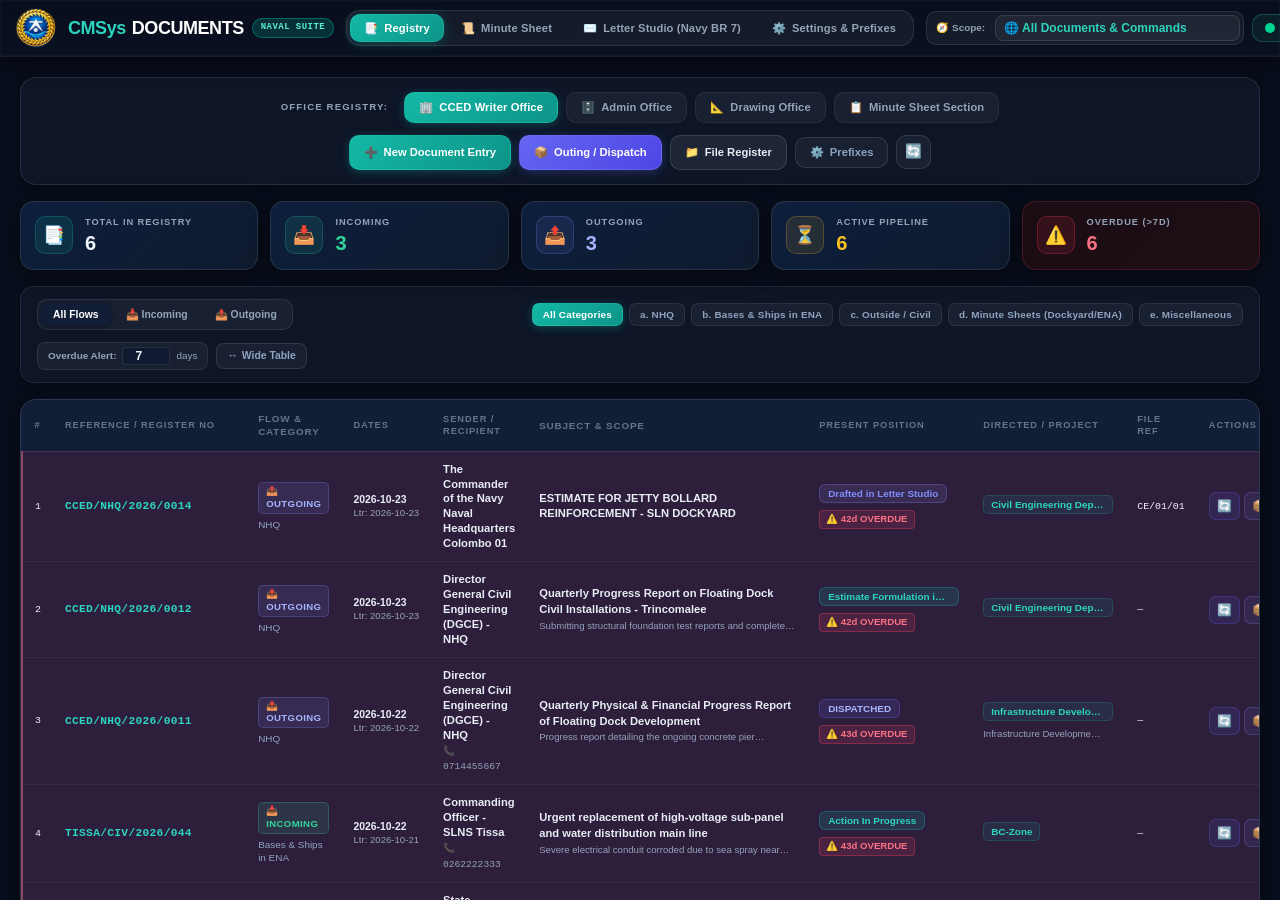
<file: index.html>
<!DOCTYPE html>
<html lang="en" class="h-full dark">
<head>
    <meta charset="UTF-8">
    <meta name="viewport" content="width=device-width, initial-scale=1.0">
    <title>CMSys Documents — Naval Document, Minute & Registry System</title>
    <!-- Tailwind CSS (Offline Static) -->
    <link rel="stylesheet" href="tailwind-static.css">
    <!-- Sinhala Fonts Suite -->
    <link rel="stylesheet" href="sinhala-fonts.css">
    <!-- Master Custom Styles -->
    <link rel="stylesheet" href="style.css">
    <link rel="icon" type="image/png" href="logo-crest.png">
    <style>
        /* Dark-mode flicker prevention */
        html.dark { background-color: #080e1c !important; color: #e8edf5 !important; }
    </style>
</head>
<body class="h-full font-sans antialiased flex flex-col" style="background-color:#080e1c;color:#e8edf5;">

    <!-- ========================================================================= -->
    <!-- TOP NAVIGATION BAR                                                        -->
    <!-- ========================================================================= -->
    <header class="glass-header sticky top-0 z-40 border-b border-teal-500/20 shadow-xl text-white">
        <div class="max-w-[99vw] mx-auto px-4 py-2 flex items-center justify-between gap-3">
            
            <!-- Brand & Crest -->
            <div class="flex items-center gap-3 shrink-0">
                <img src="logo-crest.png" alt="Sri Lanka Navy" class="h-10 w-10 object-contain drop-shadow">
                <div>
                    <div class="flex items-center gap-2">
                        <h1 class="text-base sm:text-lg font-black tracking-tight flex items-center gap-1.5 leading-none">
                            <span class="text-teal-400">CMSys</span> DOCUMENTS
                        </h1>
                        <span class="text-[9px] font-mono px-2 py-0.5 rounded-full bg-teal-500/20 text-teal-300 border border-teal-500/40 font-bold uppercase tracking-wider">
                            NAVAL SUITE
                        </span>
                    </div>
                    <p class="text-[10px] text-slate-400 hidden xl:block leading-tight mt-0.5">
                        Sri Lanka Navy • Command Civil Engineering Department (East) • Dockyard Trincomalee
                    </p>
                </div>
            </div>

            <!-- Main Navigation Section Tabs -->
            <nav style="display:flex;align-items:center;gap:3px;background:rgba(255,255,255,0.05);padding:3px;border-radius:14px;border:1px solid rgba(255,255,255,0.10)" class="shrink-0">
                <button type="button" onclick="switchMainTab('registry')" id="tabBtn-registry" class="nav-tab-btn active" style="padding:6px 14px;border-radius:10px;font-size:0.7rem;font-weight:700;display:flex;align-items:center;gap:6px;cursor:pointer;transition:all 200ms">
                    <span>📑</span> Registry
                </button>
                <button type="button" onclick="switchMainTab('minutesheet')" id="tabBtn-minutesheet" class="nav-tab-btn" style="padding:6px 14px;border-radius:10px;font-size:0.7rem;font-weight:600;color:#94a3b8;display:flex;align-items:center;gap:6px;cursor:pointer;transition:all 200ms">
                    <span>📜</span> Minute Sheet
                </button>
                <button type="button" onclick="switchMainTab('letterstudio')" id="tabBtn-letterstudio" class="nav-tab-btn" style="padding:6px 14px;border-radius:10px;font-size:0.7rem;font-weight:600;color:#94a3b8;display:flex;align-items:center;gap:6px;cursor:pointer;transition:all 200ms">
                    <span>✉️</span> Letter Studio (Navy BR 7)
                </button>
                <button type="button" onclick="switchMainTab('settings')" id="tabBtn-settings" class="nav-tab-btn" style="padding:6px 14px;border-radius:10px;font-size:0.7rem;font-weight:600;color:#94a3b8;display:flex;align-items:center;gap:6px;cursor:pointer;transition:all 200ms">
                    <span>⚙️</span> Settings & Prefixes
                </button>
            </nav>

            <!-- Dedicated Standalone Studios Direct Launchers -->
            <div class="hidden lg:flex items-center gap-1.5 shrink-0 pl-1 border-l border-slate-700/60">
                <a href="letters" class="px-2.5 py-1.5 rounded-xl text-[11px] font-bold bg-amber-500/15 text-amber-300 hover:bg-amber-500 hover:text-slate-950 border border-amber-500/30 transition flex items-center gap-1.5 shadow-sm" title="Launch Dedicated Standalone Naval Letter Studio (Air-gapped Full Screen /letters)">
                    <span>✉️</span> Studio (/letters) ↗
                </a>
                <a href="minute" class="px-2.5 py-1.5 rounded-xl text-[11px] font-bold bg-teal-500/15 text-teal-300 hover:bg-teal-500 hover:text-slate-950 border border-teal-500/30 transition flex items-center gap-1.5 shadow-sm" title="Launch Dedicated Standalone Minute Sheet Studio (/minute)">
                    <span>📜</span> Studio (/minute) ↗
                </a>
            </div>

            <!-- Utility Controls (Search, Overdue Badge, Theme Toggle, Firebase Status) -->
            <div class="flex items-center gap-2 shrink-0">
                <!-- Global Scope / Zone Selector -->
                <div style="display:flex;align-items:center;gap:4px;background:rgba(255,255,255,0.05);padding:3px;border-radius:10px;border:1px solid rgba(255,255,255,0.10)">
                    <span style="font-size:0.62rem;font-weight:700;color:#94a3b8;padding:0 6px;display:flex;align-items:center;gap:4px">
                        <span>🧭</span> Scope:
                    </span>
                    <select id="globalScopeSelect" onchange="onGlobalScopeChange(this.value)" class="bg-slate-900 text-teal-300 font-semibold px-2 py-1 rounded-lg border border-slate-700 outline-none text-xs cursor-pointer">
                        <option value="ALL">🌐 All Documents & Commands</option>
                        <option value="A-Zone">📍 A-Zone (Admin & Waterfront)</option>
                        <option value="BC-Zone">📍 BC-Zone (Residential & Facilities)</option>
                        <option value="D-Zone">📍 D-Zone (Technical & Industrial)</option>
                        <option value="Carpentry Shop">🛠️ Carpentry Workshop</option>
                        <option value="Welding Shop">⚡ Welding Workshop</option>
                        <option value="Masonry Shop">🧱 Masonry & Concrete</option>
                        <option value="Plumbing Shop">🚰 Plumbing & Water Supply</option>
                    </select>
                </div>

                <!-- Global Search -->
                <div class="relative hidden lg:block">
                    <input type="text" id="globalSearchInput" oninput="onGlobalSearch(this.value)" placeholder="Search ref, subject..." class="w-44 xl:w-56 px-3 py-1.5 pl-8 text-xs bg-slate-900/90 border border-slate-700 rounded-xl text-white placeholder-slate-400 focus:outline-none focus:border-teal-500">
                    <span class="absolute left-2.5 top-2 text-slate-400 text-xs">🔍</span>
                </div>

                <!-- Firebase Ecosystem Live Indicator -->
                <button type="button" onclick="openEcosystemModal()" id="fbClusterPill" style="display:flex;align-items:center;gap:6px;padding:5px 12px;border-radius:10px;font-size:0.65rem;font-family:ui-monospace,monospace;font-weight:700;cursor:pointer;border:1px solid rgba(52,211,153,0.25);background:rgba(52,211,153,0.08);color:#a7f3d0;transition:all 200ms" title="Click to view CMSys Ecosystem Firebase Cluster Status">
                    <span id="fbIndicatorDot" class="w-2.5 h-2.5 rounded-full bg-emerald-400 animate-pulse"></span>
                    <span id="fbIndicatorText" class="text-[11px] hidden sm:inline">FB: Synchronized</span>
                </button>

                <!-- Theme Toggle Button -->
                <button type="button" onclick="toggleTheme()" style="padding:6px 9px;border-radius:10px;background:rgba(255,255,255,0.06);border:1px solid rgba(255,255,255,0.12);color:#94a3b8;cursor:pointer;transition:all 200ms;font-size:0.9rem" title="Toggle Dark/Light Mode">
                    <span id="themeIcon">☀️</span>
                </button>
            </div>
        </div>
    </header>

    <!-- ========================================================================= -->
    <!-- MAIN CONTENT VIEW AREA                                                    -->
    <!-- ========================================================================= -->
    <main class="flex-1 overflow-y-auto p-3 sm:p-5 max-w-[99vw] mx-auto w-full" style="background:#080e1c">

        <!-- ===================================================================== -->
        <!-- 1. REGISTRY VIEW                                                      -->
        <!-- ===================================================================== -->
        <section id="view-registry" class="space-y-4" style="background:#080e1c">
            
            <!-- Registry Header with Office Tabs -->
            <div style="background:#0d1527;border-radius:16px;padding:14px 16px;border:1px solid rgba(255,255,255,0.10);box-shadow:0 2px 12px rgba(0,0,0,0.40);display:flex;flex-direction:column;gap:12px" class="md:flex-row md:items-center">
                <div class="flex items-center gap-2 flex-wrap">
                    <span style="font-size:0.6rem;font-weight:800;text-transform:uppercase;letter-spacing:0.12em;color:#94a3b8;margin-right:8px">Office Registry:</span>
                    <button type="button" onclick="switchRegistryOffice('cced_writer')" id="officeTab-cced_writer" class="office-pill active" style="padding:6px 14px;border-radius:10px;font-size:0.7rem;font-weight:700;background:linear-gradient(135deg,#14b8a6,#0d9488);color:white;border:1px solid rgba(45,212,191,0.30);box-shadow:0 2px 10px rgba(20,184,166,0.28);display:flex;align-items:center;gap:6px;cursor:pointer;transition:all 200ms">
                        <span>🏢</span> CCED Writer Office
                    </button>
                    <button type="button" onclick="switchRegistryOffice('admin_office')" id="officeTab-admin_office" class="office-pill" style="padding:6px 14px;border-radius:10px;font-size:0.7rem;font-weight:600;background:rgba(255,255,255,0.05);color:#8fa3bf;border:1px solid rgba(255,255,255,0.08);display:flex;align-items:center;gap:6px;cursor:pointer;transition:all 200ms">
                        <span>🗄️</span> Admin Office
                    </button>
                    <button type="button" onclick="switchRegistryOffice('drawing_office')" id="officeTab-drawing_office" class="office-pill" style="padding:6px 14px;border-radius:10px;font-size:0.7rem;font-weight:600;background:rgba(255,255,255,0.05);color:#8fa3bf;border:1px solid rgba(255,255,255,0.08);display:flex;align-items:center;gap:6px;cursor:pointer;transition:all 200ms">
                        <span>📐</span> Drawing Office
                    </button>
                    <button type="button" onclick="switchRegistryOffice('minute_sheet')" id="officeTab-minute_sheet" class="office-pill" style="padding:6px 14px;border-radius:10px;font-size:0.7rem;font-weight:600;background:rgba(255,255,255,0.05);color:#8fa3bf;border:1px solid rgba(255,255,255,0.08);display:flex;align-items:center;gap:6px;cursor:pointer;transition:all 200ms">
                        <span>📋</span> Minute Sheet Section
                    </button>
                </div>

                <!-- Primary Action Buttons -->
                <div class="flex items-center gap-2 flex-wrap">
                    <button type="button" onclick="openNewDocumentModal()" style="padding:8px 14px;border-radius:10px;font-size:0.7rem;font-weight:700;background:linear-gradient(135deg,#14b8a6,#0d9488);color:white;border:1px solid rgba(45,212,191,0.30);box-shadow:0 2px 10px rgba(20,184,166,0.30);display:flex;align-items:center;gap:6px;cursor:pointer;transition:all 200ms ease" onmouseover="this.style.transform='translateY(-1px)';this.style.boxShadow='0 4px 16px rgba(20,184,166,0.45)'" onmouseout="this.style.transform='';this.style.boxShadow='0 2px 10px rgba(20,184,166,0.30)'"><span>➕</span> New Document Entry
                    </button>
                    <button type="button" onclick="openOutingModal()" style="padding:8px 14px;border-radius:10px;font-size:0.7rem;font-weight:700;background:linear-gradient(135deg,#6366f1,#4f46e5);color:white;border:1px solid rgba(129,140,248,0.30);box-shadow:0 2px 10px rgba(99,102,241,0.30);display:flex;align-items:center;gap:6px;cursor:pointer;transition:all 200ms ease"><span>📦</span> Outing / Dispatch
                    </button>
                    <button type="button" onclick="openFileRegisterModal()" style="padding:8px 14px;border-radius:10px;font-size:0.7rem;font-weight:700;background:rgba(255,255,255,0.07);color:#e8edf5;border:1px solid rgba(255,255,255,0.12);display:flex;align-items:center;gap:6px;cursor:pointer;transition:all 200ms ease"><span>📁</span> File Register
                    </button>
                    <button type="button" onclick="openPrefixSettingsModal()" style="padding:6px 14px;border-radius:10px;font-size:0.7rem;font-weight:600;background:rgba(255,255,255,0.05);color:#8fa3bf;border:1px solid rgba(255,255,255,0.10);display:flex;align-items:center;gap:6px;cursor:pointer;transition:all 200ms" title="Manage Outgoing Prefixes">
                        <span>⚙️</span> Prefixes
                    </button>
                    <button type="button" onclick="refreshRegistryData()" style="padding:6px 8px;border-radius:10px;background:rgba(255,255,255,0.05);border:1px solid rgba(255,255,255,0.10);color:#8fa3bf;cursor:pointer;transition:all 200ms;font-size:0.85rem" title="Refresh Registry">
                        <span>🔄</span>
                    </button>
                </div>
            </div>

            <!-- Registry Metric Cards -->
            <div class="metric-cards-grid">
                <div style="background:linear-gradient(135deg,#0d1f3c 0%,#0f1a2e 100%);border-radius:14px;padding:14px;border:1px solid rgba(255,255,255,0.10);box-shadow:0 4px 20px rgba(0,0,0,0.50);display:flex;align-items:center;gap:12px;transition:transform 200ms ease">
                    <div style="width:38px;height:38px;border-radius:10px;background:rgba(20,184,166,0.12);border:1px solid rgba(20,184,166,0.25);display:flex;align-items:center;justify-content:center;font-size:1.1rem;flex-shrink:0">📑</div>
                    <div>
                        <p style="font-size:0.58rem;font-weight:800;color:#94a3b8;text-transform:uppercase;letter-spacing:0.10em">Total in Registry</p>
                        <p style="font-size:1.25rem;font-weight:900;color:#f1f5f9;line-height:1.2;margin-top:1px" id="statTotalDocs">0</p>
                    </div>
                </div>

                <div style="background:linear-gradient(135deg,#0d1f3c 0%,#0f1a2e 100%);border-radius:14px;padding:14px;border:1px solid rgba(255,255,255,0.10);box-shadow:0 4px 20px rgba(0,0,0,0.50);display:flex;align-items:center;gap:12px">
                    <div style="width:38px;height:38px;border-radius:10px;background:rgba(52,211,153,0.10);border:1px solid rgba(52,211,153,0.22);display:flex;align-items:center;justify-content:center;font-size:1.1rem;flex-shrink:0">📥</div>
                    <div>
                        <p style="font-size:0.58rem;font-weight:800;color:#94a3b8;text-transform:uppercase;letter-spacing:0.10em">Incoming</p>
                        <p style="font-size:1.25rem;font-weight:900;color:#34d399;line-height:1.2;margin-top:1px" id="statIncomingDocs">0</p>
                    </div>
                </div>

                <div style="background:linear-gradient(135deg,#0d1f3c 0%,#0f1a2e 100%);border-radius:14px;padding:14px;border:1px solid rgba(255,255,255,0.10);box-shadow:0 4px 20px rgba(0,0,0,0.50);display:flex;align-items:center;gap:12px">
                    <div style="width:38px;height:38px;border-radius:10px;background:rgba(129,140,248,0.10);border:1px solid rgba(129,140,248,0.22);display:flex;align-items:center;justify-content:center;font-size:1.1rem;flex-shrink:0">📤</div>
                    <div>
                        <p style="font-size:0.58rem;font-weight:800;color:#94a3b8;text-transform:uppercase;letter-spacing:0.10em">Outgoing</p>
                        <p style="font-size:1.25rem;font-weight:900;color:#a5b4fc;line-height:1.2;margin-top:1px" id="statOutgoingDocs">0</p>
                    </div>
                </div>

                <div style="background:linear-gradient(135deg,#0d1f3c 0%,#0f1a2e 100%);border-radius:14px;padding:14px;border:1px solid rgba(255,255,255,0.10);box-shadow:0 4px 20px rgba(0,0,0,0.50);display:flex;align-items:center;gap:12px">
                    <div style="width:38px;height:38px;border-radius:10px;background:rgba(251,191,36,0.10);border:1px solid rgba(251,191,36,0.22);display:flex;align-items:center;justify-content:center;font-size:1.1rem;flex-shrink:0">⏳</div>
                    <div>
                        <p style="font-size:0.58rem;font-weight:800;color:#94a3b8;text-transform:uppercase;letter-spacing:0.10em">Active Pipeline</p>
                        <p style="font-size:1.25rem;font-weight:900;color:#fbbf24;line-height:1.2;margin-top:1px" id="statActiveDocs">0</p>
                    </div>
                </div>

                <div onclick="toggleFilterOverdueOnly()" style="background:linear-gradient(135deg,#1a0c12 0%,#1d0f16 100%);border-radius:14px;padding:14px;border:1px solid rgba(244,63,94,0.20);box-shadow:0 4px 20px rgba(0,0,0,0.50);display:flex;align-items:center;justify-content:space-between;gap:12px;cursor:pointer;transition:all 200ms ease" onmouseover="this.style.borderColor='rgba(244,63,94,0.40)'" onmouseout="this.style.borderColor='rgba(244,63,94,0.20)'">
                    <div style="display:flex;align-items:center;gap:12px">
                        <div style="width:38px;height:38px;border-radius:10px;background:rgba(244,63,94,0.12);border:1px solid rgba(244,63,94,0.28);display:flex;align-items:center;justify-content:center;font-size:1.1rem;flex-shrink:0">⚠️</div>
                        <div>
                            <p style="font-size:0.58rem;font-weight:800;color:#94a3b8;text-transform:uppercase;letter-spacing:0.10em">Overdue (&gt;<span id="statOverdueDaysBadge">7</span>d)</p>
                            <p style="font-size:1.25rem;font-weight:900;color:#fb7185;line-height:1.2;margin-top:1px" id="statOverdueDocs">0</p>
                        </div>
                    </div>
                    <span id="overdueActiveIndicator" class="hidden" style="font-size:0.6rem;font-weight:700;padding:2px 6px;border-radius:4px;background:rgba(244,63,94,0.20);color:#fb7185;border:1px solid rgba(244,63,94,0.35)">FILTERED</span>
                </div>
            </div>

            <!-- Registry Filters & Category Sub-Bar -->
            <div style="background:#0d1527;border-radius:14px;padding:12px 16px;border:1px solid rgba(255,255,255,0.08);box-shadow:0 2px 10px rgba(0,0,0,0.35)">
                <div class="flex items-center justify-between flex-wrap gap-3">
                    <!-- Flow Tabs: ALL / INCOMING / OUTGOING -->
                    <div style="display:flex;align-items:center;gap:3px;background:rgba(255,255,255,0.05);padding:3px;border-radius:10px;border:1px solid rgba(255,255,255,0.08)">
                        <button type="button" onclick="setRegistryFlowFilter('ALL')" id="flowTab-ALL" class="flow-pill active" style="padding:4px 12px;border-radius:8px;font-size:0.65rem;font-weight:700;background:#111e35;color:#e8edf5;border:none;cursor:pointer;box-shadow:0 1px 4px rgba(0,0,0,0.40)">
                            All Flows
                        </button>
                        <button type="button" onclick="setRegistryFlowFilter('INCOMING')" id="flowTab-INCOMING" class="flow-pill" style="padding:4px 12px;border-radius:8px;font-size:0.65rem;font-weight:700;color:#94a3b8;background:none;border:none;cursor:pointer;transition:color 150ms">
                            📥 Incoming
                        </button>
                        <button type="button" onclick="setRegistryFlowFilter('OUTGOING')" id="flowTab-OUTGOING" class="flow-pill" style="padding:4px 12px;border-radius:8px;font-size:0.65rem;font-weight:700;color:#94a3b8;background:none;border:none;cursor:pointer;transition:color 150ms">
                            📤 Outgoing
                        </button>
                    </div>

                    <!-- Category Pills Container (Dynamic per Office) -->
                    <div id="officeCategoryPills" class="flex items-center gap-1.5 flex-wrap text-xs">
                        <!-- Populated dynamically -->
                    </div>

                    <!-- Right Controls: Overdue threshold, Wide Table Toggle -->
                    <div class="flex items-center gap-2">
                        <div style="display:flex;align-items:center;gap:6px;background:rgba(255,255,255,0.05);padding:4px 10px;border-radius:8px;border:1px solid rgba(255,255,255,0.08)">
                            <label style="font-size:0.62rem;font-weight:600;color:#94a3b8">Overdue Alert:</label>
                            <input type="number" id="cfgOverdueDaysInput" value="7" min="1" max="90" onchange="changeOverdueThreshold(this.value)" class="w-12 text-center text-xs font-bold bg-white dark:bg-slate-900 rounded border border-slate-300 dark:border-slate-600 outline-none">
                            <span style="font-size:0.62rem;color:#94a3b8">days</span>
                        </div>
                        <button type="button" onclick="toggleWideTableMode()" id="btnWideTable" style="padding:4px 10px;border-radius:8px;font-size:0.65rem;font-weight:700;background:rgba(255,255,255,0.05);border:1px solid rgba(255,255,255,0.10);color:#8fa3bf;cursor:pointer;display:flex;align-items:center;gap:4px;transition:all 150ms">
                            <span>↔️</span> Wide Table
                        </button>
                    </div>
                </div>
            </div>

            <!-- Registry Data Table Container -->
            <div id="registryTableContainer" style="background:#0d1527;border-radius:16px;border:1px solid rgba(255,255,255,0.10);overflow:hidden;box-shadow:0 4px 24px rgba(0,0,0,0.55)">
                <div class="overflow-x-auto">
                    <table class="w-full text-left text-xs border-collapse">
                        <thead style="background:#0f1a2e;border-bottom:1px solid rgba(255,255,255,0.10)">
                            <tr>
                                <th style="padding:8px 12px;width:48px;text-align:center;font-size:0.58rem;font-weight:800;letter-spacing:0.10em;text-transform:uppercase;color:#94a3b8">#</th>
                                <th style="padding:8px 12px;font-size:0.58rem;font-weight:800;letter-spacing:0.10em;text-transform:uppercase;color:#94a3b8">Reference / Register No</th>
                                <th class="p-3">Flow & Category</th>
                                <th style="padding:8px 12px;font-size:0.58rem;font-weight:800;letter-spacing:0.10em;text-transform:uppercase;color:#94a3b8">Dates</th>
                                <th style="padding:8px 12px;font-size:0.58rem;font-weight:800;letter-spacing:0.10em;text-transform:uppercase;color:#94a3b8">Sender / Recipient</th>
                                <th class="p-3 min-w-[280px]">Subject & Scope</th>
                                <th style="padding:8px 12px;font-size:0.58rem;font-weight:800;letter-spacing:0.10em;text-transform:uppercase;color:#94a3b8">Present Position</th>
                                <th style="padding:8px 12px;font-size:0.58rem;font-weight:800;letter-spacing:0.10em;text-transform:uppercase;color:#94a3b8">Directed / Project</th>
                                <th style="padding:8px 12px;font-size:0.58rem;font-weight:800;letter-spacing:0.10em;text-transform:uppercase;color:#94a3b8">File Ref</th>
                                <th style="padding:8px 12px;font-size:0.58rem;font-weight:800;letter-spacing:0.10em;text-transform:uppercase;color:#94a3b8" style="padding:8px 12px;font-size:0.58rem;font-weight:800;letter-spacing:0.10em;text-transform:uppercase;color:#94a3b8;text-align:right">Actions</th>
                            </tr>
                        </thead>
                        <tbody id="registryTableBody" >
                            <!-- Populated dynamically via renderRegistryTable() -->
                        </tbody>
                    </table>
                </div>
                <div id="registryTableEmptyState" class="hidden p-10 text-center text-slate-400">
                    <span class="text-3xl block mb-2">📭</span>
                    <p class="font-bold">No documents matching current filters.</p>
                </div>
            </div>
        </section>

        <!-- ===================================================================== -->
        <!-- 2. MINUTE SHEET SECTION                                               -->
        <!-- ===================================================================== -->
        <section id="view-minutesheet" class="hidden space-y-4">
            
            <!-- Minute Sheet Section Header & Sub-Tabs -->
            <div class="bg-gradient-to-r from-teal-950 via-slate-900 to-slate-950 p-5 rounded-2xl text-white shadow-md border border-teal-900/40 flex flex-col sm:flex-row sm:items-center justify-between gap-4">
                <div class="space-y-1">
                    <div class="flex items-center gap-2">
                        <span class="text-2xl p-2 bg-teal-500/20 rounded-xl border border-teal-500/30">📜</span>
                        <div>
                            <h2 class="text-lg font-black tracking-tight text-white flex items-center gap-2">
                                NAVAL MINUTE SHEET STUDIO
                            </h2>
                            <p class="text-xs text-slate-300">
                                Draft official Naval Minute Sheets (Pic 1, 2, 3 Layout), manage templates, and prepare printing packages.
                            </p>
                        </div>
                    </div>
                </div>

                <!-- Sub-Tabs: Builder, Templates, Saved -->
                <div class="flex items-center gap-1.5 bg-slate-800/80 p-1 rounded-xl border border-slate-700 text-xs">
                    <button type="button" onclick="switchMinuteSubTab('builder')" id="msSubTab-builder" class="px-3 py-1.5 rounded-lg font-bold bg-teal-600 text-white shadow-xs transition-all">
                        ✏️ Builder Desk
                    </button>
                    <button type="button" onclick="switchMinuteSubTab('templates')" id="msSubTab-templates" class="px-3 py-1.5 rounded-lg font-medium text-slate-300 hover:text-white transition-all">
                        📋 Templates Inventory
                    </button>
                    <button type="button" onclick="switchMinuteSubTab('saved')" id="msSubTab-saved" class="px-3 py-1.5 rounded-lg font-medium text-slate-300 hover:text-white transition-all">
                        📂 Saved Minutes
                    </button>
                </div>
            </div>

            <!-- Standalone Studio Switch Banner -->
            <div class="bg-teal-950/40 border border-teal-500/30 p-3 rounded-xl flex flex-col sm:flex-row items-center justify-between text-xs text-teal-200 gap-2">
                <div class="flex items-center gap-2">
                    <span class="text-base">🚀</span>
                    <span><strong>Dedicated Minute Studio Available:</strong> Access the focused full-screen minute drafting canvas directly at <code class="bg-teal-900/60 px-1.5 py-0.5 rounded text-white font-mono text-[11px]">/minute</code>.</span>
                </div>
                <a href="minute" class="px-3.5 py-1.5 rounded-lg bg-teal-500 text-slate-950 font-bold hover:bg-teal-400 transition flex items-center gap-1.5 shrink-0 shadow">
                    <span>📜</span> Launch Dedicated Minute Studio ↗
                </a>
            </div>

            <!-- SUB-PANEL 1: MINUTE SHEET BUILDER DESK (Two Columns) -->
            <div id="msPanel-builder" class="grid grid-cols-1 lg:grid-cols-12 gap-5">
                
                <!-- Left: Drafting Controls & Input Fields -->
                <div class="lg:col-span-6 bg-white dark:bg-slate-900 p-5 rounded-2xl border border-slate-200 dark:border-slate-800 shadow-sm space-y-4 max-h-[88vh] overflow-y-auto">
                    
                    <!-- Language & Preset Quick Bar -->
                    <div class="flex items-center justify-between border-b border-slate-100 dark:border-slate-800 pb-3 flex-wrap gap-2">
                        <div class="flex items-center gap-1.5 bg-slate-100 dark:bg-slate-800 p-0.5 rounded-xl border border-slate-200 dark:border-slate-700 text-xs">
                            <button type="button" onclick="setMinuteLang('si')" id="btnMsLangSi" class="px-3 py-1 rounded-lg font-bold bg-teal-600 text-white shadow-xs transition-all">
                                🇱🇰 සිංහල
                            </button>
                            <button type="button" onclick="setMinuteLang('en')" id="btnMsLangEn" class="px-3 py-1 rounded-lg font-medium text-slate-600 dark:text-slate-400 transition-all">
                                🇬🇧 English
                            </button>
                        </div>

                        <!-- Autofill from Registry Job Minute -->
                        <div class="flex items-center gap-1.5">
                            <select id="msAutofillSelect" onchange="autoFillMinuteFromRegistry(this.value)" class="text-xs px-2.5 py-1 border border-slate-300 dark:border-slate-700 rounded-lg bg-slate-50 dark:bg-slate-800 text-slate-800 dark:text-slate-200 outline-none max-w-[220px]">
                                <option value="">⚡ Autofill from Registry Minute</option>
                            </select>
                            <button type="button" onclick="resetMinuteForm()" class="text-xs text-rose-600 dark:text-rose-400 hover:underline px-2 py-1 font-bold">
                                Clear
                            </button>
                        </div>
                    </div>

                    <!-- Central Minute Sequence & Underlined Originator Tag -->
                    <div class="p-3 bg-teal-50/60 dark:bg-teal-950/20 rounded-xl border border-teal-200 dark:border-teal-900/40 grid grid-cols-1 sm:grid-cols-2 gap-3 text-xs">
                        <div>
                            <div class="flex items-center justify-between mb-1">
                                <label class="font-bold text-teal-950 dark:text-teal-300 uppercase text-[10px]">Central Minute Sequence No</label>
                                <span class="text-[9px] text-teal-700 dark:text-teal-400 font-mono">e.g. M 01, M 02</span>
                            </div>
                            <input type="text" id="msInputMinuteSeq" oninput="updateMinutePreview()" value="M 01" placeholder="M 01" class="w-full px-2.5 py-1.5 bg-white dark:bg-slate-900 border border-slate-300 dark:border-slate-700 rounded-lg font-mono font-bold text-xs outline-none">
                        </div>
                        <div>
                            <div class="flex items-center justify-between mb-1">
                                <label class="font-bold text-teal-950 dark:text-teal-300 uppercase text-[10px]">Underlined Originator Tag</label>
                                <select id="msOriginatorTagPreset" onchange="applyOriginatorTagPreset(this.value)" class="text-[9px] px-1 py-0.5 border border-teal-300 dark:border-teal-700 rounded bg-white dark:bg-slate-800 outline-none">
                                    <option value="">-- Presets --</option>
                                    <option value="BY CCEO(E)">BY CCEO(E)</option>
                                    <option value="BY DNCE">BY DNCE</option>
                                    <option value="BY SEC">BY SEC</option>
                                    <option value="BY DNW">BY DNW</option>
                                    <option value="BY COMEN">BY COMEN</option>
                                </select>
                            </div>
                            <input type="text" id="msInputOriginatorTag" oninput="updateMinutePreview()" value="BY CCEO(E)" placeholder="BY CCEO(E)" class="w-full px-2.5 py-1.5 bg-white dark:bg-slate-900 border border-slate-300 dark:border-slate-700 rounded-lg font-bold uppercase text-xs outline-none">
                        </div>
                    </div>

                    <!-- Typographic Calibration Slider Controls -->
                    <div class="p-3 bg-slate-50 dark:bg-slate-800/60 rounded-xl border border-slate-200 dark:border-slate-700/80 space-y-3 text-xs">
                        <div class="flex items-center justify-between">
                            <span class="font-bold text-slate-700 dark:text-slate-300 uppercase text-[10px] flex items-center gap-1.5">
                                <span>📐</span> Typographic Calibration & Paper Binding Controls
                            </span>
                            <button type="button" onclick="autoShrinkMinuteToFit()" class="text-[10px] font-bold text-teal-700 dark:text-teal-300 bg-teal-100 dark:bg-teal-950/80 px-2 py-0.5 rounded border border-teal-300 dark:border-teal-700 hover:bg-teal-200 cursor-pointer flex items-center gap-1">
                                <span>⚡</span> Auto-Shrink to Fit Single Page
                            </button>
                        </div>

                        <div class="grid grid-cols-1 sm:grid-cols-2 gap-3">
                            <!-- Divider Width Slider (50% to 100%) -->
                            <div>
                                <div class="flex items-center justify-between mb-1">
                                    <label class="text-[10px] font-bold text-slate-500 uppercase">Divider Width % (50% to 100%)</label>
                                    <span id="msDividerWidthBadge" class="text-[10px] font-mono font-bold text-teal-600 dark:text-teal-400">100%</span>
                                </div>
                                <input type="range" id="msDividerWidthSlider" min="50" max="100" value="100" oninput="onMinuteDividerWidthSlider(this.value)" class="cal-slider">
                            </div>

                            <!-- Right Margin Offset Slider (10mm to 35mm for punch hole & arch-lever binding) -->
                            <div>
                                <div class="flex items-center justify-between mb-1">
                                    <label class="text-[10px] font-bold text-slate-500 uppercase">Right Margin Offset (Hole Punch / Binding)</label>
                                    <span id="msRightMarginBadge" class="text-[10px] font-mono font-bold text-teal-600 dark:text-teal-400">20 mm</span>
                                </div>
                                <input type="range" id="msRightMarginSlider" min="10" max="35" value="20" oninput="onMinuteRightMarginSlider(this.value)" class="cal-slider">
                            </div>

                            <!-- Base Font Size Adjuster (8.5pt to 13pt) -->
                            <div>
                                <div class="flex items-center justify-between mb-1">
                                    <label class="text-[10px] font-bold text-slate-500 uppercase">Base Font Size (8.5pt - 13pt)</label>
                                    <span id="msFontSizeBadge" class="text-[10px] font-mono font-bold text-teal-600 dark:text-teal-400">11.0 pt</span>
                                </div>
                                <input type="range" id="msFontSizeSlider" min="8.5" max="13" step="0.5" value="11" oninput="onMinuteFontSizeSlider(this.value)" class="cal-slider">
                            </div>

                            <!-- Line Height Leading Adjustment (1.4 to 2.2) -->
                            <div>
                                <div class="flex items-center justify-between mb-1">
                                    <label class="text-[10px] font-bold text-slate-500 uppercase">Line Height Leading (1.4 - 2.2)</label>
                                    <span id="msLineHeightBadge" class="text-[10px] font-mono font-bold text-teal-600 dark:text-teal-400">1.65</span>
                                </div>
                                <input type="range" id="msLineHeightSlider" min="1.4" max="2.2" step="0.05" value="1.65" oninput="onMinuteLineHeightSlider(this.value)" class="cal-slider">
                            </div>
                        </div>

                        <div class="flex items-center gap-3 pt-1">
                            <div class="flex-1">
                                <label class="block text-[10px] font-bold text-slate-500 uppercase mb-0.5">Sinhala / Naval Serif Font</label>
                                <select id="msFontFamilySelect" onchange="setMinuteFont(this.value)" class="w-full px-2.5 py-1 bg-white dark:bg-slate-900 border border-slate-300 dark:border-slate-600 rounded-lg outline-none font-semibold text-xs">
                                    <option value="'Abhaya Libre', 'Noto Serif Sinhala', serif" selected>Abhaya Libre (Standard Naval Serif)</option>
                                    <option value="'Gemunu Libre', 'Noto Sans Sinhala', sans-serif">Gemunu Libre (Naval Sans)</option>
                                    <option value="'Noto Serif Sinhala', serif">Noto Serif Sinhala</option>
                                    <option value="'Noto Sans Sinhala', sans-serif">Noto Sans Sinhala</option>
                                    <option value="'Times New Roman', serif">Times New Roman</option>
                                </select>
                            </div>
                        </div>
                    </div>

                    <!-- Minute Reference & Date -->
                    <div class="grid grid-cols-1 sm:grid-cols-2 gap-3">
                        <div>
                            <div class="flex items-center justify-between mb-1">
                                <label class="block text-[11px] font-bold text-slate-700 dark:text-slate-300 uppercase">Minute Ref Number</label>
                                <button type="button" onclick="autoGenerateMinuteRef()" class="text-[10px] font-bold text-teal-600 dark:text-teal-400 hover:underline">
                                    ⚡ Generate Ref
                                </button>
                            </div>
                            <input type="text" id="msInputRefNo" oninput="updateMinutePreview()" placeholder="CCED/A/10/2216/26" class="w-full px-3 py-2 border border-slate-300 dark:border-slate-700 rounded-xl text-xs font-mono font-bold bg-slate-50 dark:bg-slate-800 text-slate-900 dark:text-white outline-none">
                        </div>
                        <div>
                            <label class="block text-[11px] font-bold text-slate-700 dark:text-slate-300 uppercase mb-1">Minute Date</label>
                            <input type="text" id="msInputDate" oninput="updateMinutePreview()" placeholder="2026 ඔක්තෝබර් මස 23" class="w-full px-3 py-2 border border-slate-300 dark:border-slate-700 rounded-xl text-xs bg-slate-50 dark:bg-slate-800 text-slate-900 dark:text-white outline-none">
                        </div>
                    </div>

                    <!-- Addressees (Left Column) -->
                    <div class="space-y-2 p-3 bg-amber-50/60 dark:bg-amber-950/20 rounded-xl border border-amber-200 dark:border-amber-900/40">
                        <div class="flex items-center justify-between">
                            <label class="text-[11px] font-bold text-amber-900 dark:text-amber-400 uppercase flex items-center gap-1.5">
                                <span>📌</span> Addressees (යොමුවන පාර්ශ්ව)
                            </label>
                            <button type="button" onclick="addMinuteAddresseeRow()" class="text-[10px] font-bold text-amber-800 dark:text-amber-300 bg-amber-100 dark:bg-amber-900/60 px-2 py-0.5 rounded border border-amber-300 dark:border-amber-700">
                                + Add Addressee
                            </button>
                        </div>
                        <div id="msAddresseesContainer" class="space-y-1.5">
                            <!-- Populated dynamically -->
                        </div>
                    </div>

                    <!-- Subject Line -->
                    <div>
                        <label class="block text-[11px] font-bold text-slate-700 dark:text-slate-300 uppercase mb-1">Subject / විෂයය <span class="text-rose-500">*</span></label>
                        <input type="text" id="msInputSubject" oninput="updateMinutePreview()" placeholder="ගොඩනැගිලි ප්‍රතිසංස්කරණ ඇස්තමේන්තුව සකස් කිරීම පිළිබඳව" class="w-full px-3 py-2 border border-slate-300 dark:border-slate-700 rounded-xl text-xs font-bold bg-slate-50 dark:bg-slate-800 text-slate-900 dark:text-white outline-none">
                    </div>

                    <!-- M-01 Originator Designation -->
                    <div class="space-y-1">
                        <div class="flex items-center justify-between">
                            <label class="text-[11px] font-bold text-rose-800 dark:text-rose-400 uppercase">M-01 Originator Designation (මඟින් යොමු කරන)</label>
                            <select id="msOriginatorSelect" onchange="applyMinuteOriginatorPreset(this.value)" class="text-[10px] px-2 py-0.5 border border-rose-300 dark:border-rose-700 rounded bg-white dark:bg-slate-800 text-slate-700 dark:text-slate-300 font-semibold outline-none">
                                <option value="">-- Choose from Settings --</option>
                            </select>
                        </div>
                        <input type="text" id="msInputOriginator" oninput="updateMinutePreview()" placeholder="කොට්ඨාස සිවිල් ඉංජිනේරු නිලධාරී (නැගෙනහිර) මඟින්" class="w-full px-3 py-2 border border-slate-300 dark:border-slate-700 rounded-xl text-xs bg-slate-50 dark:bg-slate-800 text-slate-900 dark:text-white outline-none">
                    </div>

                    <!-- Sinhala Naval Rank Transliteration Engine Widget -->
                    <div class="p-3 bg-indigo-50/60 dark:bg-indigo-950/20 rounded-xl border border-indigo-200 dark:border-indigo-900/40 space-y-2 text-xs">
                        <div class="flex items-center justify-between">
                            <span class="font-bold text-indigo-950 dark:text-indigo-300 uppercase text-[10px] flex items-center gap-1.5">
                                <span>⚓</span> Sinhala Naval Rank Transliteration Engine
                            </span>
                            <span class="text-[9px] text-indigo-600 dark:text-indigo-400 font-medium">SLN Official Designations</span>
                        </div>
                        <div class="grid grid-cols-1 sm:grid-cols-12 gap-2 items-center">
                            <div class="sm:col-span-5">
                                <select id="rankTransliterateSelect" onchange="onRankSelectChange(this.value)" class="w-full px-2 py-1 bg-white dark:bg-slate-900 border border-indigo-300 dark:border-indigo-700 rounded-lg text-xs font-semibold outline-none">
                                    <option value="">-- Quick Rank Lookup --</option>
                                    <option value="Commander (CE)">Commander (CE)</option>
                                    <option value="Lt Cdr (CE)">Lt Cdr (CE)</option>
                                    <option value="Lieutenant (CE)">Lieutenant (CE)</option>
                                    <option value="Sub Lieutenant (CE)">Sub Lieutenant (CE)</option>
                                    <option value="MCPO">MCPO</option>
                                    <option value="FCPO">FCPO</option>
                                    <option value="CPO">CPO</option>
                                    <option value="PO">PO</option>
                                    <option value="Leading">Leading Seaman</option>
                                    <option value="Able Seaman">Able Seaman (AB)</option>
                                    <option value="Ordinary Seaman">Ordinary Seaman (OD)</option>
                                </select>
                            </div>
                            <div class="sm:col-span-4">
                                <input type="text" id="rankSinhalaResult" readonly placeholder="සිංහල නිල නාමය..." class="w-full px-2 py-1 bg-white dark:bg-slate-900 border border-indigo-300 dark:border-indigo-700 rounded-lg text-xs font-bold text-indigo-950 dark:text-indigo-200 outline-none">
                            </div>
                            <div class="sm:col-span-3 flex items-center gap-1">
                                <button type="button" onclick="insertTransliteratedRankToPara()" class="flex-1 py-1 px-1.5 bg-indigo-600 hover:bg-indigo-700 text-white rounded text-[10px] font-bold cursor-pointer">
                                    + In Para
                                </button>
                                <button type="button" onclick="setTransliteratedRankToSign()" class="flex-1 py-1 px-1.5 bg-slate-700 hover:bg-slate-800 text-white rounded text-[10px] font-bold cursor-pointer">
                                    Set Sign
                                </button>
                            </div>
                        </div>
                    </div>

                    <!-- Paragraphs Dynamic Section -->
                    <div class="space-y-2 p-3 bg-slate-50 dark:bg-slate-800/40 rounded-xl border border-slate-200 dark:border-slate-700">
                        <div class="flex items-center justify-between flex-wrap gap-2">
                            <label class="text-[11px] font-bold text-slate-700 dark:text-slate-300 uppercase flex items-center gap-1.5">
                                <span>📝</span> Paragraphs Content (ඡේද අන්තර්ගතය)
                            </label>
                            <div class="flex items-center gap-1.5">
                                <!-- Sailor Search & Insert -->
                                <select id="msSailorInsertSelect" onchange="insertSailorIntoMinute(this.value)" class="text-[10px] px-2 py-0.5 border border-slate-300 dark:border-slate-600 rounded bg-white dark:bg-slate-900 text-slate-800 dark:text-slate-200 max-w-[160px] outline-none">
                                    <option value="">👤 Insert Sailor</option>
                                </select>
                                <button type="button" onclick="addMinuteParagraphRow()" class="text-[10px] font-bold text-teal-800 dark:text-teal-300 bg-teal-100 dark:bg-teal-900/60 px-2 py-0.5 rounded border border-teal-300 dark:border-teal-700">
                                    + Add Para
                                </button>
                            </div>
                        </div>
                        <div id="msParagraphsContainer" class="space-y-2">
                            <!-- Populated dynamically -->
                        </div>
                    </div>

                    <!-- Recommendation & Signatory Block -->
                    <div class="grid grid-cols-1 sm:grid-cols-2 gap-3">
                        <div>
                            <label class="block text-[11px] font-bold text-slate-700 dark:text-slate-300 uppercase mb-1">Final Recommendation / ඉදිරිපත් කිරීම</label>
                            <input type="text" id="msInputRecommendation" oninput="updateMinutePreview()" placeholder="ඉදිරි කටයුතු සඳහා කාරුණිකව ඉදිරිපත් කරමි." class="w-full px-3 py-2 border border-slate-300 dark:border-slate-700 rounded-xl text-xs bg-slate-50 dark:bg-slate-800 text-slate-900 dark:text-white outline-none">
                        </div>
                        <div>
                            <div class="flex items-center justify-between mb-1">
                                <label class="block text-[11px] font-bold text-slate-700 dark:text-slate-300 uppercase">Signatory Title</label>
                                <select id="msSignatorySelect" onchange="applyMinuteSignatoryPreset(this.value)" class="text-[10px] px-1.5 py-0.5 border border-slate-300 dark:border-slate-700 rounded bg-white dark:bg-slate-800 text-slate-700 dark:text-slate-300 outline-none">
                                    <option value="">-- Presets --</option>
                                </select>
                            </div>
                            <input type="text" id="msInputSignatory" oninput="updateMinutePreview()" placeholder="කොට්ඨාස සිවිල් ඉංජිනේරු නිලධාරී (නැගෙනහිර)" class="w-full px-3 py-2 border border-slate-300 dark:border-slate-700 rounded-xl text-xs bg-slate-50 dark:bg-slate-800 text-slate-900 dark:text-white outline-none">
                        </div>
                    </div>

                    <!-- Minute 02 (M-02) Endorsement Section Toggle -->
                    <div class="p-3 bg-blue-50/50 dark:bg-blue-950/20 rounded-xl border border-blue-200 dark:border-blue-900/40 space-y-3">
                        <label class="flex items-center justify-between cursor-pointer select-none">
                            <span class="text-xs font-bold text-blue-950 dark:text-blue-300 flex items-center gap-1.5">
                                <span>🔖</span> Minute 02 (M-02) Endorsement & Forwarding
                            </span>
                            <input type="checkbox" id="msToggleM02" onchange="toggleM02Section(this.checked)" class="w-4 h-4 text-blue-600 rounded">
                        </label>

                        <div id="msM02FieldsContainer" class="hidden space-y-3 pt-2 border-t border-blue-100 dark:border-blue-900/50">
                            <div class="grid grid-cols-1 sm:grid-cols-2 gap-3">
                                <div>
                                    <label class="block text-[10px] font-bold text-slate-600 dark:text-slate-400 uppercase mb-1">M-02 Addressee</label>
                                    <input type="text" id="msM02InputAddressee" oninput="updateMinutePreview()" placeholder="විධායක නිලධාරී - ශ්‍රීලංනෞ තිස්ස" class="w-full px-2.5 py-1.5 border border-slate-300 dark:border-slate-700 rounded-lg text-xs bg-white dark:bg-slate-900 outline-none">
                                </div>
                                <div>
                                    <label class="block text-[10px] font-bold text-slate-600 dark:text-slate-400 uppercase mb-1">M-02 Originator Designation</label>
                                    <input type="text" id="msM02InputOriginator" oninput="updateMinutePreview()" placeholder="කොට්ඨාස සිවිල් ඉංජිනේරු නිලධාරී (නැගෙනහිර) මඟින්" class="w-full px-2.5 py-1.5 border border-slate-300 dark:border-slate-700 rounded-lg text-xs bg-white dark:bg-slate-900 outline-none">
                                </div>
                            </div>
                            <div>
                                <div class="flex items-center justify-between mb-1">
                                    <label class="block text-[10px] font-bold text-slate-600 dark:text-slate-400 uppercase">M-02 Action Endorsement</label>
                                    <select id="msM02EndorsementPreset" onchange="applyM02EndorsementPhrase(this.value)" class="text-[10px] px-1.5 py-0.5 border border-slate-300 dark:border-slate-700 rounded bg-white dark:bg-slate-900 outline-none">
                                        <option value="">-- Quick Phrases --</option>
                                    </select>
                                </div>
                                <textarea id="msM02InputText" oninput="updateMinutePreview()" rows="2" placeholder="නිර්දේශ කර ඉදිරිපත් කරමි." class="w-full px-2.5 py-1.5 border border-slate-300 dark:border-slate-700 rounded-lg text-xs bg-white dark:bg-slate-900 outline-none"></textarea>
                            </div>
                            <div class="grid grid-cols-1 sm:grid-cols-2 gap-3">
                                <div>
                                    <label class="block text-[10px] font-bold text-slate-600 dark:text-slate-400 uppercase mb-1">M-02 Date</label>
                                    <input type="text" id="msM02InputDate" oninput="updateMinutePreview()" placeholder="2026 ඔක්තෝබර් මස 23" class="w-full px-2.5 py-1.5 border border-slate-300 dark:border-slate-700 rounded-lg text-xs bg-white dark:bg-slate-900 outline-none">
                                </div>
                                <div>
                                    <label class="block text-[10px] font-bold text-slate-600 dark:text-slate-400 uppercase mb-1">M-02 Signatory Title</label>
                                    <input type="text" id="msM02InputSignatory" oninput="updateMinutePreview()" placeholder="කොට්ඨාස සිවිල් ඉංජිනේරු නිලධාරී (නැගෙනහිර)" class="w-full px-2.5 py-1.5 border border-slate-300 dark:border-slate-700 rounded-lg text-xs bg-white dark:bg-slate-900 outline-none">
                                </div>
                            </div>
                        </div>
                    </div>

                    <!-- Action Buttons -->
                    <div class="pt-3 border-t border-slate-100 dark:border-slate-800 flex items-center justify-between gap-2 flex-wrap">
                        <button type="button" onclick="saveMinuteAsTemplatePrompt()" class="px-3.5 py-2 rounded-xl text-xs font-bold bg-slate-100 dark:bg-slate-800 hover:bg-slate-200 dark:hover:bg-slate-700 text-slate-700 dark:text-slate-300 transition-all cursor-pointer">
                            📋 Save as Template
                        </button>
                        <div class="flex items-center gap-2">
                            <button type="button" onclick="saveMinuteRecord()" class="px-4 py-2 rounded-xl text-xs font-bold bg-teal-600 hover:bg-teal-700 text-white shadow-xs transition-all cursor-pointer">
                                💾 Save Minute Record
                            </button>
                            <button type="button" onclick="openMinutePrintStudioModal()" class="px-4 py-2 rounded-xl text-xs font-bold bg-slate-900 hover:bg-slate-800 text-white shadow-xs transition-all cursor-pointer flex items-center gap-1.5">
                                🖨️ Print Studio / PDF
                            </button>
                        </div>
                    </div>
                </div>

                <!-- Right: Authentic Live A4 Paper Desk Preview -->
                <div class="lg:col-span-6 drafting-desk p-4 sm:p-6 rounded-2xl border border-slate-700 flex flex-col justify-between max-h-[88vh] overflow-hidden shadow-2xl">
                    <div class="flex items-center justify-between mb-2">
                        <span class="text-xs font-black text-slate-200 uppercase tracking-wider flex items-center gap-1.5">
                            <span>📄</span> Authentic A4 Naval Minute Paper View (210 × 297 mm)
                        </span>
                        <button type="button" onclick="openMinutePrintStudioModal()" class="text-xs font-bold text-teal-300 bg-slate-800/90 px-3 py-1 rounded-lg border border-teal-600/40 hover:bg-slate-700 flex items-center gap-1 cursor-pointer">
                            <span>🖨️</span> Print Setup Window
                        </button>
                    </div>

                    <!-- Scrollable Desk Canvas -->
                    <div class="paper-viewport flex-1 overflow-y-auto p-4 flex justify-center bg-slate-950/60 rounded-xl border border-slate-800">
                        <div id="minuteLivePaper" class="a4-canvas minute-sheet-paper w-full max-w-[680px] min-h-[960px] p-8 sm:p-10 text-black text-xs leading-relaxed relative">
                            <!-- Populated dynamically via updateMinutePreview() -->
                        </div>
                    </div>
                </div>
            </div>

            <!-- SUB-PANEL 2: TEMPLATE INVENTORY -->
            <div id="msPanel-templates" class="hidden space-y-4">
                <div class="bg-white dark:bg-slate-900 p-4 rounded-2xl border border-slate-200 dark:border-slate-800 flex items-center justify-between">
                    <div>
                        <h3 class="font-bold text-sm text-slate-800 dark:text-white">Minute Sheet Template Inventory</h3>
                        <p class="text-xs text-slate-400">Pre-formatted naval minute sheet structures for quick creation</p>
                    </div>
                    <button type="button" onclick="openNewMinuteTemplateModal()" class="px-3.5 py-1.5 rounded-xl text-xs font-bold bg-teal-600 text-white shadow-xs">
                        + New Template
                    </button>
                </div>
                <div id="msTemplatesGrid" class="grid grid-cols-1 md:grid-cols-2 lg:grid-cols-3 gap-4">
                    <!-- Populated dynamically -->
                </div>
            </div>

            <!-- SUB-PANEL 3: SAVED MINUTES REGISTER -->
            <div id="msPanel-saved" class="hidden space-y-4">
                <div class="bg-white dark:bg-slate-900 p-4 rounded-2xl border border-slate-200 dark:border-slate-800 flex items-center justify-between">
                    <div>
                        <h3 class="font-bold text-sm text-slate-800 dark:text-white">Saved Minute Sheet Records</h3>
                        <p class="text-xs text-slate-400">Minutes registered or drafted in the system</p>
                    </div>
                </div>
                <div id="msSavedTableContainer" class="bg-white dark:bg-slate-900 rounded-2xl border border-slate-200 dark:border-slate-800 overflow-hidden">
                    <table class="w-full text-left text-xs">
                        <thead class="bg-slate-100 dark:bg-slate-800 font-bold uppercase text-slate-500">
                            <tr>
                                <th class="p-3">Ref No</th>
                                <th class="p-3">Date</th>
                                <th class="p-3">Subject</th>
                                <th class="p-3">Addressees</th>
                                <th class="p-3">Status</th>
                                <th style="padding:8px 12px;font-size:0.58rem;font-weight:800;letter-spacing:0.10em;text-transform:uppercase;color:#94a3b8" style="padding:8px 12px;font-size:0.58rem;font-weight:800;letter-spacing:0.10em;text-transform:uppercase;color:#94a3b8;text-align:right">Actions</th>
                            </tr>
                        </thead>
                        <tbody id="msSavedTableBody" class="divide-y divide-slate-100 dark:divide-slate-800">
                            <!-- Populated dynamically -->
                        </tbody>
                    </table>
                </div>
            </div>
        </section>

        <!-- ===================================================================== -->
        <!-- 3. LETTER STUDIO (NAVY BR 7 CORRESPONDENCE)                            -->
        <!-- ===================================================================== -->
        <section id="view-letterstudio" class="hidden space-y-4">
            
            <!-- Letter Studio Header -->
            <div class="bg-gradient-to-r from-blue-950 via-slate-900 to-slate-950 p-5 rounded-2xl text-white shadow-md border border-blue-900/40 flex flex-col sm:flex-row sm:items-center justify-between gap-4">
                <div class="space-y-1">
                    <div class="flex items-center gap-2">
                        <span class="text-2xl p-2 bg-blue-500/20 rounded-xl border border-blue-500/30">✉️</span>
                        <div>
                            <h2 class="text-lg font-black tracking-tight text-white flex items-center gap-2">
                                NAVY BR 7 LETTER STUDIO
                            </h2>
                            <p class="text-xs text-slate-300">
                                Official Sri Lanka Navy Correspondence Builder conforming to Navy BR 7 standards, tone conventions & print window.
                            </p>
                        </div>
                    </div>
                </div>

                <!-- Sub-Tabs: Drafting Studio, Templates, Drafts Register -->
                <div class="flex items-center gap-1.5 bg-slate-800/80 p-1 rounded-xl border border-slate-700 text-xs">
                    <button type="button" onclick="switchLetterSubTab('drafting')" id="ltrSubTab-drafting" class="px-3 py-1.5 rounded-lg font-bold bg-blue-600 text-white shadow-xs transition-all">
                        ✍️ Letter Studio
                    </button>
                    <button type="button" onclick="switchLetterSubTab('templates')" id="ltrSubTab-templates" class="px-3 py-1.5 rounded-lg font-medium text-slate-300 hover:text-white transition-all">
                        📑 BR 7 Templates
                    </button>
                    <button type="button" onclick="switchLetterSubTab('drafts')" id="ltrSubTab-drafts" class="px-3 py-1.5 rounded-lg font-medium text-slate-300 hover:text-white transition-all">
                        📂 Drafts Register
                    </button>
                </div>
            </div>

            <!-- Standalone Studio Switch Banner -->
            <div class="bg-amber-950/40 border border-amber-500/30 p-3 rounded-xl flex flex-col sm:flex-row items-center justify-between text-xs text-amber-200 gap-2">
                <div class="flex items-center gap-2">
                    <span class="text-base">🚀</span>
                    <span><strong>Dedicated Naval Letter Studio (Pic 2) Available:</strong> Access the distraction-free, air-gapped studio with the collapsible Document Settings drawer at <code class="bg-amber-900/60 px-1.5 py-0.5 rounded text-white font-mono text-[11px]">/letters</code>.</span>
                </div>
                <a href="letters" class="px-3.5 py-1.5 rounded-lg bg-amber-500 text-slate-950 font-bold hover:bg-amber-400 transition flex items-center gap-1.5 shrink-0 shadow">
                    <span>✉️</span> Launch Dedicated Letter Studio ↗
                </a>
            </div>

            <!-- SUB-PANEL 1: LETTER DRAFTING STUDIO (Two Columns) -->
            <div id="ltrPanel-drafting" class="grid grid-cols-1 lg:grid-cols-12 gap-5">
                
                <!-- Left: BR 7 Correspondence Configuration -->
                <div class="lg:col-span-6 bg-white dark:bg-slate-900 p-5 rounded-2xl border border-slate-200 dark:border-slate-800 shadow-sm space-y-4 max-h-[88vh] overflow-y-auto">
                    
                    <!-- Security Classification & Precedence Banner -->
                    <div class="p-3 bg-slate-50 dark:bg-slate-800/60 rounded-xl border border-slate-200 dark:border-slate-700/80 space-y-2">
                        <div class="grid grid-cols-2 gap-3">
                            <div>
                                <label class="block text-[10px] font-bold text-slate-600 dark:text-slate-400 uppercase mb-1">Security Classification</label>
                                <select id="ltrInputSecurityClass" onchange="onLetterSecurityClassChange(this.value)" class="w-full px-2.5 py-1.5 bg-white dark:bg-slate-900 border border-slate-300 dark:border-slate-600 rounded-lg text-xs font-bold text-rose-700 dark:text-rose-400 outline-none">
                                    <option value="UNCLASSIFIED">UNCLASSIFIED</option>
                                    <option value="RESTRICTED" selected>RESTRICTED</option>
                                    <option value="CONFIDENTIAL">CONFIDENTIAL</option>
                                    <option value="SECRET">SECRET</option>
                                    <option value="TOP SECRET">TOP SECRET</option>
                                </select>
                            </div>
                            <div>
                                <label class="block text-[10px] font-bold text-slate-600 dark:text-slate-400 uppercase mb-1">Precedence / Priority</label>
                                <select id="ltrInputPrecedence" onchange="updateLetterPreview()" class="w-full px-2.5 py-1.5 bg-white dark:bg-slate-900 border border-slate-300 dark:border-slate-600 rounded-lg text-xs font-bold text-slate-800 dark:text-slate-200 outline-none">
                                    <option value="ROUTINE" selected>ROUTINE</option>
                                    <option value="PRIORITY">PRIORITY</option>
                                    <option value="IMMEDIATE">IMMEDIATE</option>
                                    <option value="FLASH">FLASH</option>
                                </select>
                            </div>
                        </div>

                        <!-- Secret / Top Secret Copy & Page Numbering Meta -->
                        <div id="ltrSecretMetaInputs" class="hidden pt-2 border-t border-slate-200 dark:border-slate-700 grid grid-cols-2 gap-3">
                            <div>
                                <label class="block text-[10px] font-bold text-rose-800 dark:text-rose-400 uppercase mb-1">Copy Number</label>
                                <input type="number" id="ltrInputCopyNo" value="1" min="1" oninput="updateLetterPreview()" class="w-full px-2 py-1 bg-white dark:bg-slate-900 border border-rose-300 dark:border-rose-700 rounded-lg text-xs font-mono font-bold">
                            </div>
                            <div>
                                <label class="block text-[10px] font-bold text-rose-800 dark:text-rose-400 uppercase mb-1">Total Copies</label>
                                <input type="number" id="ltrInputTotalCopies" value="5" min="1" oninput="updateLetterPreview()" class="w-full px-2 py-1 bg-white dark:bg-slate-900 border border-rose-300 dark:border-rose-700 rounded-lg text-xs font-mono font-bold">
                            </div>
                        </div>
                    </div>

                    <!-- Superscription: Outgoing Ref & Physical File Number -->
                    <div class="grid grid-cols-1 sm:grid-cols-2 gap-3">
                        <div>
                            <div class="flex items-center justify-between mb-1">
                                <label class="block text-[11px] font-bold text-slate-700 dark:text-slate-300 uppercase">My Ref / Official Letter Ref</label>
                                <button type="button" onclick="autoGenerateLetterRef()" class="text-[10px] font-bold text-blue-600 dark:text-blue-400 hover:underline">
                                    ⚡ Atomic Seq Ref
                                </button>
                            </div>
                            <input type="text" id="ltrInputRef" oninput="updateLetterPreview()" placeholder="CCED/NHQ/2026/0012" class="w-full px-3 py-2 border border-slate-300 dark:border-slate-700 rounded-xl text-xs font-mono font-bold bg-slate-50 dark:bg-slate-800 text-slate-900 dark:text-white outline-none">
                        </div>
                        <div>
                            <div class="flex items-center justify-between mb-1">
                                <label class="block text-[11px] font-bold text-slate-700 dark:text-slate-300 uppercase">Physical File Number</label>
                                <button type="button" onclick="openFileRegisterModal()" class="text-[10px] font-bold text-slate-500 hover:underline">
                                    📁 Browse Files
                                </button>
                            </div>
                            <input type="text" id="ltrInputFileNo" oninput="updateLetterPreview()" placeholder="CE/01/01" class="w-full px-3 py-2 border border-slate-300 dark:border-slate-700 rounded-xl text-xs font-mono bg-slate-50 dark:bg-slate-800 text-slate-900 dark:text-white outline-none">
                        </div>
                    </div>

                    <!-- Originator Letterhead & Date (Abbreviated vs Expanded) -->
                    <div class="grid grid-cols-1 sm:grid-cols-3 gap-3">
                        <div class="sm:col-span-2">
                            <label class="block text-[10px] font-bold text-slate-600 dark:text-slate-400 uppercase mb-1">Originator Letterhead Office & Base</label>
                            <input type="text" id="ltrInputOffice" oninput="updateLetterPreview()" value="COMMAND CIVIL ENGINEERING DEPARTMENT (EAST)" class="w-full px-2.5 py-1.5 border border-slate-300 dark:border-slate-700 rounded-lg text-xs font-bold bg-slate-50 dark:bg-slate-800 text-slate-900 dark:text-white outline-none">
                            <input type="text" id="ltrInputStation" oninput="updateLetterPreview()" value="SLN DOCKYARD, TRINCOMALEE" class="w-full mt-1 px-2.5 py-1.5 border border-slate-300 dark:border-slate-700 rounded-lg text-xs bg-slate-50 dark:bg-slate-800 text-slate-700 dark:text-slate-300 outline-none">
                        </div>
                        <div>
                            <div class="flex items-center justify-between mb-1">
                                <label class="block text-[10px] font-bold text-slate-600 dark:text-slate-400 uppercase">Letter Date</label>
                                <div class="flex items-center gap-1 text-[9px]">
                                    <button type="button" onclick="setLetterDateFormat('internal')" class="px-1.5 py-0.5 rounded bg-slate-200 dark:bg-slate-700 font-bold" title="DD Mon YY">Int</button>
                                    <button type="button" onclick="setLetterDateFormat('external')" class="px-1.5 py-0.5 rounded bg-slate-200 dark:bg-slate-700 font-bold" title="DDth Month YYYY">Ext</button>
                                </div>
                            </div>
                            <input type="text" id="ltrInputDate" oninput="updateLetterPreview()" class="w-full px-2.5 py-1.5 border border-slate-300 dark:border-slate-700 rounded-lg text-xs font-semibold bg-slate-50 dark:bg-slate-800 text-slate-900 dark:text-white outline-none">
                            <input type="text" id="ltrInputTel" oninput="updateLetterPreview()" value="026-2222384 / Ext 3144" placeholder="Tel/Ext" class="w-full mt-1 px-2.5 py-1.5 border border-slate-300 dark:border-slate-700 rounded-lg text-[11px] font-mono bg-slate-50 dark:bg-slate-800 text-slate-500 outline-none">
                        </div>
                    </div>

                    <!-- Addressee Matrix: Functional Appointment, Channel, Attention -->
                    <div class="space-y-2 p-3 bg-blue-50/50 dark:bg-blue-950/20 rounded-xl border border-blue-200 dark:border-blue-900/40">
                        <div>
                            <div class="flex items-center justify-between mb-1">
                                <label class="text-[11px] font-bold text-blue-950 dark:text-blue-300 uppercase">To: (Functional Appointment - No Personal Names)</label>
                                <select id="ltrAddresseePresetSelect" onchange="applyLetterAddresseePreset(this.value)" class="text-[10px] px-2 py-0.5 border border-blue-300 dark:border-blue-700 rounded bg-white dark:bg-slate-800 text-slate-700 dark:text-slate-300 outline-none font-semibold">
                                    <option value="">-- Standard Naval Appointments --</option>
                                </select>
                            </div>
                            <textarea id="ltrInputAddresseeTo" oninput="updateLetterPreview()" rows="2" placeholder="The Commander of the Navy&#10;Naval Headquarters, Colombo 01" class="w-full px-2.5 py-1.5 border border-slate-300 dark:border-slate-700 rounded-lg text-xs bg-white dark:bg-slate-900 text-slate-900 dark:text-white outline-none font-medium"></textarea>
                        </div>
                        <div class="grid grid-cols-1 sm:grid-cols-2 gap-2">
                            <div>
                                <label class="block text-[10px] font-bold text-slate-600 dark:text-slate-400 uppercase mb-0.5">Through Channel (e.g. Through: The Commander Eastern Naval Area)</label>
                                <input type="text" id="ltrInputChannelThrough" oninput="updateLetterPreview()" placeholder="Through: The Commander Eastern Naval Area" class="w-full px-2.5 py-1.5 border border-slate-300 dark:border-slate-700 rounded-lg text-xs bg-white dark:bg-slate-900 text-slate-900 dark:text-white outline-none">
                            </div>
                            <div>
                                <label class="block text-[10px] font-bold text-slate-600 dark:text-slate-400 uppercase mb-0.5">Attention Staff Officer Line (Optional)</label>
                                <input type="text" id="ltrInputAttention" oninput="updateLetterPreview()" placeholder="Attention: Staff Officer Civil Engineering (East)" class="w-full px-2.5 py-1.5 border border-slate-300 dark:border-slate-700 rounded-lg text-xs bg-white dark:bg-slate-900 text-slate-900 dark:text-white outline-none">
                            </div>
                        </div>
                    </div>

                    <!-- Subject Line with Alignment Switcher -->
                    <div>
                        <div class="flex items-center justify-between mb-1">
                            <label class="block text-[11px] font-bold text-slate-700 dark:text-slate-300 uppercase">Subject Heading (Block Capitals, Bold, Underlined) <span class="text-rose-500">*</span></label>
                            <div class="flex items-center gap-1 text-[10px]">
                                <button type="button" onclick="setSubjectAlignment('left')" id="btnSubjAlignLeft" class="px-2 py-0.5 rounded bg-blue-600 text-white font-bold">Left</button>
                                <button type="button" onclick="setSubjectAlignment('center')" id="btnSubjAlignCenter" class="px-2 py-0.5 rounded bg-slate-200 dark:bg-slate-700 text-slate-700 dark:text-slate-300 font-medium">Center</button>
                            </div>
                        </div>
                        <input type="text" id="ltrInputSubject" oninput="updateLetterPreview()" placeholder="RECONSTRUCTION AND WATER SUPPLY UPGRADE AT WARDROOM - SLNS TISSA" class="w-full px-3 py-2 border border-slate-300 dark:border-slate-700 rounded-xl text-xs font-bold uppercase bg-slate-50 dark:bg-slate-800 text-slate-900 dark:text-white outline-none">
                    </div>

                    <!-- References Block (References: A. ... B. ...) -->
                    <div class="space-y-1.5 p-3 bg-slate-50 dark:bg-slate-800/40 rounded-xl border border-slate-200 dark:border-slate-700">
                        <div class="flex items-center justify-between">
                            <label class="text-[11px] font-bold text-slate-700 dark:text-slate-300 uppercase flex items-center gap-1.5">
                                <span>📑</span> References Block (Chronological with Authority Prefix)
                            </label>
                            <div class="flex items-center gap-1.5">
                                <button type="button" onclick="sortLetterReferencesChronological()" class="text-[10px] font-bold text-slate-600 dark:text-slate-300 bg-slate-200 dark:bg-slate-700 px-2 py-0.5 rounded">
                                    Sort Oldest First
                                </button>
                                <button type="button" onclick="addLetterReferenceRow()" class="text-[10px] font-bold text-blue-700 dark:text-blue-300 bg-blue-100 dark:bg-blue-900/60 px-2 py-0.5 rounded border border-blue-300 dark:border-blue-700">
                                    + Add Ref
                                </button>
                            </div>
                        </div>
                        <div id="ltrReferencesContainer" class="space-y-1">
                            <!-- Populated dynamically -->
                        </div>
                    </div>

                    <!-- Navy BR 7 Salutation & Tone Switcher (4 Modes) -->
                    <div class="p-3 bg-amber-50/70 dark:bg-amber-950/20 rounded-xl border border-amber-200 dark:border-amber-900/40 space-y-2">
                        <div class="flex items-center justify-between">
                            <label class="text-[11px] font-bold text-amber-950 dark:text-amber-400 uppercase flex items-center gap-1.5">
                                <span>🎖️</span> Naval Correspondence BR 7 Tone Switcher
                            </label>
                            <div class="flex items-center gap-2">
                                <span class="text-[10px] text-amber-800 dark:text-amber-300 hidden sm:inline">Formula:</span>
                                <select id="br7ToneSelect" onchange="App.applyToneFormula()" class="px-2 py-0.5 text-[11px] rounded-lg border border-amber-300 dark:border-amber-800 bg-white dark:bg-slate-900 text-slate-800 dark:text-slate-200 font-semibold outline-none cursor-pointer">
                                    <option value="junior">👑 Junior to Senior</option>
                                    <option value="senior">⚡ Senior to Junior</option>
                                    <option value="equal">🤝 Equal to Equal</option>
                                </select>
                            </div>
                        </div>
                        <div class="grid grid-cols-2 sm:grid-cols-4 gap-1.5 text-xs">
                            <button type="button" onclick="setLetterTone('junior_to_senior')" id="toneBtn-junior_to_senior" class="tone-btn active px-2 py-1.5 rounded-lg font-bold bg-amber-600 text-white text-center transition-all">
                                👑 Junior to Senior
                            </button>
                            <button type="button" onclick="setLetterTone('senior_to_junior')" id="toneBtn-senior_to_junior" class="tone-btn px-2 py-1.5 rounded-lg font-medium bg-white dark:bg-slate-800 text-slate-700 dark:text-slate-300 border border-slate-200 dark:border-slate-700 text-center transition-all">
                                ⚡ Senior to Junior
                            </button>
                            <button type="button" onclick="setLetterTone('equal_to_equal')" id="toneBtn-equal_to_equal" class="tone-btn px-2 py-1.5 rounded-lg font-medium bg-white dark:bg-slate-800 text-slate-700 dark:text-slate-300 border border-slate-200 dark:border-slate-700 text-center transition-all">
                                🤝 Equal to Equal
                            </button>
                            <button type="button" onclick="setLetterTone('do_letter')" id="toneBtn-do_letter" class="tone-btn px-2 py-1.5 rounded-lg font-medium bg-white dark:bg-slate-800 text-slate-700 dark:text-slate-300 border border-slate-200 dark:border-slate-700 text-center transition-all">
                                ✉️ DO Letter
                            </button>
                        </div>
                        <div class="grid grid-cols-1 sm:grid-cols-2 gap-2 text-xs">
                            <div>
                                <label class="block text-[10px] font-bold text-slate-600 dark:text-slate-400 uppercase">Salutation</label>
                                <input type="text" id="ltrInputSalutation" oninput="updateLetterPreview()" value="Sir," class="w-full px-2 py-1 bg-white dark:bg-slate-900 border border-slate-300 dark:border-slate-600 rounded-lg outline-none font-semibold">
                            </div>
                            <div>
                                <label class="block text-[10px] font-bold text-slate-600 dark:text-slate-400 uppercase">Complimentary Close (Omitted for Senior to Junior)</label>
                                <input type="text" id="ltrInputCompClose" oninput="updateLetterPreview()" value="I remain, Sir, Your obedient Servant," class="w-full px-2 py-1 bg-white dark:bg-slate-900 border border-slate-300 dark:border-slate-600 rounded-lg outline-none font-semibold">
                            </div>
                        </div>
                    </div>

                    <!-- Hierarchical Paragraph Renderer (1., (a) skipping (i)&(o), (1), (i)) -->
                    <div class="space-y-2 p-3 bg-slate-50 dark:bg-slate-800/40 rounded-xl border border-slate-200 dark:border-slate-700">
                        <div class="flex items-center justify-between flex-wrap gap-2">
                            <div>
                                <label class="text-[11px] font-bold text-slate-700 dark:text-slate-300 uppercase flex items-center gap-1.5">
                                    <span>📝</span> Hierarchical Paragraphs (1., (a), (1), (i))
                                </label>
                                <span class="text-[10px] text-slate-500">Auto-renumbers hierarchy; single main para stays unnumbered; skips (i) & (o) in sub-paras</span>
                            </div>
                            <div class="flex items-center gap-1">
                                <button type="button" onclick="addLetterParagraphRow(1)" class="text-[10px] font-bold text-blue-700 dark:text-blue-300 bg-blue-100 dark:bg-blue-900/60 px-2 py-0.5 rounded border border-blue-300 dark:border-blue-700">
                                    + Add Main Para
                                </button>
                            </div>
                        </div>
                        <div id="ltrParagraphsContainer" class="space-y-2">
                            <!-- Populated dynamically with indent/outdent & sub-para controls -->
                        </div>
                    </div>

                    <!-- Subscription & Signature Block (Placed Right 5 Lines Below Text) -->
                    <div class="p-3 bg-slate-50 dark:bg-slate-800/40 rounded-xl border border-slate-200 dark:border-slate-700 space-y-2">
                        <div class="flex items-center justify-between">
                            <label class="text-[11px] font-bold text-slate-700 dark:text-slate-300 uppercase">Subscription & Signature Block</label>
                            <div class="flex items-center gap-3">
                                <label class="flex items-center gap-1 text-[11px] font-semibold text-slate-600 dark:text-slate-400 cursor-pointer">
                                    <input type="checkbox" id="ltrInputSdCheckbox" checked onchange="updateLetterPreview()" class="rounded">
                                    <span>Include "sd/-"</span>
                                </label>
                                <label class="flex items-center gap-1 text-[11px] font-semibold text-slate-600 dark:text-slate-400 cursor-pointer">
                                    <input type="checkbox" id="ltrInputIncludeSLN" onchange="updateLetterPreview()" class="rounded">
                                    <span>External Letter (Include "SLN")</span>
                                </label>
                            </div>
                        </div>
                        <div class="grid grid-cols-1 sm:grid-cols-4 gap-2 text-xs">
                            <div>
                                <label class="block text-[10px] font-bold text-slate-500 uppercase">Name (BLOCK CAPITALS)</label>
                                <input type="text" id="ltrInputSignName" oninput="updateLetterPreview()" value="K A KAHANDAWA" class="w-full px-2 py-1 bg-white dark:bg-slate-900 border border-slate-300 dark:border-slate-600 rounded-lg outline-none font-bold uppercase">
                            </div>
                            <div>
                                <label class="block text-[10px] font-bold text-slate-500 uppercase">Post-Nominals</label>
                                <input type="text" id="ltrInputPostNominals" oninput="updateLetterPreview()" value="psc, CEng" placeholder="e.g. psc, CEng" class="w-full px-2 py-1 bg-white dark:bg-slate-900 border border-slate-300 dark:border-slate-600 rounded-lg outline-none">
                            </div>
                            <div>
                                <label class="block text-[10px] font-bold text-slate-500 uppercase">Substantive Rank & Branch</label>
                                <div class="grid grid-cols-2 gap-1">
                                    <input type="text" id="ltrInputSignRank" oninput="updateLetterPreview()" value="Commander" placeholder="Rank" class="w-full px-2 py-1 bg-white dark:bg-slate-900 border border-slate-300 dark:border-slate-600 rounded-lg outline-none font-semibold">
                                    <input type="text" id="ltrInputSignBranch" oninput="updateLetterPreview()" value="(CE)" placeholder="Branch" class="w-full px-2 py-1 bg-white dark:bg-slate-900 border border-slate-300 dark:border-slate-600 rounded-lg outline-none font-semibold">
                                </div>
                            </div>
                            <div>
                                <label class="block text-[10px] font-bold text-slate-500 uppercase">Appointment / Designation</label>
                                <input type="text" id="ltrInputSignAppointment" oninput="updateLetterPreview()" value="Command Civil Engineering Officer (East)" placeholder="Appointment" class="w-full px-2 py-1 bg-white dark:bg-slate-900 border border-slate-300 dark:border-slate-600 rounded-lg outline-none">
                            </div>
                        </div>
                    </div>

                    <!-- Enclosures & Distribution List (Auto-switch to "See Distribution" if > 4) -->
                    <div class="grid grid-cols-1 sm:grid-cols-2 gap-3">
                        <div class="p-3 bg-slate-50 dark:bg-slate-800/40 rounded-xl border border-slate-200 dark:border-slate-700 space-y-1.5">
                            <div class="flex items-center justify-between">
                                <label class="text-[11px] font-bold text-slate-700 dark:text-slate-300 uppercase">Enclosures & Annexes</label>
                                <button type="button" onclick="addLetterEnclosureRow()" class="text-[10px] font-bold text-slate-600 dark:text-slate-300 bg-slate-200 dark:bg-slate-700 px-1.5 py-0.5 rounded">
                                    + Add
                                </button>
                            </div>
                            <div id="ltrEnclosuresContainer" class="space-y-1 text-xs">
                                <!-- Populated dynamically -->
                            </div>
                        </div>

                        <div class="p-3 bg-slate-50 dark:bg-slate-800/40 rounded-xl border border-slate-200 dark:border-slate-700 space-y-1.5">
                            <div class="flex items-center justify-between">
                                <div class="flex items-center gap-1.5">
                                    <label class="text-[11px] font-bold text-slate-700 dark:text-slate-300 uppercase">Distribution / Copy To</label>
                                    <span id="ltrDistCountBadge" class="text-[9px] px-1.5 py-0.2 rounded bg-slate-200 dark:bg-slate-700 font-bold">0</span>
                                </div>
                                <button type="button" onclick="addLetterCopyToRow()" class="text-[10px] font-bold text-slate-600 dark:text-slate-300 bg-slate-200 dark:bg-slate-700 px-1.5 py-0.5 rounded">
                                    + Add
                                </button>
                            </div>
                            <div id="ltrCopyToContainer" class="space-y-1 text-xs">
                                <!-- Populated dynamically -->
                            </div>
                        </div>
                    </div>

                    <!-- Bottom Action Buttons -->
                    <div class="pt-3 border-t border-slate-100 dark:border-slate-800 flex items-center justify-between gap-2 flex-wrap">
                        <button type="button" onclick="saveLetterAsTemplatePrompt()" class="px-3.5 py-2 rounded-xl text-xs font-bold bg-slate-100 dark:bg-slate-800 hover:bg-slate-200 dark:hover:bg-slate-700 text-slate-700 dark:text-slate-300 transition-all cursor-pointer">
                            📋 Save as Template
                        </button>
                        <div class="flex items-center gap-2">
                            <button type="button" onclick="saveLetterDraft()" class="px-3.5 py-2 rounded-xl text-xs font-bold bg-slate-800 hover:bg-slate-700 text-white shadow-xs transition-all cursor-pointer">
                                💾 Save Draft
                            </button>
                            <button type="button" onclick="registerLetterInOutgoingRegistry()" class="px-3.5 py-2 rounded-xl text-xs font-bold bg-emerald-600 hover:bg-emerald-700 text-white shadow-xs transition-all cursor-pointer flex items-center gap-1">
                                <span>📤</span> Register Outgoing
                            </button>
                            <button type="button" onclick="openLetterPrintStudioModal()" class="px-4 py-2 rounded-xl text-xs font-bold bg-blue-700 hover:bg-blue-600 text-white shadow-xs transition-all cursor-pointer flex items-center gap-1.5">
                                🖨️ Print Studio / PDF
                            </button>
                        </div>
                    </div>
                </div>

                <!-- Right: Authentic Navy BR 7 Live A4 Paper Desk Preview -->
                <div class="lg:col-span-6 drafting-desk p-4 sm:p-6 rounded-2xl border border-slate-700 flex flex-col justify-between max-h-[88vh] overflow-hidden shadow-2xl">
                    <div class="flex items-center justify-between mb-2">
                        <span class="text-xs font-black text-slate-200 uppercase tracking-wider flex items-center gap-1.5">
                            <span>📄</span> Navy BR 7 Official Letter View (A4 210 × 297 mm)
                        </span>
                        <button type="button" onclick="openLetterPrintStudioModal()" class="text-xs font-bold text-blue-300 bg-slate-800/90 px-3 py-1 rounded-lg border border-blue-600/40 hover:bg-slate-700 flex items-center gap-1 cursor-pointer">
                            <span>🖨️</span> Print Setup Window
                        </button>
                    </div>

                    <!-- Scrollable Desk Canvas -->
                    <div class="paper-viewport flex-1 overflow-y-auto p-4 flex justify-center bg-slate-950/60 rounded-xl border border-slate-800">
                        <div id="letterLivePaper" class="a4-canvas br7-letter-paper w-full max-w-[680px] min-h-[960px] p-8 sm:p-10 text-black text-xs leading-relaxed relative">
                            <!-- Populated dynamically via updateLetterPreview() -->
                        </div>
                    </div>
                </div>
            </div>

            <!-- SUB-PANEL 2: BR 7 TEMPLATES INVENTORY -->
            <div id="ltrPanel-templates" class="hidden space-y-4">
                <div class="bg-white dark:bg-slate-900 p-4 rounded-2xl border border-slate-200 dark:border-slate-800 flex items-center justify-between">
                    <div>
                        <h3 class="font-bold text-sm text-slate-800 dark:text-white">Navy BR 7 Letter Template Inventory</h3>
                        <p class="text-xs text-slate-400">Standard naval correspondence templates ready for drafting</p>
                    </div>
                </div>
                <div id="ltrTemplatesGrid" class="grid grid-cols-1 md:grid-cols-2 lg:grid-cols-3 gap-4">
                    <!-- Populated dynamically -->
                </div>
            </div>

            <!-- SUB-PANEL 3: DRAFTS REGISTER -->
            <div id="ltrPanel-drafts" class="hidden space-y-4">
                <div class="bg-white dark:bg-slate-900 p-4 rounded-2xl border border-slate-200 dark:border-slate-800 flex items-center justify-between">
                    <div>
                        <h3 class="font-bold text-sm text-slate-800 dark:text-white">Saved Naval Letters</h3>
                        <p class="text-xs text-slate-400">Letters drafted or registered from Letter Studio</p>
                    </div>
                </div>
                <div class="bg-white dark:bg-slate-900 rounded-2xl border border-slate-200 dark:border-slate-800 overflow-hidden">
                    <table class="w-full text-left text-xs">
                        <thead class="bg-slate-100 dark:bg-slate-800 font-bold uppercase text-slate-500">
                            <tr>
                                <th class="p-3">Letter Ref</th>
                                <th class="p-3">Date</th>
                                <th class="p-3">Addressee To</th>
                                <th class="p-3">Subject</th>
                                <th class="p-3">Class & Precedence</th>
                                <th class="p-3">Registry Status</th>
                                <th style="padding:8px 12px;font-size:0.58rem;font-weight:800;letter-spacing:0.10em;text-transform:uppercase;color:#94a3b8" style="padding:8px 12px;font-size:0.58rem;font-weight:800;letter-spacing:0.10em;text-transform:uppercase;color:#94a3b8;text-align:right">Actions</th>
                            </tr>
                        </thead>
                        <tbody id="ltrDraftsTableBody" class="divide-y divide-slate-100 dark:divide-slate-800">
                            <!-- Populated dynamically -->
                        </tbody>
                    </table>
                </div>
            </div>
        </section>

        <!-- ===================================================================== -->
        <!-- 4. SETTINGS & CONFIGURATION HUB                                       -->
        <!-- ===================================================================== -->
        <section id="view-settings" class="hidden space-y-4">
            
            <div class="bg-white dark:bg-slate-900 rounded-2xl p-5 shadow-sm border border-slate-200 dark:border-slate-800 space-y-5">
                <div class="border-b border-slate-200 dark:border-slate-800 pb-3 flex items-center justify-between flex-wrap gap-2">
                    <div>
                        <h2 class="text-lg font-black tracking-tight text-slate-800 dark:text-white flex items-center gap-2">
                            <span>⚙️</span> CMSYS DOCUMENTS CONFIGURATION HUB
                        </h2>
                        <p class="text-xs text-slate-500">Manage Minute Sheet designations, Navy BR 7 correspondence tone presets, outgoing prefixes & file index.</p>
                    </div>

                    <!-- Settings Tabs -->
                    <div style="display:flex;align-items:center;gap:3px;background:rgba(255,255,255,0.05);padding:3px;border-radius:10px;border:1px solid rgba(255,255,255,0.08)">
                        <button type="button" onclick="switchSettingsTab('ms_config')" id="setTab-ms_config" class="settings-pill active px-3 py-1.5 rounded-lg font-bold bg-white dark:bg-slate-700 text-teal-700 dark:text-teal-400 shadow-2xs">
                            📜 Minute Config
                        </button>
                        <button type="button" onclick="switchSettingsTab('ltr_config')" id="setTab-ltr_config" class="settings-pill px-3 py-1.5 rounded-lg font-bold text-slate-600 dark:text-slate-400">
                            ✉️ Letter Studio Config
                        </button>
                        <button type="button" onclick="switchSettingsTab('prefixes')" id="setTab-prefixes" class="settings-pill px-3 py-1.5 rounded-lg font-bold text-slate-600 dark:text-slate-400">
                            ⚙️ Outgoing Prefixes
                        </button>
                        <button type="button" onclick="switchSettingsTab('files')" id="setTab-files" class="settings-pill px-3 py-1.5 rounded-lg font-bold text-slate-600 dark:text-slate-400">
                            📁 File Register
                        </button>
                        <button type="button" onclick="switchSettingsTab('sync')" id="setTab-sync" class="settings-pill px-3 py-1.5 rounded-lg font-bold text-slate-600 dark:text-slate-400">
                            🔄 System & Sync
                        </button>
                    </div>
                </div>

                <!-- SUB-TAB 1: MINUTE SHEET CONFIG -->
                <div id="setContent-ms_config" class="space-y-4">
                    <div class="flex items-center justify-between">
                        <div class="flex items-center gap-1.5 bg-slate-100 dark:bg-slate-800 p-0.5 rounded-xl border border-slate-200 dark:border-slate-700 text-xs">
                            <button type="button" onclick="switchSettingsMsLang('si')" id="btnSetMsLangSi" class="px-3 py-1 rounded-lg font-bold bg-teal-600 text-white shadow-xs">
                                🇱🇰 සිංහල සම්මතයන්
                            </button>
                            <button type="button" onclick="switchSettingsMsLang('en')" id="btnSetMsLangEn" class="px-3 py-1 rounded-lg font-medium text-slate-600 dark:text-slate-400">
                                🇬🇧 English Standards
                            </button>
                        </div>
                        <button type="button" onclick="saveSettingsMinuteConfig()" class="px-3.5 py-1.5 rounded-xl text-xs font-bold bg-teal-600 text-white shadow-xs">
                            💾 Save Minute Settings
                        </button>
                    </div>

                    <div class="grid grid-cols-1 md:grid-cols-2 gap-4">
                        <!-- Addressees -->
                        <div class="p-4 bg-slate-50 dark:bg-slate-800/60 rounded-xl border border-slate-200 dark:border-slate-700 space-y-2">
                            <div class="flex items-center justify-between">
                                <h4 class="font-bold text-xs uppercase text-amber-800 dark:text-amber-400">Standard Addressees (යොමුවන පාර්ශ්ව)</h4>
                                <button type="button" onclick="openAddConfigModal('addressees')" class="text-[10px] font-bold text-amber-700 dark:text-amber-300 bg-amber-100 dark:bg-amber-900/60 px-2 py-0.5 rounded">
                                    + Add
                                </button>
                            </div>
                            <div id="cfgListAddressees" class="space-y-1.5 max-h-48 overflow-y-auto"></div>
                        </div>

                        <!-- Originators -->
                        <div class="p-4 bg-slate-50 dark:bg-slate-800/60 rounded-xl border border-slate-200 dark:border-slate-700 space-y-2">
                            <div class="flex items-center justify-between">
                                <h4 class="font-bold text-xs uppercase text-rose-800 dark:text-rose-400">Originators (මඟින් යොමු කරන නිලධාරීන්)</h4>
                                <button type="button" onclick="openAddConfigModal('originators')" class="text-[10px] font-bold text-rose-700 dark:text-rose-300 bg-rose-100 dark:bg-rose-900/60 px-2 py-0.5 rounded">
                                    + Add
                                </button>
                            </div>
                            <div id="cfgListOriginators" class="space-y-1.5 max-h-48 overflow-y-auto"></div>
                        </div>

                        <!-- Signatory Titles -->
                        <div class="p-4 bg-slate-50 dark:bg-slate-800/60 rounded-xl border border-slate-200 dark:border-slate-700 space-y-2">
                            <div class="flex items-center justify-between">
                                <h4 class="font-bold text-xs uppercase text-teal-800 dark:text-teal-400">Signatory Titles (අත්සන් තබන තනතුරු)</h4>
                                <button type="button" onclick="openAddConfigModal('signatoryTitles')" class="text-[10px] font-bold text-teal-700 dark:text-teal-300 bg-teal-100 dark:bg-teal-900/60 px-2 py-0.5 rounded">
                                    + Add
                                </button>
                            </div>
                            <div id="cfgListSignatoryTitles" class="space-y-1.5 max-h-48 overflow-y-auto"></div>
                        </div>

                        <!-- Endorsements / Action Phrases -->
                        <div class="p-4 bg-slate-50 dark:bg-slate-800/60 rounded-xl border border-slate-200 dark:border-slate-700 space-y-2">
                            <div class="flex items-center justify-between">
                                <h4 class="font-bold text-xs uppercase text-blue-800 dark:text-blue-400">M-02 Endorsements (ක්‍රියාමාර්ගික සටහන්)</h4>
                                <button type="button" onclick="openAddConfigModal('endorsements')" class="text-[10px] font-bold text-blue-700 dark:text-blue-300 bg-blue-100 dark:bg-blue-900/60 px-2 py-0.5 rounded">
                                    + Add
                                </button>
                            </div>
                            <div id="cfgListEndorsements" class="space-y-1.5 max-h-48 overflow-y-auto"></div>
                        </div>
                    </div>
                </div>

                <!-- SUB-TAB 2: LETTER STUDIO CONFIG -->
                <div id="setContent-ltr_config" class="hidden space-y-4">
                    <div class="flex items-center justify-between">
                        <h4 class="font-bold text-xs uppercase text-blue-800 dark:text-blue-400">Letterhead Profiles & Signatories</h4>
                        <button type="button" onclick="saveSettingsLetterConfig()" class="px-3.5 py-1.5 rounded-xl text-xs font-bold bg-blue-600 text-white shadow-xs">
                            💾 Save Letter Settings
                        </button>
                    </div>
                    <div class="grid grid-cols-1 md:grid-cols-2 gap-4">
                        <!-- Standard Letter Addressees -->
                        <div class="p-4 bg-slate-50 dark:bg-slate-800/60 rounded-xl border border-slate-200 dark:border-slate-700 space-y-2">
                            <div class="flex items-center justify-between">
                                <h5 class="font-bold text-xs uppercase text-slate-700 dark:text-slate-300">Standard Naval Addressees</h5>
                                <button type="button" onclick="openAddConfigModal('ltr_addressees')" class="text-[10px] font-bold text-blue-600 bg-blue-100 px-2 py-0.5 rounded">+ Add</button>
                            </div>
                            <div id="cfgListLtrAddressees" class="space-y-1 max-h-48 overflow-y-auto"></div>
                        </div>

                        <!-- Distribution Presets -->
                        <div class="p-4 bg-slate-50 dark:bg-slate-800/60 rounded-xl border border-slate-200 dark:border-slate-700 space-y-2">
                            <div class="flex items-center justify-between">
                                <h5 class="font-bold text-xs uppercase text-slate-700 dark:text-slate-300">Copy To (Distribution) Presets</h5>
                                <button type="button" onclick="openAddConfigModal('distribution_presets')" class="text-[10px] font-bold text-blue-600 bg-blue-100 px-2 py-0.5 rounded">+ Add</button>
                            </div>
                            <div id="cfgListLtrDistribution" class="space-y-1 max-h-48 overflow-y-auto"></div>
                        </div>
                    </div>
                </div>

                <!-- SUB-TAB 3: PREFIXES -->
                <div id="setContent-prefixes" class="hidden space-y-4">
                    <div class="flex items-center justify-between">
                        <h4 class="font-bold text-xs uppercase text-slate-700 dark:text-slate-300">Sequential Outgoing Prefixes</h4>
                        <button type="button" onclick="openPrefixModalForNew()" class="px-3.5 py-1.5 rounded-xl text-xs font-bold bg-teal-600 text-white shadow-xs">+ Add Prefix Rule</button>
                    </div>
                    <div class="overflow-x-auto">
                        <table class="w-full text-left text-xs">
                            <thead class="bg-slate-100 dark:bg-slate-800 font-bold uppercase text-slate-500">
                                <tr>
                                    <th class="p-3">Office</th>
                                    <th class="p-3">Category</th>
                                    <th class="p-3">Pattern</th>
                                    <th class="p-3">Next Seq</th>
                                    <th class="p-3">Sample Ref</th>
                                    <th style="padding:8px 12px;font-size:0.58rem;font-weight:800;letter-spacing:0.10em;text-transform:uppercase;color:#94a3b8" style="padding:8px 12px;font-size:0.58rem;font-weight:800;letter-spacing:0.10em;text-transform:uppercase;color:#94a3b8;text-align:right">Actions</th>
                                </tr>
                            </thead>
                            <tbody id="cfgPrefixesTableBody" class="divide-y divide-slate-100 dark:divide-slate-800">
                                <!-- Populated dynamically -->
                            </tbody>
                        </table>
                    </div>
                </div>

                <!-- SUB-TAB 4: FILE REGISTER -->
                <div id="setContent-files" class="hidden space-y-4">
                    <div class="flex items-center justify-between">
                        <h4 class="font-bold text-xs uppercase text-slate-700 dark:text-slate-300">Official File Index</h4>
                        <button type="button" onclick="openAddFileModal()" class="px-3.5 py-1.5 rounded-xl text-xs font-bold bg-slate-800 text-white shadow-xs">+ Add File Number</button>
                    </div>
                    <div class="overflow-x-auto">
                        <table class="w-full text-left text-xs">
                            <thead class="bg-slate-100 dark:bg-slate-800 font-bold uppercase text-slate-500">
                                <tr>
                                    <th class="p-3">File No</th>
                                    <th class="p-3">Subject</th>
                                    <th class="p-3">Office</th>
                                    <th class="p-3">Location / Box</th>
                                    <th class="p-3">Volume & Folios</th>
                                    <th style="padding:8px 12px;font-size:0.58rem;font-weight:800;letter-spacing:0.10em;text-transform:uppercase;color:#94a3b8" style="padding:8px 12px;font-size:0.58rem;font-weight:800;letter-spacing:0.10em;text-transform:uppercase;color:#94a3b8;text-align:right">Actions</th>
                                </tr>
                            </thead>
                            <tbody id="cfgFilesTableBody" class="divide-y divide-slate-100 dark:divide-slate-800">
                                <!-- Populated dynamically -->
                            </tbody>
                        </table>
                    </div>
                </div>

                <!-- SUB-TAB 5: SYSTEM & SYNC -->
                <div id="setContent-sync" class="hidden space-y-4">
                    <div class="p-4 bg-slate-50 dark:bg-slate-800/60 rounded-xl border border-slate-200 dark:border-slate-700 space-y-3">
                        <h4 class="font-bold text-xs uppercase text-slate-700 dark:text-slate-300">Cross-Module Synchronization Status</h4>
                        <div class="grid grid-cols-1 sm:grid-cols-3 gap-3 text-xs">
                            <div class="p-3 bg-white dark:bg-slate-900 rounded-lg border border-slate-200 dark:border-slate-800">
                                <span class="font-bold block text-slate-800 dark:text-white">MySQL Database (ncw_ps_db)</span>
                                <span class="text-emerald-600 font-semibold flex items-center gap-1 mt-1">
                                    <span>●</span> Connected & Tables Active
                                </span>
                            </div>
                            <div class="p-3 bg-white dark:bg-slate-900 rounded-lg border border-slate-200 dark:border-slate-800">
                                <span class="font-bold block text-slate-800 dark:text-white">Firebase Realtime DB</span>
                                <span class="text-emerald-600 font-semibold flex items-center gap-1 mt-1">
                                    <span>●</span> Two-Way Mirroring Configured
                                </span>
                            </div>
                            <div class="p-3 bg-white dark:bg-slate-900 rounded-lg border border-slate-200 dark:border-slate-800">
                                <span class="font-bold block text-slate-800 dark:text-white">Local Metadata Cache</span>
                                <span class="text-blue-600 font-semibold flex items-center gap-1 mt-1">
                                    <span>●</span> Sub-100ms Small-Scale PC Mode
                                </span>
                            </div>
                        </div>
                        <div class="pt-2">
                            <button type="button" onclick="refreshCacheMetadata()" class="px-3.5 py-1.5 rounded-xl text-xs font-bold bg-teal-600 text-white shadow-xs">
                                🔄 Refresh Metadata Cache
                            </button>
                        </div>
                    </div>
                </div>
            </div>
        </section>
    </main>

    <!-- ========================================================================= -->
    <!-- MODAL 1: NAVAL MINUTE SHEET PRINT STUDIO (98vw × 94vh FULL-SCREEN)        -->
    <!-- ========================================================================= -->
    <div id="modalMinutePrintStudio" class="fixed inset-0 z-50 hidden items-center justify-center p-2 sm:p-4 bg-black/80 backdrop-blur-xs">
        <div class="studio-modal-container bg-white dark:bg-slate-900 rounded-2xl shadow-2xl border border-slate-300 dark:border-slate-700 overflow-hidden flex flex-col">
            
            <!-- Modal Header -->
            <div class="px-5 py-3 flex items-center justify-between border-b border-teal-900/40 text-white bg-gradient-to-r from-teal-950 via-teal-900 to-slate-950 shrink-0">
                <div class="flex items-center gap-2.5">
                    <span class="w-8 h-8 rounded-lg bg-teal-500/20 border border-teal-400/30 flex items-center justify-center text-lg">🖨️</span>
                    <div>
                        <h3 class="font-bold text-sm sm:text-base text-white">Naval Minute Sheet Print Studio & Layout Manager</h3>
                        <p class="text-[10px] text-teal-200">A4 Authentic Paper Layout • Sinhala Typography • Isolated Browser Print Engine</p>
                    </div>
                </div>
                <div class="flex items-center gap-2">
                    <button type="button" onclick="executeMinuteDirectPrint()" class="px-3.5 py-1.5 rounded-xl text-xs font-bold bg-teal-500 hover:bg-teal-400 text-slate-950 shadow-sm flex items-center gap-1.5 cursor-pointer">
                        <span>🖨️</span> Print via Browser
                    </button>
                    <button type="button" onclick="closeMinutePrintStudioModal()" class="w-8 h-8 rounded-xl bg-white/10 hover:bg-white/20 text-white flex items-center justify-center font-bold text-base cursor-pointer">
                        ✕
                    </button>
                </div>
            </div>

            <!-- Modal Body (Two Columns: Controls & Zoomable Paper Desk) -->
            <div class="studio-modal-body">
                
                <!-- Left Sidebar: Controls -->
                <div class="studio-modal-sidebar bg-slate-50 dark:bg-slate-900/90 border-r border-slate-200 dark:border-slate-800 p-4 space-y-4 text-xs">
                    
                    <!-- Paper Dimensions & Margins -->
                    <div class="p-3 bg-white dark:bg-slate-800 rounded-xl border border-slate-200 dark:border-slate-700 space-y-2.5">
                        <h4 class="font-bold text-xs uppercase text-slate-700 dark:text-slate-300">📄 Paper & Margins</h4>
                        <div class="grid grid-cols-2 gap-2">
                            <div>
                                <label class="block text-[10px] font-bold text-slate-500 uppercase">Paper Size</label>
                                <select id="msPrintPaperSize" onchange="syncMinutePrintStudioPreview()" class="w-full mt-0.5 px-2 py-1 border border-slate-300 dark:border-slate-600 rounded-lg bg-slate-50 dark:bg-slate-900 outline-none font-semibold">
                                    <option value="A4" selected>A4 (210 × 297 mm)</option>
                                    <option value="Legal">Legal (216 × 356 mm)</option>
                                    <option value="Folio">Folio (216 × 330 mm)</option>
                                </select>
                            </div>
                            <div>
                                <label class="block text-[10px] font-bold text-slate-500 uppercase">Layout Density</label>
                                <select id="msPrintDensity" onchange="syncMinutePrintStudioPreview()" class="w-full mt-0.5 px-2 py-1 border border-slate-300 dark:border-slate-600 rounded-lg bg-slate-50 dark:bg-slate-900 outline-none font-semibold">
                                    <option value="compact">Compact (Tight Lines)</option>
                                    <option value="normal" selected>Normal (Standard)</option>
                                    <option value="spacious">Spacious</option>
                                </select>
                            </div>
                        </div>

                        <!-- 4 Margins -->
                        <div class="grid grid-cols-4 gap-1.5 pt-1 text-[11px]">
                            <div>
                                <label class="block text-[9px] text-slate-400 font-bold">Left (mm)</label>
                                <input type="number" id="msPrintMarginLeft" value="20" min="5" max="50" onchange="syncMinutePrintStudioPreview()" class="w-full px-1.5 py-0.5 border border-slate-300 dark:border-slate-600 rounded bg-slate-50 dark:bg-slate-900 text-center font-bold">
                            </div>
                            <div>
                                <label class="block text-[9px] text-slate-400 font-bold">Right (mm)</label>
                                <input type="number" id="msPrintMarginRight" value="20" min="5" max="50" onchange="syncMinutePrintStudioPreview()" class="w-full px-1.5 py-0.5 border border-slate-300 dark:border-slate-600 rounded bg-slate-50 dark:bg-slate-900 text-center font-bold">
                            </div>
                            <div>
                                <label class="block text-[9px] text-slate-400 font-bold">Top (mm)</label>
                                <input type="number" id="msPrintMarginTop" value="20" min="5" max="50" onchange="syncMinutePrintStudioPreview()" class="w-full px-1.5 py-0.5 border border-slate-300 dark:border-slate-600 rounded bg-slate-50 dark:bg-slate-900 text-center font-bold">
                            </div>
                            <div>
                                <label class="block text-[9px] text-slate-400 font-bold">Bottom (mm)</label>
                                <input type="number" id="msPrintMarginBottom" value="20" min="5" max="50" onchange="syncMinutePrintStudioPreview()" class="w-full px-1.5 py-0.5 border border-slate-300 dark:border-slate-600 rounded bg-slate-50 dark:bg-slate-900 text-center font-bold">
                            </div>
                        </div>
                    </div>

                    <!-- Typography Scale & Divider -->
                    <div class="p-3 bg-white dark:bg-slate-800 rounded-xl border border-slate-200 dark:border-slate-700 space-y-2.5">
                        <h4 class="font-bold text-xs uppercase text-slate-700 dark:text-slate-300">🔤 Typography & Divider</h4>
                        <div class="grid grid-cols-2 gap-2">
                            <div>
                                <label class="block text-[10px] font-bold text-slate-500 uppercase">Font Size (pt)</label>
                                <select id="msPrintFontSize" onchange="syncMinutePrintStudioPreview()" class="w-full mt-0.5 px-2 py-1 border border-slate-300 dark:border-slate-600 rounded-lg bg-slate-50 dark:bg-slate-900 outline-none font-semibold">
                                    <option value="10">10 pt</option>
                                    <option value="11" selected>11 pt</option>
                                    <option value="12">12 pt</option>
                                    <option value="13">13 pt</option>
                                </select>
                            </div>
                            <div>
                                <label class="block text-[10px] font-bold text-slate-500 uppercase">Vertical Divider</label>
                                <select id="msPrintDividerPct" onchange="syncMinutePrintStudioPreview()" class="w-full mt-0.5 px-2 py-1 border border-slate-300 dark:border-slate-600 rounded-lg bg-slate-50 dark:bg-slate-900 outline-none font-semibold">
                                    <option value="30">30% (Wide Right)</option>
                                    <option value="33" selected>33% (Standard)</option>
                                    <option value="38">38% (Balanced)</option>
                                    <option value="42">42% (Spacious)</option>
                                </select>
                            </div>
                        </div>
                    </div>

                    <!-- Print Studio Quick Actions -->
                    <div class="space-y-2 pt-2">
                        <button type="button" onclick="executeMinuteDirectPrint()" class="w-full py-2.5 rounded-xl font-bold bg-teal-600 hover:bg-teal-700 text-white shadow-sm flex items-center justify-center gap-2 cursor-pointer">
                            <span>🖨️</span> Send to Printer (Ctrl+P)
                        </button>
                    </div>
                </div>

                <!-- Right Canvas: Live Zoomable Paper View -->
                <div class="studio-modal-canvas-col">
                    <div class="p-2 bg-slate-900 border-b border-slate-800 flex items-center justify-between text-xs text-slate-300">
                        <span class="font-bold flex items-center gap-1.5">
                            <span>📄</span> Live A4 Paper Sheet Preview
                        </span>
                        <div class="flex items-center gap-2">
                            <button type="button" onclick="adjustMinuteStudioZoom(-10)" class="w-6 h-6 rounded bg-slate-800 hover:bg-slate-700 font-bold">-</button>
                            <span id="msStudioZoomBadge" class="font-mono text-xs w-12 text-center">100%</span>
                            <button type="button" onclick="adjustMinuteStudioZoom(10)" class="w-6 h-6 rounded bg-slate-800 hover:bg-slate-700 font-bold">+</button>
                            <button type="button" onclick="setMinuteStudioZoomFit()" class="px-2 py-0.5 rounded bg-slate-800 hover:bg-slate-700 text-[11px] font-semibold">Fit</button>
                        </div>
                    </div>
                    <div id="msStudioCanvasScrollArea" class="paper-viewport studio-modal-canvas-scroll flex-1">
                        <div id="msStudioPaperCanvas" class="a4-canvas minute-sheet-paper w-[210mm] min-h-[297mm] p-[20mm] text-black bg-white shadow-2xl relative transition-transform origin-top">
                            <!-- Populated dynamically via syncMinutePrintStudioPreview() -->
                        </div>
                    </div>
                </div>
            </div>
        </div>
    </div>

    <!-- ========================================================================= -->
    <!-- MODAL 2: NAVY BR 7 LETTER PRINT STUDIO (98vw × 94vh FULL-SCREEN)          -->
    <!-- ========================================================================= -->
    <div id="modalLetterPrintStudio" class="fixed inset-0 z-50 hidden items-center justify-center p-2 sm:p-4 bg-black/80 backdrop-blur-xs">
        <div class="studio-modal-container bg-white dark:bg-slate-900 rounded-2xl shadow-2xl border border-slate-300 dark:border-slate-700 overflow-hidden flex flex-col">
            
            <!-- Modal Header -->
            <div class="px-5 py-3 flex items-center justify-between border-b border-blue-900/40 text-white bg-gradient-to-r from-blue-950 via-slate-900 to-slate-950 shrink-0">
                <div class="flex items-center gap-2.5">
                    <span class="w-8 h-8 rounded-lg bg-blue-500/20 border border-blue-400/30 flex items-center justify-center text-lg">🖨️</span>
                    <div>
                        <h3 class="font-bold text-sm sm:text-base text-white">Navy BR 7 Letter Print Studio & Layout Manager</h3>
                        <p class="text-[10px] text-blue-200">Navy BR 7 Military Correspondence Standards • Security Banners • Filing Hole-Punch Margins</p>
                    </div>
                </div>
                <div class="flex items-center gap-2">
                    <button type="button" onclick="executeLetterDirectPrint()" class="px-3.5 py-1.5 rounded-xl text-xs font-bold bg-blue-500 hover:bg-blue-400 text-white shadow-sm flex items-center gap-1.5 cursor-pointer">
                        <span>🖨️</span> Print via Browser
                    </button>
                    <button type="button" onclick="closeLetterPrintStudioModal()" class="w-8 h-8 rounded-xl bg-white/10 hover:bg-white/20 text-white flex items-center justify-center font-bold text-base cursor-pointer">
                        ✕
                    </button>
                </div>
            </div>

            <!-- Modal Body (Two Columns) -->
            <div class="studio-modal-body">
                
                <!-- Left Sidebar: Controls -->
                <div class="studio-modal-sidebar bg-slate-50 dark:bg-slate-900/90 border-r border-slate-200 dark:border-slate-800 p-4 space-y-4 text-xs">
                    
                    <!-- Security Classification & Crest Options -->
                    <div class="p-3 bg-white dark:bg-slate-800 rounded-xl border border-slate-200 dark:border-slate-700 space-y-2">
                        <h4 class="font-bold text-xs uppercase text-slate-700 dark:text-slate-300">🛡️ Military Compliance</h4>
                        <label class="flex items-center gap-2 cursor-pointer select-none">
                            <input type="checkbox" id="ltrPrintShowCrest" checked onchange="syncLetterPrintStudioPreview()" class="w-4 h-4 text-blue-600 rounded">
                            <span class="text-xs font-semibold">Render Sri Lanka Navy Official Crest</span>
                        </label>
                        <label class="flex items-center gap-2 cursor-pointer select-none">
                            <input type="checkbox" id="ltrPrintShowSecurityBanner" checked onchange="syncLetterPrintStudioPreview()" class="w-4 h-4 text-blue-600 rounded">
                            <span class="text-xs font-semibold">Render Security Classification Stamps</span>
                        </label>
                        <label class="flex items-center gap-2 cursor-pointer select-none">
                            <input type="checkbox" id="ltrPrintShowFilingHoles" checked onchange="syncLetterPrintStudioPreview()" class="w-4 h-4 text-blue-600 rounded">
                            <span class="text-xs font-semibold">Reserve 30mm Left Filing Margin (Hole-Punch)</span>
                        </label>
                    </div>

                    <!-- Margins & Line Spacing -->
                    <div class="p-3 bg-white dark:bg-slate-800 rounded-xl border border-slate-200 dark:border-slate-700 space-y-2">
                        <h4 class="font-bold text-xs uppercase text-slate-700 dark:text-slate-300">📄 Paper & Spacing</h4>
                        <div class="grid grid-cols-2 gap-2">
                            <div>
                                <label class="block text-[10px] font-bold text-slate-500 uppercase">Font Size (pt)</label>
                                <select id="ltrPrintFontSize" onchange="syncLetterPrintStudioPreview()" class="w-full mt-0.5 px-2 py-1 border border-slate-300 dark:border-slate-600 rounded-lg bg-slate-50 dark:bg-slate-900 outline-none font-semibold">
                                    <option value="10">10 pt</option>
                                    <option value="11" selected>11 pt (Standard BR 7)</option>
                                    <option value="12">12 pt</option>
                                </select>
                            </div>
                            <div>
                                <label class="block text-[10px] font-bold text-slate-500 uppercase">Line Spacing</label>
                                <select id="ltrPrintLineSpacing" onchange="syncLetterPrintStudioPreview()" class="w-full mt-0.5 px-2 py-1 border border-slate-300 dark:border-slate-600 rounded-lg bg-slate-50 dark:bg-slate-900 outline-none font-semibold">
                                    <option value="1.3">Compact (1.3)</option>
                                    <option value="1.5" selected>Standard Naval (1.5)</option>
                                    <option value="1.7">Spacious (1.7)</option>
                                </select>
                            </div>
                        </div>
                    </div>

                    <!-- Quick Print Button -->
                    <button type="button" onclick="executeLetterDirectPrint()" class="w-full py-2.5 rounded-xl font-bold bg-blue-600 hover:bg-blue-700 text-white shadow-sm flex items-center justify-center gap-2 cursor-pointer">
                        <span>🖨️</span> Send to Printer (Ctrl+P)
                    </button>
                </div>

                <!-- Right Canvas: Live Zoomable Paper View -->
                <div class="studio-modal-canvas-col">
                    <div class="p-2 bg-slate-900 border-b border-slate-800 flex items-center justify-between text-xs text-slate-300">
                        <span class="font-bold flex items-center gap-1.5">
                            <span>📄</span> Navy BR 7 Letter Sheet Preview (A4 210 × 297 mm)
                        </span>
                        <div class="flex items-center gap-2">
                            <button type="button" onclick="adjustLetterStudioZoom(-10)" class="w-6 h-6 rounded bg-slate-800 hover:bg-slate-700 font-bold">-</button>
                            <span id="ltrStudioZoomBadge" class="font-mono text-xs w-12 text-center">100%</span>
                            <button type="button" onclick="adjustLetterStudioZoom(10)" class="w-6 h-6 rounded bg-slate-800 hover:bg-slate-700 font-bold">+</button>
                            <button type="button" onclick="setLetterStudioZoomFit()" class="px-2 py-0.5 rounded bg-slate-800 hover:bg-slate-700 text-[11px] font-semibold">Fit</button>
                        </div>
                    </div>
                    <div id="ltrStudioCanvasScrollArea" class="paper-viewport studio-modal-canvas-scroll flex-1">
                        <div id="ltrStudioPaperCanvas" class="a4-canvas br7-letter-paper w-[210mm] min-h-[297mm] p-[25mm_20mm_20mm_30mm] text-black bg-white shadow-2xl relative transition-transform origin-top">
                            <!-- Populated dynamically via syncLetterPrintStudioPreview() -->
                        </div>
                    </div>
                </div>
            </div>
        </div>
    </div>

    <!-- ========================================================================= -->
    <!-- MODAL 3: NEW DOCUMENT ENTRY MODAL (INCOMING & OUTGOING)                   -->
    <!-- ========================================================================= -->
    <div id="modalNewDocument" class="fixed inset-0 z-50 hidden items-center justify-center p-3" style="background:rgba(0,0,0,0.85);backdrop-filter:blur(6px)">
        <div style="background:#13213d;border-radius:18px;border:1px solid rgba(255,255,255,0.12);box-shadow:0 20px 60px rgba(0,0,0,0.80)" class=" w-full max-w-2xl max-h-[92vh] overflow-y-auto p-6 space-y-4 text-xs">
            
            <div class="flex items-center justify-between border-b border-slate-100 dark:border-slate-800 pb-3">
                <div class="flex items-center gap-2">
                    <span class="text-xl p-1.5 bg-teal-50 dark:bg-teal-950 rounded-lg text-teal-600">📥</span>
                    <div>
                        <h3 class="font-black text-sm text-slate-800 dark:text-white uppercase tracking-tight">Register Document Entry</h3>
                        <p class="text-[11px] text-slate-500">Record incoming or outgoing naval correspondence</p>
                    </div>
                </div>
                <button type="button" onclick="closeNewDocumentModal()" class="text-slate-400 hover:text-slate-600 font-bold text-base">✕</button>
            </div>

            <!-- Form Body -->
            <form id="newDocForm" onsubmit="submitNewDocument(event)" class="space-y-3">
                <input type="hidden" id="docEntryId">

                <!-- Row 1: Office Section & Flow Type -->
                <div class="grid grid-cols-2 gap-3">
                    <div>
                        <label class="block font-bold text-slate-700 dark:text-slate-300 uppercase mb-1">Office Section <span class="text-rose-500">*</span></label>
                        <select id="docEntrySection" onchange="onDocEntrySectionChange(this.value)" class="w-full px-3 py-2 border border-slate-300 dark:border-slate-700 rounded-xl font-bold bg-slate-50 dark:bg-slate-800 text-slate-900 dark:text-white outline-none">
                            <option value="cced_writer">🏢 CCED Writer Office</option>
                            <option value="admin_office">🗄️ Admin Office</option>
                            <option value="drawing_office">📐 Drawing Office</option>
                            <option value="minute_sheet">📋 Minute Sheet Section</option>
                        </select>
                    </div>
                    <div>
                        <label class="block font-bold text-slate-700 dark:text-slate-300 uppercase mb-1">Flow Type <span class="text-rose-500">*</span></label>
                        <select id="docEntryFlowType" onchange="onDocEntryFlowTypeChange(this.value)" class="w-full px-3 py-2 border border-slate-300 dark:border-slate-700 rounded-xl font-bold bg-slate-50 dark:bg-slate-800 text-slate-900 dark:text-white outline-none">
                            <option value="INCOMING">📥 INCOMING</option>
                            <option value="OUTGOING">📤 OUTGOING</option>
                        </select>
                    </div>
                </div>

                <!-- Row 2: Category & Ref Number -->
                <div class="grid grid-cols-1 sm:grid-cols-2 gap-3">
                    <div>
                        <label class="block font-bold text-slate-700 dark:text-slate-300 uppercase mb-1">Category <span class="text-rose-500">*</span></label>
                        <select id="docEntryCategory" onchange="onDocEntryCategoryChange(this.value)" class="w-full px-3 py-2 border border-slate-300 dark:border-slate-700 rounded-xl font-medium bg-slate-50 dark:bg-slate-800 text-slate-900 dark:text-white outline-none">
                            <!-- Populated dynamically based on office section -->
                        </select>
                    </div>
                    <div>
                        <div class="flex items-center justify-between mb-1">
                            <label class="block font-bold text-slate-700 dark:text-slate-300 uppercase">Register / Ref No <span class="text-rose-500">*</span></label>
                            <button type="button" id="btnDocEntryAutoRef" onclick="generateRefForDocEntry()" class="text-[10px] font-bold text-teal-600 dark:text-teal-400 hover:underline">
                                ⚡ Auto-Generate
                            </button>
                        </div>
                        <input type="text" id="docEntryRefNo" required placeholder="e.g. CCED/NHQ/2026/0012" class="w-full px-3 py-2 border border-slate-300 dark:border-slate-700 rounded-xl font-mono font-bold bg-slate-50 dark:bg-slate-800 text-slate-900 dark:text-white outline-none">
                    </div>
                </div>

                <!-- Row 3: Sender's Ref (for incoming) or Recipient Ref -->
                <div class="grid grid-cols-1 sm:grid-cols-2 gap-3">
                    <div>
                        <label class="block font-bold text-slate-700 dark:text-slate-300 uppercase mb-1" id="lblDocSenderOrRecipient">Sender / Department <span class="text-rose-500">*</span></label>
                        <input type="text" id="docEntrySenderOrRecipient" required placeholder="e.g. NHQ / SLNS Tissa / Wardroom" class="w-full px-3 py-2 border border-slate-300 dark:border-slate-700 rounded-xl bg-slate-50 dark:bg-slate-800 text-slate-900 dark:text-white outline-none">
                    </div>
                    <div>
                        <label class="block font-bold text-slate-700 dark:text-slate-300 uppercase mb-1">Sender's Reference No (if any)</label>
                        <input type="text" id="docEntrySenderRefNo" placeholder="e.g. NHQ/05/2026/102" class="w-full px-3 py-2 border border-slate-300 dark:border-slate-700 rounded-xl font-mono bg-slate-50 dark:bg-slate-800 text-slate-900 dark:text-white outline-none">
                    </div>
                </div>

                <!-- Row 4: Dates & Priority -->
                <div class="grid grid-cols-3 gap-3">
                    <div>
                        <label class="block font-bold text-slate-700 dark:text-slate-300 uppercase mb-1">Letter Date</label>
                        <input type="date" id="docEntryDateLetter" class="w-full px-3 py-2 border border-slate-300 dark:border-slate-700 rounded-xl bg-slate-50 dark:bg-slate-800 text-slate-900 dark:text-white outline-none">
                    </div>
                    <div>
                        <label class="block font-bold text-slate-700 dark:text-slate-300 uppercase mb-1">Date Recorded</label>
                        <input type="date" id="docEntryDateRecorded" required class="w-full px-3 py-2 border border-slate-300 dark:border-slate-700 rounded-xl bg-slate-50 dark:bg-slate-800 text-slate-900 dark:text-white outline-none">
                    </div>
                    <div>
                        <label class="block font-bold text-slate-700 dark:text-slate-300 uppercase mb-1">Priority</label>
                        <select id="docEntryPriority" class="w-full px-3 py-2 border border-slate-300 dark:border-slate-700 rounded-xl bg-slate-50 dark:bg-slate-800 text-slate-900 dark:text-white outline-none">
                            <option value="Normal">Normal</option>
                            <option value="High">High</option>
                            <option value="Urgent">Urgent</option>
                        </select>
                    </div>
                </div>

                <!-- Row 5: Subject & Scope -->
                <div>
                    <label class="block font-bold text-slate-700 dark:text-slate-300 uppercase mb-1">Subject <span class="text-rose-500">*</span></label>
                    <input type="text" id="docEntrySubject" required placeholder="Brief description of the request / correspondence" class="w-full px-3 py-2 border border-slate-300 dark:border-slate-700 rounded-xl font-semibold bg-slate-50 dark:bg-slate-800 text-slate-900 dark:text-white outline-none">
                </div>

                <!-- Row 6: Directed Routing -->
                <div class="grid grid-cols-1 sm:grid-cols-2 gap-3 p-3 bg-teal-50/60 dark:bg-teal-950/20 rounded-xl border border-teal-200 dark:border-teal-900/40">
                    <div>
                        <label class="block font-bold text-teal-950 dark:text-teal-300 uppercase mb-1">Directed Area / Zone / Shop</label>
                        <select id="docEntryDirectedTo" class="w-full px-3 py-2 border border-teal-300 dark:border-teal-800 rounded-xl bg-white dark:bg-slate-900 outline-none">
                            <option value="">-- None / General Registry --</option>
                            <option value="A-Zone">A-Zone</option>
                            <option value="BC-Zone">BC-Zone</option>
                            <option value="D-Zone">D-Zone</option>
                            <option value="Carpentry Shop">Carpentry Workshop</option>
                            <option value="Welding Shop">Welding Workshop</option>
                            <option value="Masonry Shop">Masonry Shop</option>
                            <option value="Plumbing Shop">Plumbing Shop</option>
                        </select>
                    </div>
                    <div>
                        <label class="block font-bold text-teal-950 dark:text-teal-300 uppercase mb-1">File Register No</label>
                        <input type="text" id="docEntryFileNo" placeholder="e.g. CE/HQ/01" class="w-full px-3 py-2 border border-teal-300 dark:border-teal-800 rounded-xl bg-white dark:bg-slate-900 outline-none font-mono">
                    </div>
                </div>

                <!-- Modal Actions -->
                <div class="pt-3 border-t border-slate-100 dark:border-slate-800 flex items-center justify-end gap-2">
                    <button type="button" onclick="closeNewDocumentModal()" class="px-4 py-2 rounded-xl text-xs font-bold text-slate-500 hover:text-slate-800 dark:hover:text-white">
                        Cancel
                    </button>
                    <button type="submit" class="px-5 py-2 rounded-xl text-xs font-bold bg-teal-600 hover:bg-teal-700 text-white shadow-xs">
                        💾 Save Document
                    </button>
                </div>
            </form>
        </div>
    </div>

    <!-- ========================================================================= -->
    <!-- MODAL 4: UPDATE PRESENT POSITION & AUDIT TRAIL MODAL                      -->
    <!-- ========================================================================= -->
    <div id="modalUpdatePosition" class="fixed inset-0 z-50 hidden items-center justify-center p-3" style="background:rgba(0,0,0,0.85);backdrop-filter:blur(6px)">
        <div style="background:#13213d;border-radius:18px;border:1px solid rgba(255,255,255,0.12);box-shadow:0 20px 60px rgba(0,0,0,0.80)" class=" w-full max-w-xl max-h-[92vh] overflow-y-auto p-6 space-y-4 text-xs">
            
            <div class="flex items-center justify-between border-b border-slate-100 dark:border-slate-800 pb-3">
                <div class="flex items-center gap-2">
                    <span class="text-xl p-1.5 bg-blue-50 dark:bg-blue-950 rounded-lg text-blue-600">🔄</span>
                    <div>
                        <h3 class="font-black text-sm text-slate-800 dark:text-white uppercase tracking-tight">Present Position & Movement Audit Trail</h3>
                        <p class="text-[11px] text-slate-500" id="uppDocRefBadge">Ref: CCED/NHQ/2026/0012</p>
                    </div>
                </div>
                <button type="button" onclick="closeUpdatePositionModal()" class="text-slate-400 hover:text-slate-600 font-bold text-base">✕</button>
            </div>

            <!-- Position Update Form -->
            <form id="uppForm" onsubmit="submitPositionUpdate(event)" class="space-y-3">
                <input type="hidden" id="uppDocId">
                <div class="grid grid-cols-2 gap-3">
                    <div>
                        <label class="block font-bold text-slate-700 dark:text-slate-300 uppercase mb-1">New Action Status / Position <span class="text-rose-500">*</span></label>
                        <select id="uppPositionSelect" required class="w-full px-3 py-2 border border-slate-300 dark:border-slate-700 rounded-xl bg-slate-50 dark:bg-slate-800 font-bold outline-none">
                            <option value="Under Scrutiny by CCEO">Under Scrutiny by CCEO</option>
                            <option value="Directed to Zone Officer">Directed to Zone Officer</option>
                            <option value="Estimate Formulation in Progress">Estimate Formulation in Progress</option>
                            <option value="Estimate Submitted for Approval">Estimate Submitted for Approval</option>
                            <option value="Pending Material Procurement">Pending Material Procurement</option>
                            <option value="Work in Progress on Site">Work in Progress on Site</option>
                            <option value="Forwarded to Executive Officer">Forwarded to Executive Officer</option>
                            <option value="Forwarded to NHQ">Forwarded to NHQ</option>
                            <option value="Completed / Handed Over">Completed / Handed Over</option>
                        </select>
                    </div>
                </div>
                <div class="grid grid-cols-2 gap-3">
                    <div>
                        <label class="block font-bold text-slate-700 dark:text-slate-300 uppercase mb-1">From Officer / Desk</label>
                        <input type="text" id="uppOfficerFromInput" placeholder="e.g. CCED Writer / Registry" class="w-full px-3 py-2 border border-slate-300 dark:border-slate-700 rounded-xl bg-slate-50 dark:bg-slate-800 outline-none">
                    </div>
                    <div>
                        <label class="block font-bold text-slate-700 dark:text-slate-300 uppercase mb-1">To Officer / Target Desk <span class="text-rose-500">*</span></label>
                        <input type="text" id="uppOfficerInput" required placeholder="e.g. CCEO / Zone Officer" class="w-full px-3 py-2 border border-slate-300 dark:border-slate-700 rounded-xl bg-slate-50 dark:bg-slate-800 outline-none font-bold">
                    </div>
                </div>
                <div>
                    <label class="block font-bold text-slate-700 dark:text-slate-300 uppercase mb-1">Movement Remarks / File Note</label>
                    <textarea id="uppRemarksInput" rows="2" placeholder="Enter remarks regarding this movement..." class="w-full px-3 py-2 border border-slate-300 dark:border-slate-700 rounded-xl bg-slate-50 dark:bg-slate-800 outline-none"></textarea>
                </div>
                <div class="flex items-center justify-end">
                    <button type="submit" class="px-4 py-2 rounded-xl text-xs font-bold bg-blue-600 hover:bg-blue-700 text-white shadow-xs">
                        Update Position
                    </button>
                </div>
            </form>

            <!-- Complete Movement History Log -->
            <div class="pt-3 border-t border-slate-100 dark:border-slate-800 space-y-2">
                <h4 class="font-bold text-xs uppercase text-slate-700 dark:text-slate-300 flex items-center gap-1.5">
                    <span>📜</span> Historical Movement Trail
                </h4>
                <div id="uppTrailTimeline" class="space-y-2 max-h-56 overflow-y-auto pr-1">
                    <!-- Populated dynamically -->
                </div>
            </div>
        </div>
    </div>

    <!-- ========================================================================= -->
    <!-- MODAL 5: OUTING / DISPATCH MODAL                                          -->
    <!-- ========================================================================= -->
    <div id="modalOuting" class="fixed inset-0 z-50 hidden items-center justify-center p-3" style="background:rgba(0,0,0,0.85);backdrop-filter:blur(6px)">
        <div style="background:#13213d;border-radius:18px;border:1px solid rgba(255,255,255,0.12);box-shadow:0 20px 60px rgba(0,0,0,0.80)" class=" w-full max-w-xl max-h-[92vh] overflow-y-auto p-6 space-y-4 text-xs">
            
            <div class="flex items-center justify-between border-b border-slate-100 dark:border-slate-800 pb-3">
                <div class="flex items-center gap-2">
                    <span class="text-xl p-1.5 bg-indigo-50 dark:bg-indigo-950 rounded-lg text-indigo-600">📦</span>
                    <div>
                        <h3 class="font-black text-sm text-slate-800 dark:text-white uppercase tracking-tight">Record Outing / Dispatch</h3>
                        <p class="text-[11px] text-slate-500" id="outingDocRefBadge">Ref: CCED/NHQ/2026/0012</p>
                    </div>
                </div>
                <button type="button" onclick="closeOutingModal()" class="text-slate-400 hover:text-slate-600 font-bold text-base">✕</button>
            </div>

            <!-- Outing Form -->
            <form id="outingForm" onsubmit="submitOutingRecord(event)" class="space-y-3">
                <input type="hidden" id="outingDocId">
                <div class="grid grid-cols-2 gap-3">
                    <div>
                        <label class="block font-bold text-slate-700 dark:text-slate-300 uppercase mb-1">Dispatch Mode <span class="text-rose-500">*</span></label>
                        <select id="outingDispatchMode" class="w-full px-3 py-2 border border-slate-300 dark:border-slate-700 rounded-xl bg-slate-50 dark:bg-slate-800 font-bold outline-none">
                            <option value="By Hand">By Hand</option>
                            <option value="Dispatch Rider (DR)">Dispatch Rider (DR)</option>
                            <option value="Navy Mail">Navy Mail</option>
                            <option value="Internal Peon Book">Internal Peon Book</option>
                            <option value="Signal DTG">Signal DTG</option>
                            <option value="Registered Post">Registered Post</option>
                            <option value="Courier Service">Courier Service</option>
                        </select>
                    </div>
                    <div>
                        <label class="block font-bold text-slate-700 dark:text-slate-300 uppercase mb-1">Dispatch Book / Peon Book Ref</label>
                        <input type="text" id="outingBookRef" placeholder="e.g. DB/2026/0142" class="w-full px-3 py-2 border border-slate-300 dark:border-slate-700 rounded-xl font-mono bg-slate-50 dark:bg-slate-800 outline-none">
                    </div>
                </div>

                <div class="grid grid-cols-2 gap-3">
                    <div>
                        <label class="block font-bold text-slate-700 dark:text-slate-300 uppercase mb-1">Handling Messenger / Sailor</label>
                        <input type="text" id="outingMessenger" placeholder="e.g. AB Wijesinghe (XS-10294)" class="w-full px-3 py-2 border border-slate-300 dark:border-slate-700 rounded-xl bg-slate-50 dark:bg-slate-800 outline-none">
                    </div>
                    <div>
                        <label class="block font-bold text-slate-700 dark:text-slate-300 uppercase mb-1">Folio / Slip Number</label>
                        <input type="text" id="outingFolioNo" placeholder="e.g. F-12" class="w-full px-3 py-2 border border-slate-300 dark:border-slate-700 rounded-xl bg-slate-50 dark:bg-slate-800 outline-none">
                    </div>
                </div>

                <div>
                    <label class="block font-bold text-slate-700 dark:text-slate-300 uppercase mb-1">Delivery Remarks</label>
                    <textarea id="outingRemarks" rows="2" placeholder="Delivery confirmation details or recipient acknowledgment notes..." class="w-full px-3 py-2 border border-slate-300 dark:border-slate-700 rounded-xl bg-slate-50 dark:bg-slate-800 outline-none"></textarea>
                </div>

                <div class="pt-3 border-t border-slate-100 dark:border-slate-800 flex items-center justify-between">
                    <button type="button" onclick="printDispatchSlipFromModal()" class="px-3.5 py-2 rounded-xl text-xs font-bold bg-slate-100 dark:bg-slate-800 hover:bg-slate-200 dark:hover:bg-slate-700 text-slate-700 dark:text-slate-300">
                        📄 Print Dispatch Slip
                    </button>
                    <button type="submit" class="px-5 py-2 rounded-xl text-xs font-bold bg-indigo-600 hover:bg-indigo-700 text-white shadow-xs">
                        Confirm Outing
                    </button>
                </div>
            </form>
        </div>
    </div>

    <!-- ========================================================================= -->
    <!-- MODAL 8: FIREBASE ECOSYSTEM & CLOUD CLUSTERS HUB                          -->
    <!-- ========================================================================= -->
    <div id="modalFirebaseEcosystem" class="fixed inset-0 z-50 hidden items-center justify-center p-3" style="background:rgba(0,0,0,0.85);backdrop-filter:blur(6px)">
        <div style="background:#13213d;border-radius:18px;border:1px solid rgba(255,255,255,0.12);box-shadow:0 20px 60px rgba(0,0,0,0.80)" class=" w-full max-w-3xl max-h-[92vh] overflow-y-auto p-6 space-y-4 text-xs">
            
            <div class="flex items-center justify-between border-b border-slate-100 dark:border-slate-800 pb-3">
                <div class="flex items-center gap-2.5">
                    <span class="text-2xl p-2 bg-teal-500/10 text-teal-400 rounded-xl border border-teal-500/20">🔥</span>
                    <div>
                        <h3 class="font-black text-sm text-slate-800 dark:text-white uppercase tracking-tight flex items-center gap-2">
                            <span>CMSys Multi-Cluster Firebase Cloud Engine</span>
                            <span class="text-[10px] font-mono px-2 py-0.5 rounded-full bg-teal-500/20 text-teal-300 border border-teal-500/40">v1.0</span>
                        </h3>
                        <p class="text-[11px] text-slate-500 dark:text-slate-400">Sri Lanka Navy Civil Engineering Federated Cloud Topology</p>
                    </div>
                </div>
                <button type="button" onclick="closeEcosystemModal()" class="text-slate-400 hover:text-slate-600 dark:hover:text-white font-bold text-base p-1">✕</button>
            </div>

            <!-- Cluster Cards Grid -->
            <div class="grid grid-cols-1 md:grid-cols-2 gap-3.5">
                
                <!-- 1. Dedicated Document Hub -->
                <div class="p-4 rounded-xl border border-teal-500/30 bg-teal-500/5 dark:bg-teal-950/20 space-y-2">
                    <div class="flex items-center justify-between">
                        <span class="font-bold text-teal-700 dark:text-teal-300 flex items-center gap-1.5 text-xs">
                            <span>📑</span> Primary Document Hub (cmsys-v2)
                        </span>
                        <span id="clusterBadge-docs" class="px-2 py-0.5 rounded-full text-[10px] font-bold font-mono bg-emerald-500/20 text-emerald-400 border border-emerald-500/40">
                            Live (Consolidated)
                        </span>
                    </div>
                    <div class="font-mono text-[10px] text-slate-600 dark:text-slate-400 break-all bg-white dark:bg-slate-800/80 p-2 rounded-lg border border-slate-200 dark:border-slate-700/60">
                        https://cmsys-v2-default-rtdb.asia-southeast1.firebasedatabase.app
                    </div>
                    <p class="text-[11px] text-slate-500 dark:text-slate-400 leading-relaxed">
                        Consolidated cluster for central document registry, job minutes, BR 7 naval letters, prefix sequences, and file indices.
                    </p>
                    <div class="pt-2 flex items-center gap-2">
                        <a href="https://console.firebase.google.com/u/0/project/cmsys-v2/overview" target="_blank" rel="noopener noreferrer" class="px-2.5 py-1.5 rounded-lg text-[11px] font-bold bg-teal-600 hover:bg-teal-700 text-white flex items-center gap-1">
                            <span>↗️</span> Open Console
                        </a>
                        <button type="button" onclick="seedFirebaseCloudFromUI()" class="px-2.5 py-1.5 rounded-lg text-[11px] font-bold bg-slate-800 hover:bg-slate-700 text-teal-300 border border-teal-500/40 flex items-center gap-1">
                            <span>☁️</span> Sync Cloud Data
                        </button>
                    </div>
                </div>

                <!-- 2. Core Logistics Platform (cmsys-v2) -->
                <div class="p-4 rounded-xl border border-slate-200 dark:border-slate-800 bg-slate-50 dark:bg-slate-800/40 space-y-2">
                    <div class="flex items-center justify-between">
                        <span class="font-bold text-slate-800 dark:text-slate-200 flex items-center gap-1.5 text-xs">
                            <span>⚙️</span> CMSys V2 Logistics Core
                        </span>
                        <span id="clusterBadge-core" class="px-2 py-0.5 rounded-full text-[10px] font-bold font-mono bg-emerald-500/20 text-emerald-400 border border-emerald-500/40">
                            Live (Singapore)
                        </span>
                    </div>
                    <div class="font-mono text-[10px] text-slate-600 dark:text-slate-400 break-all bg-white dark:bg-slate-800/80 p-2 rounded-lg border border-slate-200 dark:border-slate-700/60">
                        https://cmsys-v2-default-rtdb.asia-southeast1.firebasedatabase.app
                    </div>
                    <p class="text-[11px] text-slate-500 dark:text-slate-400 leading-relaxed">
                        Bi-directional synchronization for zone/workshop job minutes, maintenance estimates, and job card numbers.
                    </p>
                    <div class="pt-2 flex items-center gap-2">
                        <span class="text-[11px] text-emerald-600 dark:text-emerald-400 font-semibold flex items-center gap-1">
                            <span>✓</span> Synchronized with Minute Sheets
                        </span>
                    </div>
                </div>

                <!-- 3. Personnel Master (cmsys-v2) -->
                <div class="p-4 rounded-xl border border-slate-200 dark:border-slate-800 bg-slate-50 dark:bg-slate-800/40 space-y-2">
                    <div class="flex items-center justify-between">
                        <span class="font-bold text-slate-800 dark:text-slate-200 flex items-center gap-1.5 text-xs">
                            <span>⚓</span> Personnel Master Feed
                        </span>
                        <span id="clusterBadge-sailors" class="px-2 py-0.5 rounded-full text-[10px] font-bold font-mono bg-emerald-500/20 text-emerald-400 border border-emerald-500/40">
                            Live (682 Sailors)
                        </span>
                    </div>
                    <div class="font-mono text-[10px] text-slate-600 dark:text-slate-400 break-all bg-white dark:bg-slate-800/80 p-2 rounded-lg border border-slate-200 dark:border-slate-700/60">
                        https://cmsys-v2-default-rtdb.asia-southeast1.firebasedatabase.app/sailors
                    </div>
                    <p class="text-[11px] text-slate-500 dark:text-slate-400 leading-relaxed">
                        Live naval sailor roster. Powers instant sailor number lookups, auto-complete, trade allocations, and English-to-Sinhala transliteration.
                    </p>
                    <div class="pt-2 flex items-center gap-2">
                        <button type="button" onclick="refreshMetaFromUI()" class="px-2.5 py-1.5 rounded-lg text-[11px] font-bold bg-slate-200 dark:bg-slate-700 hover:bg-slate-300 dark:hover:bg-slate-600 text-slate-800 dark:text-slate-200 flex items-center gap-1">
                            <span>🔄</span> Refresh Personnel Feed
                        </button>
                    </div>
                </div>

                <!-- 4. Capital Projects Master (cmsys-v2) -->
                <div class="p-4 rounded-xl border border-slate-200 dark:border-slate-800 bg-slate-50 dark:bg-slate-800/40 space-y-2">
                    <div class="flex items-center justify-between">
                        <span class="font-bold text-slate-800 dark:text-slate-200 flex items-center gap-1.5 text-xs">
                            <span>🏗️</span> Capital Projects Master
                        </span>
                        <span id="clusterBadge-projects" class="px-2 py-0.5 rounded-full text-[10px] font-bold font-mono bg-emerald-500/20 text-emerald-400 border border-emerald-500/40">
                            Live (25 Projects)
                        </span>
                    </div>
                    <div class="font-mono text-[10px] text-slate-600 dark:text-slate-400 break-all bg-white dark:bg-slate-800/80 p-2 rounded-lg border border-slate-200 dark:border-slate-700/60">
                        https://cmsys-v2-default-rtdb.asia-southeast1.firebasedatabase.app/naval_projects
                    </div>
                    <p class="text-[11px] text-slate-500 dark:text-slate-400 leading-relaxed">
                        Capital vote projects feed (Floating Dock, China 500 Housing, Guide Pier, etc.) with sanctioned project references and costs.
                    </p>
                    <div class="pt-2 flex items-center gap-2">
                        <span class="text-[11px] text-teal-600 dark:text-teal-400 font-semibold flex items-center gap-1">
                            <span>✓</span> Auto-Populates Project Dropdowns
                        </span>
                    </div>
                </div>

            </div>

            <!-- Ecosystem Status Summary / Activation Helper -->
            <div class="p-3 bg-slate-100 dark:bg-slate-800/70 rounded-xl border border-slate-200 dark:border-slate-700/60 flex flex-col sm:flex-row items-center justify-between gap-3">
                <div class="flex items-center gap-2">
                    <span class="text-base">💡</span>
                    <span class="text-[11px] text-slate-600 dark:text-slate-300">
                        <strong>Architecture Note:</strong> CMSys Documents operates with dual-engine redundancy. If offline, all data persists safely in local MySQL (`ncw_ps_db`) and queues for automatic cloud sync.
                    </span>
                </div>
                <button type="button" onclick="checkEcosystemHealth(true)" class="px-3.5 py-1.5 rounded-xl font-bold bg-teal-600 hover:bg-teal-700 text-white text-xs flex items-center gap-1.5 shrink-0 shadow-xs cursor-pointer">
                    <span>⚡</span> Test All Clusters
                </button>
            </div>

            <div class="pt-3 border-t border-slate-100 dark:border-slate-800 flex items-center justify-between">
                <div id="ecoSyncFeedback" class="text-[11px] text-slate-500 font-medium italic"></div>
                <button type="button" onclick="closeEcosystemModal()" class="px-5 py-2 rounded-xl text-xs font-bold bg-slate-800 hover:bg-slate-700 text-white">
                    Close
                </button>
            </div>
        </div>
    </div>

    <!-- Hidden Isolated Iframe for Direct Native Printing -->
    <iframe id="printDirectIframe" style="display:none; width:0; height:0; border:0;"></iframe>

    <!-- Firebase Compat SDK (Offline Local Copies for Naval Intranet) -->
    <script src="firebase-app-compat.js"></script>
    <script src="firebase-database-compat.js"></script>

    <!-- Core App Logic -->
    <script src="app.js"></script>
</body>
</html>
</file>
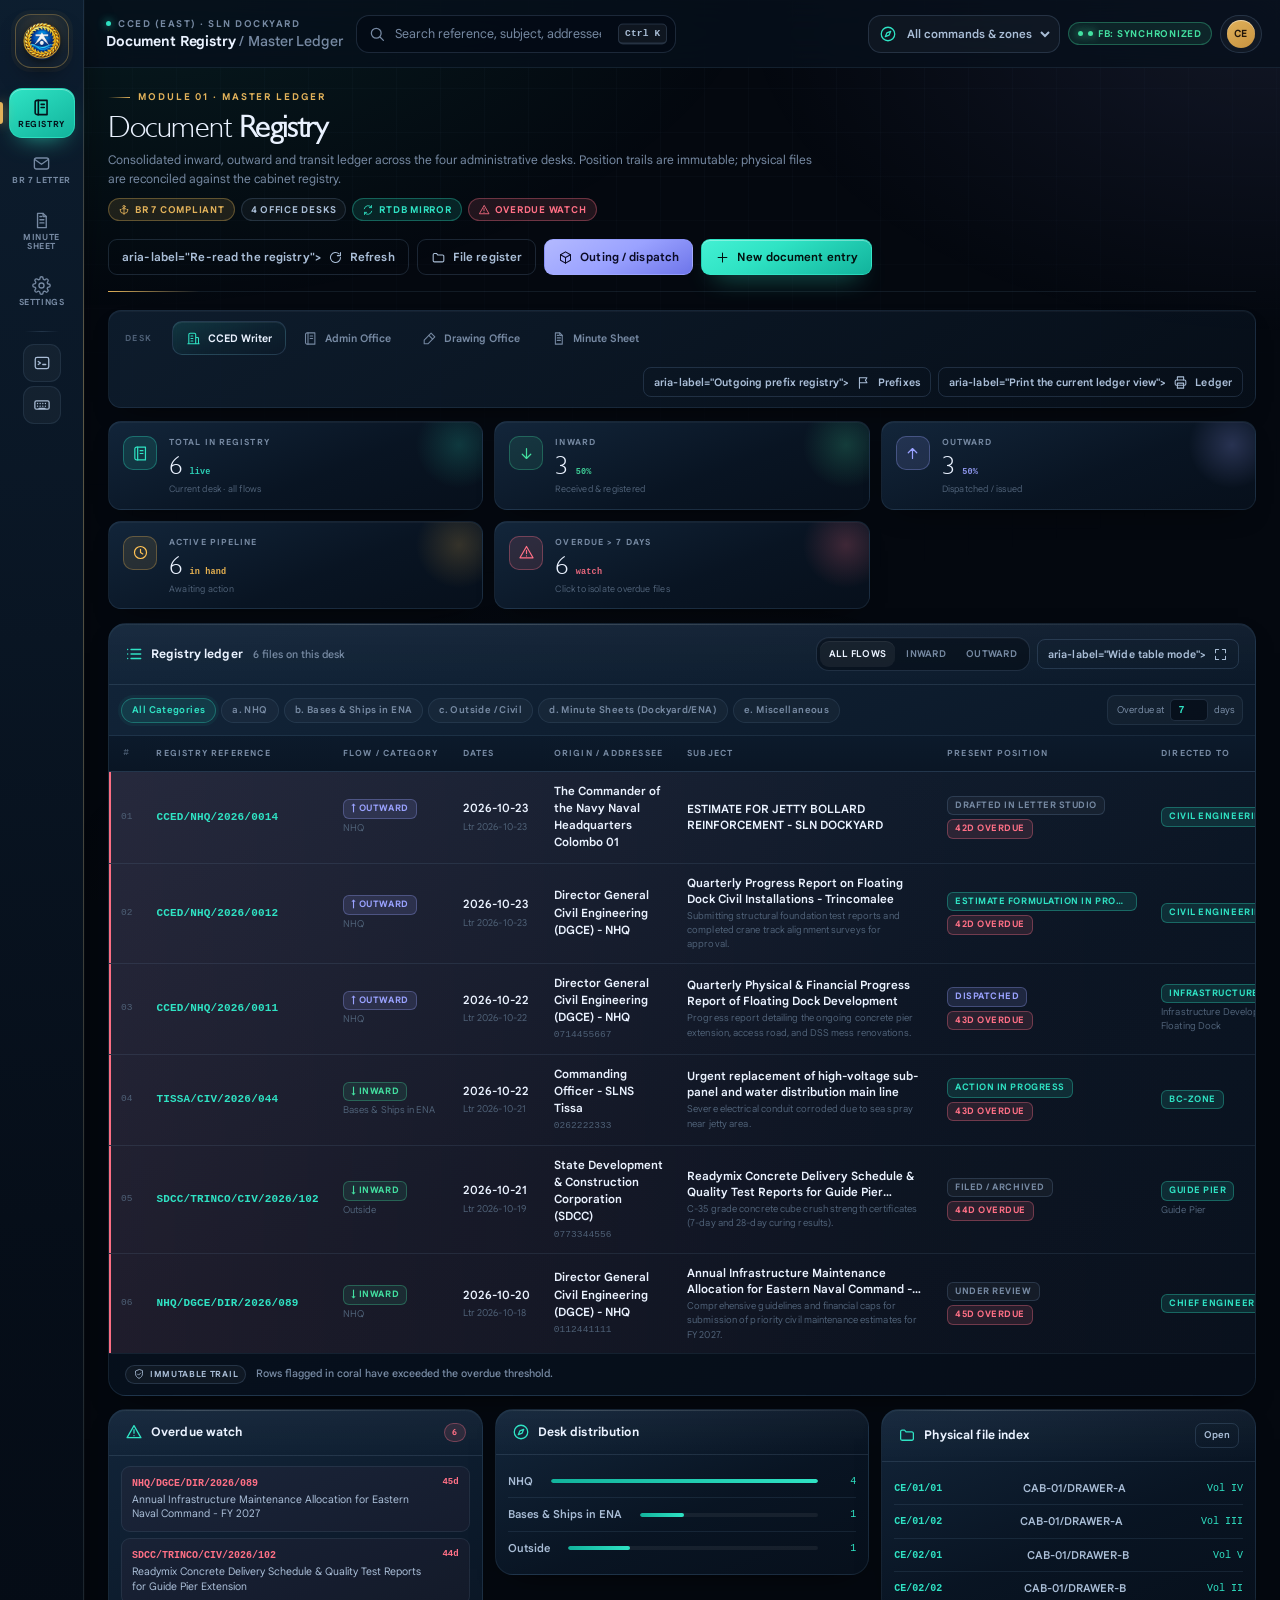
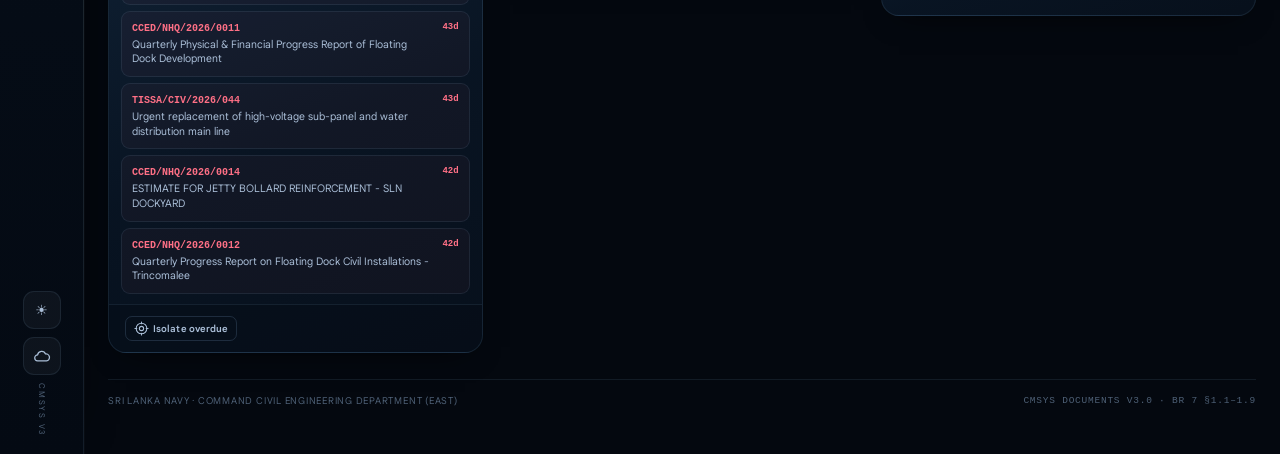
<file: workstation.html>
<!DOCTYPE html>
<html lang="en" class="dark">
<head>
    <meta charset="UTF-8">
    <meta name="viewport" content="width=device-width, initial-scale=1.0">
    <meta name="color-scheme" content="dark light">
    <meta name="theme-color" content="#050c16">
    <title>CMSys Documents — Naval Correspondence &amp; Registry Command Deck</title>
    <link rel="icon" type="image/png" href="logo-crest.png">

    <!-- Offline typefaces: Sinhala + Latin -->
    <link rel="stylesheet" href="sinhala-fonts.css">
    <!-- Command Deck design system -->
    <link rel="stylesheet" href="css/deck.css">
    <link rel="stylesheet" href="css/studio.css">
    <!-- Millimetre-accurate paper & print contract -->
    <link rel="stylesheet" href="css/paper.css">

    <script>
        /* Paint the correct theme before first paint (no flash). */
        (function () {
            try {
                var stored = localStorage.getItem('cmsys_theme');
                var dark = stored === null ? true : stored === 'dark';
                document.documentElement.classList.toggle('dark', dark);
            } catch (e) { /* air-gapped sandboxes may block storage */ }
        })();
    </script>
</head>
<body>

<!-- ==========================================================================
     ICON SPRITE — single inline source of truth for all interface glyphs
     ========================================================================== -->
<svg width="0" height="0" style="position:absolute" aria-hidden="true" focusable="false">
    <symbol id="i-ledger" viewBox="0 0 24 24"><path d="M4 5.5A2.5 2.5 0 0 1 6.5 3H19v18H6.5A2.5 2.5 0 0 1 4 18.5z"/><path d="M8 3v18M11.5 8h4M11.5 12h4"/></symbol>
    <symbol id="i-letter" viewBox="0 0 24 24"><rect x="3" y="5" width="18" height="14" rx="2.5"/><path d="m3.5 7 8.5 6 8.5-6"/></symbol>
    <symbol id="i-minute" viewBox="0 0 24 24"><path d="M7 3h7l4 4v14H7z"/><path d="M14 3v4h4M10 11h5M10 15h5M10 7h2"/></symbol>
    <symbol id="i-gear" viewBox="0 0 24 24"><circle cx="12" cy="12" r="3.2"/><path d="M19.4 15a1.7 1.7 0 0 0 .34 1.87l.06.06a2 2 0 1 1-2.83 2.83l-.06-.06a1.7 1.7 0 0 0-1.87-.34 1.7 1.7 0 0 0-1.03 1.56V21a2 2 0 1 1-4 0v-.1a1.7 1.7 0 0 0-1.11-1.56 1.7 1.7 0 0 0-1.87.34l-.06.06a2 2 0 1 1-2.83-2.83l.06-.06A1.7 1.7 0 0 0 4.6 15a1.7 1.7 0 0 0-1.56-1.03H3a2 2 0 1 1 0-4h.1A1.7 1.7 0 0 0 4.66 8.9a1.7 1.7 0 0 0-.34-1.87l-.06-.06a2 2 0 1 1 2.83-2.83l.06.06A1.7 1.7 0 0 0 9 4.6a1.7 1.7 0 0 0 1.03-1.56V3a2 2 0 1 1 4 0v.1A1.7 1.7 0 0 0 15.1 4.66a1.7 1.7 0 0 0 1.87-.34l.06-.06a2 2 0 1 1 2.83 2.83l-.06.06A1.7 1.7 0 0 0 19.4 9v.1a1.7 1.7 0 0 0 1.56 1.03H21a2 2 0 1 1 0 4h-.1a1.7 1.7 0 0 0-1.5 1.03z"/></symbol>
    <symbol id="i-search" viewBox="0 0 24 24"><circle cx="11" cy="11" r="6.5"/><path d="m16 16 4.5 4.5"/></symbol>
    <symbol id="i-plus" viewBox="0 0 24 24"><path d="M12 5v14M5 12h14"/></symbol>
    <symbol id="i-refresh" viewBox="0 0 24 24"><path d="M20 12a8 8 0 1 1-2.34-5.66"/><path d="M20 4v5h-5"/></symbol>
    <symbol id="i-print" viewBox="0 0 24 24"><path d="M7 8V3h10v5"/><rect x="3.5" y="8" width="17" height="8.5" rx="2"/><path d="M7 13h10v8H7z"/></symbol>
    <symbol id="i-package" viewBox="0 0 24 24"><path d="m12 3 8 4.5v9L12 21l-8-4.5v-9z"/><path d="m4 7.5 8 4.5 8-4.5M12 12v9"/></symbol>
    <symbol id="i-folder" viewBox="0 0 24 24"><path d="M3.5 7.5A2 2 0 0 1 5.5 5.5h3.2l2 2.4h7.8a2 2 0 0 1 2 2v7A2 2 0 0 1 18.5 19h-13a2 2 0 0 1-2-2z"/></symbol>
    <symbol id="i-anchor" viewBox="0 0 24 24"><circle cx="12" cy="5" r="2.2"/><path d="M12 7.2V21M6 11H4a8 8 0 0 0 16 0h-2M8.5 9.5h7"/></symbol>
    <symbol id="i-compass" viewBox="0 0 24 24"><circle cx="12" cy="12" r="9"/><path d="m15.6 8.4-2.1 5.1-5.1 2.1 2.1-5.1z"/></symbol>
    <symbol id="i-shield" viewBox="0 0 24 24"><path d="M12 3.2 5 6v5.4c0 4.3 3 7.6 7 9.4 4-1.8 7-5.1 7-9.4V6z"/><path d="m9 12 2.2 2.2L15.4 10"/></symbol>
    <symbol id="i-clock" viewBox="0 0 24 24"><circle cx="12" cy="12" r="8.5"/><path d="M12 7.5V12l3.2 2"/></symbol>
    <symbol id="i-sun" viewBox="0 0 24 24"><circle cx="12" cy="12" r="4"/><path d="M12 2.5v2M12 19.5v2M2.5 12h2M19.5 12h2M5.2 5.2l1.4 1.4M17.4 17.4l1.4 1.4M18.8 5.2l-1.4 1.4M6.6 17.4l-1.4 1.4"/></symbol>
    <symbol id="i-moon" viewBox="0 0 24 24"><path d="M20 14.5A8.5 8.5 0 0 1 9.5 4a8.5 8.5 0 1 0 10.5 10.5z"/></symbol>
    <symbol id="i-x" viewBox="0 0 24 24"><path d="M6 6l12 12M18 6 6 18"/></symbol>
    <symbol id="i-check" viewBox="0 0 24 24"><path d="m4.5 12.5 5 5L20 6.5"/></symbol>
    <symbol id="i-alert" viewBox="0 0 24 24"><path d="M12 3.5 2.8 19.5h18.4z"/><path d="M12 9v4.5M12 16.8v.1"/></symbol>
    <symbol id="i-info" viewBox="0 0 24 24"><circle cx="12" cy="12" r="8.7"/><path d="M12 11v5.5M12 7.6v.1"/></symbol>
    <symbol id="i-clock-fast" viewBox="0 0 24 24"><path d="M13.5 3.6a8.6 8.6 0 1 0 6.9 6.9"/><path d="M13.5 8v4.2l2.8 1.7M17.5 2.5v4h4"/></symbol>
    <symbol id="i-chevron-down" viewBox="0 0 24 24"><path d="m6 9 6 6 6-6"/></symbol>
    <symbol id="i-chevron-right" viewBox="0 0 24 24"><path d="m9 6 6 6-6 6"/></symbol>
    <symbol id="i-arrow-up" viewBox="0 0 24 24"><path d="M12 19V5M6 11l6-6 6 6"/></symbol>
    <symbol id="i-arrow-down" viewBox="0 0 24 24"><path d="M12 5v14M6 13l6 6 6-6"/></symbol>
    <symbol id="i-indent" viewBox="0 0 24 24"><path d="M4 6h16M10 12h10M10 18h10M4.5 9.5 7 12l-2.5 2.5"/></symbol>
    <symbol id="i-outdent" viewBox="0 0 24 24"><path d="M4 6h16M10 12h10M10 18h10M7 9.5 4.5 12 7 14.5"/></symbol>
    <symbol id="i-trash" viewBox="0 0 24 24"><path d="M4.5 7h15M9.5 7V4.8h5V7M6.5 7l.9 12.2a1.8 1.8 0 0 0 1.8 1.8h5.6a1.8 1.8 0 0 0 1.8-1.8L17.5 7"/></symbol>
    <symbol id="i-copy" viewBox="0 0 24 24"><rect x="8.5" y="8.5" width="12" height="12" rx="2"/><path d="M15.5 5.5H5.5a2 2 0 0 0-2 2v10"/></symbol>
    <symbol id="i-plus-sub" viewBox="0 0 24 24"><path d="M4 6h9M4 12h9M4 18h9M18 9v10M13.5 14h9"/></symbol>
    <symbol id="i-bold" viewBox="0 0 24 24"><path d="M7 4.5h6a3.6 3.6 0 0 1 0 7.2H7zM7 11.7h6.6a3.9 3.9 0 0 1 0 7.8H7z"/></symbol>
    <symbol id="i-underline" viewBox="0 0 24 24"><path d="M7 4v6.5a5 5 0 0 0 10 0V4M5 20h14"/></symbol>
    <symbol id="i-zoom-in" viewBox="0 0 24 24"><circle cx="11" cy="11" r="6.5"/><path d="m16 16 4.5 4.5M11 8.5v5M8.5 11h5"/></symbol>
    <symbol id="i-zoom-out" viewBox="0 0 24 24"><circle cx="11" cy="11" r="6.5"/><path d="m16 16 4.5 4.5M8.5 11h5"/></symbol>
    <symbol id="i-fit" viewBox="0 0 24 24"><path d="M4 9V4.5h5M20 9V4.5h-5M4 15v4.5h5M20 15v4.5h-5"/></symbol>
    <symbol id="i-maximize" viewBox="0 0 24 24"><path d="M4 9V4h5M20 9V4h-5M4 15v5h5M20 15v5h-5"/></symbol>
    <symbol id="i-palette" viewBox="0 0 24 24"><path d="M12 3.2a8.8 8.8 0 0 0 0 17.6c1.2 0 1.9-.8 1.9-1.9 0-1.4-1.2-1.9-1.2-3 0-.9.7-1.6 1.6-1.6h1.9a4.6 4.6 0 0 0 4.6-4.6c0-3.6-4-6.5-8.8-6.5z"/><path d="M7.6 10.4v.1M10.4 7.6v.1M14.4 8v.1"/></symbol>
    <symbol id="i-terminal" viewBox="0 0 24 24"><rect x="3" y="4.5" width="18" height="15" rx="2.4"/><path d="m7 10 3 2-3 2M13 14h4"/></symbol>
    <symbol id="i-keyboard" viewBox="0 0 24 24"><rect x="2.5" y="6.5" width="19" height="11" rx="2"/><path d="M6 10h.1M9.5 10h.1M13 10h.1M16.5 10h.1M6 13.5h.1M9.5 13.5h.1M13 13.5h.1M16.5 13.5h.1M8 16.5h8"/></symbol>
    <symbol id="i-sync" viewBox="0 0 24 24"><path d="M4.5 9.5A8 8 0 0 1 19 7M19.5 14.5A8 8 0 0 1 5 17"/><path d="M19 3v4.2h-4.2M5 21v-4.2h4.2"/></symbol>
    <symbol id="i-cloud" viewBox="0 0 24 24"><path d="M6.5 18.5a4 4 0 0 1-.4-8 5.5 5.5 0 0 1 10.6-1.2A3.8 3.8 0 0 1 18 18.5z"/></symbol>
    <symbol id="i-file" viewBox="0 0 24 24"><path d="M6.5 3.5h7l4.5 4.5v12.5h-11.5z"/><path d="M13 3.5V8h4.5M9.5 12.5h5M9.5 16h5"/></symbol>
    <symbol id="i-building" viewBox="0 0 24 24"><path d="M4.5 20.5V5.5a2 2 0 0 1 2-2h7a2 2 0 0 1 2 2v15M15.5 10.5h3a1.5 1.5 0 0 1 1.5 1.5v8.5M3 20.5h18"/><path d="M8 8h3M8 12h3M8 16h3"/></symbol>
    <symbol id="i-drafting" viewBox="0 0 24 24"><path d="m14.5 3.5 6 6-11 11h-6v-6z"/><path d="m11 7 6 6"/></symbol>
    <symbol id="i-list" viewBox="0 0 24 24"><path d="M8 6h13M8 12h13M8 18h13M3.5 6h.1M3.5 12h.1M3.5 18h.1"/></symbol>
    <symbol id="i-lock" viewBox="0 0 24 24"><rect x="4.5" y="10.5" width="15" height="10" rx="2.2"/><path d="M8 10.5V7.5a4 4 0 0 1 8 0v3"/></symbol>
    <symbol id="i-target" viewBox="0 0 24 24"><circle cx="12" cy="12" r="8.5"/><circle cx="12" cy="12" r="3.4"/><path d="M12 1.5v3M12 19.5v3M1.5 12h3M19.5 12h3"/></symbol>
    <symbol id="i-flag" viewBox="0 0 24 24"><path d="M5.5 21V4M5.5 4.5h12l-2.4 4 2.4 4h-12"/></symbol>
    <symbol id="i-sparkle" viewBox="0 0 24 24"><path d="M12 3.2 13.7 9l5.8 1.7-5.8 1.8L12 18.3l-1.7-5.8L4.5 10.7 10.3 9z"/><path d="M18.5 16.5 19.2 19l2.3.8-2.3.8-.7 2.4-.7-2.4-2.3-.8 2.3-.8z"/></symbol>
</svg>

<!-- ==========================================================================
     APPLICATION FRAME
     ========================================================================== -->
<div class="app">

    <!-- ------------------------------------------------------------------
         COMMAND RAIL
         ------------------------------------------------------------------ -->
    <aside class="rail" aria-label="Primary navigation">
        <button type="button" class="rail__crest tip" data-tip="CMSys Documents · v3.0" onclick="switchMainTab('registry')" aria-label="CMSys Documents home">
            <img src="logo-crest.png" alt="Sri Lanka Navy crest">
        </button>

        <nav class="rail__nav">
            <button type="button" id="tabBtn-registry" class="rail__item is-active" onclick="switchMainTab('registry')">
                <svg class="icon"><use href="#i-ledger"/></svg>
                <span>Registry</span>
            </button>
            <button type="button" id="tabBtn-letterstudio" class="rail__item" onclick="switchMainTab('letterstudio')">
                <svg class="icon"><use href="#i-letter"/></svg>
                <span>BR 7 Letter</span>
            </button>
            <button type="button" id="tabBtn-minutesheet" class="rail__item" onclick="switchMainTab('minutesheet')">
                <svg class="icon"><use href="#i-minute"/></svg>
                <span>Minute Sheet</span>
            </button>
            <button type="button" id="tabBtn-settings" class="rail__item" onclick="switchMainTab('settings')">
                <svg class="icon"><use href="#i-gear"/></svg>
                <span>Settings</span>
            </button>
        </nav>

        <div class="rail__divider"></div>

        <button type="button" class="rail__ghost tip" data-tip="Command palette (Ctrl / ⌘ K)" onclick="Deck.openPalette()" aria-label="Open command palette">
            <svg class="icon"><use href="#i-terminal"/></svg>
        </button>
        <button type="button" class="rail__ghost tip" data-tip="Keyboard shortcuts (?)" onclick="Deck.openShortcuts()" aria-label="Keyboard shortcuts">
            <svg class="icon"><use href="#i-keyboard"/></svg>
        </button>

        <div class="rail__foot">
            <button type="button" id="btnThemeRail" class="rail__ghost tip" data-tip="Switch day / night watch" onclick="toggleTheme()" aria-label="Toggle theme">
                <span id="themeIcon" style="font-size:14px;line-height:1">☀️</span>
            </button>
            <button type="button" class="rail__ghost rail__ghost--live tip" data-tip="Ecosystem health &amp; sync" onclick="openEcosystemModal()" aria-label="Ecosystem status">
                <svg class="icon"><use href="#i-cloud"/></svg>
            </button>
            <span class="rail__version">CMSYS v3</span>
        </div>
    </aside>

    <!-- ------------------------------------------------------------------
         SHELL
         ------------------------------------------------------------------ -->
    <div class="shell">

        <!-- COMMAND BAR -->
        <header class="cmd no-print">
            <div class="cmd__id">
                <div class="cmd__eyebrow"><span class="dot"></span> CCED (East) · SLN Dockyard</div>
                <div class="cmd__title" id="cmdTitle">Document Registry <em>/ Master Ledger</em></div>
            </div>

            <div class="cmd__search">
                <svg class="icon"><use href="#i-search"/></svg>
                <input type="text" id="globalSearchInput" oninput="onGlobalSearch(this.value)"
                       placeholder="Search reference, subject, addressee…" autocomplete="off"
                       aria-label="Search the registry">
                <kbd>Ctrl K</kbd>
            </div>

            <div class="cmd__actions">
                <label class="scope" title="Operational scope filter">
                    <svg class="icon"><use href="#i-compass"/></svg>
                    <select id="globalScopeSelect" onchange="onGlobalScopeChange(this.value)" aria-label="Scope">
                        <option value="ALL">All commands &amp; zones</option>
                        <option value="A-Zone">A-Zone (Admin &amp; Waterfront)</option>
                        <option value="BC-Zone">BC-Zone (Residential &amp; Facilities)</option>
                        <option value="D-Zone">D-Zone (Technical &amp; Industrial)</option>
                        <option value="Carpentry Shop">Carpentry Workshop</option>
                        <option value="Welding Shop">Welding Workshop</option>
                        <option value="Masonry Shop">Masonry &amp; Concrete</option>
                        <option value="Plumbing Shop">Plumbing &amp; Water Supply</option>
                    </select>
                </label>

                <div class="clock" title="Sri Lanka Standard Time (UTC+05:30)">
                    <svg class="icon icon--sm" style="color:var(--teal)"><use href="#i-clock"/></svg>
                    <b id="deckClock">--:--</b>
                    <span class="tz" id="deckClockDate">SLST</span>
                </div>

                <button type="button" id="fbClusterPill" class="chip chip--jade chip--live" onclick="openEcosystemModal()"
                        title="CMSys ecosystem &amp; Firebase RTDB mirror">
                    <span id="fbIndicatorDot" class="dot"></span>
                    <span id="fbIndicatorText">FB: Synchronized</span>
                </button>

                <button type="button" class="duty" onclick="Deck.toast('Duty officer','CCEO (East) · Command Civil Engineering Department','ok')" title="Duty watch">
                    <span class="duty__sigil">CE</span>
                    <span class="duty__meta"><b>CCEO (East)</b><span>Duty watch</span></span>
                </button>
            </div>
        </header>

        <!-- ------------------------------------------------------------------
             STAGE
             ------------------------------------------------------------------ -->
        <main class="stage" id="deckStage">

            <!-- ============================================================
                 VIEW 01 · REGISTRY
                 ============================================================ -->
            <section id="view-registry" class="view">
                <div class="page-head">
                    <div class="page-head__main">
                        <div class="eyebrow">Module 01 · Master ledger</div>
                        <h1>Document <strong>Registry</strong></h1>
                        <p class="page-head__sub">
                            Consolidated inward, outward and transit ledger across the four administrative desks.
                            Position trails are immutable; physical files are reconciled against the cabinet registry.
                        </p>
                        <div class="meta-strip">
                            <span class="chip chip--brass"><svg class="icon"><use href="#i-anchor"/></svg> BR 7 compliant</span>
                            <span class="chip">4 office desks</span>
                            <span class="chip chip--teal"><svg class="icon"><use href="#i-sync"/></svg> RTDB mirror</span>
                            <span class="chip chip--coral" id="overdueStripChip" style="display:none"><svg class="icon"><use href="#i-alert"/></svg> Overdue watch</span>
                        </div>
                    </div>
                    <div class="page-head__actions">
                        <button type="button" class="btn btn--ghost" onclick="refreshRegistryData()" title="Re-read the registry">
                            aria-label="Re-read the registry"><svg class="icon"><use href="#i-refresh"/></svg><span class="btn-label">Refresh</span>
                        </button>
                        <button type="button" class="btn btn--outline" onclick="openFileRegisterModal()">
                            <svg class="icon"><use href="#i-folder"/></svg><span class="btn-label">File register</span>
                        </button>
                        <button type="button" class="btn btn--violet" onclick="openOutingModal()">
                            <svg class="icon"><use href="#i-package"/></svg><span class="btn-label">Outing / dispatch</span>
                        </button>
                        <button type="button" class="btn btn--primary" onclick="openNewDocumentModal()">
                            <svg class="icon"><use href="#i-plus"/></svg> New document entry
                        </button>
                    </div>
                </div>

                <!-- Desk switcher -->
                <div class="registry-bar">
                    <span class="registry-bar__label">Desk</span>
                    <div class="registry-bar__desks">
                        <button type="button" id="officeTab-cced_writer" class="office-tab is-active" onclick="switchRegistryOffice('cced_writer')">
                            <svg class="icon"><use href="#i-building"/></svg> CCED Writer
                        </button>
                        <button type="button" id="officeTab-admin_office" class="office-tab" onclick="switchRegistryOffice('admin_office')">
                            <svg class="icon"><use href="#i-ledger"/></svg> Admin Office
                        </button>
                        <button type="button" id="officeTab-drawing_office" class="office-tab" onclick="switchRegistryOffice('drawing_office')">
                            <svg class="icon"><use href="#i-drafting"/></svg> Drawing Office
                        </button>
                        <button type="button" id="officeTab-minute_sheet" class="office-tab" onclick="switchRegistryOffice('minute_sheet')">
                            <svg class="icon"><use href="#i-minute"/></svg> Minute Sheet
                        </button>
                    </div>
                    <div class="registry-bar__actions">
                        <button type="button" class="btn btn--sm btn--ghost" onclick="openPrefixSettingsModal()" title="Outgoing prefix registry">
                            aria-label="Outgoing prefix registry"><svg class="icon"><use href="#i-flag"/></svg><span class="btn-label">Prefixes</span>
                        </button>
                        <button type="button" class="btn btn--sm btn--ghost" onclick="Deck.printRegistry()" title="Print the current ledger view">
                            aria-label="Print the current ledger view"><svg class="icon"><use href="#i-print"/></svg><span class="btn-label">Ledger</span>
                        </button>
                    </div>
                </div>

                <!-- Instrument cluster -->
                <div class="stat-grid">
                    <div class="stat">
                        <div class="stat__icon"><svg class="icon"><use href="#i-ledger"/></svg></div>
                        <div class="stat__body">
                            <div class="stat__label">Total in registry</div>
                            <div class="stat__value"><span id="statTotalDocs" data-count>0</span><span class="stat__delta" id="deltaTotal">live</span></div>
                            <div class="stat__foot" id="footTotal">Current desk · all flows</div>
                        </div>
                    </div>
                    <div class="stat stat--incoming">
                        <div class="stat__icon"><svg class="icon"><use href="#i-arrow-down"/></svg></div>
                        <div class="stat__body">
                            <div class="stat__label">Inward</div>
                            <div class="stat__value"><span id="statIncomingDocs" data-count>0</span><span class="stat__delta" id="deltaIncoming">—</span></div>
                            <div class="stat__foot">Received &amp; registered</div>
                        </div>
                    </div>
                    <div class="stat stat--outgoing">
                        <div class="stat__icon"><svg class="icon"><use href="#i-arrow-up"/></svg></div>
                        <div class="stat__body">
                            <div class="stat__label">Outward</div>
                            <div class="stat__value"><span id="statOutgoingDocs" data-count>0</span><span class="stat__delta" id="deltaOutgoing">—</span></div>
                            <div class="stat__foot">Dispatched / issued</div>
                        </div>
                    </div>
                    <div class="stat stat--active">
                        <div class="stat__icon"><svg class="icon"><use href="#i-clock"/></svg></div>
                        <div class="stat__body">
                            <div class="stat__label">Active pipeline</div>
                            <div class="stat__value"><span id="statActiveDocs" data-count>0</span><span class="stat__delta" id="deltaActive">in hand</span></div>
                            <div class="stat__foot">Awaiting action</div>
                        </div>
                    </div>
                    <div class="stat stat--overdue" id="statOverdueCard" onclick="toggleFilterOverdueOnly()" title="Filter to overdue documents">
                        <div class="stat__icon"><svg class="icon"><use href="#i-alert"/></svg></div>
                        <div class="stat__body">
                            <div class="stat__label">Overdue &gt; <span id="statOverdueDaysBadge">7</span> days</div>
                            <div class="stat__value"><span id="statOverdueDocs" data-count>0</span><span class="stat__delta">watch</span></div>
                            <div class="stat__foot">Click to isolate overdue files</div>
                        </div>
                        <span id="overdueActiveIndicator" class="hidden badge badge--overdue" style="position:absolute;top:10px;right:10px">Filtered</span>
                    </div>
                </div>

                <div class="registry-grid">
                    <!-- Ledger -->
                    <div class="panel">
                        <div class="panel__head">
                            <div class="panel__title"><svg class="icon"><use href="#i-list"/></svg> Registry ledger</div>
                            <span class="panel__sub" id="registryCountLabel">—</span>
                            <div class="panel__tools">
                                <div class="segmented segmented--quiet segmented--sm" role="group" aria-label="Flow filter">
                                    <button type="button" id="flowTab-ALL" class="flow-pill is-active" onclick="setRegistryFlowFilter('ALL')">All flows</button>
                                    <button type="button" id="flowTab-INCOMING" class="flow-pill" onclick="setRegistryFlowFilter('INCOMING')">Inward</button>
                                    <button type="button" id="flowTab-OUTGOING" class="flow-pill" onclick="setRegistryFlowFilter('OUTGOING')">Outward</button>
                                </div>
                                <button type="button" id="btnWideTable" class="btn btn--sm btn--ghost" onclick="toggleWideTableMode()" title="Wide table mode">
                                    aria-label="Wide table mode"><svg class="icon"><use href="#i-maximize"/></svg>
                                </button>
                            </div>
                        </div>

                        <div class="panel__body panel__body--tight" style="display:flex;flex-wrap:wrap;gap:10px;align-items:center;border-bottom:1px solid var(--line)">
                            <div class="filter-pills" id="officeCategoryPills"></div>
                            <div class="filter-deck" style="margin-left:auto">
                                <label class="threshold" title="Overdue threshold in days">
                                    Overdue at
                                    <input type="number" id="cfgOverdueDaysInput" min="1" max="90" value="7" onchange="changeOverdueThreshold(this.value)">
                                    days
                                </label>
                            </div>
                        </div>

                        <div id="registryTableContainer" class="table-scroll">
                            <table class="data-table">
                                <thead>
                                    <tr>
                                        <th scope="col" class="cell-idx">#</th>
                                        <th scope="col">Registry reference</th>
                                        <th scope="col">Flow / category</th>
                                        <th scope="col">Dates</th>
                                        <th scope="col">Origin / addressee</th>
                                        <th scope="col" class="cell-subject">Subject</th>
                                        <th scope="col">Present position</th>
                                        <th scope="col">Directed to</th>
                                        <th scope="col">File no.</th>
                                        <th scope="col" class="cell-actions">Actions</th>
                                    </tr>
                                </thead>
                                <tbody id="registryTableBody">
                                <tr class="skeleton-row" aria-hidden="true"><td><span class="sk"></span></td><td><span class="sk sk--lg"></span></td><td><span class="sk sk--sm"></span></td><td><span class="sk sk--md"></span></td><td><span class="sk"></span></td><td><span class="sk sk--xs"></span></td></tr>
                                <tr class="skeleton-row" aria-hidden="true"><td><span class="sk"></span></td><td><span class="sk sk--lg"></span></td><td><span class="sk sk--sm"></span></td><td><span class="sk sk--md"></span></td><td><span class="sk"></span></td><td><span class="sk sk--xs"></span></td></tr>
                                <tr class="skeleton-row" aria-hidden="true"><td><span class="sk"></span></td><td><span class="sk sk--lg"></span></td><td><span class="sk sk--sm"></span></td><td><span class="sk sk--md"></span></td><td><span class="sk"></span></td><td><span class="sk sk--xs"></span></td></tr>
                                <tr class="skeleton-row" aria-hidden="true"><td><span class="sk"></span></td><td><span class="sk sk--lg"></span></td><td><span class="sk sk--sm"></span></td><td><span class="sk sk--md"></span></td><td><span class="sk"></span></td><td><span class="sk sk--xs"></span></td></tr>
                                <tr class="skeleton-row" aria-hidden="true"><td><span class="sk"></span></td><td><span class="sk sk--lg"></span></td><td><span class="sk sk--sm"></span></td><td><span class="sk sk--md"></span></td><td><span class="sk"></span></td><td><span class="sk sk--xs"></span></td></tr>
                                <tr class="skeleton-row" aria-hidden="true"><td><span class="sk"></span></td><td><span class="sk sk--lg"></span></td><td><span class="sk sk--sm"></span></td><td><span class="sk sk--md"></span></td><td><span class="sk"></span></td><td><span class="sk sk--xs"></span></td></tr>
                                </tbody>
                            </table>
                        </div>

                        <div id="registryTableEmptyState" class="hidden empty-state">
                            <span class="empty-state__mark"><svg class="icon icon--lg"><use href="#i-search"/></svg></span>
                            <b>No files on this desk</b>
                            <p>Adjust the flow or category filter, or open a new document entry to begin the ledger for this office.</p>
                            <button type="button" class="btn btn--primary btn--sm" onclick="openNewDocumentModal()">
                                <svg class="icon"><use href="#i-plus"/></svg> New document entry
                            </button>
                        </div>

                        <div class="panel__foot">
                            <span class="chip chip--sm"><svg class="icon"><use href="#i-shield"/></svg> Immutable trail</span>
                            <span class="panel__sub" id="registryFootNote">Rows flagged in coral have exceeded the overdue threshold.</span>
                        </div>
                    </div>

                    <!-- Side instruments -->
                    <aside class="registry-aside" aria-label="Registry instruments">
                        <div class="panel">
                            <div class="panel__head">
                                <div class="panel__title"><svg class="icon"><use href="#i-alert"/></svg> Overdue watch</div>
                                <div class="panel__tools"><span class="chip chip--coral chip--sm" id="watchCount">0</span></div>
                            </div>
                            <div class="panel__body panel__body--tight" id="watchList" style="display:flex;flex-direction:column;gap:6px">
                                <div class="panel__sub" style="padding:8px 2px">No documents past the threshold.</div>
                            </div>
                            <div class="panel__foot">
                                <button type="button" class="btn btn--xs btn--outline" onclick="toggleFilterOverdueOnly()">
                                    <svg class="icon"><use href="#i-target"/></svg> Isolate overdue
                                </button>
                            </div>
                        </div>

                        <div class="panel">
                            <div class="panel__head">
                                <div class="panel__title"><svg class="icon"><use href="#i-compass"/></svg> Desk distribution</div>
                            </div>
                            <div class="panel__body panel__body--tight" id="deskMix"></div>
                        </div>

                        <div class="panel">
                            <div class="panel__head">
                                <div class="panel__title"><svg class="icon"><use href="#i-folder"/></svg> Physical file index</div>
                                <div class="panel__tools"><button type="button" class="btn btn--xs btn--ghost" onclick="openFileRegisterModal()">Open</button></div>
                            </div>
                            <div class="panel__body panel__body--tight" id="fileMiniIndex"></div>
                        </div>
                    </aside>
                </div>
            </section>

            <!-- ============================================================
                 VIEW 02 · BR 7 NAVAL LETTER STUDIO
                 ============================================================ -->
            <section id="view-letterstudio" class="view hidden">
                <div class="page-head">
                    <div class="page-head__main">
                        <div class="eyebrow">Module 02 · Naval correspondence</div>
                        <h1>BR 7 <strong>Letter Studio</strong></h1>
                        <p class="page-head__sub">
                            Draft, format and register formal naval correspondence. Superscription, precedence,
                            references, tone formula and subscription are enforced against Book of Reference 7.
                        </p>
                        <div class="meta-strip">
                            <span class="chip">A4 · 210 × 297 mm</span>
                            <span class="chip">Binding 38.1 mm</span>
                            <span class="chip chip--teal">Live typography</span>
                            <span class="chip chip--brass" id="ltrToneChip">Junior → Senior</span>
                        </div>
                    </div>
                    <div class="page-head__actions">
                        <div class="segmented" role="tablist" aria-label="Letter studio sections">
                            <button type="button" id="ltrSubTab-drafting" class="tab-pill is-active" onclick="switchLetterSubTab('drafting')">
                                <svg class="icon"><use href="#i-drafting"/></svg> Drafting
                            </button>
                            <button type="button" id="ltrSubTab-templates" class="tab-pill" onclick="switchLetterSubTab('templates')">
                                <svg class="icon"><use href="#i-copy"/></svg> Templates
                            </button>
                            <button type="button" id="ltrSubTab-drafts" class="tab-pill" onclick="switchLetterSubTab('drafts')">
                                <svg class="icon"><use href="#i-file"/></svg> Registered
                            </button>
                        </div>
                    </div>
                </div>

                <!-- DRAFTING -->
                <div id="ltrPanel-drafting" class="studio">
                    <div class="studio-form">
                        <div class="studio-form__head">
                            <div class="panel__title"><svg class="icon"><use href="#i-letter"/></svg> Letter composer</div>
                            <div class="panel__tools">
                                <span class="chip chip--sm chip--teal" id="ltrFormClassChip">RESTRICTED</span>
                                <span class="chip chip--sm" id="ltrFormPrecChip">ROUTINE</span>
                            </div>
                        </div>

                        <div class="studio-form__scroll">
                            <!-- Tone -->
                            <details class="acc" open>
                                <summary>
                                    <svg class="icon"><use href="#i-palette"/></svg> Tone of correspondence
                                    <span class="tag">§1.7</span>
                                    <svg class="icon chev"><use href="#i-chevron-down"/></svg>
                                </summary>
                                <div class="acc__body">
                                    <div class="tone-grid">
                                        <button type="button" id="toneBtn-junior_to_senior" class="tone-card tone-btn is-active" onclick="setLetterTone('junior_to_senior')">
                                            <span class="tone-card__title">Junior → Senior</span>
                                            <span class="tone-card__desc">“I have the honour to submit…” · obedient servant</span>
                                        </button>
                                        <button type="button" id="toneBtn-senior_to_junior" class="tone-card tone-btn" onclick="setLetterTone('senior_to_junior')">
                                            <span class="tone-card__title">Senior → Junior</span>
                                            <span class="tone-card__desc">Directive; complimentary close omitted</span>
                                        </button>
                                        <button type="button" id="toneBtn-equal_to_equal" class="tone-card tone-btn" onclick="setLetterTone('equal_to_equal')">
                                            <span class="tone-card__title">Equal → Equal</span>
                                            <span class="tone-card__desc">“I have the honour to refer…” · yours faithfully</span>
                                        </button>
                                        <button type="button" id="toneBtn-do_letter" class="tone-card tone-btn" onclick="setLetterTone('do_letter')">
                                            <span class="tone-card__title">DO Letter</span>
                                            <span class="tone-card__desc">Personal salutation · yours aye</span>
                                        </button>
                                    </div>
                                    <div class="field" style="margin-top:10px">
                                        <label for="br7ToneSelect">Formula preset</label>
                                        <select id="br7ToneSelect" class="select select--sm" onchange="applyTonePresetFromSelect(this.value)">
                                            <option value="junior">Junior to senior · formal request</option>
                                            <option value="senior">Senior to junior · directive</option>
                                            <option value="equal">Equal to equal · colleague</option>
                                            <option value="do_letter">DO letter · demi-official</option>
                                        </select>
                                    </div>
                                </div>
                            </details>

                            <!-- Classification -->
                            <details class="acc" open>
                                <summary>
                                    <svg class="icon"><use href="#i-shield"/></svg> Classification &amp; precedence
                                    <span class="tag">§1.2 / 1.3</span>
                                    <svg class="icon chev"><use href="#i-chevron-down"/></svg>
                                </summary>
                                <div class="acc__body">
                                    <div class="form-grid form-grid--3">
                                        <div class="field">
                                            <label for="ltrInputSecurityClass">Security classification</label>
                                            <select id="ltrInputSecurityClass" class="select" onchange="onLetterSecurityClassChange(this.value)">
                                                <option value="UNCLASSIFIED">UNCLASSIFIED</option>
                                                <option value="RESTRICTED" selected>RESTRICTED</option>
                                                <option value="CONFIDENTIAL">CONFIDENTIAL</option>
                                                <option value="SECRET">SECRET</option>
                                                <option value="TOP SECRET">TOP SECRET</option>
                                            </select>
                                        </div>
                                        <div class="field">
                                            <label for="ltrInputPrecedence">Precedence flag</label>
                                            <select id="ltrInputPrecedence" class="select" onchange="updateLetterPreview()">
                                                <option value="ROUTINE">ROUTINE</option>
                                                <option value="PRIORITY">PRIORITY</option>
                                                <option value="IMMEDIATE">IMMEDIATE</option>
                                                <option value="FLASH">FLASH</option>
                                                <option value="OP IMMEDIATE">OP IMMEDIATE</option>
                                            </select>
                                        </div>
                                        <div class="field">
                                            <label for="ltrInputPrivacyMarking">Privacy marking</label>
                                            <select id="ltrInputPrivacyMarking" class="select" onchange="updateLetterPreview()">
                                                <option value="NONE">None</option>
                                                <option value="STAFF IN CONFIDENCE">STAFF IN CONFIDENCE</option>
                                                <option value="PERSONAL AND CONFIDENTIAL">PERSONAL AND CONFIDENTIAL</option>
                                            </select>
                                        </div>
                                    </div>
                                    <div id="ltrSecretMetaInputs" class="form-grid form-grid--3 hidden" style="margin-top:10px">
                                        <div class="field">
                                            <label for="ltrInputCopyNo">Copy no.</label>
                                            <input type="number" id="ltrInputCopyNo" class="input input--mono" value="1" min="1" oninput="updateLetterPreview()">
                                        </div>
                                        <div class="field">
                                            <label for="ltrInputTotalCopies">Total copies</label>
                                            <input type="number" id="ltrInputTotalCopies" class="input input--mono" value="5" min="1" oninput="updateLetterPreview()">
                                        </div>
                                        <div class="field">
                                            <label for="ltrInputTotalSheets">Sheets (N)</label>
                                            <input type="number" id="ltrInputTotalSheets" class="input input--mono" value="1" min="1" oninput="updateLetterPreview()">
                                        </div>
                                    </div>
                                    <div class="form-row" style="margin-top:10px;align-items:center">
                                        <span class="field-label" style="margin:0">Stamping</span>
                                        <div class="swatch-row">
                                            <button type="button" id="btnStampRed" class="is-active" onclick="Skin.setStamping('red')">Red stamp</button>
                                            <button type="button" id="btnStampMono" onclick="Skin.setStamping('monochrome')">Carbon black</button>
                                        </div>
                                        <input type="hidden" id="ltrInputStampingMode" value="red">
                                    </div>
                                    <div class="note note--teal" style="margin-top:10px">
                                        <svg class="icon icon--sm"><use href="#i-info"/></svg>
                                        <span>SECRET and TOP SECRET documents print copy numbering and page state on every sheet.</span>
                                    </div>
                                </div>
                            </details>

                            <!-- Originator -->
                            <details class="acc" open>
                                <summary>
                                    <svg class="icon"><use href="#i-anchor"/></svg> Originator, reference &amp; date
                                    <span class="tag">§1.4</span>
                                    <svg class="icon chev"><use href="#i-chevron-down"/></svg>
                                </summary>
                                <div class="acc__body">
                                    <div class="form-grid form-grid--2">
                                        <div class="field">
                                            <div class="slider-row">
                                                <label for="ltrInputRef">My reference</label>
                                                <button type="button" class="btn btn--xs btn--ghost" onclick="autoGenerateLetterRef()">Auto</button>
                                            </div>
                                            <input type="text" id="ltrInputRef" class="input input--mono" placeholder="CCED/NHQ/2026/0012" oninput="updateLetterPreview()">
                                        </div>
                                        <div class="field">
                                            <div class="slider-row">
                                                <label for="ltrInputFileNo">File number</label>
                                                <button type="button" class="btn btn--xs btn--ghost" onclick="openFileRegisterModal()">Index</button>
                                            </div>
                                            <input type="text" id="ltrInputFileNo" class="input input--mono" placeholder="CE/01/01" oninput="updateLetterPreview()">
                                        </div>
                                    </div>
                                    <div class="form-grid" style="margin-top:10px">
                                        <div class="field">
                                            <label for="ltrInputOffice">Originator letterhead</label>
                                            <input type="text" id="ltrInputOffice" class="input" value="COMMAND CIVIL ENGINEERING DEPARTMENT (EAST)" oninput="updateLetterPreview()">
                                        </div>
                                    </div>
                                    <div class="form-grid form-grid--3" style="margin-top:10px">
                                        <div class="field">
                                            <label for="ltrInputStation">Station / base</label>
                                            <input type="text" id="ltrInputStation" class="input" value="SLN DOCKYARD, TRINCOMALEE" oninput="updateLetterPreview()">
                                        </div>
                                        <div class="field">
                                            <label for="ltrInputTel">Telephone / extension</label>
                                            <input type="text" id="ltrInputTel" class="input" value="026-2222384 / Ext 3144" oninput="updateLetterPreview()">
                                        </div>
                                        <div class="field">
                                            <div class="slider-row">
                                                <label for="ltrInputDate">Date</label>
                                                <div class="swatch-row">
                                                    <button type="button" id="btnDateInternal" class="is-active" onclick="setLetterDateFormat('internal')">23 Oct 26</button>
                                                    <button type="button" id="btnDateExternal" onclick="setLetterDateFormat('external')">Civil</button>
                                                </div>
                                            </div>
                                            <input type="text" id="ltrInputDate" class="input input--mono" oninput="updateLetterPreview()">
                                        </div>
                                    </div>
                                </div>
                            </details>

                            <!-- Addressee -->
                            <details class="acc" open>
                                <summary>
                                    <svg class="icon"><use href="#i-target"/></svg> Addressee &amp; channel
                                    <span class="tag">§1.4</span>
                                    <svg class="icon chev"><use href="#i-chevron-down"/></svg>
                                </summary>
                                <div class="acc__body">
                                    <div class="field">
                                        <label for="ltrAddresseePresetSelect">Standard appointment</label>
                                        <select id="ltrAddresseePresetSelect" class="select select--sm" onchange="applyLetterAddresseePreset(this.value)">
                                            <option value="">— select a functional appointment —</option>
                                        </select>
                                    </div>
                                    <div class="field" style="margin-top:10px">
                                        <label for="ltrInputAddresseeTo">Addressee (appointment only, no personal names)</label>
                                        <textarea id="ltrInputAddresseeTo" class="textarea" rows="2" oninput="updateLetterPreview()" placeholder="The Commander of the Navy&#10;Naval Headquarters, Colombo 01"></textarea>
                                    </div>
                                    <div class="form-grid form-grid--2" style="margin-top:10px">
                                        <div class="field">
                                            <label for="ltrInputChannelThrough">Through channel</label>
                                            <input type="text" id="ltrInputChannelThrough" class="input" oninput="updateLetterPreview()" placeholder="Through: The Commander Eastern Naval Area">
                                        </div>
                                        <div class="field">
                                            <label for="ltrInputAttention">Attention</label>
                                            <input type="text" id="ltrInputAttention" class="input" oninput="updateLetterPreview()" placeholder="Attention: Staff Officer Civil Engineering">
                                        </div>
                                    </div>
                                </div>
                            </details>

                            <!-- Subject -->
                            <details class="acc">
                                <summary>
                                    <svg class="icon"><use href="#i-flag"/></svg> Subject heading
                                    <span class="tag">§1.5</span>
                                    <svg class="icon chev"><use href="#i-chevron-down"/></svg>
                                </summary>
                                <div class="acc__body">
                                    <div class="slider-row" style="margin-bottom:7px">
                                        <label for="ltrInputSubject">Subject</label>
                                        <div class="swatch-row">
                                            <button type="button" id="btnSubjAlignLeft" class="is-active" onclick="setSubjectAlignment('left')">Left</button>
                                            <button type="button" id="btnSubjAlignCenter" onclick="setSubjectAlignment('center')">Centred</button>
                                        </div>
                                    </div>
                                    <input type="text" id="ltrInputSubject" class="input" oninput="updateLetterPreview()" placeholder="RECONSTRUCTION AND WATER SUPPLY UPGRADE — SLNS TISSA">
                                    <p class="hint" style="margin-top:5px">Block capitals, bold and underlined. Two-line headings break shorter on the second line.</p>
                                </div>
                            </details>

                            <!-- References -->
                            <details class="acc">
                                <summary>
                                    <svg class="icon"><use href="#i-list"/></svg> References
                                    <span class="tag">§1.6</span>
                                    <svg class="icon chev"><use href="#i-chevron-down"/></svg>
                                </summary>
                                <div class="acc__body">
                                    <div class="builder-list" id="ltrReferencesContainer"></div>
                                    <div class="form-row" style="margin-top:8px">
                                        <button type="button" class="btn btn--sm btn--outline" onclick="addLetterReferenceRow()">
                                            <svg class="icon"><use href="#i-plus"/></svg> Add reference
                                        </button>
                                        <button type="button" class="btn btn--sm btn--ghost" onclick="sortLetterReferencesChronological()">
                                            <svg class="icon"><use href="#i-sync"/></svg> Chronological
                                        </button>
                                    </div>
                                </div>
                            </details>

                            <!-- Body -->
                            <details class="acc" open>
                                <summary>
                                    <svg class="icon"><use href="#i-drafting"/></svg> Body &amp; paragraphs
                                    <span class="tag">§1.6</span>
                                    <svg class="icon chev"><use href="#i-chevron-down"/></svg>
                                </summary>
                                <div class="acc__body">
                                    <div class="builder-list" id="ltrParagraphsContainer"></div>
                                    <div class="form-row" style="margin-top:8px">
                                        <button type="button" class="btn btn--sm btn--outline" onclick="addLetterParagraphRow(1)">
                                            <svg class="icon"><use href="#i-plus"/></svg> Main paragraph
                                        </button>
                                        <button type="button" class="btn btn--sm btn--ghost" onclick="addLetterSubParagraph(state.ltr.paragraphs.length - 1)">
                                            <svg class="icon"><use href="#i-plus-sub"/></svg> Sub-paragraph
                                        </button>
                                    </div>
                                    <div class="note" style="margin-top:9px">
                                        <svg class="icon icon--sm"><use href="#i-info"/></svg>
                                        <span>(a)–(c) sub-paragraphs skip (i) and (o). Single paragraphs remain unnumbered.</span>
                                    </div>
                                </div>
                            </details>

                            <!-- Subscription -->
                            <details class="acc">
                                <summary>
                                    <svg class="icon"><use href="#i-shield"/></svg> Subscription &amp; signature
                                    <span class="tag">§1.7</span>
                                    <svg class="icon chev"><use href="#i-chevron-down"/></svg>
                                </summary>
                                <div class="acc__body">
                                    <div class="form-grid form-grid--2">
                                        <div class="field">
                                            <label for="ltrInputSalutation">Salutation</label>
                                            <input type="text" id="ltrInputSalutation" class="input" value="Sir," oninput="updateLetterPreview()">
                                        </div>
                                        <div class="field">
                                            <label for="ltrInputCompClose">Complimentary close</label>
                                            <input type="text" id="ltrInputCompClose" class="input" value="I remain, Sir, Your obedient Servant," oninput="updateLetterPreview()">
                                        </div>
                                    </div>
                                    <div class="form-row" style="margin-top:10px;gap:14px">
                                        <label class="switch">
                                            <input type="checkbox" id="ltrInputSdCheckbox" checked onchange="updateLetterPreview()">
                                            <span class="switch__track"></span> Include “sd/-”
                                        </label>
                                        <label class="switch">
                                            <input type="checkbox" id="ltrInputIncludeSLN" onchange="updateLetterPreview()">
                                            <span class="switch__track"></span> Append “SLN” (external)
                                        </label>
                                    </div>
                                    <div class="divider"></div>
                                    <div class="field" style="margin-bottom:9px">
                                        <label for="ltrSignatoryPresetSelect">Signatory preset</label>
                                        <select id="ltrSignatoryPresetSelect" class="select select--sm" onchange="applyLetterSignatoryPreset(this.value)">
                                            <option value="">— select a registered signatory —</option>
                                        </select>
                                    </div>
                                    <div class="form-grid form-grid--2">
                                        <div class="field">
                                            <label for="ltrInputSignName">Initials &amp; surname</label>
                                            <input type="text" id="ltrInputSignName" class="input" value="K A KAHANDAWA" oninput="updateLetterPreview()">
                                        </div>
                                        <div class="field">
                                            <label for="ltrInputPostNominals">Post-nominals</label>
                                            <input type="text" id="ltrInputPostNominals" class="input" value="psc, CEng" placeholder="psc, CEng" oninput="updateLetterPreview()">
                                        </div>
                                        <div class="field">
                                            <label for="ltrInputSignRank">Rank</label>
                                            <input type="text" id="ltrInputSignRank" class="input" value="Commander" placeholder="Rank" oninput="updateLetterPreview()">
                                        </div>
                                        <div class="field">
                                            <label for="ltrInputSignBranch">Branch</label>
                                            <input type="text" id="ltrInputSignBranch" class="input" value="(CE)" placeholder="Branch" oninput="updateLetterPreview()">
                                        </div>
                                    </div>
                                    <div class="field" style="margin-top:10px">
                                        <label for="ltrInputSignAppointment">Appointment</label>
                                        <input type="text" id="ltrInputSignAppointment" class="input" value="Command Civil Engineering Officer (East)" placeholder="Appointment" oninput="updateLetterPreview()">
                                    </div>
                                </div>
                            </details>

                            <!-- Enclosures -->
                            <details class="acc">
                                <summary>
                                    <svg class="icon"><use href="#i-folder"/></svg> Enclosures &amp; distribution
                                    <span class="tag">§1.7</span>
                                    <svg class="icon chev"><use href="#i-chevron-down"/></svg>
                                </summary>
                                <div class="acc__body">
                                    <div class="rule-label">Enclosures / annexes</div>
                                    <div class="builder-list" id="ltrEnclosuresContainer"></div>
                                    <button type="button" class="btn btn--sm btn--ghost" style="margin-top:7px" onclick="addLetterEnclosureRow()">
                                        <svg class="icon"><use href="#i-plus"/></svg> Add enclosure
                                    </button>

                                    <div class="rule-label" style="margin-top:14px">
                                        Copy to <span class="chip chip--sm" id="ltrDistCountBadge">0</span>
                                    </div>
                                    <div class="builder-list" id="ltrCopyToContainer"></div>
                                    <button type="button" class="btn btn--sm btn--ghost" style="margin-top:7px" onclick="addLetterCopyToRow()">
                                        <svg class="icon"><use href="#i-plus"/></svg> Add addressee
                                    </button>
                                    <p class="hint" style="margin-top:6px">More than four addressees switches the letter to “See Distribution”.</p>
                                </div>
                            </details>
                        </div>

                        <div class="studio-form__foot">
                            <button type="button" class="btn btn--sm btn--ghost" onclick="saveLetterAsTemplatePrompt()">
                                <svg class="icon"><use href="#i-copy"/></svg> Save template
                            </button>
                            <button type="button" class="btn btn--sm btn--outline" onclick="saveLetterDraft()">
                                <svg class="icon"><use href="#i-file"/></svg> Save draft
                            </button>
                            <div class="flex-1"></div>
                            <button type="button" class="btn btn--sm btn--brass" onclick="registerLetterInOutgoingRegistry()">
                                <svg class="icon"><use href="#i-flag"/></svg> Register outgoing
                            </button>
                            <button type="button" class="btn btn--sm btn--primary" onclick="openLetterPrintStudioModal()">
                                <svg class="icon"><use href="#i-print"/></svg> Print studio
                            </button>
                        </div>
                    </div>

                    <!-- BOARD -->
                    <div class="board">
                        <div class="board__head">
                            <div class="board__title"><svg class="icon"><use href="#i-fit"/></svg> A4 stationery preview</div>
                            <div class="board__tools">
                                <button type="button" class="btn btn--icon btn--sm btn--ghost" onclick="Deck.zoomLetter(-10)" title="Zoom out" aria-label="Zoom out"><svg class="icon"><use href="#i-zoom-out"/></svg></button>
                                <span class="zoom-chip" id="ltrLiveZoomBadge">100%</span>
                                <button type="button" class="btn btn--icon btn--sm btn--ghost" onclick="Deck.zoomLetter(10)" title="Zoom in" aria-label="Zoom in"><svg class="icon"><use href="#i-zoom-in"/></svg></button>
                                <button type="button" class="btn btn--icon btn--sm btn--ghost" onclick="Deck.fitLetter()" title="Fit" aria-label="Fit"><svg class="icon"><use href="#i-fit"/></svg></button>
                                <span style="width:1px;height:16px;background:var(--line-2)"></span>
                                <button type="button" class="btn btn--icon btn--sm btn--ghost" onclick="Deck.toggleFocus()" title="Focus mode" aria-label="Focus mode"><svg class="icon"><use href="#i-maximize"/></svg></button>
                                <button type="button" class="btn btn--sm btn--primary" onclick="openLetterPrintStudioModal()">
                                    <svg class="icon"><use href="#i-print"/></svg> Print
                                </button>
                            </div>
                        </div>
                        <div class="board__desk" id="ltrBoardDesk">
                            <span class="board__dim board__dim--top">210 mm · A4 portrait</span>
                            <span class="board__dim board__dim--left">297 mm</span>
                            <span class="board__dim board__dim--binding">binding edge 38.1 mm</span>
                            <div class="paper-wrap paper-wrap--binding" id="ltrPaperWrap">
                                <div id="letterLivePaper" class="a4-canvas br7-letter-paper" role="region" aria-label="Live BR 7 letter preview"></div>
                            </div>
                        </div>
                        <div class="board__foot">
                            <span class="compliance" id="ltrCompliance"></span>
                            <span class="sep"></span>
                            <span id="ltrPaperMeta">A4 · margins 25.4 / 15 / 25.4 / 38.1 mm</span>
                            <span style="margin-left:auto" id="ltrInkState"><b class="ok">● live</b></span>
                        </div>
                    </div>
                </div>

                <!-- TEMPLATES -->
                <div id="ltrPanel-templates" class="hidden panel">
                    <div class="panel__head">
                        <div class="panel__title"><svg class="icon"><use href="#i-copy"/></svg> BR 7 template library</div>
                        <span class="panel__sub">Pre-cleared formats for recurring naval correspondence</span>
                        <div class="panel__tools">
                            <button type="button" class="btn btn--sm btn--primary" onclick="saveLetterAsTemplatePrompt()">
                                <svg class="icon"><use href="#i-plus"/></svg> Save current as template
                            </button>
                        </div>
                    </div>
                    <div class="panel__body">
                        <div id="ltrTemplatesGrid" class="card-grid"></div>
                    </div>
                </div>

                <!-- REGISTERED -->
                <div id="ltrPanel-drafts" class="hidden panel">
                    <div class="panel__head">
                        <div class="panel__title"><svg class="icon"><use href="#i-file"/></svg> Registered letters</div>
                        <span class="panel__sub">Saved drafts and outgoing-registered correspondence</span>
                        <div class="panel__tools">
                            <button type="button" class="btn btn--sm btn--ghost" onclick="fetchNavalLetters()">
                                <svg class="icon"><use href="#i-refresh"/></svg> Refresh
                            </button>
                        </div>
                    </div>
                    <div class="table-scroll">
                        <table class="data-table">
                            <thead>
                                <tr>
                                    <th scope="col">Letter ref</th><th scope="col">Date</th><th scope="col">Addressee</th><th scope="col" class="cell-subject">Subject</th>
                                    <th scope="col">Class</th><th scope="col">Status</th><th scope="col" class="cell-actions">Action</th>
                                </tr>
                            </thead>
                            <tbody id="ltrDraftsTableBody"></tbody>
                        </table>
                    </div>
                </div>
            </section>

            <!-- ============================================================
                 VIEW 03 · MINUTE SHEET STUDIO
                 ============================================================ -->
            <section id="view-minutesheet" class="view hidden">
                <div class="page-head">
                    <div class="page-head__main">
                        <div class="eyebrow">Module 03 · Bilingual minute sheet</div>
                        <h1>Minute Sheet <strong>Studio</strong></h1>
                        <p class="page-head__sub">
                            Draft the originator submission (M 01) and departmental endorsement (M 02) on a single A4 minute sheet,
                            with Sinhala naval rank transliteration and diacritic-safe leading.
                        </p>
                        <div class="meta-strip">
                            <span class="chip chip--teal"><svg class="icon"><use href="#i-minute"/></svg> M01 / M02</span>
                            <span class="chip">Sinhala · English</span>
                            <span class="chip">Leading ≥ 1.6</span>
                        </div>
                    </div>
                    <div class="page-head__actions">
                        <div class="lang-toggle" role="group" aria-label="Minute language">
                            <button type="button" id="btnMsLangSi" class="is-active" onclick="setMinuteLang('si')">සිංහල</button>
                            <button type="button" id="btnMsLangEn" onclick="setMinuteLang('en')"><span class="en">English</span></button>
                        </div>
                        <div class="segmented" role="tablist" aria-label="Minute studio sections">
                            <button type="button" id="msSubTab-builder" class="tab-pill is-active" onclick="switchMinuteSubTab('builder')">
                                <svg class="icon"><use href="#i-drafting"/></svg> Composer
                            </button>
                            <button type="button" id="msSubTab-templates" class="tab-pill" onclick="switchMinuteSubTab('templates')">
                                <svg class="icon"><use href="#i-copy"/></svg> Templates
                            </button>
                            <button type="button" id="msSubTab-saved" class="tab-pill" onclick="switchMinuteSubTab('saved')">
                                <svg class="icon"><use href="#i-file"/></svg> Saved
                            </button>
                        </div>
                    </div>
                </div>

                <!-- COMPOSER -->
                <div id="msPanel-builder" class="studio">
                    <div class="studio-form">
                        <div class="studio-form__head">
                            <div class="panel__title"><svg class="icon"><use href="#i-minute"/></svg> Minute composer</div>
                            <div class="panel__tools">
                                <select id="msAutofillSelect" aria-label="Autofill minute from registry" class="select select--sm" style="width:210px" onchange="autoFillMinuteFromRegistry(this.value)">
                                    <option value="">⚡ Autofill from registry</option>
                                </select>
                                <button type="button" class="btn btn--xs btn--ghost" onclick="resetMinuteForm()" title="Reset the minute">
                                    aria-label="Reset the minute"><svg class="icon"><use href="#i-refresh"/></svg>
                                </button>
                            </div>
                        </div>

                        <div class="studio-form__scroll">
                            <details class="acc" open>
                                <summary>
                                    <svg class="icon"><use href="#i-flag"/></svg> Minute identity
                                    <span class="tag">§1.9</span>
                                    <svg class="icon chev"><use href="#i-chevron-down"/></svg>
                                </summary>
                                <div class="acc__body">
                                    <div class="form-grid form-grid--3">
                                        <div class="field">
                                            <label for="msInputMinuteSeq">Minute serial</label>
                                            <input type="text" id="msInputMinuteSeq" class="input input--mono" value="M 01" placeholder="M 01" oninput="updateMinutePreview()">
                                        </div>
                                        <div class="field">
                                            <label for="msInputSecurityClass">Classification</label>
                                            <select id="msInputSecurityClass" class="select" onchange="updateMinutePreview()">
                                                <option value="UNCLASSIFIED">UNCLASSIFIED</option>
                                                <option value="RESTRICTED" selected>RESTRICTED</option>
                                                <option value="CONFIDENTIAL">CONFIDENTIAL</option>
                                                <option value="SECRET">SECRET</option>
                                            </select>
                                        </div>
                                        <div class="field">
                                            <label for="msOriginatorTagPreset">Originator marker</label>
                                            <div class="builder-row">
                                                <select id="msOriginatorTagPreset" class="select select--sm" onchange="applyOriginatorTagPreset(this.value)">
                                                    <option value="">Preset…</option>
                                                    <option value="BY CCEO(E)">BY CCEO(E)</option>
                                                    <option value="BY DNCE">BY DNCE</option>
                                                    <option value="BY SEC">BY SEC</option>
                                                    <option value="BY DNW">BY DNW</option>
                                                    <option value="BY COMEN">BY COMEN</option>
                                                </select>
                                                <input type="text" id="msInputOriginatorTag" aria-label="Originator tag" class="input input--mono" value="BY CCEO(E)" placeholder="BY CCEO(E)" oninput="updateMinutePreview()">
                                            </div>
                                        </div>
                                    </div>
                                    <div class="form-grid form-grid--2" style="margin-top:10px">
                                        <div class="field">
                                            <div class="slider-row">
                                                <label for="msInputRefNo">Minute reference</label>
                                                <button type="button" class="btn btn--xs btn--ghost" onclick="autoGenerateMinuteRef()">Auto</button>
                                            </div>
                                            <input type="text" id="msInputRefNo" class="input input--mono" placeholder="CCED/A/10/2216/26" oninput="updateMinutePreview()">
                                        </div>
                                        <div class="field">
                                            <label for="msInputDate">Date</label>
                                            <input type="text" id="msInputDate" class="input" placeholder="2026 ඔක්තෝබර් මස 23" oninput="updateMinutePreview()">
                                        </div>
                                    </div>
                                </div>
                            </details>

                            <details class="acc" open>
                                <summary>
                                    <svg class="icon"><use href="#i-target"/></svg> Addressee &amp; subject
                                    <span class="tag">M 01</span>
                                    <svg class="icon chev"><use href="#i-chevron-down"/></svg>
                                </summary>
                                <div class="acc__body">
                                    <div class="slider-row">
                                        <label>Addressee(s)</label>
                                        <button type="button" class="btn btn--xs btn--ghost" onclick="addMinuteAddresseeRow()">
                                            <svg class="icon"><use href="#i-plus"/></svg> Add
                                        </button>
                                    </div>
                                    <div class="builder-list" id="msAddresseesContainer" style="margin-top:6px"></div>

                                    <div class="field" style="margin-top:10px">
                                        <label for="msInputSubject">Subject <span class="req">*</span></label>
                                        <input type="text" id="msInputSubject" class="input" oninput="updateMinutePreview()" placeholder="ගොඩනැගිලි ප්‍රතිසංස්කරණ ඇස්තමේන්තුව සකස් කිරීම පිළිබඳව">
                                    </div>

                                    <div class="field" style="margin-top:10px">
                                        <div class="slider-row">
                                            <label for="msInputOriginator">Originator (through)</label>
                                            <select id="msOriginatorSelect" aria-label="Originator preset" class="select select--sm" style="width:150px" onchange="applyMinuteOriginatorPreset(this.value)">
                                                <option value="">Presets…</option>
                                            </select>
                                        </div>
                                        <input type="text" id="msInputOriginator" class="input" oninput="updateMinutePreview()" placeholder="කොට්ඨාස සිවිල් ඉංජිනේරු නිලධාරී (නැගෙනහිර) මඟින්">
                                    </div>
                                </div>
                            </details>

                            <details class="acc">
                                <summary>
                                    <svg class="icon"><use href="#i-palette"/></svg> Typography calibration
                                    <span class="tag">§1.9</span>
                                    <svg class="icon chev"><use href="#i-chevron-down"/></svg>
                                </summary>
                                <div class="acc__body">
                                    <div class="form-grid form-grid--2">
                                        <div>
                                            <div class="slider-row"><label for="msDividerWidthSlider">Address column</label><output id="msDividerWidthBadge">36%</output></div>
                                            <input type="range" id="msDividerWidthSlider" min="30" max="46" value="36" oninput="onMinuteDividerWidthSlider(this.value)">
                                        </div>
                                        <div>
                                            <div class="slider-row"><label for="msRightMarginSlider">Binding offset</label><output id="msRightMarginBadge">20 mm</output></div>
                                            <input type="range" id="msRightMarginSlider" min="10" max="35" value="20" oninput="onMinuteRightMarginSlider(this.value)">
                                        </div>
                                        <div>
                                            <div class="slider-row"><label for="msFontSizeSlider">Base size</label><output id="msFontSizeBadge">11.0 pt</output></div>
                                            <input type="range" id="msFontSizeSlider" min="8.5" max="13" step="0.5" value="11" oninput="onMinuteFontSizeSlider(this.value)">
                                        </div>
                                        <div>
                                            <div class="slider-row"><label for="msLineHeightSlider">Leading</label><output id="msLineHeightBadge">1.65</output></div>
                                            <input type="range" id="msLineHeightSlider" min="1.4" max="2.2" step="0.05" value="1.65" oninput="onMinuteLineHeightSlider(this.value)">
                                        </div>
                                    </div>
                                    <div class="form-grid form-grid--2" style="margin-top:10px">
                                        <div class="field">
                                            <label for="msFontFamilySelect">Typeface</label>
                                            <select id="msFontFamilySelect" class="select select--sm" onchange="setMinuteFont(this.value)">
                                                <option value="'Abhaya Libre', 'Noto Serif Sinhala', serif">Abhaya Libre (naval serif)</option>
                                                <option value="'Gemunu Libre', 'Noto Sans Sinhala', sans-serif">Gemunu Libre (naval sans)</option>
                                                <option value="'Noto Serif Sinhala', serif">Noto Serif Sinhala</option>
                                                <option value="'Noto Sans Sinhala', sans-serif">Noto Sans Sinhala</option>
                                                <option value="'Times New Roman', serif">Times New Roman</option>
                                            </select>
                                        </div>
                                        <div class="field">
                                            <label>Single-page fit</label>
                                            <button type="button" class="btn btn--sm btn--outline" onclick="autoShrinkMinuteToFit()">
                                                <svg class="icon"><use href="#i-fit"/></svg> Auto-shrink to A4
                                            </button>
                                        </div>
                                    </div>
                                </div>
                            </details>

                            <details class="acc">
                                <summary>
                                    <svg class="icon"><use href="#i-sparkle"/></svg> Sinhala rank engine
                                    <span class="tag">§1.9</span>
                                    <svg class="icon chev"><use href="#i-chevron-down"/></svg>
                                </summary>
                                <div class="acc__body">
                                    <div class="translit-box">
                                        <div class="translit-box__title"><svg class="icon icon--sm"><use href="#i-sparkle"/></svg> Naval rank transliteration</div>
                                        <div class="form-grid form-grid--2">
                                            <div class="field">
                                                <label for="rankTransliterateSelect">English rank</label>
                                                <select id="rankTransliterateSelect" class="select select--sm" onchange="onRankSelectChange(this.value)">
                                                    <option value="">— quick rank lookup —</option>
                                                    <option value="Commander (CE)">Commander (CE)</option>
                                                    <option value="Lt Cdr (CE)">Lt Cdr (CE)</option>
                                                    <option value="Lieutenant (CE)">Lieutenant (CE)</option>
                                                    <option value="Sub Lieutenant (CE)">Sub Lieutenant (CE)</option>
                                                    <option value="MCPO">MCPO</option>
                                                    <option value="FCPO">FCPO</option>
                                                    <option value="CPO">CPO</option>
                                                    <option value="PO">PO</option>
                                                    <option value="Leading">Leading Seaman</option>
                                                    <option value="Able Seaman">Able Seaman (AB)</option>
                                                    <option value="Ordinary Seaman">Ordinary Seaman (OD)</option>
                                                </select>
                                            </div>
                                            <div class="field">
                                                <label for="rankSinhalaResult">Sinhala designation</label>
                                                <input type="text" id="rankSinhalaResult" class="input" readonly placeholder="සිංහල නිල නාමය…">
                                            </div>
                                        </div>
                                        <div class="form-row" style="margin-top:8px">
                                            <button type="button" class="btn btn--xs btn--outline" onclick="insertTransliteratedRankToPara()">
                                                <svg class="icon"><use href="#i-plus"/></svg> Insert into body
                                            </button>
                                            <button type="button" class="btn btn--xs btn--ghost" onclick="setTransliteratedRankToSign()">
                                                Set as signatory
                                            </button>
                                        </div>
                                    </div>
                                </div>
                            </details>

                            <details class="acc" open>
                                <summary>
                                    <svg class="icon"><use href="#i-drafting"/></svg> Body &amp; recommendation
                                    <span class="tag">M 01</span>
                                    <svg class="icon chev"><use href="#i-chevron-down"/></svg>
                                </summary>
                                <div class="acc__body">
                                    <div class="slider-row">
                                        <label>Numbered paragraphs</label>
                                        <button type="button" class="btn btn--xs btn--ghost" onclick="addMinuteParagraphRow()">
                                            <svg class="icon"><use href="#i-plus"/></svg> Add paragraph
                                        </button>
                                    </div>
                                    <div class="builder-list" id="msParagraphsContainer" style="margin-top:6px"></div>

                                    <div class="field" style="margin-top:10px">
                                        <label for="msInputRecommendation">Recommendation</label>
                                        <input type="text" id="msInputRecommendation" class="input" oninput="updateMinutePreview()" placeholder="ඉදිරි කටයුතු සඳහා කාරුණිකව ඉදිරිපත් කරමි.">
                                    </div>

                                    <div class="field" style="margin-top:10px">
                                        <div class="slider-row">
                                            <label for="msInputSignatory">Signatory designation</label>
                                            <select id="msSignatorySelect" aria-label="Signatory preset" class="select select--sm" style="width:150px" onchange="applyMinuteSignatoryPreset(this.value)">
                                                <option value="">Presets…</option>
                                            </select>
                                        </div>
                                        <input type="text" id="msInputSignatory" class="input" oninput="updateMinutePreview()" placeholder="කොට්ඨාස සිවිල් ඉංජිනේරු නිලධාරී (නැගෙනහිර)">
                                    </div>

                                    <div class="field" style="margin-top:10px">
                                        <label for="msSailorInsertSelect">Roster lookup</label>
                                        <select id="msSailorInsertSelect" class="select select--sm" onchange="insertSailorIntoMinute(this.value)">
                                            <option value="">👤 Insert sailor from roster</option>
                                        </select>
                                    </div>
                                </div>
                            </details>

                            <details class="acc">
                                <summary>
                                    <svg class="icon"><use href="#i-shield"/></svg> M 02 endorsement
                                    <span class="tag">Approval</span>
                                    <svg class="icon chev"><use href="#i-chevron-down"/></svg>
                                </summary>
                                <div class="acc__body">
                                    <label class="switch" style="margin-bottom:10px">
                                        <input type="checkbox" id="msToggleM02" onchange="toggleM02Section(this.checked)">
                                        <span class="switch__track"></span> Enable departmental endorsement block
                                    </label>
                                    <div id="msM02FieldsContainer" class="hidden field-stack">
                                        <div class="form-grid form-grid--2">
                                            <div class="field">
                                                <label for="msM02InputAddressee">Endorsement addressee</label>
                                                <input type="text" id="msM02InputAddressee" class="input" oninput="updateMinutePreview()" placeholder="විධායක නිලධාරී — ශ්‍රීලංනෞ තිස්ස">
                                            </div>
                                            <div class="field">
                                                <label for="msM02InputOriginator">Through</label>
                                                <input type="text" id="msM02InputOriginator" class="input" oninput="updateMinutePreview()" placeholder="කොට්ඨාස සිවිල් ඉංජිනේරු නිලධාරී (නැගෙනහිර) මඟින්">
                                            </div>
                                        </div>
                                        <div class="field">
                                            <div class="slider-row">
                                                <label for="msM02InputText">Review / amendment</label>
                                                <select id="msM02EndorsementPreset" aria-label="Endorsement phrase preset" class="select select--sm" style="width:160px" onchange="applyM02EndorsementPhrase(this.value)">
                                                    <option value="">Quick phrases…</option>
                                                </select>
                                            </div>
                                            <textarea id="msM02InputText" class="textarea" rows="2" oninput="updateMinutePreview()" placeholder="නිර්දේශ කර ඉදිරිපත් කරමි."></textarea>
                                        </div>
                                        <div class="form-grid form-grid--2">
                                            <div class="field">
                                                <label for="msM02InputDate">Date</label>
                                                <input type="text" id="msM02InputDate" class="input" oninput="updateMinutePreview()" placeholder="2026 ඔක්තෝබර් මස 23">
                                            </div>
                                            <div class="field">
                                                <label for="msM02InputSignatory">Signatory</label>
                                                <input type="text" id="msM02InputSignatory" class="input" oninput="updateMinutePreview()" placeholder="කොට්ඨාස සිවිල් ඉංජිනේරු නිලධාරී (නැගෙනහිර)">
                                            </div>
                                        </div>
                                    </div>
                                    <div class="note" style="margin-top:10px">
                                        <svg class="icon icon--sm"><use href="#i-info"/></svg>
                                        <span>M 02 appends a departmental endorsement with its own signature block beneath M 01.</span>
                                    </div>
                                </div>
                            </details>
                        </div>

                        <div class="studio-form__foot">
                            <button type="button" class="btn btn--sm btn--ghost" onclick="saveMinuteAsTemplatePrompt()">
                                <svg class="icon"><use href="#i-copy"/></svg> Save template
                            </button>
                            <div class="flex-1"></div>
                            <button type="button" class="btn btn--sm btn--brass" onclick="openMinutePrintStudioModal()">
                                <svg class="icon"><use href="#i-print"/></svg> Print studio
                            </button>
                            <button type="button" class="btn btn--sm btn--primary" onclick="saveMinuteRecord()">
                                <svg class="icon"><use href="#i-shield"/></svg> Register minute
                            </button>
                        </div>
                    </div>

                    <!-- BOARD -->
                    <div class="board">
                        <div class="board__head">
                            <div class="board__title"><svg class="icon"><use href="#i-fit"/></svg> Minute sheet preview</div>
                            <div class="board__tools">
                                <span class="chip chip--sm" id="msLangChip">සිංහල</span>
                                <button type="button" class="btn btn--icon btn--sm btn--ghost" onclick="Deck.zoomMinute(-10)" title="Zoom out" aria-label="Zoom out"><svg class="icon"><use href="#i-zoom-out"/></svg></button>
                                <span class="zoom-chip" id="msLiveZoomBadge">100%</span>
                                <button type="button" class="btn btn--icon btn--sm btn--ghost" onclick="Deck.zoomMinute(10)" title="Zoom in" aria-label="Zoom in"><svg class="icon"><use href="#i-zoom-in"/></svg></button>
                                <button type="button" class="btn btn--icon btn--sm btn--ghost" onclick="Deck.fitMinute()" title="Fit" aria-label="Fit"><svg class="icon"><use href="#i-fit"/></svg></button>
                                <button type="button" class="btn btn--sm btn--primary" onclick="openMinutePrintStudioModal()">
                                    <svg class="icon"><use href="#i-print"/></svg> Print
                                </button>
                            </div>
                        </div>
                        <div class="board__desk" id="msBoardDesk">
                            <span class="board__dim board__dim--top">210 mm · A4 portrait</span>
                            <span class="board__dim board__dim--left">297 mm</span>
                            <span class="board__dim board__dim--binding">hole punch offset adjustable</span>
                            <div class="paper-wrap paper-wrap--binding" id="msPaperWrap">
                                <div id="minuteLivePaper" class="a4-canvas minute-sheet-paper" role="region" aria-label="Live minute sheet preview"></div>
                            </div>
                        </div>
                        <div class="board__foot">
                            <span class="compliance" id="msCompliance"></span>
                            <span class="sep"></span>
                            <span id="msPaperMeta">M 01 · single page target</span>
                            <span style="margin-left:auto"><b class="ok">● live</b></span>
                        </div>
                    </div>
                </div>

                <!-- TEMPLATES -->
                <div id="msPanel-templates" class="hidden panel">
                    <div class="panel__head">
                        <div class="panel__title"><svg class="icon"><use href="#i-copy"/></svg> Minute template library</div>
                        <span class="panel__sub">Pre-cleared Sinhala and English minute patterns</span>
                        <div class="panel__tools">
                            <button type="button" class="btn btn--sm btn--primary" onclick="openNewMinuteTemplateModal()">
                                <svg class="icon"><use href="#i-plus"/></svg> New template
                            </button>
                        </div>
                    </div>
                    <div class="panel__body"><div id="msTemplatesGrid" class="card-grid"></div></div>
                </div>

                <!-- SAVED -->
                <div id="msPanel-saved" class="hidden panel">
                    <div class="panel__head">
                        <div class="panel__title"><svg class="icon"><use href="#i-file"/></svg> Saved minutes</div>
                        <span class="panel__sub">Minutes registered from this workstation</span>
                        <div class="panel__tools">
                            <button type="button" class="btn btn--sm btn--ghost" onclick="fetchMinuteTemplates()">
                                <svg class="icon"><use href="#i-refresh"/></svg> Refresh
                            </button>
                        </div>
                    </div>
                    <div id="msSavedTableContainer" class="table-scroll">
                        <table class="data-table">
                            <thead>
                                <tr><th scope="col">Minute ref</th><th scope="col">Serial</th><th scope="col">Subject</th><th scope="col">Originator</th><th scope="col">Date</th><th scope="col" class="cell-actions">Action</th></tr>
                            </thead>
                            <tbody id="msSavedTableBody"></tbody>
                        </table>
                    </div>
                </div>
            </section>

            <!-- ============================================================
                 VIEW 04 · SETTINGS
                 ============================================================ -->
            <section id="view-settings" class="view hidden">
                <div class="page-head">
                    <div class="page-head__main">
                        <div class="eyebrow">Module 04 · Configuration</div>
                        <h1>Settings &amp; <strong>Prefixes</strong></h1>
                        <p class="page-head__sub">
                            Manage addressee presets, signatory titles, sequential reference prefixes, the physical file registry
                            and CMSys ecosystem synchronisation.
                        </p>
                    </div>
                    <div class="page-head__actions">
                        <button type="button" class="btn btn--sm btn--ghost" onclick="refreshMetaFromUI()">
                            <svg class="icon"><use href="#i-refresh"/></svg> Refresh metadata
                        </button>
                        <button type="button" class="btn btn--sm btn--outline" onclick="openEcosystemModal()">
                            <svg class="icon"><use href="#i-cloud"/></svg> Ecosystem
                        </button>
                    </div>
                </div>

                <div class="settings-shell">
                    <div class="settings-nav">
                        <button type="button" id="setTab-ms_config" class="tab-pill is-active" onclick="switchSettingsTab('ms_config')">
                            <svg class="icon"><use href="#i-minute"/></svg> Minute configuration
                        </button>
                        <button type="button" id="setTab-ltr_config" class="tab-pill" onclick="switchSettingsTab('ltr_config')">
                            <svg class="icon"><use href="#i-letter"/></svg> Letter presets
                        </button>
                        <button type="button" id="setTab-prefixes" class="tab-pill" onclick="switchSettingsTab('prefixes')">
                            <svg class="icon"><use href="#i-flag"/></svg> Reference prefixes
                        </button>
                        <button type="button" id="setTab-files" class="tab-pill" onclick="switchSettingsTab('files')">
                            <svg class="icon"><use href="#i-folder"/></svg> Physical files
                        </button>
                        <button type="button" id="setTab-sync" class="tab-pill" onclick="switchSettingsTab('sync')">
                            <svg class="icon"><use href="#i-cloud"/></svg> Ecosystem &amp; sync
                        </button>
                    </div>

                    <div>
                        <!-- Minute config -->
                        <div id="setContent-ms_config" class="space-y">
                            <div class="panel" style="margin-bottom:12px">
                                <div class="panel__head">
                                    <div class="panel__title"><svg class="icon"><use href="#i-palette"/></svg> Minute sheet defaults</div>
                                    <div class="panel__tools">
                                        <div class="lang-toggle">
                                            <button type="button" id="btnSetMsLangSi" class="is-active" onclick="switchSettingsMsLang('si')">සිංහල</button>
                                            <button type="button" id="btnSetMsLangEn" onclick="switchSettingsMsLang('en')"><span class="en">English</span></button>
                                        </div>
                                        <button type="button" class="btn btn--sm btn--primary" onclick="saveSettingsMinuteConfig()">
                                            <svg class="icon"><use href="#i-check"/></svg> Save
                                        </button>
                                    </div>
                                </div>
                                <div class="panel__body">
                                    <div class="form-grid form-grid--2">
                                        <div class="panel panel--flush">
                                            <div class="panel__head">
                                                <div class="panel__title">Addressees</div>
                                                <div class="panel__tools"><button type="button" class="btn btn--xs btn--ghost" onclick="openAddConfigModal('addressees')">Add</button></div>
                                            </div>
                                            <div class="panel__body panel__body--tight"><div id="cfgListAddressees" class="config-list"></div></div>
                                        </div>
                                        <div class="panel panel--flush">
                                            <div class="panel__head">
                                                <div class="panel__title">Originators</div>
                                                <div class="panel__tools"><button type="button" class="btn btn--xs btn--ghost" onclick="openAddConfigModal('originators')">Add</button></div>
                                            </div>
                                            <div class="panel__body panel__body--tight"><div id="cfgListOriginators" class="config-list"></div></div>
                                        </div>
                                        <div class="panel panel--flush">
                                            <div class="panel__head">
                                                <div class="panel__title">Signatory titles</div>
                                                <div class="panel__tools"><button type="button" class="btn btn--xs btn--ghost" onclick="openAddConfigModal('signatoryTitles')">Add</button></div>
                                            </div>
                                            <div class="panel__body panel__body--tight"><div id="cfgListSignatoryTitles" class="config-list"></div></div>
                                        </div>
                                        <div class="panel panel--flush">
                                            <div class="panel__head">
                                                <div class="panel__title">Endorsement phrases</div>
                                                <div class="panel__tools"><button type="button" class="btn btn--xs btn--ghost" onclick="openAddConfigModal('endorsements')">Add</button></div>
                                            </div>
                                            <div class="panel__body panel__body--tight"><div id="cfgListEndorsements" class="config-list"></div></div>
                                        </div>
                                    </div>
                                </div>
                            </div>
                        </div>

                        <!-- Letter config -->
                        <div id="setContent-ltr_config" class="hidden">
                            <div class="panel">
                                <div class="panel__head">
                                    <div class="panel__title"><svg class="icon"><use href="#i-letter"/></svg> BR 7 letter presets</div>
                                    <div class="panel__tools">
                                        <button type="button" class="btn btn--sm btn--primary" onclick="saveSettingsLetterConfig()">
                                            <svg class="icon"><use href="#i-check"/></svg> Save
                                        </button>
                                    </div>
                                </div>
                                <div class="panel__body">
                                    <div class="form-grid form-grid--2">
                                        <div class="panel panel--flush">
                                            <div class="panel__head">
                                                <div class="panel__title">Functional addressees</div>
                                                <div class="panel__tools"><button type="button" class="btn btn--xs btn--ghost" onclick="openAddConfigModal('ltr_addressees')">Add</button></div>
                                            </div>
                                            <div class="panel__body panel__body--tight"><div id="cfgListLtrAddressees" class="config-list"></div></div>
                                        </div>
                                        <div class="panel panel--flush">
                                            <div class="panel__head">
                                                <div class="panel__title">Distribution presets</div>
                                                <div class="panel__tools"><button type="button" class="btn btn--xs btn--ghost" onclick="openAddConfigModal('distribution_presets')">Add</button></div>
                                            </div>
                                            <div class="panel__body panel__body--tight"><div id="cfgListLtrDistribution" class="config-list"></div></div>
                                        </div>
                                    </div>
                                </div>
                            </div>
                        </div>

                        <!-- Prefixes -->
                        <div id="setContent-prefixes" class="hidden panel">
                            <div class="panel__head">
                                <div class="panel__title"><svg class="icon"><use href="#i-flag"/></svg> Atomic reference prefixes</div>
                                <span class="panel__sub">Row-locked sequential numbering</span>
                                <div class="panel__tools">
                                    <button type="button" class="btn btn--sm btn--ghost" onclick="openPrefixSettingsModal()">Manage</button>
                                    <button type="button" class="btn btn--sm btn--primary" onclick="openPrefixModalForNew()">
                                        <svg class="icon"><use href="#i-plus"/></svg> New prefix
                                    </button>
                                </div>
                            </div>
                            <div class="table-scroll">
                                <table class="data-table">
                                    <thead>
                                        <tr><th scope="col">Section</th><th scope="col">Category</th><th scope="col">Pattern</th><th scope="col">Next sequence</th><th scope="col">Preview</th><th scope="col" class="cell-actions">Action</th></tr>
                                    </thead>
                                    <tbody id="cfgPrefixesTableBody"></tbody>
                                </table>
                            </div>
                        </div>

                        <!-- Files -->
                        <div id="setContent-files" class="hidden panel">
                            <div class="panel__head">
                                <div class="panel__title"><svg class="icon"><use href="#i-folder"/></svg> Physical file registry</div>
                                <span class="panel__sub">Cabinet, box and folio reconciliation</span>
                                <div class="panel__tools">
                                    <button type="button" class="btn btn--sm btn--primary" onclick="openAddFileModal()">
                                        <svg class="icon"><use href="#i-plus"/></svg> Add file
                                    </button>
                                </div>
                            </div>
                            <div class="table-scroll">
                                <table class="data-table">
                                    <thead>
                                        <tr><th scope="col">File no.</th><th scope="col">Title</th><th scope="col">Cabinet / rack</th><th scope="col">Box</th><th scope="col">Folder</th><th scope="col">Volume</th><th scope="col">Folios</th><th scope="col" class="cell-actions">Action</th></tr>
                                    </thead>
                                    <tbody id="cfgFilesTableBody"></tbody>
                                </table>
                            </div>
                        </div>

                        <!-- Sync -->
                        <div id="setContent-sync" class="hidden panel">
                            <div class="panel__head">
                                <div class="panel__title"><svg class="icon"><use href="#i-cloud"/></svg> Ecosystem &amp; synchronisation</div>
                                <div class="panel__tools">
                                    <span class="chip chip--jade" id="fbHealthStatusBadge">OPERATIONAL / SYNCHRONIZED</span>
                                    <button type="button" class="btn btn--sm btn--ghost" onclick="checkEcosystemHealth(true)">
                                        <svg class="icon"><use href="#i-sync"/></svg> Check
                                    </button>
                                </div>
                            </div>
                            <div class="panel__body">
                                <div class="cluster-list">
                                    <div class="cluster">
                                        <span class="cluster__mark"><svg class="icon"><use href="#i-ledger"/></svg></span>
                                        <div><div class="cluster__name">cmsys-v2 /docs</div><div class="cluster__desc">Primary registry, minutes &amp; letters</div></div>
                                        <span class="cluster__state chip chip--jade chip--sm">Target</span>
                                    </div>
                                    <div class="cluster">
                                        <span class="cluster__mark"><svg class="icon"><use href="#i-minute"/></svg></span>
                                        <div><div class="cluster__name">cmsys-v2</div><div class="cluster__desc">Work orders &amp; job cards mirror</div></div>
                                        <span class="cluster__state chip chip--teal chip--sm">Linked</span>
                                    </div>
                                    <div class="cluster">
                                        <span class="cluster__mark"><svg class="icon"><use href="#i-building"/></svg></span>
                                        <div><div class="cluster__name">cmsys-v2 /sailors</div><div class="cluster__desc">661 active sailors roster</div></div>
                                        <span class="cluster__state chip chip--teal chip--sm">Linked</span>
                                    </div>
                                    <div class="cluster">
                                        <span class="cluster__mark"><svg class="icon"><use href="#i-drafting"/></svg></span>
                                        <div><div class="cluster__name">cmsys-v2 /projects</div><div class="cluster__desc">Capital vote projects</div></div>
                                        <span class="cluster__state chip chip--teal chip--sm">Linked</span>
                                    </div>
                                </div>
                                <div class="form-row" style="margin-top:12px">
                                    <button type="button" class="btn btn--sm btn--outline" onclick="refreshCacheMetadata()">
                                        <svg class="icon"><use href="#i-refresh"/></svg> Refresh cache
                                    </button>
                                    <button type="button" class="btn btn--sm btn--violet" onclick="seedFirebaseCloudFromUI()">
                                        <svg class="icon"><use href="#i-cloud"/></svg> Replicate to cloud
                                    </button>
                                </div>
                            </div>
                        </div>
                    </div>
                </div>
            </section>

            <footer class="no-print" style="margin-top:26px;padding-top:14px;border-top:1px solid var(--line);display:flex;flex-wrap:wrap;gap:10px;align-items:center;font-size:9.5px;letter-spacing:.08em;text-transform:uppercase;color:var(--ink-4)">
                <span>Sri Lanka Navy · Command Civil Engineering Department (East)</span>
                <span style="margin-left:auto" class="mono">CMSys Documents v3.0 · BR 7 §1.1–1.9</span>
            </footer>
        </main>
    </div>
</div>

<!-- ==========================================================================
     MODAL · NEW DOCUMENT ENTRY
     ========================================================================== -->
<div id="modalNewDocument" class="modal" role="dialog" aria-modal="true" aria-labelledby="newDocTitle">
    <div class="modal__panel modal--wide">
        <div class="modal__head">
            <span class="modal__icon"><svg class="icon"><use href="#i-plus"/></svg></span>
            <div class="modal__titles">
                <h3 id="newDocTitle">New document entry</h3>
                <p>Register inward or outward correspondence against an office desk and physical file.</p>
            </div>
            <button type="button" class="modal__close" onclick="closeNewDocumentModal()" aria-label="Close">
                <svg class="icon"><use href="#i-x"/></svg>
            </button>
        </div>
        <form id="newDocForm" onsubmit="submitNewDocument(event)">
            <div class="modal__body">
                <input type="hidden" id="docEntryId">
                <div class="rule-label">Desk &amp; flow</div>
                <div class="form-grid form-grid--2">
                    <div class="field">
                        <label for="docEntrySection">Office section</label>
                        <select id="docEntrySection" class="select" onchange="onDocEntrySectionChange(this.value)">
                            <option value="cced_writer">🏢 CCED Writer Office</option>
                            <option value="admin_office">🗄️ Admin Office</option>
                            <option value="drawing_office">📐 Drawing Office</option>
                            <option value="minute_sheet">📋 Minute Sheet Section</option>
                        </select>
                    </div>
                    <div class="field">
                        <label for="docEntryFlowType">Flow direction</label>
                        <select id="docEntryFlowType" class="select" onchange="onDocEntryFlowTypeChange(this.value)">
                            <option value="INCOMING">📥 INCOMING</option>
                            <option value="OUTGOING">📤 OUTGOING</option>
                        </select>
                    </div>
                    <div class="field">
                        <label for="docEntryCategory">Category</label>
                        <select id="docEntryCategory" class="select" onchange="onDocEntryCategoryChange()"></select>
                    </div>
                    <div class="field">
                        <div class="slider-row">
                            <label for="docEntryRefNo">Registry reference</label>
                            <button type="button" id="btnDocEntryAutoRef" class="btn btn--xs btn--ghost" onclick="generateRefForDocEntry()">Auto-generate</button>
                        </div>
                        <input type="text" id="docEntryRefNo" class="input input--mono" required placeholder="CCED/NHQ/2026/0012">
                    </div>
                </div>

                <div class="rule-label" style="margin-top:16px">Correspondence</div>
                <div class="form-grid form-grid--2">
                    <div class="field">
                        <label for="docEntrySenderOrRecipient" id="lblDocSenderOrRecipient">Sender / department <span class="req">*</span></label>
                        <input type="text" id="docEntrySenderOrRecipient" class="input" required placeholder="NHQ / SLNS Tissa / Wardroom">
                    </div>
                    <div class="field">
                        <label for="docEntrySenderRefNo">Sender's reference</label>
                        <input type="text" id="docEntrySenderRefNo" class="input input--mono" placeholder="NHQ/05/2026/102">
                    </div>
                    <div class="field">
                        <label for="docEntryDateLetter">Letter date</label>
                        <input type="date" id="docEntryDateLetter" class="input">
                    </div>
                    <div class="field">
                        <label for="docEntryDateRecorded">Date recorded <span class="req">*</span></label>
                        <input type="date" id="docEntryDateRecorded" class="input" required>
                    </div>
                    <div class="field">
                        <label for="docEntryPriority">Priority</label>
                        <select id="docEntryPriority" class="select">
                            <option value="Normal">Normal</option>
                            <option value="High">High</option>
                            <option value="Urgent">Urgent</option>
                        </select>
                    </div>
                    <div class="field">
                        <label for="docEntryFileNo">Physical file number</label>
                        <input type="text" id="docEntryFileNo" class="input input--mono" placeholder="CE/HQ/01">
                    </div>
                </div>
                <div class="form-grid" style="margin-top:10px">
                    <div class="field">
                        <label for="docEntrySubject">Subject <span class="req">*</span></label>
                        <input type="text" id="docEntrySubject" class="input" required placeholder="Brief description of the request / correspondence">
                    </div>
                    <div class="field">
                        <label for="docEntryDirectedTo">Directed to</label>
                        <select id="docEntryDirectedTo" class="select">
                            <option value="">— none / general registry —</option>
                            <option value="A-Zone">A-Zone</option>
                            <option value="BC-Zone">BC-Zone</option>
                            <option value="D-Zone">D-Zone</option>
                            <option value="Carpentry Shop">Carpentry Workshop</option>
                            <option value="Welding Shop">Welding Workshop</option>
                            <option value="Masonry Shop">Masonry Shop</option>
                            <option value="Plumbing Shop">Plumbing Shop</option>
                        </select>
                    </div>
                </div>
            </div>
            <div class="modal__foot">
                <span class="panel__sub">The reference is allocated atomically when saved.</span>
                <span class="spacer"></span>
                <button type="button" class="btn btn--ghost" onclick="closeNewDocumentModal()">Cancel</button>
                <button type="submit" class="btn btn--primary">
                    <svg class="icon"><use href="#i-check"/></svg> Record in registry
                </button>
            </div>
        </form>
    </div>
</div>

<!-- ==========================================================================
     MODAL · UPDATE POSITION
     ========================================================================== -->
<div id="modalUpdatePosition" class="modal" role="dialog" aria-modal="true" aria-labelledby="uppTitle">
    <div class="modal__panel">
        <div class="modal__head">
            <span class="modal__icon"><svg class="icon"><use href="#i-sync"/></svg></span>
            <div class="modal__titles">
                <h3 id="uppTitle">Move file · position trail</h3>
                <p id="uppDocRefBadge">Ref: —</p>
            </div>
            <button type="button" class="modal__close" onclick="closeUpdatePositionModal()" aria-label="Close">
                <svg class="icon"><use href="#i-x"/></svg>
            </button>
        </div>
        <form id="uppForm" onsubmit="submitPositionUpdate(event)">
            <div class="modal__body">
                <input type="hidden" id="uppDocId">
                <div class="form-grid form-grid--2">
                    <div class="field">
                        <label for="uppPositionSelect">New position</label>
                        <select id="uppPositionSelect" class="select" required>
                            <option value="Under Scrutiny by CCEO">Under Scrutiny by CCEO</option>
                            <option value="Directed to Zone Officer">Directed to Zone Officer</option>
                            <option value="Estimate Formulation in Progress">Estimate Formulation in Progress</option>
                            <option value="Estimate Submitted for Approval">Estimate Submitted for Approval</option>
                            <option value="Pending Material Procurement">Pending Material Procurement</option>
                            <option value="Work in Progress on Site">Work in Progress on Site</option>
                            <option value="Forwarded to Executive Officer">Forwarded to Executive Officer</option>
                            <option value="Forwarded to NHQ">Forwarded to NHQ</option>
                            <option value="Completed / Handed Over">Completed / Handed Over</option>
                        </select>
                    </div>
                    <div class="field">
                        <label for="uppOfficerFromInput">From officer / desk</label>
                        <input type="text" id="uppOfficerFromInput" class="input" placeholder="CCED Writer / Registry">
                    </div>
                    <div class="field">
                        <label for="uppOfficerInput">To officer <span class="req">*</span></label>
                        <input type="text" id="uppOfficerInput" class="input" required placeholder="CCEO / Zone Officer">
                    </div>
                    <div class="field">
                        <label for="uppRemarksInput">Remarks</label>
                        <textarea id="uppRemarksInput" class="textarea" rows="2" placeholder="Remarks regarding this movement…"></textarea>
                    </div>
                </div>

                <div class="rule-label" style="margin-top:16px">Immutable movement history</div>
                <div id="uppTrailTimeline" class="timeline" style="max-height:210px;overflow-y:auto;padding-right:4px"></div>
            </div>
            <div class="modal__foot">
                <span class="panel__sub">Trail entries are append-only.</span>
                <span class="spacer"></span>
                <button type="button" class="btn btn--ghost" onclick="closeUpdatePositionModal()">Cancel</button>
                <button type="submit" class="btn btn--primary">
                    <svg class="icon"><use href="#i-check"/></svg> Commit movement
                </button>
            </div>
        </form>
    </div>
</div>

<!-- ==========================================================================
     MODAL · OUTING / DISPATCH
     ========================================================================== -->
<div id="modalOuting" class="modal" role="dialog" aria-modal="true" aria-labelledby="outingTitle">
    <div class="modal__panel">
        <div class="modal__head">
            <span class="modal__icon" style="color:var(--violet);border-color:var(--violet-line);background:var(--violet-soft)"><svg class="icon"><use href="#i-package"/></svg></span>
            <div class="modal__titles">
                <h3 id="outingTitle">Outing / dispatch folio</h3>
                <p id="outingDocRefBadge">Ref: —</p>
            </div>
            <button type="button" class="modal__close" onclick="closeOutingModal()" aria-label="Close">
                <svg class="icon"><use href="#i-x"/></svg>
            </button>
        </div>
        <form id="outingForm" onsubmit="submitOutingRecord(event)">
            <div class="modal__body">
                <input type="hidden" id="outingDocId">
                <div class="form-grid form-grid--2">
                    <div class="field">
                        <label for="outingDispatchMode">Dispatch mode</label>
                        <select id="outingDispatchMode" class="select">
                            <option value="By Hand">By Hand</option>
                            <option value="Dispatch Rider (DR)">Dispatch Rider (DR)</option>
                            <option value="Navy Mail">Navy Mail</option>
                            <option value="Internal Peon Book">Internal Peon Book</option>
                            <option value="Signal DTG">Signal DTG</option>
                            <option value="Registered Post">Registered Post</option>
                            <option value="Courier Service">Courier Service</option>
                        </select>
                    </div>
                    <div class="field">
                        <label for="outingBookRef">Dispatch book reference</label>
                        <input type="text" id="outingBookRef" class="input input--mono" placeholder="DB/2026/0142">
                    </div>
                    <div class="field">
                        <label for="outingMessenger">Messenger / carrier</label>
                        <input type="text" id="outingMessenger" class="input" placeholder="AB Wijesinghe (XS-10294)">
                    </div>
                    <div class="field">
                        <label for="outingFolioNo">Folio slip no.</label>
                        <input type="text" id="outingFolioNo" class="input input--mono" placeholder="F-12">
                    </div>
                    <div class="field" style="grid-column:1/-1">
                        <label for="outingRemarks">Delivery remarks</label>
                        <textarea id="outingRemarks" class="textarea" rows="2" placeholder="Delivery confirmation details or recipient acknowledgement notes…"></textarea>
                    </div>
                </div>
            </div>
            <div class="modal__foot">
                <button type="button" class="btn btn--sm btn--ghost" onclick="printDispatchSlipFromModal()">
                    <svg class="icon"><use href="#i-print"/></svg> Dispatch slip
                </button>
                <span class="spacer"></span>
                <button type="button" class="btn btn--ghost" onclick="closeOutingModal()">Cancel</button>
                <button type="submit" class="btn btn--violet">
                    <svg class="icon"><use href="#i-check"/></svg> Record dispatch
                </button>
            </div>
        </form>
    </div>
</div>

<!-- ==========================================================================
     MODAL · FIREBASE ECOSYSTEM
     ========================================================================== -->
<div id="modalFirebaseEcosystem" class="modal" role="dialog" aria-modal="true" aria-labelledby="ecoTitle">
    <div class="modal__panel">
        <div class="modal__head">
            <span class="modal__icon"><svg class="icon"><use href="#i-cloud"/></svg></span>
            <div class="modal__titles">
                <h3 id="ecoTitle">CMSys ecosystem</h3>
                <p>Multi-cluster Firebase RTDB topology &amp; local air-gap fallback</p>
            </div>
            <button type="button" class="modal__close" onclick="closeEcosystemModal()" aria-label="Close">
                <svg class="icon"><use href="#i-x"/></svg>
            </button>
        </div>
        <div class="modal__body">
            <div class="rule-label">Cluster health</div>
            <div class="cluster-list">
                <div class="cluster">
                    <span class="cluster__mark"><svg class="icon"><use href="#i-ledger"/></svg></span>
                    <div><div class="cluster__name">cmsys-v2 /docs</div><div class="cluster__desc">Primary RTDB target</div></div>
                    <span class="cluster__state" id="clusterBadge-docs">—</span>
                </div>
                <div class="cluster">
                    <span class="cluster__mark"><svg class="icon"><use href="#i-minute"/></svg></span>
                    <div><div class="cluster__name">cmsys-v2</div><div class="cluster__desc">Work orders &amp; job cards</div></div>
                    <span class="cluster__state" id="clusterBadge-core">—</span>
                </div>
                <div class="cluster">
                    <span class="cluster__mark"><svg class="icon"><use href="#i-building"/></svg></span>
                    <div><div class="cluster__name">cmsys-v2 /sailors</div><div class="cluster__desc">Sailor roster</div></div>
                    <span class="cluster__state" id="clusterBadge-sailors">—</span>
                </div>
                <div class="cluster">
                    <span class="cluster__mark"><svg class="icon"><use href="#i-drafting"/></svg></span>
                    <div><div class="cluster__name">cmsys-v2 /projects</div><div class="cluster__desc">Capital vote projects</div></div>
                    <span class="cluster__state" id="clusterBadge-projects">—</span>
                </div>
            </div>

            <div class="rule-label" style="margin-top:16px">Synchronisation</div>
            <div class="note note--teal">
                <svg class="icon icon--sm"><use href="#i-shield"/></svg>
                <span>Local MySQL remains authoritative. Firebase replication runs behind a 3-second non-blocking latency shield; the workstation stays fully operational while air-gapped.</span>
            </div>
            <div id="ecoSyncFeedback" class="panel__sub" style="margin-top:10px;font-style:italic"></div>
        </div>
        <div class="modal__foot">
            <button type="button" class="btn btn--sm btn--ghost" onclick="checkEcosystemHealth(true)">
                <svg class="icon"><use href="#i-sync"/></svg> Health check
            </button>
            <button type="button" class="btn btn--sm btn--outline" onclick="refreshMetaFromUI()">
                <svg class="icon"><use href="#i-refresh"/></svg> Meta cache
            </button>
            <span class="spacer"></span>
            <button type="button" class="btn btn--sm btn--violet" onclick="seedFirebaseCloudFromUI()">
                <svg class="icon"><use href="#i-cloud"/></svg> Replicate
            </button>
            <button type="button" class="btn btn--sm btn--ghost" onclick="closeEcosystemModal()">Close</button>
        </div>
    </div>
</div>

<!-- ==========================================================================
     MODAL · MINUTE PRINT STUDIO
     ========================================================================== -->
<div id="modalMinutePrintStudio" class="modal" role="dialog" aria-modal="true" aria-label="Minute print studio">
    <div class="studio-modal-container">
        <div class="studio-modal-head">
            <span class="modal__icon"><svg class="icon"><use href="#i-print"/></svg></span>
            <div class="modal__titles">
                <h3>Minute print studio</h3>
                <p>Calibrate paper, margins and typography before issuing to stationery</p>
            </div>
            <button type="button" class="modal__close" onclick="closeMinutePrintStudioModal()" aria-label="Close">
                <svg class="icon"><use href="#i-x"/></svg>
            </button>
        </div>
        <div class="studio-modal-body">
            <aside class="studio-modal-sidebar" aria-label="Minute print calibration">
                <div class="cal-group">
                    <div class="cal-group__title"><svg class="icon icon--sm"><use href="#i-file"/></svg> Paper stock</div>
                    <label class="field">
                        <select id="msPrintPaperSize" class="select select--sm" onchange="syncMinutePrintStudioPreview()">
                            <option value="A4">A4 (210 × 297 mm)</option>
                            <option value="Legal">Legal (216 × 356 mm)</option>
                            <option value="Folio">Folio (216 × 330 mm)</option>
                        </select>
                    </label>
                    <div style="height:8px"></div>
                    <label class="field">
                        <select id="msPrintDensity" class="select select--sm" onchange="syncMinutePrintStudioPreview()">
                            <option value="compact">Compact (tight lines)</option>
                            <option value="normal" selected>Normal (standard)</option>
                            <option value="spacious">Spacious</option>
                        </select>
                    </label>
                </div>

                <div class="cal-group">
                    <div class="cal-group__title"><svg class="icon icon--sm"><use href="#i-fit"/></svg> Margins (mm)</div>
                    <div class="margin-grid">
                        <div><label for="msPrintMarginLeft">Left / binding</label><input type="number" id="msPrintMarginLeft" value="20" min="5" max="50" onchange="syncMinutePrintStudioPreview()"></div>
                        <div><label for="msPrintMarginRight">Right</label><input type="number" id="msPrintMarginRight" value="20" min="5" max="50" onchange="syncMinutePrintStudioPreview()"></div>
                        <div><label for="msPrintMarginTop">Top</label><input type="number" id="msPrintMarginTop" value="20" min="5" max="50" onchange="syncMinutePrintStudioPreview()"></div>
                        <div><label for="msPrintMarginBottom">Bottom</label><input type="number" id="msPrintMarginBottom" value="20" min="5" max="50" onchange="syncMinutePrintStudioPreview()"></div>
                    </div>
                </div>

                <div class="cal-group">
                    <div class="cal-group__title"><svg class="icon icon--sm"><use href="#i-palette"/></svg> Typography</div>
                    <div class="field">
                        <span class="mini-label">Base size</span>
                        <select id="msPrintFontSize" class="select select--sm" onchange="syncMinutePrintStudioPreview()">
                            <option value="10">10 pt</option>
                            <option value="11" selected>11 pt</option>
                            <option value="12">12 pt</option>
                            <option value="13">13 pt</option>
                        </select>
                    </div>
                    <div class="field">
                        <span class="mini-label">Address column</span>
                        <select id="msPrintDividerPct" class="select select--sm" onchange="syncMinutePrintStudioPreview()">
                            <option value="30">30% (wide right pane)</option>
                            <option value="36" selected>36% (standard form)</option>
                            <option value="42">42% (spacious address)</option>
                        </select>
                    </div>
                </div>

                <div class="note">
                    <svg class="icon icon--sm"><use href="#i-info"/></svg>
                    <span>Print uses the isolated BR 7 print contract — chrome, rails and toolbars never reach the sheet.</span>
                </div>
            </aside>

            <div class="studio-modal-canvas-col">
                <div class="studio-modal-canvas-head">
                    <span>A4 minute sheet · live calibration</span>
                    <div style="margin-left:auto;display:flex;align-items:center;gap:4px">
                        <button type="button" class="btn btn--icon btn--sm btn--ghost" onclick="adjustMinuteStudioZoom(-10)" title="Zoom out" aria-label="Zoom out"><svg class="icon"><use href="#i-zoom-out"/></svg></button>
                        <span class="zoom-chip" id="msStudioZoomBadge">100%</span>
                        <button type="button" class="btn btn--icon btn--sm btn--ghost" onclick="adjustMinuteStudioZoom(10)" title="Zoom in" aria-label="Zoom in"><svg class="icon"><use href="#i-zoom-in"/></svg></button>
                        <button type="button" class="btn btn--icon btn--sm btn--ghost" onclick="setMinuteStudioZoomFit()" title="Fit to width" aria-label="Fit to width"><svg class="icon"><use href="#i-fit"/></svg></button>
                    </div>
                </div>
                <div id="msStudioCanvasScrollArea" class="studio-modal-canvas-scroll">
                    <div id="msStudioPaperCanvas" class="a4-canvas minute-sheet-paper"></div>
                </div>
            </div>
        </div>
        <div class="modal__foot">
            <span class="panel__sub">Minute sheet · M01 / M02</span>
            <span class="spacer"></span>
            <button type="button" class="btn btn--ghost" onclick="closeMinutePrintStudioModal()">Close</button>
            <button type="button" class="btn btn--primary" onclick="executeMinuteDirectPrint()">
                <svg class="icon"><use href="#i-print"/></svg> Print minute sheet
            </button>
        </div>
    </div>
</div>

<!-- ==========================================================================
     MODAL · LETTER PRINT STUDIO
     ========================================================================== -->
<div id="modalLetterPrintStudio" class="modal" role="dialog" aria-modal="true" aria-label="Letter print studio">
    <div class="studio-modal-container">
        <div class="studio-modal-head">
            <span class="modal__icon" style="color:var(--brass);border-color:var(--brass-line);background:var(--brass-soft)"><svg class="icon"><use href="#i-letter"/></svg></span>
            <div class="modal__titles">
                <h3>BR 7 print studio</h3>
                <p>Stationery proof · classification banners, crest and filing holes</p>
            </div>
            <button type="button" class="modal__close" onclick="closeLetterPrintStudioModal()" aria-label="Close">
                <svg class="icon"><use href="#i-x"/></svg>
            </button>
        </div>
        <div class="studio-modal-body">
            <aside class="studio-modal-sidebar" aria-label="Letter print calibration">
                <div class="cal-group">
                    <div class="cal-group__title"><svg class="icon icon--sm"><use href="#i-shield"/></svg> Stationery elements</div>
                    <label class="check" style="margin-bottom:8px"><input type="checkbox" id="ltrPrintShowCrest" checked onchange="syncLetterPrintStudioPreview()"> Unit crest</label>
                    <label class="check" style="margin-bottom:8px"><input type="checkbox" id="ltrPrintShowSecurityBanner" checked onchange="syncLetterPrintStudioPreview()"> Security banners</label>
                    <label class="check"><input type="checkbox" id="ltrPrintShowFilingHoles" checked onchange="syncLetterPrintStudioPreview()"> Filing hole guides</label>
                </div>

                <div class="cal-group">
                    <div class="cal-group__title"><svg class="icon icon--sm"><use href="#i-palette"/></svg> Typesetting</div>
                    <div class="field">
                        <span class="mini-label">Base size</span>
                        <select id="ltrPrintFontSize" class="select select--sm" onchange="syncLetterPrintStudioPreview()">
                            <option value="10">10 pt</option>
                            <option value="11" selected>11 pt (standard BR 7)</option>
                            <option value="12">12 pt</option>
                        </select>
                    </div>
                    <div class="field">
                        <span class="mini-label">Line spacing</span>
                        <select id="ltrPrintLineSpacing" class="select select--sm" onchange="syncLetterPrintStudioPreview()">
                            <option value="1.3">Compact (1.3)</option>
                            <option value="1.5" selected>Standard naval (1.5)</option>
                            <option value="1.7">Spacious (1.7)</option>
                        </select>
                    </div>
                </div>

                <div class="cal-group">
                    <div class="cal-group__title"><svg class="icon icon--sm"><use href="#i-fit"/></svg> Sheet contract</div>
                    <div class="margin-grid">
                        <div><span class="mini-label">Width</span><input type="text" value="210 mm" readonly aria-label="Sheet width 210 millimetres"></div>
                        <div><span class="mini-label">Height</span><input type="text" value="297 mm" readonly aria-label="Sheet height 297 millimetres"></div>
                        <div><span class="mini-label">Top / bottom</span><input type="text" value="25.4 mm" readonly aria-label="Top and bottom margin 25.4 millimetres"></div>
                        <div><span class="mini-label">Left binding</span><input type="text" value="38.1 mm" readonly aria-label="Left binding margin 38.1 millimetres"></div>
                    </div>
                </div>

                <div class="note note--brass">
                    <svg class="icon icon--sm"><use href="#i-info"/></svg>
                    <span>Printers must be set to A4, 100% scale, no “fit to page”, to preserve millimetre geometry.</span>
                </div>
            </aside>

            <div class="studio-modal-canvas-col">
                <div class="studio-modal-canvas-head">
                    <span>A4 BR 7 letter · live calibration</span>
                    <div style="margin-left:auto;display:flex;align-items:center;gap:4px">
                        <button type="button" class="btn btn--icon btn--sm btn--ghost" onclick="adjustLetterStudioZoom(-10)" title="Zoom out" aria-label="Zoom out"><svg class="icon"><use href="#i-zoom-out"/></svg></button>
                        <span class="zoom-chip" id="ltrStudioZoomBadge">100%</span>
                        <button type="button" class="btn btn--icon btn--sm btn--ghost" onclick="adjustLetterStudioZoom(10)" title="Zoom in" aria-label="Zoom in"><svg class="icon"><use href="#i-zoom-in"/></svg></button>
                        <button type="button" class="btn btn--icon btn--sm btn--ghost" onclick="setLetterStudioZoomFit()" title="Fit to width" aria-label="Fit to width"><svg class="icon"><use href="#i-fit"/></svg></button>
                    </div>
                </div>
                <div id="ltrStudioCanvasScrollArea" class="studio-modal-canvas-scroll">
                    <div id="ltrStudioPaperCanvas" class="a4-canvas br7-letter-paper"></div>
                </div>
            </div>
        </div>
        <div class="modal__foot">
            <span class="panel__sub">BR 7 · superscription, references, subscription</span>
            <span class="spacer"></span>
            <button type="button" class="btn btn--ghost" onclick="closeLetterPrintStudioModal()">Close</button>
            <button type="button" class="btn btn--primary" onclick="executeLetterDirectPrint()">
                <svg class="icon"><use href="#i-print"/></svg> Print letter
            </button>
        </div>
    </div>
</div>

<!-- ==========================================================================
     COMMAND PALETTE · TOASTS · PRINT ISOLATION
     ========================================================================== -->
<div class="palette" id="deckPalette" role="dialog" aria-modal="true" aria-label="Command palette">
    <div class="palette__panel">
        <div class="palette__field">
            <svg class="icon"><use href="#i-terminal"/></svg>
            <input type="text" id="paletteInput" aria-label="Command palette" placeholder="Jump to a module, run an action…" autocomplete="off">
            <kbd>Esc</kbd>
        </div>
        <div class="palette__results" id="paletteResults"></div>
        <div class="palette__foot">
            <span><kbd>↑</kbd><kbd>↓</kbd> navigate</span>
            <span><kbd>↵</kbd> run</span>
            <span style="margin-left:auto">CMSys command deck</span>
        </div>
    </div>
</div>

<!-- ---------------------------------------------------------------------------
     Command Deck — keyboard map
     ------------------------------------------------------------------------- -->
<div id="deckShortcuts" class="modal" role="dialog" aria-modal="true" aria-labelledby="deckShortcutsTitle">
    <div class="modal__panel modal__panel--slim">
        <div class="modal__head">
            <span class="modal__icon"><svg class="icon"><use href="#i-keyboard"/></svg></span>
            <div class="modal__titles">
                <h3 id="deckShortcutsTitle">Keyboard map</h3>
                <p>Every action reachable without leaving the keyboard</p>
            </div>
            <button type="button" class="modal__close" onclick="Deck.closeShortcuts()" aria-label="Close">
                <svg class="icon"><use href="#i-x"/></svg>
            </button>
        </div>
        <div class="modal__body">
            <div class="keymap">
                <div class="keymap__group">
                    <span class="rule-label">Navigation</span>
                    <div class="keymap__row"><kbd>Ctrl</kbd><kbd>K</kbd><span>Command palette</span></div>
                    <div class="keymap__row"><kbd>1</kbd><span>Registry</span></div>
                    <div class="keymap__row"><kbd>2</kbd><span>BR 7 letter studio</span></div>
                    <div class="keymap__row"><kbd>3</kbd><span>Minute sheet studio</span></div>
                    <div class="keymap__row"><kbd>4</kbd><span>Settings workbench</span></div>
                </div>
                <div class="keymap__group">
                    <span class="rule-label">Workbench</span>
                    <div class="keymap__row"><kbd>Ctrl</kbd><kbd>⇧</kbd><kbd>L</kbd><span>Focus mode — hide all chrome</span></div>
                    <div class="keymap__row"><kbd>Ctrl</kbd><kbd>⇧</kbd><kbd>D</kbd><span>Day / night watch</span></div>
                    <div class="keymap__row"><kbd>/</kbd><span>Jump to search</span></div>
                    <div class="keymap__row"><kbd>+</kbd><kbd>−</kbd><span>Zoom the live sheet</span></div>
                    <div class="keymap__row"><kbd>0</kbd><span>Fit sheet to board</span></div>
                    <div class="keymap__row"><kbd>Esc</kbd><span>Close palette / modal</span></div>
                    <div class="keymap__row"><kbd>?</kbd><span>This map</span></div>
                </div>
            </div>
        </div>
    </div>
</div>

<!-- ---------------------------------------------------------------------------
     Command Deck — inline prompt (replaces native window.prompt)
     ------------------------------------------------------------------------- -->
<div id="deckPrompt" class="modal" role="dialog" aria-modal="true" aria-labelledby="deckPromptTitle">
    <div class="modal__panel modal__panel--slim">
        <div class="modal__head">
            <span class="modal__icon"><svg class="icon"><use href="#i-sparkle"/></svg></span>
            <div class="modal__titles">
                <h3 id="deckPromptTitle">Enter value</h3>
                <p id="deckPromptHint">—</p>
            </div>
            <button type="button" class="modal__close" onclick="Deck.closePrompt()" aria-label="Close">
                <svg class="icon"><use href="#i-x"/></svg>
            </button>
        </div>
        <form id="deckPromptForm" onsubmit="Deck.submitPrompt(event)">
            <div class="modal__body">
                <div class="field">
                    <label for="deckPromptInput" id="deckPromptLabel">Value</label>
                    <input type="text" id="deckPromptInput" class="input" autocomplete="off">
                    <textarea id="deckPromptTextarea" aria-label="Value" class="textarea hidden" rows="3"></textarea>
                </div>
            </div>
            <div class="modal__foot">
                <button type="button" class="btn btn--sm btn--ghost" onclick="Deck.closePrompt()">Cancel</button>
                <button type="submit" class="btn btn--sm btn--primary" id="deckPromptOk">Confirm</button>
            </div>
        </form>
    </div>
</div>

<div class="toast-stack" id="toastStack" aria-live="polite"></div>

<iframe id="printDirectIframe" style="display:none;width:0;height:0;border:0" title="Print isolation frame"></iframe>

<!-- ==========================================================================
     SCRIPTS — engine first, then presentation skin, then deck controls
     ========================================================================== -->
<script src="firebase-app-compat.js"></script>
<script src="firebase-database-compat.js"></script>
<script src="app.js"></script>
<script src="js/skin.js"></script>
<script src="js/deck.js"></script>

</body>
</html>
</file>
<file: sinhala-fonts.css>
/* ==========================================================================
   Sri Lanka Navy CMSys V2 - Local Sinhala & System Fonts Suite
   Comprehensive typography definitions for UI, Minute Sheets, and Documents
   ========================================================================== */

/* ── 1. Abhaya Libre (Classical Formal Naval & Government Serif) ── */
@font-face {
    font-family: 'Abhaya Libre';
    src: local('Abhaya Libre Regular'), local('AbhayaLibre-Regular'),
         url('fonts/Abhaya_Libre/AbhayaLibre-Regular.ttf') format('truetype');
    font-weight: 400;
    font-style: normal;
    font-display: swap;
}
@font-face {
    font-family: 'Abhaya Libre';
    src: local('Abhaya Libre Medium'), local('AbhayaLibre-Medium'),
         url('fonts/Abhaya_Libre/AbhayaLibre-Medium.ttf') format('truetype');
    font-weight: 500;
    font-style: normal;
    font-display: swap;
}
@font-face {
    font-family: 'Abhaya Libre';
    src: local('Abhaya Libre SemiBold'), local('AbhayaLibre-SemiBold'),
         url('fonts/Abhaya_Libre/AbhayaLibre-SemiBold.ttf') format('truetype');
    font-weight: 600;
    font-style: normal;
    font-display: swap;
}
@font-face {
    font-family: 'Abhaya Libre';
    src: local('Abhaya Libre Bold'), local('AbhayaLibre-Bold'),
         url('fonts/Abhaya_Libre/AbhayaLibre-Bold.ttf') format('truetype');
    font-weight: 700;
    font-style: normal;
    font-display: swap;
}
@font-face {
    font-family: 'Abhaya Libre';
    src: local('Abhaya Libre ExtraBold'), local('AbhayaLibre-ExtraBold'),
         url('fonts/Abhaya_Libre/AbhayaLibre-ExtraBold.ttf') format('truetype');
    font-weight: 800;
    font-style: normal;
    font-display: swap;
}

/* ── 2. Gemunu Libre (Contemporary Sinhala Sans-Serif) ── */
@font-face {
    font-family: 'Gemunu Libre';
    src: local('Gemunu Libre Light'), local('GemunuLibre-Light'),
         url('fonts/Gemunu_Libre/static/GemunuLibre-Light.ttf') format('truetype');
    font-weight: 300;
    font-style: normal;
    font-display: swap;
}
@font-face {
    font-family: 'Gemunu Libre';
    src: local('Gemunu Libre Regular'), local('GemunuLibre-Regular'),
         url('fonts/Gemunu_Libre/static/GemunuLibre-Regular.ttf') format('truetype');
    font-weight: 400;
    font-style: normal;
    font-display: swap;
}
@font-face {
    font-family: 'Gemunu Libre';
    src: local('Gemunu Libre Medium'), local('GemunuLibre-Medium'),
         url('fonts/Gemunu_Libre/static/GemunuLibre-Medium.ttf') format('truetype');
    font-weight: 500;
    font-style: normal;
    font-display: swap;
}
@font-face {
    font-family: 'Gemunu Libre';
    src: local('Gemunu Libre SemiBold'), local('GemunuLibre-SemiBold'),
         url('fonts/Gemunu_Libre/static/GemunuLibre-SemiBold.ttf') format('truetype');
    font-weight: 600;
    font-style: normal;
    font-display: swap;
}
@font-face {
    font-family: 'Gemunu Libre';
    src: local('Gemunu Libre Bold'), local('GemunuLibre-Bold'),
         url('fonts/Gemunu_Libre/static/GemunuLibre-Bold.ttf') format('truetype');
    font-weight: 700;
    font-style: normal;
    font-display: swap;
}
@font-face {
    font-family: 'Gemunu Libre';
    src: local('Gemunu Libre ExtraBold'), local('GemunuLibre-ExtraBold'),
         url('fonts/Gemunu_Libre/static/GemunuLibre-ExtraBold.ttf') format('truetype');
    font-weight: 800;
    font-style: normal;
    font-display: swap;
}

/* ── 3. Noto Sans Sinhala (Clean High-Legibility Digital UI Font) ── */
@font-face {
    font-family: 'Noto Sans Sinhala';
    src: local('Noto Sans Sinhala Light'), local('NotoSansSinhala-Light'),
         url('fonts/Noto_Sans_Sinhala/static/NotoSansSinhala-Light.ttf') format('truetype');
    font-weight: 300;
    font-style: normal;
    font-display: swap;
}
@font-face {
    font-family: 'Noto Sans Sinhala';
    src: local('Noto Sans Sinhala Regular'), local('NotoSansSinhala-Regular'),
         url('fonts/Noto_Sans_Sinhala/static/NotoSansSinhala-Regular.ttf') format('truetype');
    font-weight: 400;
    font-style: normal;
    font-display: swap;
}
@font-face {
    font-family: 'Noto Sans Sinhala';
    src: local('Noto Sans Sinhala Medium'), local('NotoSansSinhala-Medium'),
         url('fonts/Noto_Sans_Sinhala/static/NotoSansSinhala-Medium.ttf') format('truetype');
    font-weight: 500;
    font-style: normal;
    font-display: swap;
}
@font-face {
    font-family: 'Noto Sans Sinhala';
    src: local('Noto Sans Sinhala SemiBold'), local('NotoSansSinhala-SemiBold'),
         url('fonts/Noto_Sans_Sinhala/static/NotoSansSinhala-SemiBold.ttf') format('truetype');
    font-weight: 600;
    font-style: normal;
    font-display: swap;
}
@font-face {
    font-family: 'Noto Sans Sinhala';
    src: local('Noto Sans Sinhala Bold'), local('NotoSansSinhala-Bold'),
         url('fonts/Noto_Sans_Sinhala/static/NotoSansSinhala-Bold.ttf') format('truetype');
    font-weight: 700;
    font-style: normal;
    font-display: swap;
}
@font-face {
    font-family: 'Noto Sans Sinhala';
    src: local('Noto Sans Sinhala ExtraBold'), local('NotoSansSinhala-ExtraBold'),
         url('fonts/Noto_Sans_Sinhala/static/NotoSansSinhala-ExtraBold.ttf') format('truetype');
    font-weight: 800;
    font-style: normal;
    font-display: swap;
}

/* ── 4. Noto Serif Sinhala (Official Formal Government Print Font) ── */
@font-face {
    font-family: 'Noto Serif Sinhala';
    src: local('Noto Serif Sinhala Light'), local('NotoSerifSinhala-Light'),
         url('fonts/Noto_Serif_Sinhala/static/NotoSerifSinhala-Light.ttf') format('truetype');
    font-weight: 300;
    font-style: normal;
    font-display: swap;
}
@font-face {
    font-family: 'Noto Serif Sinhala';
    src: local('Noto Serif Sinhala Regular'), local('NotoSerifSinhala-Regular'),
         url('fonts/Noto_Serif_Sinhala/static/NotoSerifSinhala-Regular.ttf') format('truetype');
    font-weight: 400;
    font-style: normal;
    font-display: swap;
}
@font-face {
    font-family: 'Noto Serif Sinhala';
    src: local('Noto Serif Sinhala Medium'), local('NotoSerifSinhala-Medium'),
         url('fonts/Noto_Serif_Sinhala/static/NotoSerifSinhala-Medium.ttf') format('truetype');
    font-weight: 500;
    font-style: normal;
    font-display: swap;
}
@font-face {
    font-family: 'Noto Serif Sinhala';
    src: local('Noto Serif Sinhala SemiBold'), local('NotoSerifSinhala-SemiBold'),
         url('fonts/Noto_Serif_Sinhala/static/NotoSerifSinhala-SemiBold.ttf') format('truetype');
    font-weight: 600;
    font-style: normal;
    font-display: swap;
}
@font-face {
    font-family: 'Noto Serif Sinhala';
    src: local('Noto Serif Sinhala Bold'), local('NotoSerifSinhala-Bold'),
         url('fonts/Noto_Serif_Sinhala/static/NotoSerifSinhala-Bold.ttf') format('truetype');
    font-weight: 700;
    font-style: normal;
    font-display: swap;
}
@font-face {
    font-family: 'Noto Serif Sinhala';
    src: local('Noto Serif Sinhala ExtraBold'), local('NotoSerifSinhala-ExtraBold'),
         url('fonts/Noto_Serif_Sinhala/static/NotoSerifSinhala-ExtraBold.ttf') format('truetype');
    font-weight: 800;
    font-style: normal;
    font-display: swap;
}

/* ── 5. Google Sans (Modern Digital Interface Font) ── */
@font-face {
    font-family: 'Google Sans';
    src: local('Google Sans Regular'), local('GoogleSans-Regular'),
         url('fonts/Google_Sans/static/GoogleSans-Regular.ttf') format('truetype');
    font-weight: 400;
    font-style: normal;
    font-display: swap;
}
@font-face {
    font-family: 'Google Sans';
    src: local('Google Sans Medium'), local('GoogleSans-Medium'),
         url('fonts/Google_Sans/static/GoogleSans-Medium.ttf') format('truetype');
    font-weight: 500;
    font-style: normal;
    font-display: swap;
}
@font-face {
    font-family: 'Google Sans';
    src: local('Google Sans SemiBold'), local('GoogleSans-SemiBold'),
         url('fonts/Google_Sans/static/GoogleSans-SemiBold.ttf') format('truetype');
    font-weight: 600;
    font-style: normal;
    font-display: swap;
}
@font-face {
    font-family: 'Google Sans';
    src: local('Google Sans Bold'), local('GoogleSans-Bold'),
         url('fonts/Google_Sans/static/GoogleSans-Bold.ttf') format('truetype');
    font-weight: 700;
    font-style: normal;
    font-display: swap;
}
@font-face {
    font-family: 'Google Sans';
    src: local('Google Sans Italic'), local('GoogleSans-Italic'),
         url('fonts/Google_Sans/static/GoogleSans-Italic.ttf') format('truetype');
    font-weight: 400;
    font-style: italic;
    font-display: swap;
}

/* ── 6. Maname (Traditional Literary & Stylistic Sinhala Serif) ── */
@font-face {
    font-family: 'Maname';
    src: local('Maname'), local('Maname Regular'), local('Maname-Regular'),
         url('fonts/Maname/Maname-Regular.ttf') format('truetype');
    font-weight: 400;
    font-style: normal;
    font-display: swap;
}

/* ── 7. Yaldevi (Modern Compact Sinhala Sans) ── */
@font-face {
    font-family: 'Yaldevi';
    src: local('Yaldevi Light'), local('Yaldevi-Light'),
         url('fonts/Yaldevi/static/Yaldevi-Light.ttf') format('truetype');
    font-weight: 300;
    font-style: normal;
    font-display: swap;
}
@font-face {
    font-family: 'Yaldevi';
    src: local('Yaldevi Regular'), local('Yaldevi-Regular'),
         url('fonts/Yaldevi/static/Yaldevi-Regular.ttf') format('truetype');
    font-weight: 400;
    font-style: normal;
    font-display: swap;
}
@font-face {
    font-family: 'Yaldevi';
    src: local('Yaldevi Medium'), local('Yaldevi-Medium'),
         url('fonts/Yaldevi/static/Yaldevi-Medium.ttf') format('truetype');
    font-weight: 500;
    font-style: normal;
    font-display: swap;
}
@font-face {
    font-family: 'Yaldevi';
    src: local('Yaldevi SemiBold'), local('Yaldevi-SemiBold'),
         url('fonts/Yaldevi/static/Yaldevi-SemiBold.ttf') format('truetype');
    font-weight: 600;
    font-style: normal;
    font-display: swap;
}
@font-face {
    font-family: 'Yaldevi';
    src: local('Yaldevi Bold'), local('Yaldevi-Bold'),
         url('fonts/Yaldevi/static/Yaldevi-Bold.ttf') format('truetype');
    font-weight: 700;
    font-style: normal;
    font-display: swap;
}

/* ── 8. Stick No Bills (Bold Condensed Sinhala Display) ── */
@font-face {
    font-family: 'Stick No Bills';
    src: local('Stick No Bills Regular'), local('StickNoBills-Regular'),
         url('fonts/Stick_No_Bills/static/StickNoBills-Regular.ttf') format('truetype');
    font-weight: 400;
    font-style: normal;
    font-display: swap;
}
@font-face {
    font-family: 'Stick No Bills';
    src: local('Stick No Bills SemiBold'), local('StickNoBills-SemiBold'),
         url('fonts/Stick_No_Bills/static/StickNoBills-SemiBold.ttf') format('truetype');
    font-weight: 600;
    font-style: normal;
    font-display: swap;
}
@font-face {
    font-family: 'Stick No Bills';
    src: local('Stick No Bills Bold'), local('StickNoBills-Bold'),
         url('fonts/Stick_No_Bills/static/StickNoBills-Bold.ttf') format('truetype');
    font-weight: 700;
    font-style: normal;
    font-display: swap;
}

/* ── 9. Specialized Roman & Headings Fonts (Humanist 521 & Inter) ── */
@font-face {
    font-family: 'Humanst521 Lt BT';
    src: local('Humanst521 Lt BT Light'), local('Humanst521 Lt BT'), local('Humanist521BT-Light'),
         url('fonts/Humanst521-Light.ttf') format('truetype');
    font-weight: 300;
    font-style: normal;
    font-display: swap;
}
@font-face {
    font-family: 'Humanst521 Lt BT';
    src: local('Humanst521 Lt BT Light Italic'), local('Humanst521 Lt BT Italic'), local('Humanist521BT-LightItalic'),
         url('fonts/Humanst521-LightItalic.ttf') format('truetype');
    font-weight: 300;
    font-style: italic;
    font-display: swap;
}
@font-face {
    font-family: 'Humanist 521';
    src: local('Humanst521 Lt BT Light'), local('Humanst521 Lt BT'), local('Humanist521BT-Light'),
         url('fonts/Humanst521-Light.ttf') format('truetype');
    font-weight: 300;
    font-style: normal;
    font-display: swap;
}
@font-face {
    font-family: 'Humanist 521';
    src: local('Humanst521 Lt BT Light Italic'), local('Humanst521 Lt BT Italic'), local('Humanist521BT-LightItalic'),
         url('fonts/Humanst521-LightItalic.ttf') format('truetype');
    font-weight: 300;
    font-style: italic;
    font-display: swap;
}
@font-face {
    font-family: 'ZCOOL XiaoWei';
    src: local('ZCOOL XiaoWei Regular'), local('ZCOOL XiaoWei'), local('ZCOOLXiaoWei-Regular'),
         url('fonts/ZCOOLXiaoWei-Regular.ttf') format('truetype');
    font-weight: 400;
    font-style: normal;
    font-display: swap;
}

/* ── 10. System Variables & Typography Defaults ── */
:root {
    --font-system: 'Google Sans', 'Inter', 'Humanist 521', 'Noto Sans Sinhala', 'Gemunu Libre', -apple-system, BlinkMacSystemFont, "Segoe UI", Roboto, sans-serif;
    --font-ui: var(--font-system);
    --font-sinhala-default: 'Noto Sans Sinhala', 'Gemunu Libre', 'Abhaya Libre', sans-serif;
    --font-sinhala-serif: 'Abhaya Libre', 'Noto Serif Sinhala', 'Maname', 'Iskoola Pota', serif;
    --font-sinhala-sans: 'Noto Sans Sinhala', 'Gemunu Libre', 'Yaldevi', sans-serif;
    --font-minute-sheet: 'Abhaya Libre', 'Noto Serif Sinhala', 'Iskoola Pota', serif;
    --font-latin-clean: 'Humanist 521', 'Humanst521 Lt BT', 'Google Sans', 'Inter', sans-serif;
}

/* ── 11. Utility Classes for Sinhala & Document Typography ── */
.font-abhaya { font-family: 'Abhaya Libre', 'Noto Serif Sinhala', 'Iskoola Pota', serif !important; }
.font-gemunu { font-family: 'Gemunu Libre', 'Noto Sans Sinhala', sans-serif !important; }
.font-noto-sans { font-family: 'Noto Sans Sinhala', sans-serif !important; }
.font-noto-serif { font-family: 'Noto Serif Sinhala', 'Abhaya Libre', 'Iskoola Pota', serif !important; }
.font-googlesans { font-family: 'Google Sans', 'Noto Sans Sinhala', sans-serif !important; }
.font-humanist { font-family: 'Humanist 521', 'Humanst521 Lt BT', sans-serif !important; }
.font-maname { font-family: 'Maname', 'Abhaya Libre', serif !important; }
.font-yaldevi { font-family: 'Yaldevi', 'Noto Sans Sinhala', sans-serif !important; }
.font-sticknobills { font-family: 'Stick No Bills', 'Noto Sans Sinhala', sans-serif !important; }

.font-sinhala { font-family: var(--font-sinhala-default) !important; }
.font-sinhala-serif { font-family: var(--font-sinhala-serif) !important; }
.font-sinhala-sans { font-family: var(--font-sinhala-sans) !important; }

/* ── 12. Diacritic Conjuncts & Legibility Optimizations (Min line-height 1.6 to prevent diacritic collision) ── */
.sinhala, [lang="si"], .font-sinhala, .font-sinhala-serif, .font-sinhala-sans,
.font-abhaya, .font-gemunu, .sinhala-formal, .minute-sheet-paper, .naval-minute-paper, #minuteSheetPrintArea {
    text-rendering: optimizeLegibility;
    -webkit-font-smoothing: antialiased;
    -moz-osx-font-smoothing: grayscale;
    font-feature-settings: "kern" 1, "liga" 1;
    line-height: 1.65;
}
</file>
<file: css/deck.css>
/* ==========================================================================
   CMSys DOCUMENTS — "COMMAND DECK" DESIGN SYSTEM  ·  v3.0
   Sri Lanka Navy · Command Civil Engineering Department (East)
   --------------------------------------------------------------------------
   A single, dependency-free design language for the whole workstation:
   deep-water surfaces, brass insignia accents, signal-teal instrumentation
   and paper-white document canvases.

   Load order in the application:
       fonts -> deck.css (shell + components) -> studio.css -> paper.css
   No Tailwind, no CDN, no build step. Air-gap safe.
   ========================================================================== */

/* --------------------------------------------------------------------------
   1. TYPEFACES (offline, local files only)
   -------------------------------------------------------------------------- */
@font-face {
    font-family: 'GSans Variable';
    src: url('../fonts/Google_Sans/GoogleSans-VariableFont_GRAD,opsz,wght.ttf') format('truetype-variations');
    font-weight: 100 900;
    font-style: normal;
    font-display: swap;
}
@font-face {
    font-family: 'Humanist 521';
    src: url('../fonts/Humanst521-Light.ttf') format('truetype');
    font-weight: 300;
    font-style: normal;
    font-display: swap;
}
@font-face {
    font-family: 'Humanist 521';
    src: url('../fonts/Humanst521-LightItalic.ttf') format('truetype');
    font-weight: 300;
    font-style: italic;
    font-display: swap;
}

/* --------------------------------------------------------------------------
   2. DESIGN TOKENS
   -------------------------------------------------------------------------- */
:root {
    /* Structural */
    --rail-w: 84px;
    --cmd-h: 68px;
    --radius-xs: 6px;
    --radius-sm: 9px;
    --radius-md: 13px;
    --radius-lg: 18px;
    --radius-xl: 24px;
    --radius-pill: 999px;

    /* Motion */
    --ease: cubic-bezier(.22, .61, .36, 1);
    --ease-spring: cubic-bezier(.34, 1.4, .64, 1);
    --t-fast: 130ms;
    --t-mid: 220ms;
    --t-slow: 420ms;

    /* Deep-water chrome */
    --void: #04080f;
    --abyss: #070e19;
    --hull: #0a1523;
    --deck: #0d1b2c;
    --deck-2: #112337;
    --deck-3: #16293f;
    --inset: #061020;

    /* Lines */
    --line: rgba(151, 190, 235, .10);
    --line-2: rgba(151, 190, 235, .17);
    --line-3: rgba(151, 190, 235, .28);
    --line-warm: rgba(226, 178, 90, .28);

    /* Ink */
    --ink: #eaf2ff;
    --ink-2: #a9bdd6;
    --ink-3: #7689a2;
    --ink-4: #4e6076;

    /* Signals */
    --teal: #2fe3c4;
    --teal-2: #12b39c;
    --teal-deep: #0b7d70;
    --teal-soft: rgba(47, 227, 196, .12);
    --teal-line: rgba(47, 227, 196, .32);
    --brass: #e2b25a;
    --brass-2: #c69240;
    --brass-soft: rgba(226, 178, 90, .12);
    --brass-line: rgba(226, 178, 90, .34);
    --jade: #43e0a1;
    --amber: #ffc254;
    --coral: #ff7086;
    --coral-soft: rgba(255, 112, 134, .12);
    --coral-line: rgba(255, 112, 134, .34);
    --violet: #9aa2ff;
    --violet-soft: rgba(154, 162, 255, .13);
    --violet-line: rgba(154, 162, 255, .30);
    --sky: #6fc7ff;

    /* Surfaces built from tokens (theme-aware) */
    --surface-0: rgba(8, 18, 31, .86);
    --surface-1: linear-gradient(158deg, rgba(20, 40, 62, .94) 0%, rgba(9, 21, 36, .96) 58%, rgba(7, 16, 28, .98) 100%);
    --surface-2: rgba(255, 255, 255, .035);
    --surface-3: rgba(255, 255, 255, .055);
    --glass: rgba(7, 16, 28, .78);
    --dock: rgba(5, 12, 22, .92);

    --field-bg: rgba(3, 11, 21, .72);
    --field-bg-focus: rgba(4, 16, 28, .95);

    --shadow-1: 0 1px 0 rgba(255, 255, 255, .04) inset, 0 12px 30px -18px rgba(0, 0, 0, .9);
    --shadow-2: 0 1px 0 rgba(255, 255, 255, .05) inset, 0 24px 60px -24px rgba(0, 0, 0, .95);
    --shadow-lift: 0 30px 70px -30px rgba(0, 0, 0, .95), 0 0 0 1px var(--line-2);
    --glow-teal: 0 0 0 1px rgba(47, 227, 196, .28), 0 10px 34px -12px rgba(47, 227, 196, .45);

    --paper-shadow: 0 4px 20px rgba(0, 0, 0, .15), 0 30px 90px -30px rgba(0, 0, 0, .85);

    /* Typography */
    --font-ui: 'GSans Variable', 'Google Sans', 'Noto Sans Sinhala', system-ui, -apple-system, 'Segoe UI', sans-serif;
    --font-display: 'Humanist 521', 'GSans Variable', Georgia, serif;
    --font-mono: ui-monospace, 'SFMono-Regular', 'Cascadia Mono', 'Roboto Mono', Menlo, Consolas, monospace;
    --font-sinhala: 'Abhaya Libre', 'Noto Serif Sinhala', serif;
}

/* Light duty station: ivory chart-paper chrome, same brass + teal insignia */
html:not(.dark) {
    color-scheme: light;

    --void: #eef2f7;
    --abyss: #f4f7fb;
    --hull: #ffffff;
    --deck: #ffffff;
    --deck-2: #f6f9fd;
    --deck-3: #edf3fa;
    --inset: #f1f5fa;

    --line: rgba(15, 39, 64, .10);
    --line-2: rgba(15, 39, 64, .16);
    --line-3: rgba(15, 39, 64, .26);
    --line-warm: rgba(166, 116, 24, .28);

    --ink: #0d2137;
    --ink-2: #3f5876;
    --ink-3: #64798f;
    --ink-4: #8697a9;

    --teal: #0e9c8a;
    --teal-2: #0b8577;
    --teal-deep: #07675d;
    --teal-soft: rgba(14, 156, 138, .10);
    --teal-line: rgba(14, 156, 138, .30);
    --brass: #a9741a;
    --brass-2: #8d5f10;
    --brass-soft: rgba(169, 116, 26, .10);
    --brass-line: rgba(169, 116, 26, .30);
    --jade: #128a5c;
    --amber: #a96f00;
    --coral: #c62a45;
    --coral-soft: rgba(198, 42, 69, .08);
    --coral-line: rgba(198, 42, 69, .28);
    --violet: #4b4fc4;
    --violet-soft: rgba(75, 79, 196, .09);
    --violet-line: rgba(75, 79, 196, .26);
    --sky: #1a6f9e;

    --surface-0: rgba(255, 255, 255, .92);
    --surface-1: linear-gradient(158deg, #ffffff 0%, #f7fafd 60%, #f2f7fc 100%);
    --surface-2: rgba(15, 39, 64, .028);
    --surface-3: rgba(15, 39, 64, .05);
    --glass: rgba(255, 255, 255, .82);
    --dock: rgba(240, 245, 251, .96);

    --field-bg: #ffffff;
    --field-bg-focus: #ffffff;

    --shadow-1: 0 1px 2px rgba(13, 33, 55, .04), 0 10px 26px -20px rgba(13, 33, 55, .45);
    --shadow-2: 0 1px 2px rgba(13, 33, 55, .05), 0 22px 50px -26px rgba(13, 33, 55, .40);
    --shadow-lift: 0 26px 60px -30px rgba(13, 33, 55, .45), 0 0 0 1px var(--line-2);
    --glow-teal: 0 0 0 1px rgba(14, 156, 138, .26), 0 10px 30px -14px rgba(14, 156, 138, .35);

    --paper-shadow: 0 1px 2px rgba(13, 33, 55, .10), 0 26px 60px -28px rgba(13, 33, 55, .45);
}

/* --------------------------------------------------------------------------
   3. RESET & BASE
   -------------------------------------------------------------------------- */
*,
*::before,
*::after { box-sizing: border-box; }

html,
body { height: 100%; }

html {
    -webkit-text-size-adjust: 100%;
    scroll-behavior: smooth;
}

body {
    margin: 0;
    font-family: var(--font-ui);
    font-size: 13.5px;
    line-height: 1.5;
    color: var(--ink);
    background: var(--void);
    -webkit-font-smoothing: antialiased;
    text-rendering: optimizeLegibility;
    overflow: hidden;
}

/* Ambient water + plotting grid. Fixed, never scrolls, never prints. */
body::before {
    content: '';
    position: fixed;
    inset: 0;
    z-index: 0;
    pointer-events: none;
    background:
        radial-gradient(1100px 620px at 8% -8%, rgba(47, 227, 196, .10), transparent 62%),
        radial-gradient(900px 560px at 100% 0%, rgba(154, 162, 255, .10), transparent 60%),
        radial-gradient(1000px 700px at 50% 115%, rgba(226, 178, 90, .07), transparent 65%);
}
body::after {
    content: '';
    position: fixed;
    inset: 0;
    z-index: 0;
    pointer-events: none;
    opacity: .5;
    background-image:
        linear-gradient(to right, rgba(151, 190, 235, .055) 1px, transparent 1px),
        linear-gradient(to bottom, rgba(151, 190, 235, .055) 1px, transparent 1px);
    background-size: 44px 44px;
    mask-image: radial-gradient(120% 90% at 50% 0%, #000 20%, transparent 78%);
    -webkit-mask-image: radial-gradient(120% 90% at 50% 0%, #000 20%, transparent 78%);
}
html:not(.dark) body::after { opacity: .8; }

img { max-width: 100%; display: block; }
svg { display: block; }
a { color: inherit; text-decoration: none; }
button { font-family: inherit; }
h1, h2, h3, h4, h5, p, figure { margin: 0; }
ul, ol { margin: 0; padding: 0; list-style: none; }

::selection { background: rgba(47, 227, 196, .28); color: #fff; }

:focus-visible {
    outline: 2px solid var(--teal);
    outline-offset: 2px;
}

/* Utilities */
.hidden { display: none !important; }
.sr-only {
    position: absolute; width: 1px; height: 1px; padding: 0; margin: -1px;
    overflow: hidden; clip: rect(0, 0, 0, 0); white-space: nowrap; border: 0;
}
.mono { font-family: var(--font-mono); font-variant-ligatures: none; }
.nowrap { white-space: nowrap; }
.truncate { overflow: hidden; text-overflow: ellipsis; white-space: nowrap; }
.flex-1 { flex: 1 1 auto; min-width: 0; }
.text-teal { color: var(--teal); }
.text-brass { color: var(--brass); }
.text-muted { color: var(--ink-3); }
.spin { animation: cd-spin 1s linear infinite; }

/* Scrollbars — thin, instrument-like */
* { scrollbar-width: thin; scrollbar-color: rgba(151, 190, 235, .28) transparent; }
::-webkit-scrollbar { width: 9px; height: 9px; }
::-webkit-scrollbar-track { background: transparent; }
::-webkit-scrollbar-thumb {
    background: rgba(151, 190, 235, .22);
    border: 3px solid transparent;
    background-clip: content-box;
    border-radius: 9px;
}
::-webkit-scrollbar-thumb:hover { background: rgba(151, 190, 235, .42); background-clip: content-box; }

/* --------------------------------------------------------------------------
   4. ICON SYSTEM (inline SVG sprite)
   -------------------------------------------------------------------------- */
.icon {
    width: 18px;
    height: 18px;
    flex: 0 0 auto;
    fill: none;
    stroke: currentColor;
    stroke-width: 1.7;
    stroke-linecap: round;
    stroke-linejoin: round;
}
.icon--sm { width: 15px; height: 15px; }
.icon--lg { width: 22px; height: 22px; }

/* --------------------------------------------------------------------------
   5. APPLICATION FRAME — rail + shell
   -------------------------------------------------------------------------- */
.app {
    position: relative;
    z-index: 1;
    display: grid;
    grid-template-columns: var(--rail-w) minmax(0, 1fr);
    height: 100vh;
    height: 100dvh;
}

/* -- 5.1 Command rail ------------------------------------------------------ */
.rail {
    position: relative;
    z-index: 40;
    display: flex;
    flex-direction: column;
    align-items: center;
    gap: 4px;
    padding: 14px 0 12px;
    background:
        linear-gradient(180deg, rgba(13, 30, 48, .96) 0%, rgba(6, 14, 25, .99) 60%, rgba(4, 10, 19, 1) 100%);
    border-right: 1px solid var(--line);
    box-shadow: 1px 0 0 rgba(255, 255, 255, .02), 14px 0 44px -30px #000;
}
html:not(.dark) .rail {
    background: linear-gradient(180deg, #0d2137 0%, #0a1b2d 100%);
    border-right: 1px solid rgba(13, 33, 55, .9);
}
.rail::after {
    /* brass seam */
    content: '';
    position: absolute;
    top: 0; bottom: 0; right: -1px;
    width: 1px;
    background: linear-gradient(180deg, transparent, rgba(226, 178, 90, .35) 18%, rgba(226, 178, 90, .06) 70%, transparent);
}

.rail__crest {
    position: relative;
    display: grid;
    place-items: center;
    width: 54px;
    height: 54px;
    margin-bottom: 10px;
    border-radius: 16px;
    background: radial-gradient(circle at 50% 30%, rgba(226, 178, 90, .22), rgba(226, 178, 90, .04) 70%);
    border: 1px solid var(--brass-line);
    box-shadow: 0 0 0 4px rgba(226, 178, 90, .04), 0 12px 28px -14px rgba(0, 0, 0, .9);
    cursor: pointer;
    transition: transform var(--t-mid) var(--ease-spring), box-shadow var(--t-mid) var(--ease);
}
.rail__crest img { width: 38px; height: 38px; object-fit: contain; filter: drop-shadow(0 2px 4px rgba(0, 0, 0, .6)); }
.rail__crest:hover { transform: translateY(-2px) scale(1.03); box-shadow: 0 0 0 5px rgba(226, 178, 90, .08), 0 18px 36px -16px #000; }
.rail__crest::after {
    /* live pulse ring */
    content: '';
    position: absolute;
    inset: -6px;
    border-radius: 20px;
    border: 1px solid rgba(47, 227, 196, .35);
    animation: cd-sonar 3.4s var(--ease) infinite;
}

.rail__nav {
    display: flex;
    flex-direction: column;
    align-items: center;
    gap: 6px;
    width: 100%;
    margin-top: 6px;
}

.rail__item {
    position: relative;
    display: flex;
    flex-direction: column;
    align-items: center;
    justify-content: center;
    gap: 3px;
    width: 66px;
    padding: 9px 2px 8px;
    border: 1px solid transparent;
    border-radius: 13px;
    background: transparent;
    color: var(--ink-3);
    cursor: pointer;
    transition: color var(--t-fast) var(--ease), background var(--t-fast) var(--ease), border-color var(--t-fast) var(--ease), transform var(--t-fast) var(--ease);
}
.rail__item .icon { width: 19px; height: 19px; }
.rail__item span {
    font-size: 8.5px;
    font-weight: 700;
    letter-spacing: .07em;
    text-transform: uppercase;
    line-height: 1.1;
    text-align: center;
}
.rail__item:hover {
    color: var(--ink);
    background: rgba(255, 255, 255, .05);
    border-color: var(--line);
    transform: translateY(-1px);
}
.rail__item.is-active {
    color: #04121a;
    background: linear-gradient(150deg, var(--teal) 0%, var(--teal-2) 100%);
    border-color: rgba(47, 227, 196, .5);
    box-shadow: 0 10px 24px -12px rgba(47, 227, 196, .8), 0 1px 0 rgba(255, 255, 255, .35) inset;
}
.rail__item.is-active .icon { stroke-width: 2; }
.rail__item.is-active::before {
    content: '';
    position: absolute;
    left: -10px;
    top: 50%;
    translate: 0 -50%;
    width: 3px;
    height: 22px;
    border-radius: 0 3px 3px 0;
    background: var(--brass);
    box-shadow: 0 0 12px var(--brass);
}
html:not(.dark) .rail__item:hover { background: rgba(255, 255, 255, .10); }
html:not(.dark) .rail__item { color: rgba(233, 242, 255, .62); }
html:not(.dark) .rail__item.is-active { color: #04121a; }

.rail__divider {
    width: 34px;
    height: 1px;
    margin: 10px 0 8px;
    background: linear-gradient(90deg, transparent, var(--line-2), transparent);
}

.rail__foot {
    margin-top: auto;
    display: flex;
    flex-direction: column;
    align-items: center;
    gap: 8px;
}
.rail__version {
    writing-mode: vertical-rl;
    font-size: 8px;
    letter-spacing: .22em;
    color: var(--ink-4);
    text-transform: uppercase;
    margin-bottom: 6px;
}

.rail__ghost {
    width: 38px;
    height: 38px;
    display: grid;
    place-items: center;
    border-radius: 11px;
    border: 1px solid var(--line);
    background: rgba(255, 255, 255, .04);
    color: var(--ink-2);
    cursor: pointer;
    transition: all var(--t-fast) var(--ease);
}
.rail__ghost:hover { color: var(--ink); border-color: var(--line-3); background: rgba(255, 255, 255, .08); transform: translateY(-1px); }
html:not(.dark) .rail__ghost { color: rgba(233, 242, 255, .86); border-color: rgba(255, 255, 255, .18); background: rgba(255, 255, 255, .08); }
.rail__ghost--live { position: relative; }
.rail__ghost--live::after {
    content: '';
    position: absolute;
    top: 6px; right: 6px;
    width: 6px; height: 6px;
    border-radius: 50%;
    background: var(--jade);
    box-shadow: 0 0 8px var(--jade);
    animation: cd-pulse 2.4s infinite;
}

/* -- 5.2 Shell & command bar ---------------------------------------------- */
.shell {
    display: flex;
    flex-direction: column;
    min-width: 0;
    height: 100%;
}

.cmd {
    position: relative;
    z-index: 30;
    display: flex;
    align-items: center;
    gap: 14px;
    height: var(--cmd-h);
    padding: 0 18px 0 22px;
    background: var(--glass);
    backdrop-filter: blur(18px) saturate(1.15);
    -webkit-backdrop-filter: blur(18px) saturate(1.15);
    border-bottom: 1px solid var(--line);
    box-shadow: 0 14px 40px -34px #000;
    flex: 0 0 auto;
}

.cmd__id { min-width: 190px; }
.cmd__eyebrow {
    display: flex;
    align-items: center;
    gap: 7px;
    font-size: 9.5px;
    font-weight: 700;
    letter-spacing: .16em;
    text-transform: uppercase;
    color: var(--ink-3);
}
.cmd__eyebrow .dot {
    width: 5px; height: 5px; border-radius: 50%;
    background: var(--teal);
    box-shadow: 0 0 8px var(--teal);
}
.cmd__title {
    font-size: 15px;
    font-weight: 700;
    letter-spacing: -.01em;
    color: var(--ink);
    line-height: 1.25;
    margin-top: 2px;
}
.cmd__title em { font-style: normal; color: var(--ink-3); font-weight: 500; }

.cmd__search { position: relative; flex: 1 1 340px; max-width: 460px; }
.cmd__search .icon {
    position: absolute;
    left: 12px; top: 50%;
    translate: 0 -50%;
    color: var(--ink-3);
    pointer-events: none;
}
.cmd__search input {
    width: 100%;
    height: 38px;
    padding: 0 74px 0 38px;
    border-radius: var(--radius-md);
    border: 1px solid var(--line-2);
    background: var(--field-bg);
    color: var(--ink);
    font-family: inherit;
    font-size: 12.5px;
    transition: border-color var(--t-fast), box-shadow var(--t-fast), background var(--t-fast);
}
.cmd__search input::placeholder { color: var(--ink-3); }
.cmd__search input:focus {
    outline: none;
    border-color: var(--teal-line);
    background: var(--field-bg-focus);
    box-shadow: 0 0 0 3px rgba(47, 227, 196, .10);
}
.cmd__search kbd {
    position: absolute;
    right: 9px; top: 50%;
    translate: 0 -50%;
}

.cmd__actions { display: flex; align-items: center; gap: 8px; margin-left: auto; }

.scope {
    display: flex;
    align-items: center;
    gap: 6px;
    height: 38px;
    padding: 0 6px 0 10px;
    border-radius: var(--radius-md);
    border: 1px solid var(--line-2);
    background: rgba(255, 255, 255, .035);
    color: var(--ink-2);
}
.scope .icon { color: var(--teal); }
.scope select {
    height: 30px;
    border: 0;
    background: transparent;
    color: var(--ink-2);
    font-family: inherit;
    font-size: 11.5px;
    font-weight: 600;
    padding-right: 4px;
    cursor: pointer;
    max-width: 190px;
}
.scope select:focus { outline: none; }
.scope select option { background: #0b1727; color: #eaf2ff; }
html:not(.dark) .scope select option { background: #fff; color: #0d2137; }

.clock {
    display: flex;
    align-items: center;
    gap: 8px;
    height: 38px;
    padding: 0 12px;
    border-radius: var(--radius-md);
    border: 1px solid var(--line);
    background: rgba(255, 255, 255, .025);
    font-family: var(--font-mono);
    font-size: 11px;
    letter-spacing: .04em;
    color: var(--ink-2);
    white-space: nowrap;
}
.clock b { color: var(--ink); font-weight: 700; }
.clock span.tz { color: var(--ink-4); font-size: 9px; letter-spacing: .12em; }

.duty {
    display: flex;
    align-items: center;
    gap: 9px;
    height: 38px;
    padding: 0 12px 0 5px;
    border-radius: var(--radius-pill);
    border: 1px solid var(--line-2);
    background: rgba(255, 255, 255, .035);
    cursor: pointer;
    transition: all var(--t-fast) var(--ease);
}
.duty:hover { border-color: var(--brass-line); background: rgba(226, 178, 90, .07); }
.duty__sigil {
    width: 28px; height: 28px;
    display: grid; place-items: center;
    border-radius: 50%;
    background: linear-gradient(145deg, var(--brass), var(--brass-2));
    color: #21160a;
    font-size: 10px;
    font-weight: 800;
    letter-spacing: .02em;
    box-shadow: 0 1px 0 rgba(255, 255, 255, .45) inset;
}
.duty__meta { line-height: 1.2; }
.duty__meta b { display: block; font-size: 10.5px; font-weight: 700; color: var(--ink); }
.duty__meta span { display: block; font-size: 8.5px; letter-spacing: .10em; text-transform: uppercase; color: var(--ink-3); }

/* -- 5.3 Content region --------------------------------------------------- */
.stage {
    position: relative;
    flex: 1 1 auto;
    overflow-y: auto;
    overflow-x: hidden;
    padding: 22px 24px 46px;
    scroll-behavior: smooth;
}
.stage::-webkit-scrollbar-thumb { background: rgba(151, 190, 235, .16); background-clip: content-box; }

.view { animation: cd-view-in var(--t-slow) var(--ease) both; }

/* --------------------------------------------------------------------------
   6. PAGE HEADER
   -------------------------------------------------------------------------- */
.page-head {
    position: relative;
    display: flex;
    flex-wrap: wrap;
    align-items: flex-end;
    gap: 18px;
    margin-bottom: 18px;
    padding-bottom: 16px;
    border-bottom: 1px solid var(--line);
}
.page-head::after {
    content: '';
    position: absolute;
    left: 0; bottom: -1px;
    width: 92px; height: 1px;
    background: linear-gradient(90deg, var(--brass), transparent);
}
.page-head__main { min-width: 280px; flex: 1 1 auto; }
.eyebrow {
    display: flex;
    align-items: center;
    gap: 8px;
    font-size: 9.5px;
    font-weight: 800;
    letter-spacing: .2em;
    text-transform: uppercase;
    color: var(--brass);
}
.eyebrow::before {
    content: '';
    width: 22px; height: 1px;
    background: linear-gradient(90deg, transparent, var(--brass));
}
.page-head h1 {
    font-family: var(--font-display);
    font-size: clamp(24px, 2.4vw, 34px);
    font-weight: 300;
    letter-spacing: -.015em;
    line-height: 1.1;
    margin-top: 6px;
    color: var(--ink);
}
.page-head h1 strong { font-weight: 700; }
.page-head__sub {
    margin-top: 7px;
    max-width: 720px;
    font-size: 12px;
    color: var(--ink-3);
    line-height: 1.55;
}
.page-head__actions {
    display: flex;
    flex-wrap: wrap;
    align-items: center;
    gap: 8px;
}

.meta-strip {
    display: flex;
    flex-wrap: wrap;
    align-items: center;
    gap: 6px;
    margin-top: 10px;
}

/* --------------------------------------------------------------------------
   7. BUTTONS
   -------------------------------------------------------------------------- */
.btn {
    position: relative;
    display: inline-flex;
    align-items: center;
    justify-content: center;
    gap: 7px;
    height: 36px;
    padding: 0 13px;
    border-radius: var(--radius-sm);
    border: 1px solid var(--line-2);
    background: rgba(255, 255, 255, .045);
    color: var(--ink);
    font-family: inherit;
    font-size: 11.5px;
    font-weight: 650;
    letter-spacing: .01em;
    cursor: pointer;
    white-space: nowrap;
    transition: transform var(--t-fast) var(--ease), background var(--t-fast) var(--ease), border-color var(--t-fast) var(--ease), box-shadow var(--t-fast) var(--ease), color var(--t-fast);
    overflow: hidden;
}
.btn:hover { background: rgba(255, 255, 255, .08); border-color: var(--line-3); transform: translateY(-1px); }
.btn:active { transform: translateY(0) scale(.99); }
.btn .icon { width: 15px; height: 15px; }

.btn--primary {
    color: #02110f;
    background: linear-gradient(150deg, #43f0d3 0%, var(--teal) 38%, var(--teal-2) 100%);
    border-color: rgba(47, 227, 196, .55);
    box-shadow: 0 1px 0 rgba(255, 255, 255, .35) inset, 0 12px 26px -14px rgba(47, 227, 196, .85);
}
.btn--primary:hover { background: linear-gradient(150deg, #5ff7dc 0%, #35ecd0 40%, #14c0a7 100%); box-shadow: 0 1px 0 rgba(255, 255, 255, .4) inset, 0 16px 32px -14px rgba(47, 227, 196, .95); }
.btn--brass {
    color: #1d1406;
    background: linear-gradient(150deg, #f2cb82 0%, var(--brass) 45%, var(--brass-2) 100%);
    border-color: rgba(226, 178, 90, .55);
    box-shadow: 0 1px 0 rgba(255, 255, 255, .45) inset, 0 12px 26px -16px rgba(226, 178, 90, .8);
}
.btn--brass:hover { background: linear-gradient(150deg, #ffd897 0%, #ecc06d 45%, #d29c46 100%); }
.btn--violet {
    color: #0b0b25;
    background: linear-gradient(150deg, #b3b9ff 0%, var(--violet) 50%, #6e75ea 100%);
    border-color: rgba(154, 162, 255, .5);
}
.btn--violet:hover { filter: brightness(1.08); }
.btn--ghost { background: transparent; color: var(--ink-2); }
.btn--ghost:hover { color: var(--ink); background: rgba(255, 255, 255, .05); }
.btn--outline { background: transparent; border-color: var(--line-2); color: var(--ink-2); }
.btn--outline:hover { color: var(--ink); border-color: var(--teal-line); background: var(--teal-soft); }
.btn--danger { color: var(--coral); border-color: var(--coral-line); background: var(--coral-soft); }
.btn--danger:hover { background: rgba(255, 112, 134, .2); }
.btn--sm { height: 30px; padding: 0 10px; font-size: 10.5px; border-radius: 8px; }
.btn--xs { height: 25px; padding: 0 8px; font-size: 9.5px; border-radius: 7px; gap: 4px; }
.btn--icon { width: 36px; padding: 0; }
.btn--icon.btn--sm { width: 30px; }
.btn--block { width: 100%; }
.btn[disabled], .btn.is-disabled { opacity: .42; cursor: not-allowed; transform: none !important; }

/* Ripple (injected by deck.js) */
.ripple {
    position: absolute;
    border-radius: 50%;
    transform: scale(0);
    background: rgba(255, 255, 255, .45);
    pointer-events: none;
    animation: cd-ripple 620ms var(--ease) forwards;
}

/* --------------------------------------------------------------------------
   8. CHIPS, BADGES, TAGS
   -------------------------------------------------------------------------- */
.chip {
    display: inline-flex;
    align-items: center;
    gap: 5px;
    height: 23px;
    padding: 0 9px;
    border-radius: var(--radius-pill);
    border: 1px solid var(--line-2);
    background: rgba(255, 255, 255, .04);
    font-size: 9.5px;
    font-weight: 700;
    letter-spacing: .08em;
    text-transform: uppercase;
    color: var(--ink-2);
    white-space: nowrap;
}
.chip .icon { width: 12px; height: 12px; }
.chip--teal { color: var(--teal); border-color: var(--teal-line); background: var(--teal-soft); }
.chip--brass { color: var(--brass); border-color: var(--brass-line); background: var(--brass-soft); }
.chip--coral { color: var(--coral); border-color: var(--coral-line); background: var(--coral-soft); }
.chip--violet { color: var(--violet); border-color: var(--violet-line); background: var(--violet-soft); }
.chip--jade { color: var(--jade); border-color: rgba(67, 224, 161, .32); background: rgba(67, 224, 161, .10); }
.chip--amber { color: var(--amber); border-color: rgba(255, 194, 84, .32); background: rgba(255, 194, 84, .10); }
.chip--live::before {
    content: '';
    width: 5px; height: 5px;
    border-radius: 50%;
    background: currentColor;
    box-shadow: 0 0 8px currentColor;
    animation: cd-pulse 2.2s infinite;
}
.chip--sm { height: 19px; padding: 0 7px; font-size: 8.5px; }

.badge {
    display: inline-flex;
    align-items: center;
    gap: 4px;
    padding: 2px 7px;
    border-radius: 6px;
    border: 1px solid var(--line-2);
    background: rgba(255, 255, 255, .04);
    font-size: 9px;
    font-weight: 750;
    letter-spacing: .06em;
    text-transform: uppercase;
    color: var(--ink-2);
    white-space: nowrap;
}
.badge--in { color: var(--jade); border-color: rgba(67, 224, 161, .30); background: rgba(67, 224, 161, .09); }
.badge--out { color: var(--violet); border-color: var(--violet-line); background: var(--violet-soft); }
.badge--overdue { color: var(--coral); border-color: var(--coral-line); background: var(--coral-soft); }
.badge--ok { color: var(--teal); border-color: var(--teal-line); background: var(--teal-soft); }
.badge--muted { color: var(--ink-3); }

kbd, .kbd {
    display: inline-flex;
    align-items: center;
    gap: 2px;
    height: 19px;
    padding: 0 5px;
    border-radius: 5px;
    border: 1px solid var(--line-2);
    border-bottom-color: var(--line-3);
    background: rgba(255, 255, 255, .05);
    font-family: var(--font-mono);
    font-size: 9px;
    color: var(--ink-3);
    line-height: 1;
}

/* --------------------------------------------------------------------------
   9. PANELS & SECTION HEADINGS
   -------------------------------------------------------------------------- */
.panel {
    position: relative;
    border-radius: var(--radius-lg);
    border: 1px solid var(--line);
    background: var(--surface-1);
    box-shadow: var(--shadow-1);
    overflow: hidden;
}
.panel::before {
    /* top specular edge */
    content: '';
    position: absolute;
    inset: 0 0 auto 0;
    height: 1px;
    background: linear-gradient(90deg, transparent, rgba(255, 255, 255, .14) 22%, rgba(255, 255, 255, .06) 70%, transparent);
    pointer-events: none;
}
.panel--flush { border-radius: var(--radius-md); }
.panel--glow { box-shadow: var(--shadow-2), 0 0 60px -40px var(--teal); }

.panel__head {
    display: flex;
    align-items: center;
    flex-wrap: wrap;
    gap: 10px;
    padding: 13px 16px;
    border-bottom: 1px solid var(--line);
    background: linear-gradient(180deg, rgba(255, 255, 255, .028), transparent);
}
.panel__title {
    display: flex;
    align-items: center;
    gap: 8px;
    font-size: 12px;
    font-weight: 750;
    letter-spacing: .01em;
    color: var(--ink);
}
.panel__title .icon { color: var(--teal); }
.panel__sub { font-size: 10.5px; color: var(--ink-3); font-weight: 500; }
.panel__tools { display: flex; align-items: center; gap: 7px; margin-left: auto; flex-wrap: wrap; }
.panel__body { padding: 16px; }
.panel__body--tight { padding: 10px 12px; }
.panel__foot {
    display: flex;
    align-items: center;
    gap: 10px;
    padding: 11px 16px;
    border-top: 1px solid var(--line);
    background: rgba(3, 10, 19, .35);
}

.rule-label {
    display: flex;
    align-items: center;
    gap: 10px;
    font-size: 9px;
    font-weight: 800;
    letter-spacing: .18em;
    text-transform: uppercase;
    color: var(--ink-3);
    margin: 4px 0 10px;
}
.rule-label::after {
    content: '';
    flex: 1;
    height: 1px;
    background: linear-gradient(90deg, var(--line-2), transparent);
}

/* --------------------------------------------------------------------------
   10. SEGMENTED CONTROLS & FILTER PILLS
   -------------------------------------------------------------------------- */
.segmented {
    display: inline-flex;
    align-items: center;
    gap: 2px;
    padding: 3px;
    border-radius: var(--radius-md);
    border: 1px solid var(--line-2);
    background: rgba(2, 9, 17, .5);
    box-shadow: 0 1px 0 rgba(255, 255, 255, .03) inset;
    flex-wrap: wrap;
}
html:not(.dark) .segmented { background: rgba(15, 39, 64, .04); }

.segmented > button,
.segmented > .seg {
    display: inline-flex;
    align-items: center;
    gap: 6px;
    height: 30px;
    padding: 0 12px;
    border: 0;
    border-radius: 9px;
    background: transparent;
    color: var(--ink-3);
    font-family: inherit;
    font-size: 10.5px;
    font-weight: 650;
    letter-spacing: .03em;
    cursor: pointer;
    transition: all var(--t-fast) var(--ease);
    white-space: nowrap;
}
.segmented > button .icon { width: 14px; height: 14px; }
.segmented > button:hover { color: var(--ink); background: rgba(255, 255, 255, .055); }
.segmented > button.is-active,
.segmented > .seg.is-active {
    color: #04130f;
    background: linear-gradient(150deg, var(--teal) 0%, var(--teal-2) 100%);
    box-shadow: 0 1px 0 rgba(255, 255, 255, .32) inset, 0 6px 16px -8px rgba(47, 227, 196, .8);
}
html:not(.dark) .segmented > button.is-active { color: #fff; }

.segmented--quiet > button.is-active {
    color: var(--ink);
    background: var(--surface-3);
    box-shadow: 0 1px 0 rgba(255, 255, 255, .06) inset;
}
.segmented--sm > button { height: 26px; padding: 0 9px; font-size: 9.5px; }

.filter-pills {
    display: flex;
    align-items: center;
    gap: 5px;
    flex-wrap: wrap;
}
.filter-pill {
    display: inline-flex;
    align-items: center;
    gap: 5px;
    height: 25px;
    padding: 0 10px;
    border-radius: var(--radius-pill);
    border: 1px solid var(--line);
    background: rgba(255, 255, 255, .03);
    color: var(--ink-3);
    font-family: inherit;
    font-size: 9.5px;
    font-weight: 650;
    letter-spacing: .04em;
    cursor: pointer;
    transition: all var(--t-fast) var(--ease);
}
.filter-pill:hover { color: var(--ink); border-color: var(--line-3); background: rgba(255, 255, 255, .06); }
.filter-pill.is-active, .filter-pill.active {
    color: var(--teal);
    border-color: var(--teal-line);
    background: var(--teal-soft);
    box-shadow: 0 0 0 3px rgba(47, 227, 196, .05);
}

.office-tab {
    display: inline-flex;
    align-items: center;
    gap: 7px;
    height: 34px;
    padding: 0 13px;
    border-radius: 10px;
    border: 1px solid transparent;
    background: transparent;
    color: var(--ink-3);
    font-family: inherit;
    font-size: 10.5px;
    font-weight: 650;
    cursor: pointer;
    transition: all var(--t-fast) var(--ease);
    white-space: nowrap;
}
.office-tab .icon { width: 15px; height: 15px; }
.office-tab:hover { color: var(--ink); background: rgba(255, 255, 255, .05); }
.office-tab.is-active {
    color: var(--ink);
    border-color: var(--line-2);
    background: linear-gradient(160deg, rgba(47, 227, 196, .14), rgba(47, 227, 196, .03) 60%, transparent);
    box-shadow: 0 1px 0 rgba(255, 255, 255, .06) inset;
}
.office-tab.is-active .icon { color: var(--teal); }

/* --------------------------------------------------------------------------
   11. STAT INSTRUMENTS
   -------------------------------------------------------------------------- */
.stat-grid {
    display: grid;
    grid-template-columns: repeat(5, minmax(0, 1fr));
    gap: 11px;
    margin-bottom: 14px;
}

.stat {
    position: relative;
    display: flex;
    align-items: flex-start;
    gap: 12px;
    padding: 14px 14px 12px;
    border-radius: var(--radius-md);
    border: 1px solid var(--line);
    background: var(--surface-1);
    box-shadow: var(--shadow-1);
    overflow: hidden;
    transition: transform var(--t-mid) var(--ease), border-color var(--t-mid), box-shadow var(--t-mid);
}
.stat::after {
    content: '';
    position: absolute;
    right: -22px; top: -22px;
    width: 90px; height: 90px;
    border-radius: 50%;
    background: radial-gradient(circle, var(--stat-glow, rgba(47, 227, 196, .18)), transparent 68%);
    pointer-events: none;
}
.stat:hover { transform: translateY(-2px); border-color: var(--line-2); box-shadow: var(--shadow-2); }
.stat__icon {
    display: grid;
    place-items: center;
    width: 34px; height: 34px;
    flex: 0 0 auto;
    border-radius: 10px;
    border: 1px solid var(--stat-line, var(--teal-line));
    background: var(--stat-soft, var(--teal-soft));
    color: var(--stat-color, var(--teal));
}
.stat__icon .icon { width: 17px; height: 17px; }
.stat__body { min-width: 0; }
.stat__label {
    font-size: 8.5px;
    font-weight: 750;
    letter-spacing: .13em;
    text-transform: uppercase;
    color: var(--ink-3);
    white-space: nowrap;
}
.stat__value {
    display: flex;
    align-items: baseline;
    gap: 7px;
    margin-top: 1px;
    font-family: var(--font-display);
    font-size: 27px;
    font-weight: 300;
    line-height: 1.05;
    letter-spacing: -.02em;
    color: var(--ink);
    font-variant-numeric: tabular-nums;
}
.stat__delta {
    font-family: var(--font-mono);
    font-size: 8.5px;
    font-weight: 700;
    letter-spacing: .02em;
    color: var(--stat-color, var(--teal));
    opacity: .9;
}
.stat__foot {
    margin-top: 5px;
    font-size: 9px;
    color: var(--ink-4);
    letter-spacing: .02em;
}
.stat__spark {
    position: absolute;
    left: 12px; right: 12px; bottom: 8px;
    height: 22px;
    opacity: .55;
    pointer-events: none;
}
.stat--incoming { --stat-color: var(--jade); --stat-soft: rgba(67, 224, 161, .10); --stat-line: rgba(67, 224, 161, .28); --stat-glow: rgba(67, 224, 161, .20); }
.stat--outgoing { --stat-color: var(--violet); --stat-soft: var(--violet-soft); --stat-line: var(--violet-line); --stat-glow: rgba(154, 162, 255, .22); }
.stat--active { --stat-color: var(--amber); --stat-soft: rgba(255, 194, 84, .10); --stat-line: rgba(255, 194, 84, .28); --stat-glow: rgba(255, 194, 84, .18); }
.stat--overdue { --stat-color: var(--coral); --stat-soft: var(--coral-soft); --stat-line: var(--coral-line); --stat-glow: rgba(255, 112, 134, .22); cursor: pointer; }
.stat--overdue:hover { border-color: var(--coral-line); }
.stat--overdue.is-engaged { box-shadow: 0 0 0 1px var(--coral-line), 0 18px 40px -24px rgba(255, 112, 134, .8); }

/* --------------------------------------------------------------------------
   12. TABLES — the ledger
   -------------------------------------------------------------------------- */
.table-scroll { width: 100%; overflow-x: auto; }

.data-table {
    width: 100%;
    border-collapse: separate;
    border-spacing: 0;
    text-align: left;
    font-size: 11.5px;
}
.data-table thead th {
    position: sticky;
    top: 0;
    z-index: 2;
    padding: 10px 12px;
    background: linear-gradient(180deg, #0c1a2b 0%, #0a1625 100%);
    border-bottom: 1px solid var(--line-2);
    font-size: 8.5px;
    font-weight: 800;
    letter-spacing: .14em;
    text-transform: uppercase;
    color: var(--ink-3);
    white-space: nowrap;
    user-select: none;
}
html:not(.dark) .data-table thead th { background: #f3f7fc; }
.data-table tbody td {
    padding: 11px 12px;
    border-bottom: 1px solid var(--line);
    vertical-align: middle;
    color: var(--ink-2);
}
.data-table tbody tr { position: relative; transition: background var(--t-fast); }
.data-table tbody tr:hover { background: rgba(47, 227, 196, .045); }
.data-table tbody tr:hover td:first-child { box-shadow: inset 2px 0 0 var(--teal); }
.data-table tbody tr:last-child td { border-bottom: 0; }
.data-table tbody tr.row-overdue { background: linear-gradient(90deg, rgba(255, 112, 134, .09), rgba(255, 112, 134, .02) 55%, transparent); }
.data-table tbody tr.row-overdue td:first-child { box-shadow: inset 2px 0 0 var(--coral); }
.data-table tbody tr.row-overdue:hover { background: linear-gradient(90deg, rgba(255, 112, 134, .14), rgba(255, 112, 134, .03) 60%, transparent); }
.data-table .cell-idx { width: 42px; text-align: center; font-family: var(--font-mono); font-size: 9.5px; color: var(--ink-4); }
.data-table .cell-ref { min-width: 168px; }
.data-table .cell-subject { min-width: 260px; max-width: 420px; }
.data-table .cell-actions { width: 1%; white-space: nowrap; text-align: right; }

.ref-code {
    display: block;
    font-family: var(--font-mono);
    font-size: 11px;
    font-weight: 800;
    letter-spacing: .015em;
    color: var(--teal);
}
.ref-sub {
    display: block;
    margin-top: 2px;
    font-family: var(--font-mono);
    font-size: 9px;
    color: var(--ink-4);
}
.subject-line {
    display: -webkit-box;
    -webkit-line-clamp: 2;
    -webkit-box-orient: vertical;
    overflow: hidden;
    font-weight: 620;
    color: var(--ink);
    line-height: 1.4;
}
.cell-meta { display: block; font-size: 9.5px; color: var(--ink-4); margin-top: 2px; }

.row-actions { display: inline-flex; align-items: center; gap: 4px; opacity: .55; transition: opacity var(--t-fast); }
.data-table tbody tr:hover .row-actions { opacity: 1; }
.row-actions .btn { backdrop-filter: blur(4px); }

.empty-state {
    display: flex;
    flex-direction: column;
    align-items: center;
    gap: 8px;
    padding: 54px 20px;
    text-align: center;
    color: var(--ink-3);
}
.empty-state__mark {
    display: grid;
    place-items: center;
    width: 62px; height: 62px;
    border-radius: 18px;
    border: 1px dashed var(--line-3);
    background: radial-gradient(circle, rgba(47, 227, 196, .10), transparent 70%);
    color: var(--teal);
    margin-bottom: 4px;
}
.empty-state b { color: var(--ink); font-size: 13px; }
.empty-state p { font-size: 11.5px; max-width: 340px; line-height: 1.6; }

.skeleton-row { height: 42px; background: linear-gradient(90deg, rgba(255, 255, 255, .02), rgba(255, 255, 255, .06), rgba(255, 255, 255, .02)); background-size: 400px 100%; animation: cd-shimmer 1.5s linear infinite; }

/* --------------------------------------------------------------------------
   13. FORMS
   -------------------------------------------------------------------------- */
.field { display: flex; flex-direction: column; gap: 5px; min-width: 0; }
.field > label,
.field-label {
    display: flex;
    align-items: center;
    gap: 6px;
    font-size: 8.5px;
    font-weight: 800;
    letter-spacing: .13em;
    text-transform: uppercase;
    color: var(--ink-3);
}
.field > label .req { color: var(--coral); }
.field .hint { font-size: 9.5px; color: var(--ink-4); line-height: 1.4; }

.input, .select, .textarea {
    width: 100%;
    min-height: 34px;
    padding: 7px 10px;
    border-radius: var(--radius-sm);
    border: 1px solid var(--line-2);
    background: var(--field-bg);
    color: var(--ink);
    font-family: inherit;
    font-size: 12px;
    line-height: 1.45;
    transition: border-color var(--t-fast), box-shadow var(--t-fast), background var(--t-fast);
}
.input::placeholder, .textarea::placeholder { color: var(--ink-4); }
.input:hover, .select:hover, .textarea:hover { border-color: var(--line-3); }
.input:focus, .select:focus, .textarea:focus {
    outline: none;
    border-color: var(--teal-line);
    background: var(--field-bg-focus);
    box-shadow: 0 0 0 3px rgba(47, 227, 196, .10);
}
.textarea { resize: vertical; min-height: 62px; }
.select {
    appearance: none;
    -webkit-appearance: none;
    padding-right: 30px;
    cursor: pointer;
    background-image: url("data:image/svg+xml;charset=utf-8,%3Csvg xmlns='http://www.w3.org/2000/svg' width='12' height='12' viewBox='0 0 24 24' fill='none' stroke='%237689a2' stroke-width='2.2' stroke-linecap='round' stroke-linejoin='round'%3E%3Cpath d='M6 9l6 6 6-6'/%3E%3C/svg%3E");
    background-repeat: no-repeat;
    background-position: right 9px center;
}
.select option { background: #0b1727; color: #eaf2ff; }
html:not(.dark) .select option { background: #fff; color: #0d2137; }
.input--mono, .textarea--mono { font-family: var(--font-mono); font-size: 11.5px; letter-spacing: .01em; }
.input--sm, .select--sm { min-height: 30px; font-size: 11px; padding: 5px 9px; }
.input[readonly] { color: var(--ink-2); background: rgba(255, 255, 255, .02); }

.form-grid { display: grid; gap: 11px; }
.form-grid--2 { grid-template-columns: repeat(2, minmax(0, 1fr)); }
.form-grid--3 { grid-template-columns: repeat(3, minmax(0, 1fr)); }
.form-grid--4 { grid-template-columns: repeat(4, minmax(0, 1fr)); }
.form-row { display: flex; gap: 10px; flex-wrap: wrap; }

/* Switch */
.switch {
    display: inline-flex;
    align-items: center;
    gap: 9px;
    cursor: pointer;
    user-select: none;
    font-size: 11px;
    color: var(--ink-2);
}
.switch input { position: absolute; opacity: 0; pointer-events: none; }
.switch__track {
    position: relative;
    width: 34px; height: 19px;
    border-radius: 999px;
    border: 1px solid var(--line-2);
    background: rgba(2, 9, 17, .7);
    transition: all var(--t-mid) var(--ease);
    flex: 0 0 auto;
}
.switch__track::after {
    content: '';
    position: absolute;
    top: 2px; left: 2px;
    width: 13px; height: 13px;
    border-radius: 50%;
    background: var(--ink-3);
    transition: all var(--t-mid) var(--ease-spring);
}
.switch input:checked + .switch__track { background: var(--teal-soft); border-color: var(--teal-line); }
.switch input:checked + .switch__track::after { left: 17px; background: var(--teal); box-shadow: 0 0 10px var(--teal); }
.switch input:focus-visible + .switch__track { outline: 2px solid var(--teal); outline-offset: 2px; }

/* Checkbox */
.check {
    display: inline-flex;
    align-items: center;
    gap: 8px;
    font-size: 11px;
    color: var(--ink-2);
    cursor: pointer;
    line-height: 1.4;
}
.check input {
    appearance: none;
    -webkit-appearance: none;
    width: 15px; height: 15px;
    flex: 0 0 auto;
    border-radius: 4px;
    border: 1px solid var(--line-3);
    background: var(--field-bg);
    display: grid;
    place-items: center;
    cursor: pointer;
    transition: all var(--t-fast);
}
.check input:checked { background: var(--teal); border-color: var(--teal); }
.check input:checked::after {
    content: '';
    width: 8px; height: 4px;
    border-left: 2px solid #04130f;
    border-bottom: 2px solid #04130f;
    transform: rotate(-45deg) translate(0.5px, -1px);
}
.check input:focus-visible { outline: 2px solid var(--teal); outline-offset: 2px; }

/* Range */
input[type='range'] {
    -webkit-appearance: none;
    appearance: none;
    width: 100%;
    height: 20px;
    background: transparent;
    cursor: pointer;
}
input[type='range']::-webkit-slider-runnable-track {
    height: 4px;
    border-radius: 3px;
    background: linear-gradient(90deg, var(--teal) 0%, var(--teal) var(--fill, 50%), rgba(255, 255, 255, .10) var(--fill, 50%), rgba(255, 255, 255, .10) 100%);
}
input[type='range']::-webkit-slider-thumb {
    -webkit-appearance: none;
    width: 14px; height: 14px;
    margin-top: -5px;
    border-radius: 50%;
    background: #061019;
    border: 2px solid var(--teal);
    box-shadow: 0 0 10px rgba(47, 227, 196, .6);
    transition: transform var(--t-fast);
}
input[type='range']::-webkit-slider-thumb:hover { transform: scale(1.12); }
input[type='range']::-moz-range-track { height: 4px; border-radius: 3px; background: rgba(255, 255, 255, .10); }
input[type='range']::-moz-range-progress { height: 4px; border-radius: 3px; background: var(--teal); }
input[type='range']::-moz-range-thumb { width: 13px; height: 13px; border-radius: 50%; background: #061019; border: 2px solid var(--teal); }

.slider-row { display: flex; align-items: center; justify-content: space-between; gap: 8px; }
.slider-row label {
    font-size: 8.5px;
    font-weight: 800;
    letter-spacing: .12em;
    text-transform: uppercase;
    color: var(--ink-3);
}
.slider-row output {
    font-family: var(--font-mono);
    font-size: 10px;
    font-weight: 700;
    color: var(--teal);
    background: rgba(47, 227, 196, .08);
    border: 1px solid var(--teal-line);
    border-radius: 5px;
    padding: 1px 6px;
}

/* --------------------------------------------------------------------------
   14. MODALS, COMMAND PALETTE, TOASTS
   -------------------------------------------------------------------------- */
.modal {
    position: fixed;
    inset: 0;
    z-index: 90;
    display: none;
    align-items: center;
    justify-content: center;
    padding: 18px;
    background: rgba(2, 6, 12, .72);
    backdrop-filter: blur(9px) saturate(1.1);
    -webkit-backdrop-filter: blur(9px) saturate(1.1);
}
.modal.is-open, .modal.flex { display: flex; }
.modal__panel {
    position: relative;
    display: flex;
    flex-direction: column;
    width: min(760px, 100%);
    max-height: min(92vh, 900px);
    border-radius: var(--radius-xl);
    border: 1px solid var(--line-2);
    background: linear-gradient(165deg, #102133 0%, #0a1726 45%, #071220 100%);
    box-shadow: 0 50px 120px -40px #000, 0 0 0 1px rgba(255, 255, 255, .04) inset;
    overflow: hidden;
    animation: cd-modal-in 320ms var(--ease-spring) both;
}
html:not(.dark) .modal__panel { background: linear-gradient(165deg, #ffffff, #f6f9fd); }
.modal__panel::before {
    content: '';
    position: absolute;
    top: 0; left: 0; right: 0;
    height: 2px;
    background: linear-gradient(90deg, transparent, var(--brass), var(--teal), transparent);
    opacity: .8;
}
.modal--wide .modal__panel { width: min(1080px, 100%); }
.modal--narrow .modal__panel { width: min(560px, 100%); }

.modal__head {
    display: flex;
    align-items: center;
    gap: 12px;
    padding: 16px 20px;
    border-bottom: 1px solid var(--line);
}
.modal__icon {
    display: grid; place-items: center;
    width: 38px; height: 38px;
    border-radius: 11px;
    border: 1px solid var(--teal-line);
    background: var(--teal-soft);
    color: var(--teal);
    flex: 0 0 auto;
}
.modal__titles { min-width: 0; flex: 1; }
.modal__titles h3 {
    font-size: 14px;
    font-weight: 750;
    letter-spacing: -.005em;
    color: var(--ink);
}
.modal__titles p { font-size: 10.5px; color: var(--ink-3); margin-top: 2px; }
.modal__close {
    width: 30px; height: 30px;
    display: grid; place-items: center;
    border-radius: 8px;
    border: 1px solid transparent;
    background: transparent;
    color: var(--ink-3);
    cursor: pointer;
    transition: all var(--t-fast);
}
.modal__close:hover { color: var(--ink); background: rgba(255, 255, 255, .07); border-color: var(--line); }
.modal__body { padding: 18px 20px; overflow-y: auto; }
.modal__foot {
    display: flex;
    align-items: center;
    gap: 10px;
    padding: 13px 20px;
    border-top: 1px solid var(--line);
    background: rgba(3, 10, 19, .45);
}
html:not(.dark) .modal__foot { background: rgba(15, 39, 64, .035); }
.modal__foot .spacer { flex: 1; }

/* Command palette */
.palette {
    position: fixed;
    inset: 0;
    z-index: 120;
    display: none;
    align-items: flex-start;
    justify-content: center;
    padding: 12vh 18px 18px;
    background: rgba(2, 6, 12, .66);
    backdrop-filter: blur(8px);
}
.palette.is-open { display: flex; }
.palette__panel {
    width: min(640px, 100%);
    border-radius: var(--radius-lg);
    border: 1px solid var(--line-2);
    background: linear-gradient(165deg, rgba(16, 33, 51, .99), rgba(7, 16, 28, .99));
    box-shadow: 0 40px 100px -30px #000;
    overflow: hidden;
    animation: cd-modal-in 240ms var(--ease) both;
}
.palette__field {
    display: flex;
    align-items: center;
    gap: 10px;
    padding: 14px 16px;
    border-bottom: 1px solid var(--line);
}
.palette__field .icon { color: var(--teal); }
.palette__field input {
    flex: 1;
    border: 0;
    background: transparent;
    color: var(--ink);
    font-family: inherit;
    font-size: 14.5px;
    outline: none;
}
.palette__field input::placeholder { color: var(--ink-4); }
.palette__results { max-height: 340px; overflow-y: auto; padding: 7px; }
.palette__group {
    padding: 7px 9px 5px;
    font-size: 8.5px;
    font-weight: 800;
    letter-spacing: .16em;
    text-transform: uppercase;
    color: var(--ink-4);
}
.palette__item {
    display: flex;
    align-items: center;
    gap: 10px;
    width: 100%;
    padding: 9px 10px;
    border-radius: 9px;
    border: 1px solid transparent;
    background: transparent;
    color: var(--ink-2);
    font-family: inherit;
    font-size: 12px;
    text-align: left;
    cursor: pointer;
    transition: all var(--t-fast);
}
.palette__item .icon { color: var(--ink-3); }
.palette__item small { margin-left: auto; font-size: 9.5px; color: var(--ink-4); }
.palette__item:hover, .palette__item.is-selected {
    background: var(--teal-soft);
    border-color: var(--teal-line);
    color: var(--ink);
}
.palette__item:hover .icon, .palette__item.is-selected .icon { color: var(--teal); }
.palette__foot {
    display: flex;
    align-items: center;
    gap: 12px;
    padding: 9px 14px;
    border-top: 1px solid var(--line);
    font-size: 9.5px;
    color: var(--ink-4);
}

/* Toasts */
.toast-stack {
    position: fixed;
    right: 18px;
    bottom: 18px;
    z-index: 140;
    display: flex;
    flex-direction: column;
    gap: 8px;
    max-width: 340px;
}
.toast {
    display: flex;
    align-items: flex-start;
    gap: 9px;
    padding: 10px 12px;
    border-radius: var(--radius-md);
    border: 1px solid var(--line-2);
    background: linear-gradient(160deg, rgba(16, 33, 51, .98), rgba(7, 16, 28, .98));
    box-shadow: 0 22px 50px -24px #000;
    color: var(--ink-2);
    font-size: 11.5px;
    line-height: 1.45;
    animation: cd-toast-in 300ms var(--ease-spring) both;
}
.toast .icon { color: var(--teal); margin-top: 1px; }
.toast b { color: var(--ink); }
.toast.is-leaving { animation: cd-toast-out 220ms var(--ease) both; }
.toast--warn .icon { color: var(--amber); }
.toast--error .icon { color: var(--coral); }

/* Tooltip */
.tip { position: relative; }
.tip::after {
    content: attr(data-tip);
    position: absolute;
    top: calc(100% + 8px);
    left: 50%;
    translate: -50% 0;
    padding: 5px 8px;
    border-radius: 6px;
    border: 1px solid var(--line-2);
    background: #0a1625;
    color: var(--ink);
    font-size: 9.5px;
    font-weight: 600;
    letter-spacing: .02em;
    white-space: nowrap;
    opacity: 0;
    pointer-events: none;
    transition: opacity var(--t-fast), translate var(--t-fast);
    z-index: 60;
}
.tip:hover::after { opacity: 1; translate: -50% 2px; }

/* --------------------------------------------------------------------------
   15. MICRO-COMPONENTS
   -------------------------------------------------------------------------- */
.divider { height: 1px; background: var(--line); margin: 12px 0; }
.divider--soft { background: linear-gradient(90deg, transparent, var(--line-2), transparent); }

.meter {
    height: 5px;
    border-radius: 4px;
    background: rgba(255, 255, 255, .07);
    overflow: hidden;
}
.meter > i { display: block; height: 100%; border-radius: 4px; background: linear-gradient(90deg, var(--teal-2), var(--teal)); transition: width var(--t-slow) var(--ease); }

.timeline { position: relative; padding-left: 20px; }
.timeline::before {
    content: '';
    position: absolute;
    left: 6px; top: 4px; bottom: 4px;
    width: 1px;
    background: linear-gradient(180deg, var(--teal-line), var(--line));
}
.timeline__item { position: relative; padding: 0 0 14px 4px; }
.timeline__item::before {
    content: '';
    position: absolute;
    left: -17px; top: 5px;
    width: 7px; height: 7px;
    border-radius: 50%;
    background: var(--deck-3);
    border: 1px solid var(--teal);
    box-shadow: 0 0 0 3px rgba(47, 227, 196, .08);
}
.timeline__item:first-child::before { background: var(--teal); box-shadow: 0 0 10px var(--teal); }
.timeline__when { font-family: var(--font-mono); font-size: 9px; color: var(--ink-4); }
.timeline__what { font-size: 11px; color: var(--ink); font-weight: 600; margin-top: 1px; }
.timeline__note { font-size: 10px; color: var(--ink-3); margin-top: 1px; }

.note {
    display: flex;
    align-items: flex-start;
    gap: 9px;
    padding: 10px 12px;
    border-radius: var(--radius-sm);
    border: 1px solid var(--line);
    background: rgba(255, 255, 255, .025);
    font-size: 10.5px;
    color: var(--ink-3);
    line-height: 1.5;
}
.note .icon { color: var(--ink-3); margin-top: 1px; }
.note--teal { border-color: var(--teal-line); background: var(--teal-soft); color: var(--ink-2); }
.note--teal .icon { color: var(--teal); }
.note--brass { border-color: var(--brass-line); background: var(--brass-soft); color: var(--ink-2); }
.note--brass .icon { color: var(--brass); }
.note--coral { border-color: var(--coral-line); background: var(--coral-soft); color: var(--ink-2); }
.note--coral .icon { color: var(--coral); }

.split-line {
    display: flex;
    align-items: center;
    gap: 10px;
}
.split-line::before,
.split-line::after { content: ''; flex: 1; height: 1px; background: var(--line); }

/* --------------------------------------------------------------------------
   16. ANIMATIONS
   -------------------------------------------------------------------------- */
@keyframes cd-view-in {
    from { opacity: 0; transform: translateY(8px); }
    to { opacity: 1; transform: none; }
}
@keyframes cd-modal-in {
    from { opacity: 0; transform: translateY(14px) scale(.985); }
    to { opacity: 1; transform: none; }
}
@keyframes cd-toast-in {
    from { opacity: 0; transform: translateX(18px); }
    to { opacity: 1; transform: none; }
}
@keyframes cd-toast-out {
    to { opacity: 0; transform: translateX(24px); }
}
@keyframes cd-pulse {
    0%, 100% { opacity: 1; transform: scale(1); }
    50% { opacity: .35; transform: scale(.8); }
}
@keyframes cd-sonar {
    0% { opacity: .55; transform: scale(.92); }
    70% { opacity: 0; transform: scale(1.16); }
    100% { opacity: 0; transform: scale(1.16); }
}
@keyframes cd-ripple { to { transform: scale(2.6); opacity: 0; } }
@keyframes cd-spin { to { transform: rotate(360deg); } }
@keyframes cd-shimmer {
    0% { background-position: -400px 0; }
    100% { background-position: 400px 0; }
}
@keyframes cd-count { from { opacity: .35; } to { opacity: 1; } }
@keyframes cd-sweep {
    0% { transform: rotate(0deg); }
    100% { transform: rotate(360deg); }
}
@keyframes cd-dash {
    to { stroke-dashoffset: 0; }
}

/* --------------------------------------------------------------------------
   17. RESPONSIVE
   -------------------------------------------------------------------------- */
@media (max-width: 1420px) {
    .stat-grid { grid-template-columns: repeat(3, minmax(0, 1fr)); }
    .stat--overdue { grid-column: span 1; }
}
@media (max-width: 1180px) {
    .cmd__id { min-width: 150px; }
    .cmd__search { flex-basis: 220px; }
    .clock { display: none; }
    .duty__meta { display: none; }
    .duty { padding: 0 5px; }
}
@media (max-width: 980px) {
    :root { --rail-w: 68px; }
    .rail__item { width: 54px; }
    .rail__item span { display: none; }
    .rail__crest { width: 46px; height: 46px; }
    .rail__crest img { width: 32px; height: 32px; }
    .stage { padding: 16px 14px 40px; }
    .stat-grid { grid-template-columns: repeat(2, minmax(0, 1fr)); }
    .cmd { padding: 0 12px; gap: 10px; }
    .cmd__id { min-width: 0; }
    .scope { display: none; }
}
@media (max-width: 760px) {
    .cmd__search kbd { display: none; }
    .cmd__search input { padding-right: 12px; }
    .page-head h1 { font-size: 24px; }
    .form-grid--3, .form-grid--4 { grid-template-columns: repeat(2, minmax(0, 1fr)); }
    .stat-grid { grid-template-columns: repeat(2, minmax(0, 1fr)); }
    .stat { padding: 11px; }
    .stat__value { font-size: 23px; }
}
@media (max-width: 560px) {
    :root { --rail-w: 0px; }
    .rail { display: none; }
    .app { grid-template-columns: 1fr; }
    .form-grid--2, .form-grid--3, .form-grid--4 { grid-template-columns: 1fr; }
    .stat-grid { grid-template-columns: 1fr; }
    .duty { display: none; }
}

/* --------------------------------------------------------------------------
   18. ACCESSIBILITY / MOTION PREFERENCES / PRINT RESET
   -------------------------------------------------------------------------- */
@media (prefers-reduced-motion: reduce) {
    *, *::before, *::after {
        animation-duration: .001ms !important;
        animation-iteration-count: 1 !important;
        transition-duration: .001ms !important;
        scroll-behavior: auto !important;
    }
}

body.is-focus-mode .rail { width: 0; overflow: hidden; border: 0; }
body.is-focus-mode .app { grid-template-columns: 0 minmax(0, 1fr); }
body.is-focus-mode .cmd { opacity: .0; height: 0; pointer-events: none; border: 0; }

/* --------------------------------------------------------------------------
   19. COMMAND DECK POLISH & COMPATIBILITY
   -------------------------------------------------------------------------- */

/* Status dots used inside chips and eyebrows */
.dot {
    width: 5px;
    height: 5px;
    border-radius: 50%;
    background: currentColor;
    box-shadow: 0 0 8px currentColor;
    display: inline-block;
    flex: 0 0 auto;
}
.dot.is-live { background: var(--jade); box-shadow: 0 0 9px var(--jade); animation: cd-pulse 2.4s infinite; }
.dot.is-warn { background: var(--amber); box-shadow: 0 0 9px var(--amber); }
.cmd__eyebrow .dot { background: var(--teal); box-shadow: 0 0 8px var(--teal); }

/* Pressed / engaged button state */
.btn.is-active {
    color: var(--teal);
    border-color: var(--teal-line);
    background: var(--teal-soft);
    box-shadow: 0 0 0 3px rgba(47, 227, 196, .06);
}

/* Wide ledger mode */
.panel.is-wide { grid-column: 1 / -1; }
.panel.is-wide .data-table .cell-subject { max-width: 620px; }
.registry-grid:has(.panel.is-wide) { grid-template-columns: minmax(0, 1fr); }
.registry-grid:has(.panel.is-wide) .registry-aside { display: none; }

/* Simple vertical rhythm helper used in the settings workbench */
.space-y > * + * { margin-top: 12px; }

/* Keep long option labels from breaking the top bar */
.scope select { text-overflow: ellipsis; }

/* Modal open state used by the engine (`flex`) and by deck.js (`is-open`) */
.modal.is-open { display: flex; }

/* Inline reference/annotation typography inside tables */
.data-table .cell-meta { letter-spacing: .01em; }
.data-table .badge { max-width: 190px; overflow: hidden; text-overflow: ellipsis; display: inline-block; vertical-align: middle; }

/* Row action buttons adopt a soft glass treatment */
.row-actions .btn.btn--ghost { border: 1px solid var(--line); background: rgba(255, 255, 255, .03); }
.row-actions .btn.btn--ghost:hover { border-color: var(--teal-line); color: var(--teal); }

/* Process pulse on the registry while data is being read */
.stage.is-loading .panel { opacity: .7; transition: opacity var(--t-mid); }

/* The clock and ecosystem chip should never steal focus ring from inputs */
.cmd .chip, .cmd .clock, .cmd .duty { user-select: none; }

/* Print studio canvas scaling origin */
#msStudioPaperCanvas, #ltrStudioPaperCanvas { transform-origin: top center; transition: transform var(--t-mid) var(--ease); }

/* Ensure the paper can never be cropped horizontally inside a narrow desk */
.board__desk .paper-wrap { max-width: none; }

/* Drafting board zoom should not create a phantom scroll gutter on the right */
.board__desk { scrollbar-gutter: stable; }

/* Reduced density for very wide screens: two-up ledger + aside breathing room */
@media (min-width: 1800px) {
    .stage { padding-left: 34px; padding-right: 34px; }
    .stat-grid { gap: 14px; }
}

/* Focus mode: rail/bar vanish, stage takes the full deck */
body.is-focus-mode .stage { padding-left: 28px; padding-right: 28px; }

/* --------------------------------------------------------------------------
   20. COMMAND BAR DENSITY LADDER
   -------------------------------------------------------------------------- */
@media (max-width: 1560px) {
    .cmd__id { min-width: 158px; }
    .cmd__search { flex: 1 1 240px; max-width: 380px; }
    .duty__meta { display: none; }
    .duty { padding: 0 6px; }
    .scope select { max-width: 150px; }
}
@media (max-width: 1366px) {
    .clock { display: none; }
    .cmd__search { max-width: 320px; }
    .cmd__title { font-size: 14px; }
}
@media (max-width: 1080px) {
    .scope { display: none; }
    #fbClusterPill span:not(.dot) { display: none; }
    #fbClusterPill { padding: 0 8px; }
}

/* --------------------------------------------------------------------------
   21. FLOW PILLS, REQUIRED MARKERS, SLIM MODAL PANEL
   -------------------------------------------------------------------------- */
.flow-pill {
    display: inline-flex;
    align-items: center;
    gap: 6px;
    height: 28px;
    padding: 0 11px;
    border-radius: 8px;
    border: 1px solid var(--line);
    background: rgba(255, 255, 255, .025);
    color: var(--ink-4);
    font-family: inherit;
    font-size: 10px;
    font-weight: 700;
    letter-spacing: .07em;
    text-transform: uppercase;
    cursor: pointer;
    white-space: nowrap;
    transition: color var(--t-fast) var(--ease), border-color var(--t-fast) var(--ease), background var(--t-fast) var(--ease);
}
.flow-pill:hover { color: var(--ink-2); border-color: var(--line-2); }
.flow-pill.is-active {
    color: #04130f;
    border-color: transparent;
    background: linear-gradient(150deg, var(--teal), var(--teal-2));
    box-shadow: 0 2px 10px -2px rgba(47, 227, 196, .45);
}
html:not(.dark) .flow-pill { background: #fff; }
html:not(.dark) .flow-pill.is-active { color: #04130f; }

.req-dot { color: var(--coral); font-weight: 700; }

.modal__panel--slim { max-width: 460px; }
.modal__panel--slim .field { margin-bottom: 2px; }
#deckPromptInput, #deckPromptTextarea { width: 100%; }

/* --------------------------------------------------------------------------
   22. KEYBOARD MAP
   -------------------------------------------------------------------------- */
.keymap {
    display: grid;
    grid-template-columns: repeat(auto-fit, minmax(200px, 1fr));
    gap: 18px 26px;
}
.keymap__group { display: flex; flex-direction: column; gap: 7px; }
.keymap__group .rule-label { margin-bottom: 2px; }
.keymap__row {
    display: flex;
    align-items: center;
    gap: 5px;
    font-size: 11px;
    color: var(--ink-2);
    min-height: 22px;
}
.keymap__row span { margin-left: auto; text-align: right; color: var(--ink-3); font-size: 10.5px; }
kbd {
    display: inline-grid;
    place-items: center;
    min-width: 22px;
    height: 21px;
    padding: 0 6px;
    border-radius: 5px;
    border: 1px solid var(--line-2);
    border-bottom-width: 2px;
    background: rgba(255, 255, 255, .05);
    color: var(--ink-2);
    font-family: var(--font-mono);
    font-size: 9.5px;
    font-weight: 600;
    line-height: 1;
    letter-spacing: .02em;
}
html:not(.dark) kbd { background: #fff; color: #17293d; border-color: rgba(15, 40, 70, .18); }
.modal__panel--slim .keymap { grid-template-columns: 1fr; }
.modal__panel--slim .modal__body { max-height: min(64vh, 520px); overflow-y: auto; }

/* --------------------------------------------------------------------------
   23. REGISTRY SKELETON (first-paint loading state)
   -------------------------------------------------------------------------- */
.skeleton-row td { padding: 11px 12px; border-bottom: 1px solid var(--line); }
.sk {
    display: block;
    height: 9px;
    width: 64%;
    border-radius: 4px;
    background: linear-gradient(90deg, rgba(151, 190, 235, .07) 0%, rgba(151, 190, 235, .18) 45%, rgba(151, 190, 235, .07) 100%);
    background-size: 220% 100%;
    animation: cd-shimmer 1.35s linear infinite;
}
.sk--lg { width: 92%; }
.sk--md { width: 78%; }
.sk--sm { width: 48%; }
.sk--xs { width: 30%; }
html:not(.dark) .sk {
    background: linear-gradient(90deg, rgba(15, 39, 64, .05) 0%, rgba(15, 39, 64, .13) 45%, rgba(15, 39, 64, .05) 100%);
    background-size: 220% 100%;
}
@keyframes cd-shimmer {
    from { background-position: 140% 0; }
    to { background-position: -40% 0; }
}
@media (prefers-reduced-motion: reduce) {
    .sk { animation: none; }
}
</file>
<file: css/studio.css>
/* ==========================================================================
   CMSys DOCUMENTS — COMMAND DECK · PART II
   Registry instrumentation, studio drafting boards, settings & print studio
   Loaded after deck.css, before paper.css.
   ========================================================================== */

/* --------------------------------------------------------------------------
   1. REGISTRY VIEW
   -------------------------------------------------------------------------- */
.registry-bar {
    display: flex;
    flex-wrap: wrap;
    align-items: center;
    gap: 12px;
    padding: 10px 12px;
    border-radius: var(--radius-md);
    border: 1px solid var(--line);
    background: linear-gradient(150deg, rgba(17, 35, 55, .75), rgba(7, 16, 28, .75));
    box-shadow: var(--shadow-1);
    margin-bottom: 13px;
}
.registry-bar__desks {
    display: flex;
    align-items: center;
    gap: 3px;
    flex-wrap: wrap;
    min-width: 0;
}
.registry-bar__label {
    padding: 0 8px 0 4px;
    font-size: 8.5px;
    font-weight: 800;
    letter-spacing: .16em;
    text-transform: uppercase;
    color: var(--ink-4);
}
.registry-bar__actions { display: flex; align-items: center; gap: 7px; margin-left: auto; flex-wrap: wrap; }

.registry-grid {
    display: grid;
    grid-template-columns: minmax(0, 1fr);
    gap: 13px;
    align-items: start;
}
@media (min-width: 1460px) {
    .registry-grid { grid-template-columns: minmax(0, 1fr) 318px; }
}

.registry-aside { display: flex; flex-direction: column; gap: 12px; }
/* Below the two-column breakpoint the instruments stay on the desk — they
   stack into a responsive row under the ledger instead of disappearing. */
@media (max-width: 1459px) {
    .registry-grid { grid-template-columns: minmax(0, 1fr); }
    .registry-aside {
        display: grid;
        grid-template-columns: repeat(auto-fit, minmax(238px, 1fr));
        align-items: start;
    }
}
@media (max-width: 620px) {
    .registry-aside { grid-template-columns: minmax(0, 1fr); }
}

.watch-item {
    display: flex;
    align-items: flex-start;
    gap: 9px;
    padding: 9px 10px;
    border-radius: 9px;
    border: 1px solid var(--line);
    background: rgba(255, 112, 134, .04);
    cursor: pointer;
    transition: all var(--t-fast) var(--ease);
}
.watch-item:hover { border-color: var(--coral-line); background: rgba(255, 112, 134, .10); transform: translateX(2px); }
.watch-item__ref { font-family: var(--font-mono); font-size: 10px; font-weight: 800; color: var(--coral); }
.watch-item__subject {
    font-size: 10.5px;
    color: var(--ink-2);
    margin-top: 2px;
    display: -webkit-box;
    -webkit-line-clamp: 2;
    -webkit-box-orient: vertical;
    overflow: hidden;
    line-height: 1.4;
}
.watch-item__days {
    font-family: var(--font-mono);
    font-size: 9px;
    font-weight: 800;
    color: var(--coral);
    white-space: nowrap;
    margin-left: auto;
    padding-left: 4px;
}

.mini-desk {
    display: flex;
    align-items: center;
    justify-content: space-between;
    gap: 8px;
    padding: 8px 0;
    border-bottom: 1px solid var(--line);
}
.mini-desk:last-child { border-bottom: 0; }
.mini-desk__name { font-size: 11px; color: var(--ink-2); font-weight: 600; }
.mini-desk__bar { flex: 1; height: 4px; margin: 0 10px; border-radius: 3px; background: rgba(255, 255, 255, .06); overflow: hidden; }
.mini-desk__bar i { display: block; height: 100%; border-radius: 3px; background: linear-gradient(90deg, var(--teal-2), var(--teal)); }
.mini-desk__val { font-family: var(--font-mono); font-size: 10px; color: var(--teal); min-width: 20px; text-align: right; }

.filter-deck {
    display: flex;
    flex-wrap: wrap;
    align-items: center;
    gap: 10px;
}
.filter-deck__group { display: flex; align-items: center; gap: 6px; }
.filter-deck__label {
    font-size: 8px;
    font-weight: 800;
    letter-spacing: .16em;
    text-transform: uppercase;
    color: var(--ink-4);
}
.threshold {
    display: inline-flex;
    align-items: center;
    gap: 6px;
    padding: 3px 7px 3px 9px;
    border-radius: 8px;
    border: 1px solid var(--line);
    background: rgba(255, 255, 255, .03);
    font-size: 9.5px;
    color: var(--ink-3);
}
.threshold input {
    width: 38px;
    height: 22px;
    padding: 0 4px;
    border-radius: 5px;
    border: 1px solid var(--line-2);
    background: var(--field-bg);
    color: var(--teal);
    font-family: var(--font-mono);
    font-size: 10px;
    font-weight: 700;
    text-align: center;
}
.threshold input:focus { outline: none; border-color: var(--teal-line); }

/* --------------------------------------------------------------------------
   2. STUDIO SHELL (Letter + Minute)
   -------------------------------------------------------------------------- */
.studio {
    display: grid;
    grid-template-columns: minmax(390px, 0.86fr) minmax(0, 1.14fr);
    gap: 14px;
    align-items: start;
}
@media (max-width: 1180px) {
    .studio { grid-template-columns: minmax(0, 1fr); }
}

.studio-form {
    position: relative;
    display: flex;
    flex-direction: column;
    max-height: calc(100vh - var(--cmd-h) - 148px);
    min-height: 420px;
    border-radius: var(--radius-lg);
    border: 1px solid var(--line);
    background: var(--surface-1);
    box-shadow: var(--shadow-1);
    overflow: hidden;
}
@media (max-width: 1180px) {
    .studio-form { max-height: none; }
}

.studio-form__head {
    flex: 0 0 auto;
    display: flex;
    align-items: center;
    gap: 10px;
    padding: 12px 14px;
    border-bottom: 1px solid var(--line);
    background: linear-gradient(180deg, rgba(255, 255, 255, .03), transparent);
}
.studio-form__scroll {
    flex: 1 1 auto;
    overflow-y: auto;
    padding: 12px 14px 16px;
    scrollbar-gutter: stable;
}
.studio-form__foot {
    flex: 0 0 auto;
    display: flex;
    align-items: center;
    gap: 8px;
    padding: 10px 14px;
    border-top: 1px solid var(--line);
    background: rgba(3, 10, 19, .5);
    flex-wrap: wrap;
}
html:not(.dark) .studio-form__foot { background: rgba(15, 39, 64, .04); }

.studio-toolbar {
    display: flex;
    align-items: center;
    gap: 7px;
    flex-wrap: wrap;
    margin-bottom: 11px;
}
.studio-toolbar__spacer { flex: 1; }

/* Accordion form sections */
.acc {
    border-radius: var(--radius-md);
    border: 1px solid var(--line);
    background: rgba(255, 255, 255, .018);
    margin-bottom: 9px;
    overflow: hidden;
    transition: border-color var(--t-fast), background var(--t-fast);
}
.acc:hover { border-color: var(--line-2); }
.acc[open] { border-color: var(--line-2); background: rgba(255, 255, 255, .028); }
.acc > summary {
    display: flex;
    align-items: center;
    gap: 9px;
    padding: 10px 12px;
    cursor: pointer;
    list-style: none;
    user-select: none;
    font-size: 10px;
    font-weight: 750;
    letter-spacing: .1em;
    text-transform: uppercase;
    color: var(--ink-2);
    transition: color var(--t-fast), background var(--t-fast);
}
.acc > summary::-webkit-details-marker { display: none; }
.acc > summary:hover { color: var(--ink); background: rgba(255, 255, 255, .03); }
.acc > summary .icon { width: 14px; height: 14px; color: var(--teal); }
.acc > summary .chev {
    margin-left: auto;
    color: var(--ink-4);
    transition: transform var(--t-mid) var(--ease);
}
.acc[open] > summary .chev { transform: rotate(180deg); color: var(--teal); }
.acc > summary .tag {
    margin-left: 6px;
    padding: 1px 6px;
    border-radius: 4px;
    border: 1px solid var(--line-2);
    background: rgba(255, 255, 255, .04);
    font-size: 8px;
    font-weight: 700;
    letter-spacing: .06em;
    color: var(--ink-3);
}
.acc__body { padding: 4px 12px 13px; }
.acc[open] > .acc__body { animation: cd-view-in 220ms var(--ease) both; }

.field-stack { display: flex; flex-direction: column; gap: 10px; }

/* Tone cards */
.tone-grid {
    display: grid;
    grid-template-columns: repeat(2, minmax(0, 1fr));
    gap: 7px;
}
.tone-card {
    position: relative;
    display: flex;
    flex-direction: column;
    align-items: flex-start;
    gap: 3px;
    padding: 9px 10px;
    border-radius: 10px;
    border: 1px solid var(--line);
    background: rgba(255, 255, 255, .025);
    color: var(--ink-2);
    font-family: inherit;
    text-align: left;
    cursor: pointer;
    transition: all var(--t-fast) var(--ease);
}
.tone-card:hover { border-color: var(--line-3); background: rgba(255, 255, 255, .05); transform: translateY(-1px); }
.tone-card__title {
    display: flex;
    align-items: center;
    gap: 5px;
    font-size: 10px;
    font-weight: 750;
    color: var(--ink);
    letter-spacing: .01em;
}
.tone-card__desc { font-size: 8.5px; color: var(--ink-4); line-height: 1.35; }
.tone-card.is-active {
    border-color: var(--brass-line);
    background: linear-gradient(150deg, rgba(226, 178, 90, .16), rgba(226, 178, 90, .04));
    box-shadow: 0 0 0 3px rgba(226, 178, 90, .06);
}
.tone-card.is-active .tone-card__title { color: var(--brass); }
.tone-card.is-active::after {
    content: '';
    position: absolute;
    top: 8px; right: 8px;
    width: 5px; height: 5px;
    border-radius: 50%;
    background: var(--brass);
    box-shadow: 0 0 8px var(--brass);
}

/* Selection swatch rows (alignment, date mode, language) */
.swatch-row { display: inline-flex; align-items: center; gap: 3px; padding: 2px; border-radius: 8px; border: 1px solid var(--line); background: rgba(2, 9, 17, .5); }
.swatch-row button {
    height: 23px;
    padding: 0 8px;
    border: 0;
    border-radius: 6px;
    background: transparent;
    color: var(--ink-3);
    font-family: inherit;
    font-size: 9px;
    font-weight: 700;
    cursor: pointer;
    transition: all var(--t-fast);
}
.swatch-row button:hover { color: var(--ink); }
.swatch-row button.is-active { color: #04130f; background: linear-gradient(150deg, var(--teal), var(--teal-2)); }

/* Addressee / paragraph builders */
.builder-list { display: flex; flex-direction: column; gap: 6px; }
.builder-row { display: flex; align-items: center; gap: 6px; }
.builder-row .input { flex: 1; }
.icon-btn {
    width: 28px;
    height: 28px;
    flex: 0 0 auto;
    display: grid;
    place-items: center;
    border-radius: 7px;
    border: 1px solid var(--line);
    background: rgba(255, 255, 255, .03);
    color: var(--ink-3);
    cursor: pointer;
    transition: all var(--t-fast);
}
.icon-btn:hover { color: var(--ink); border-color: var(--line-3); background: rgba(255, 255, 255, .07); }
.icon-btn--danger { color: var(--coral); border-color: var(--coral-line); background: var(--coral-soft); }
.icon-btn--danger:hover { background: rgba(255, 112, 134, .20); color: var(--coral); }
.icon-btn .icon { width: 13px; height: 13px; }

.para-card {
    border-radius: 10px;
    border: 1px solid var(--line);
    border-left: 2px solid var(--lvl-color, var(--teal-line));
    background: rgba(255, 255, 255, .022);
    padding: 8px 9px;
    transition: all var(--t-fast);
}
.para-card:focus-within { border-color: var(--line-3); background: rgba(255, 255, 255, .04); }
.para-card__top { display: flex; align-items: center; gap: 6px; margin-bottom: 5px; flex-wrap: wrap; }
.para-card__num {
    font-family: var(--font-mono);
    font-size: 10px;
    font-weight: 800;
    color: var(--ink);
    min-width: 22px;
}
.para-card__lvl {
    font-size: 7.5px;
    font-weight: 800;
    letter-spacing: .10em;
    text-transform: uppercase;
    padding: 1px 5px;
    border-radius: 4px;
    border: 1px solid var(--lvl-color, var(--teal-line));
    color: var(--lvl-color, var(--teal));
    background: rgba(255, 255, 255, .03);
}
.para-card__tools { display: flex; align-items: center; gap: 2px; margin-left: auto; }
.para-card__tools .icon-btn { width: 22px; height: 22px; border-radius: 5px; border-color: transparent; background: transparent; }
.para-card__tools .icon-btn:hover { background: rgba(255, 255, 255, .08); border-color: var(--line); }
.para-card .textarea { background: transparent; border-color: transparent; padding: 3px 0; min-height: 44px; font-size: 11.5px; }
.para-card .textarea:hover { border-color: transparent; }
.para-card .textarea:focus { background: rgba(2, 9, 17, .5); border-color: var(--line); padding: 5px 7px; }

/* Level colours */
.lvl-1 { --lvl-color: rgba(111, 199, 255, .65); }
.lvl-2 { --lvl-color: rgba(67, 224, 161, .65); }
.lvl-3 { --lvl-color: rgba(255, 194, 84, .70); }
.lvl-4 { --lvl-color: rgba(178, 168, 255, .70); }

/* --------------------------------------------------------------------------
   3. DRAFTING BOARD (right-hand paper stage)
   -------------------------------------------------------------------------- */
.board {
    position: sticky;
    top: 0;
    display: flex;
    flex-direction: column;
    border-radius: var(--radius-lg);
    border: 1px solid var(--line-2);
    background:
        linear-gradient(180deg, rgba(12, 26, 42, .96), rgba(5, 12, 22, .98));
    box-shadow: var(--shadow-2);
    overflow: hidden;
}
@media (max-width: 1180px) {
    .board { position: static; }
}

.board__head {
    display: flex;
    align-items: center;
    gap: 8px;
    flex-wrap: wrap;
    padding: 9px 12px;
    border-bottom: 1px solid var(--line);
    background: linear-gradient(180deg, rgba(255, 255, 255, .04), transparent);
    flex: 0 0 auto;
}
.board__title {
    display: flex;
    align-items: center;
    gap: 7px;
    font-size: 9.5px;
    font-weight: 800;
    letter-spacing: .14em;
    text-transform: uppercase;
    color: var(--ink-2);
}
.board__title .icon { color: var(--brass); }
.board__tools { display: flex; align-items: center; gap: 5px; margin-left: auto; }
.zoom-chip {
    display: inline-flex;
    align-items: center;
    justify-content: center;
    min-width: 46px;
    height: 25px;
    padding: 0 6px;
    border-radius: 6px;
    border: 1px solid var(--line-2);
    background: rgba(2, 9, 17, .6);
    color: var(--teal);
    font-family: var(--font-mono);
    font-size: 9.5px;
    font-weight: 700;
}

/* The drafting desk: deep slate backdrop with ruler edges */
.board__desk {
    position: relative;
    flex: 1 1 auto;
    max-height: calc(100vh - var(--cmd-h) - 222px);
    min-height: 520px;
    overflow: auto;
    padding: 30px 30px 40px 44px;
    background-color: #1b2a3d;
    background-image:
        radial-gradient(900px 400px at 50% 0%, rgba(47, 227, 196, .07), transparent 65%),
        linear-gradient(to right, rgba(255, 255, 255, .045) 1px, transparent 1px),
        linear-gradient(to bottom, rgba(255, 255, 255, .045) 1px, transparent 1px);
    background-size: auto, 10mm 10mm, 10mm 10mm;
    box-shadow: inset 0 0 90px rgba(0, 0, 0, .6), inset 0 1px 0 rgba(255, 255, 255, .05);
}
@media (max-width: 1180px) {
    .board__desk { max-height: none; min-height: 420px; }
}
html:not(.dark) .board__desk {
    background-color: #dbe4ee;
    background-image:
        radial-gradient(900px 400px at 50% 0%, rgba(14, 156, 138, .08), transparent 65%),
        linear-gradient(to right, rgba(13, 33, 55, .06) 1px, transparent 1px),
        linear-gradient(to bottom, rgba(13, 33, 55, .06) 1px, transparent 1px);
    box-shadow: inset 0 0 70px rgba(13, 33, 55, .12);
}

/* Ruler ticks along the top and left of the desk */
.board__desk::before,
.board__desk::after {
    content: '';
    position: absolute;
    z-index: 3;
    pointer-events: none;
    opacity: .5;
}
.board__desk::before {
    top: 0; left: 0; right: 0;
    height: 10px;
    background-image: repeating-linear-gradient(90deg, rgba(151, 190, 235, .45) 0 1px, transparent 1px 10px);
    mask-image: linear-gradient(180deg, #000 40%, transparent);
    -webkit-mask-image: linear-gradient(180deg, #000 40%, transparent);
}
.board__desk::after {
    top: 0; left: 0; bottom: 0;
    width: 10px;
    background-image: repeating-linear-gradient(180deg, rgba(151, 190, 235, .45) 0 1px, transparent 1px 10px);
    mask-image: linear-gradient(90deg, #000 40%, transparent);
    -webkit-mask-image: linear-gradient(90deg, #000 40%, transparent);
}

/* Dimension annotations */
.board__dim {
    position: absolute;
    z-index: 4;
    font-family: var(--font-mono);
    font-size: 8px;
    letter-spacing: .12em;
    color: rgba(200, 220, 244, .45);
    pointer-events: none;
    text-transform: uppercase;
}
.board__dim--top { top: 6px; left: 50%; translate: -50% 0; }
.board__dim--left {
    left: 2px;
    top: 50%;
    translate: 0 -50%;
    writing-mode: vertical-rl;
    rotate: 180deg;
}
.board__dim--binding {
    bottom: 8px;
    left: 44px;
    color: rgba(226, 178, 90, .75);
}

.paper-wrap {
    position: relative;
    margin: 0 auto;
    width: fit-content;
    max-width: 100%;
    transform-origin: top center;
}

/* Binding-margin hatch drawn beside the sheet (visual aid, screen only) */
.paper-wrap--binding::before {
    content: 'BINDING 38.1mm';
    position: absolute;
    top: 0; bottom: 0;
    left: -22px;
    width: 16px;
    padding-top: 8px;
    writing-mode: vertical-rl;
    font-family: var(--font-mono);
    font-size: 6.5px;
    letter-spacing: .18em;
    color: rgba(226, 178, 90, .55);
    text-align: center;
    background-image: repeating-linear-gradient(45deg, rgba(226, 178, 90, .22) 0 1px, transparent 1px 5px);
    pointer-events: none;
}

.board__foot {
    display: flex;
    align-items: center;
    gap: 10px;
    flex-wrap: wrap;
    padding: 8px 12px;
    border-top: 1px solid var(--line);
    background: rgba(2, 9, 17, .55);
    font-family: var(--font-mono);
    font-size: 8.5px;
    letter-spacing: .06em;
    color: var(--ink-4);
}
html:not(.dark) .board__foot { background: rgba(15, 39, 64, .04); }
.board__foot .sep { width: 1px; height: 10px; background: var(--line-2); }
.board__foot b { color: var(--ink-3); font-weight: 700; }
.board__foot .ok { color: var(--teal); }
.board__foot .warn { color: var(--amber); }

/* Compliance checklist */
.compliance { display: flex; flex-wrap: wrap; gap: 5px; }
.compliance__item {
    display: inline-flex;
    align-items: center;
    gap: 5px;
    height: 22px;
    padding: 0 7px;
    border-radius: 6px;
    border: 1px solid var(--line);
    background: rgba(255, 255, 255, .025);
    font-size: 8.5px;
    font-weight: 650;
    letter-spacing: .03em;
    color: var(--ink-3);
    white-space: nowrap;
}
.compliance__item .icon { width: 10px; height: 10px; }
.compliance__item.is-ok { color: var(--teal); border-color: var(--teal-line); background: var(--teal-soft); }
.compliance__item.is-warn { color: var(--amber); border-color: rgba(255, 194, 84, .32); background: rgba(255, 194, 84, .08); }
.compliance__item.is-err { color: var(--coral); border-color: var(--coral-line); background: var(--coral-soft); }

/* Live canvas chrome (shared by both studios) */
#minuteLivePaper,
#letterLivePaper {
    transition: box-shadow var(--t-mid);
}

/* Subtle "ink" marker on the paper while editing */
.board__desk .a4-canvas:hover { box-shadow: var(--paper-shadow), 0 0 0 1px rgba(226, 178, 90, .35); }

/* --------------------------------------------------------------------------
   4. TEMPLATE & DRAFT LIBRARIES
   -------------------------------------------------------------------------- */
.card-grid {
    display: grid;
    grid-template-columns: repeat(auto-fill, minmax(248px, 1fr));
    gap: 11px;
}
.tpl-card {
    position: relative;
    display: flex;
    flex-direction: column;
    gap: 9px;
    padding: 13px;
    border-radius: var(--radius-md);
    border: 1px solid var(--line);
    background: linear-gradient(160deg, rgba(20, 40, 62, .55), rgba(7, 16, 28, .55));
    box-shadow: var(--shadow-1);
    transition: all var(--t-mid) var(--ease);
    overflow: hidden;
}
.tpl-card:hover { transform: translateY(-2px); border-color: var(--teal-line); box-shadow: var(--shadow-2); }
.tpl-card::after {
    content: '';
    position: absolute;
    left: 0; top: 0; bottom: 0;
    width: 2px;
    background: linear-gradient(180deg, var(--teal), transparent 70%);
    opacity: .5;
}
.tpl-card__top { display: flex; align-items: center; gap: 6px; }
.tpl-card h4 {
    font-size: 12px;
    font-weight: 750;
    color: var(--ink);
    line-height: 1.35;
    display: -webkit-box;
    -webkit-line-clamp: 2;
    -webkit-box-orient: vertical;
    overflow: hidden;
}
.tpl-card p {
    font-size: 10.5px;
    color: var(--ink-3);
    line-height: 1.5;
    display: -webkit-box;
    -webkit-line-clamp: 2;
    -webkit-box-orient: vertical;
    overflow: hidden;
    min-height: 31px;
}
.tpl-card__foot { display: flex; align-items: center; gap: 7px; margin-top: auto; padding-top: 9px; border-top: 1px solid var(--line); }
.tpl-card__lang { font-family: var(--font-sinhala); font-size: 10px; color: var(--ink-3); }

/* --------------------------------------------------------------------------
   5. SETTINGS WORKBENCH
   -------------------------------------------------------------------------- */
.settings-shell {
    display: grid;
    grid-template-columns: 226px minmax(0, 1fr);
    gap: 14px;
    align-items: start;
}
@media (max-width: 980px) {
    .settings-shell { grid-template-columns: 1fr; }
}

.settings-nav {
    display: flex;
    flex-direction: column;
    gap: 4px;
    padding: 9px;
    border-radius: var(--radius-md);
    border: 1px solid var(--line);
    background: var(--surface-1);
    position: sticky;
    top: 0;
}
.settings-nav button {
    display: flex;
    align-items: center;
    gap: 9px;
    padding: 9px 10px;
    border-radius: 8px;
    border: 1px solid transparent;
    background: transparent;
    color: var(--ink-3);
    font-family: inherit;
    font-size: 11px;
    font-weight: 650;
    text-align: left;
    cursor: pointer;
    transition: all var(--t-fast);
}
.settings-nav button .icon { width: 15px; height: 15px; }
.settings-nav button:hover { color: var(--ink); background: rgba(255, 255, 255, .05); }
.settings-nav button.is-active {
    color: var(--ink);
    border-color: var(--line-2);
    background: linear-gradient(150deg, rgba(47, 227, 196, .14), rgba(47, 227, 196, .02));
}
.settings-nav button.is-active .icon { color: var(--teal); }

.config-list { display: flex; flex-direction: column; gap: 6px; max-height: 260px; overflow-y: auto; padding-right: 4px; }
.config-item {
    display: flex;
    align-items: center;
    gap: 8px;
    padding: 7px 9px;
    border-radius: 8px;
    border: 1px solid var(--line);
    background: rgba(255, 255, 255, .022);
    font-size: 11px;
    color: var(--ink-2);
}
.config-item .idx {
    font-family: var(--font-mono);
    font-size: 9px;
    color: var(--ink-4);
    min-width: 18px;
}
.config-item .grow { flex: 1; min-width: 0; }

/* --------------------------------------------------------------------------
   6. PRINT STUDIO MODALS (millimetre calibration)
   -------------------------------------------------------------------------- */
.studio-modal-container {
    display: flex;
    flex-direction: column;
    width: min(1240px, 100%);
    height: min(94vh, 980px);
    border-radius: var(--radius-xl);
    border: 1px solid var(--line-2);
    background: linear-gradient(165deg, #102133 0%, #0a1726 45%, #071220 100%);
    box-shadow: 0 50px 140px -40px #000;
    overflow: hidden;
    animation: cd-modal-in 320ms var(--ease-spring) both;
}
html:not(.dark) .studio-modal-container { background: linear-gradient(165deg, #ffffff, #f5f8fc); }

.studio-modal-head {
    display: flex;
    align-items: center;
    gap: 12px;
    padding: 13px 18px;
    border-bottom: 1px solid var(--line);
    flex: 0 0 auto;
}
.studio-modal-body {
    display: grid;
    grid-template-columns: 272px minmax(0, 1fr);
    flex: 1 1 auto;
    min-height: 0;
}
@media (max-width: 900px) {
    .studio-modal-body { grid-template-columns: 1fr; }
    .studio-modal-canvas-col { border-left: 0 !important; border-top: 1px solid var(--line); }
}
.studio-modal-sidebar {
    padding: 14px;
    overflow-y: auto;
    border-right: 1px solid var(--line);
    background: rgba(2, 9, 17, .4);
    display: flex;
    flex-direction: column;
    gap: 13px;
}
html:not(.dark) .studio-modal-sidebar { background: rgba(15, 39, 64, .03); }
.studio-modal-canvas-col { display: flex; flex-direction: column; min-width: 0; min-height: 0; }
.studio-modal-canvas-head {
    display: flex;
    align-items: center;
    gap: 8px;
    padding: 8px 12px;
    border-bottom: 1px solid var(--line);
    font-size: 9px;
    font-family: var(--font-mono);
    letter-spacing: .1em;
    color: var(--ink-4);
    text-transform: uppercase;
}
.studio-modal-canvas-scroll {
    flex: 1 1 auto;
    overflow: auto;
    padding: 26px;
    display: flex;
    justify-content: center;
    align-items: flex-start;
    background-color: #1b2a3d;
    background-image:
        linear-gradient(to right, rgba(255, 255, 255, .04) 1px, transparent 1px),
        linear-gradient(to bottom, rgba(255, 255, 255, .04) 1px, transparent 1px);
    background-size: 8mm 8mm;
    box-shadow: inset 0 0 80px rgba(0, 0, 0, .55);
}
html:not(.dark) .studio-modal-canvas-scroll { background-color: #dbe4ee; background-image: linear-gradient(to right, rgba(13, 33, 55, .06) 1px, transparent 1px), linear-gradient(to bottom, rgba(13, 33, 55, .06) 1px, transparent 1px); box-shadow: inset 0 0 60px rgba(13, 33, 55, .12); }

/* Print calibration group */
.cal-group {
    padding: 10px;
    border-radius: var(--radius-sm);
    border: 1px solid var(--line);
    background: rgba(255, 255, 255, .022);
}
.cal-group__title {
    display: flex;
    align-items: center;
    gap: 6px;
    font-size: 8.5px;
    font-weight: 800;
    letter-spacing: .14em;
    text-transform: uppercase;
    color: var(--ink-3);
    margin-bottom: 8px;
}
.cal-group__title .icon { color: var(--brass); }
.margin-grid { display: grid; grid-template-columns: repeat(2, 1fr); gap: 7px; }
.margin-grid label, .margin-grid .mini-label { font-size: 8px; font-weight: 700; letter-spacing: .08em; text-transform: uppercase; color: var(--ink-4); display: block; margin-bottom: 3px; }
.margin-grid input {
    width: 100%;
    height: 28px;
    padding: 0 7px;
    border-radius: 6px;
    border: 1px solid var(--line-2);
    background: var(--field-bg);
    color: var(--ink);
    font-family: var(--font-mono);
    font-size: 10.5px;
}
.margin-grid input:focus { outline: none; border-color: var(--teal-line); box-shadow: 0 0 0 2px rgba(47, 227, 196, .1); }

/* --------------------------------------------------------------------------
   7. ECOSYSTEM / SYNC PANELS
   -------------------------------------------------------------------------- */
.cluster-list { display: flex; flex-direction: column; gap: 8px; }
.cluster {
    display: flex;
    align-items: center;
    gap: 10px;
    padding: 10px 12px;
    border-radius: 9px;
    border: 1px solid var(--line);
    background: rgba(255, 255, 255, .022);
}
.cluster__mark {
    width: 30px; height: 30px;
    display: grid; place-items: center;
    border-radius: 8px;
    border: 1px solid var(--line-2);
    background: rgba(255, 255, 255, .04);
    color: var(--ink-2);
    flex: 0 0 auto;
}
.cluster__name { font-size: 11px; font-weight: 700; color: var(--ink); }
.cluster__desc { font-size: 9.5px; color: var(--ink-4); margin-top: 1px; }
.cluster__state { margin-left: auto; }

/* --------------------------------------------------------------------------
   8. MINUTE-SHEET SPECIFIC HELPERS
   -------------------------------------------------------------------------- */
.ms-badge-row { display: flex; align-items: center; gap: 7px; flex-wrap: wrap; }
.lang-toggle {
    display: inline-flex;
    padding: 2px;
    border-radius: 8px;
    border: 1px solid var(--line-2);
    background: rgba(2, 9, 17, .55);
}
.lang-toggle button {
    height: 26px;
    padding: 0 10px;
    border: 0;
    border-radius: 6px;
    background: transparent;
    color: var(--ink-3);
    font-family: var(--font-sinhala);
    font-size: 11px;
    font-weight: 700;
    cursor: pointer;
    transition: all var(--t-fast);
}
.lang-toggle button.is-active { color: #04130f; background: linear-gradient(150deg, var(--teal), var(--teal-2)); }
.lang-toggle button .en { font-family: var(--font-ui); font-size: 10px; }

.translit-box {
    padding: 10px;
    border-radius: var(--radius-sm);
    border: 1px solid var(--violet-line);
    background: linear-gradient(150deg, var(--violet-soft), rgba(255, 255, 255, .02));
}
.translit-box__title {
    display: flex;
    align-items: center;
    gap: 6px;
    font-size: 8.5px;
    font-weight: 800;
    letter-spacing: .13em;
    text-transform: uppercase;
    color: var(--violet);
    margin-bottom: 7px;
}

/* --------------------------------------------------------------------------
   9. SMALL VIEWPORT TWEAKS
   -------------------------------------------------------------------------- */
@media (max-width: 760px) {
    .registry-bar { padding: 8px; }
    .registry-bar__actions .btn span.btn-label { display: none; }
    .board__desk { padding: 22px 14px 30px 20px; }
    .paper-wrap--binding::before { display: none; }
    .studio-form__foot .btn { flex: 1 1 auto; }
    .tone-grid { grid-template-columns: 1fr; }
}

/* --------------------------------------------------------------------------
   14. TAB PILLS (studio sub-navigation, settings sections)
   -------------------------------------------------------------------------- */
.tab-pill {
    position: relative;
    display: inline-flex;
    align-items: center;
    gap: 6px;
    padding: 7px 13px;
    border-radius: 9px;
    border: 1px solid transparent;
    background: transparent;
    color: var(--ink-4);
    font-family: inherit;
    font-size: 11px;
    font-weight: 600;
    letter-spacing: .01em;
    cursor: pointer;
    transition: color var(--t-fast) var(--ease), background var(--t-fast) var(--ease), border-color var(--t-fast) var(--ease);
}
.tab-pill:hover { color: var(--ink); background: rgba(255, 255, 255, .05); }
.tab-pill.is-active {
    color: var(--ink);
    border-color: var(--line-2);
    background: linear-gradient(160deg, rgba(255, 255, 255, .07), rgba(255, 255, 255, .02));
    box-shadow: inset 0 1px 0 rgba(255, 255, 255, .06);
}
.tab-pill.is-active::after {
    content: '';
    position: absolute;
    left: 13px;
    right: 13px;
    bottom: 3px;
    height: 2px;
    border-radius: 2px;
    background: linear-gradient(90deg, var(--teal), var(--brass));
    opacity: .85;
}
html:not(.dark) .tab-pill.is-active { background: #fff; border-color: rgba(15, 40, 70, .12); }

.tone-btn { cursor: pointer; }

/* Print isolation shell (native print engine writes its own document) */
.print-container {
    width: 210mm;
    margin: 0 auto;
    background: #fff;
    color: #000;
}
.pp--letter { width: 100%; }

/* Minute paragraph numbering (engine emits `.n`) */
.pp__ms-para .n {
    flex: 0 0 auto;
    min-width: 7mm;
    font-weight: 700;
    font-variant-numeric: tabular-nums;
}
.doc-card, .tpl-card { cursor: pointer; }

/* Calibration panel labels (print studio sidebars) */
.field > .mini-label {
    display: block;
    font-size: 8px;
    font-weight: 700;
    letter-spacing: .08em;
    text-transform: uppercase;
    color: var(--ink-4);
    margin-bottom: 4px;
}
</file>
<file: css/paper.css>
/* ==========================================================================
   CMSys DOCUMENTS — BR 7 PAPER & PRINT ENGINE
   --------------------------------------------------------------------------
   Millimetre-accurate ISO 216 A4 stationery, ceremonial document typography
   and the CSS Paged Media print contract.

   This file is deliberately self-contained (no design-system variables) so it
   can also be injected into the isolated print iframe by printIsolatedHTML().

   Page geometry (BR 7):
       A4 210 x 297 mm
       top 25.4 mm · bottom 25.4 mm · left 38.1 mm (binding) · right 15 mm
   ========================================================================== */

/* --------------------------------------------------------------------------
   1. PAGE CONTRACT
   -------------------------------------------------------------------------- */
@page {
    size: A4 portrait;
    margin: 25.4mm 15mm 25.4mm 38.1mm;
}
@page :first {
    @top-center { content: ''; }
}
.page-break {
    page-break-after: always;
    break-after: page;
}

/* --------------------------------------------------------------------------
   2. THE SHEET
   -------------------------------------------------------------------------- */
.a4-canvas,
.minute-sheet-paper,
.br7-letter-paper {
    position: relative;
    box-sizing: border-box;
    width: 210mm;
    max-width: 100%;
    min-height: 297mm;
    padding: 25.4mm 15mm 25.4mm 38.1mm;   /* 1" / 1" / 0.59" / 1.5" */
    margin: 0 auto;
    background: #ffffff;
    color: #000000;
    box-shadow: 0 4px 20px rgba(0, 0, 0, .15), 0 30px 90px -30px rgba(0, 0, 0, .85);
    font-family: 'Abhaya Libre', 'Liberation Serif', 'Times New Roman', serif;
    font-size: 11pt;
    line-height: 1.5;
    -webkit-font-smoothing: antialiased;
}

/* Sinhala diacritic safety: never below 1.6 leading */
.a4-canvas.lang-si,
.minute-sheet-paper.lang-si,
.br7-letter-paper.lang-si,
.pp--si {
    font-family: 'Abhaya Libre', 'Noto Serif Sinhala', serif;
    line-height: 1.6 !important;
}

/* Pale registration marks — screen only */
@media screen {
    .a4-canvas::before,
    .minute-sheet-paper::before,
    .br7-letter-paper::before {
        content: '';
        position: absolute;
        top: 0; bottom: 0; left: 0;
        width: 38.1mm;
        border-right: 1px dashed rgba(220, 38, 38, .10);
        pointer-events: none;
    }
}

@media (max-width: 900px) {
    .a4-canvas,
    .minute-sheet-paper,
    .br7-letter-paper {
        width: 100%;
        min-height: 0;
        padding: 16mm 10mm 16mm 18mm;
        font-size: 10pt;
    }
    .a4-canvas::before,
    .minute-sheet-paper::before,
    .br7-letter-paper::before { display: none; }
}

/* --------------------------------------------------------------------------
   3. CLASSIFICATION, PRECEDENCE & COPY CONTROL  (BR 7 §1.2 – 1.3)
   -------------------------------------------------------------------------- */
.security-banner,
.pp__stamp {
    text-align: center;
    font-family: 'GSans Variable', Arial, Helvetica, sans-serif;
    font-weight: 700;
    font-size: 11pt;
    letter-spacing: .12em;
    text-transform: uppercase;
    text-decoration: underline;
    text-underline-offset: 3px;
    line-height: 1.25;
    color: #dc2626;               /* red stamp representation */
}
.security-banner.stamp-monochrome,
.pp__stamp--mono { color: #000000; }
.security-banner.stamp-red,
.security-banner.restricted,
.security-banner.secret { color: #dc2626; }

.privacy-marking,
.pp__privacy {
    text-align: center;
    font-family: 'GSans Variable', Arial, sans-serif;
    font-weight: 700;
    font-size: 9pt;
    letter-spacing: .14em;
    text-transform: uppercase;
    margin-top: 3mm;
    color: #111111;
}

.precedence-top-right,
.pp__corner {
    display: flex;
    flex-direction: column;
    align-items: flex-end;
    gap: 1.5mm;
    font-family: 'GSans Variable', Arial, sans-serif;
    font-size: 9pt;
    letter-spacing: .10em;
    text-transform: uppercase;
}
.pp__copy {
    font-family: ui-monospace, 'Courier New', monospace;
    font-size: 8.5pt;
    letter-spacing: .04em;
}

/* --------------------------------------------------------------------------
   4. DOCUMENT PRIMITIVES (new preview renderer, skin.js)
   -------------------------------------------------------------------------- */
.pp {
    position: relative;
    min-height: 246.2mm;                 /* 297 − 2 × 25.4 mm */
    display: flex;
    flex-direction: column;
    color: #000;
    font-size: 11pt;
    line-height: 1.5;
}
.pp--si { line-height: 1.65; }

.pp__stamp--top { margin-bottom: 1.5mm; }
.pp__stamp--bottom { margin-top: auto; padding-top: 4mm; }
.pp__privacy--bottom { margin: 2mm 0 0; }

/* Three single-line spaces below the top marking */
.pp__head {
    display: flex;
    justify-content: space-between;
    align-items: flex-start;
    gap: 10mm;
    margin-top: 9mm;
}
.pp__corner--abs {
    position: absolute;
    top: 0;
    right: 0;
    text-align: right;
}

.pp__origin {
    display: flex;
    align-items: flex-start;
    gap: 4mm;
    max-width: 82mm;
}
.pp__crest { width: 17mm; flex: 0 0 auto; }
.pp__crest img { width: 17mm; height: 17mm; object-fit: contain; }
.pp__origin-lines {
    font-family: 'GSans Variable', Arial, sans-serif;
    font-size: 8pt;
    line-height: 1.5;
    letter-spacing: .015em;
}
.pp__origin-lines b {
    display: block;
    font-size: 8.5pt;
    letter-spacing: .04em;
    text-transform: uppercase;
}
.pp__date {
    margin-top: 1.5mm;
    font-weight: 700;
    font-size: 10pt;
    letter-spacing: .02em;
}

.pp__ref {
    text-align: left;
    font-family: ui-monospace, 'Courier New', monospace;
    font-size: 9.5pt;
    line-height: 1.55;
    padding-top: 1mm;
}
.pp__ref b { font-weight: 700; }

.pp__addr { margin-top: 8mm; }
.pp__to {
    font-weight: 700;
    white-space: pre-line;
    line-height: 1.4;
}
.pp__channel {
    margin-top: 2mm;
    font-style: italic;
    font-size: 10.5pt;
}
.pp__attention {
    margin-top: 1.5mm;
    font-size: 10pt;
}
.pp__salutation { margin-top: 5mm; font-weight: 700; }

.pp__subject {
    margin: 7mm 0 5mm;
    font-weight: 700;
    text-transform: uppercase;
    text-decoration: underline;
    text-underline-offset: 2.5px;
    line-height: 1.45;
    font-size: 11.5pt;
    letter-spacing: .01em;
}
.pp__subject--center { text-align: center; }

.pp__refs {
    margin: 0 0 4mm;
    font-size: 10pt;
    line-height: 1.6;
}
.pp__refs .lbl { font-weight: 700; }
.pp__ref-item {
    margin-left: 6mm;
    text-indent: -6mm;
}

.pp__body { margin-top: 3mm; }
.pp__para {
    display: flex;
    align-items: flex-start;
    gap: 3mm;
    margin-bottom: 3.2mm;
    text-align: justify;
    hyphens: auto;
}
.pp__para-num {
    flex: 0 0 7mm;
    font-weight: 700;
}
.pp__para-text { flex: 1; }
.pp__para--l2 { margin-left: 12.7mm; }   /* 5 spaces */
.pp__para--l3 { margin-left: 19mm; }
.pp__para--l4 { margin-left: 25.4mm; }

.pp__close {
    margin: 8mm 0 0;
    text-align: left;
    font-style: italic;
    font-size: 10.5pt;
}

/* Closing and signature sit on the left margin, as on the original BR 7 form */
.pp__sig {
    margin: 4mm 0 0 0;
    width: 86mm;
    text-align: left;
    font-size: 10pt;
    line-height: 1.5;
}
.pp__sig .sd { font-style: italic; display: block; margin-bottom: 1mm; }
.pp__sig .space { height: 9mm; }
.pp__sig b {
    display: block;
    font-weight: 700;
    text-transform: uppercase;
    letter-spacing: .03em;
    font-size: 10.5pt;
}
.pp__sig .postnom { font-weight: 400; text-transform: none; font-size: 9.5pt; letter-spacing: 0; }
.pp__sig .rank { display: block; font-weight: 600; }
.pp__sig .appt { display: block; }
.pp__sig .for { display: block; font-style: italic; font-weight: 600; }

.pp__foot {
    display: flex;
    justify-content: space-between;
    gap: 10mm;
    margin-top: 8mm;
    padding-top: 3mm;
    border-top: 1px solid rgba(0, 0, 0, .18);
    font-size: 8.5pt;
    line-height: 1.55;
}
.pp__foot > div { width: 48%; }
.pp__foot b { font-weight: 700; }
.pp__foot .lbl {
    display: block;
    font-family: 'GSans Variable', Arial, sans-serif;
    font-size: 7.5pt;
    letter-spacing: .12em;
    text-transform: uppercase;
    margin-bottom: 1mm;
}

.pp__pageno {
    margin-top: 3mm;
    text-align: center;
    font-family: 'GSans Variable', Arial, sans-serif;
    font-size: 8pt;
    letter-spacing: .12em;
    color: #111;
}

/* --------------------------------------------------------------------------
   5. MINUTE SHEET PRIMITIVES  (BR 7 §1.9)
   -------------------------------------------------------------------------- */
.ms-header-title {
    text-align: center;
    font-weight: 800;
    font-size: 12.5pt;
    letter-spacing: .06em;
    border-bottom: 1.5pt solid #000;
    padding-bottom: 1.5mm;
    margin-bottom: 3mm;
    text-transform: uppercase;
}
.ms-central-badge {
    display: inline-block;
    padding: .6mm 3mm;
    border: 1.2pt solid #000;
    font-weight: 800;
    font-size: 10pt;
    font-family: 'GSans Variable', Arial, sans-serif;
    letter-spacing: .12em;
}
.ms-originator-underlined {
    font-weight: 800;
    text-decoration: underline;
    text-underline-offset: 3px;
    letter-spacing: .05em;
}
.ms-m02-divider {
    border-top: 1.2pt dashed #000;
    margin-top: 6mm;
    padding-top: 4mm;
}
.ms-divider-bar {
    position: absolute;
    top: 25.4mm;
    bottom: 25.4mm;
    width: 1.5px;
    background-color: #000;
}
.sinhala-formal {
    font-family: 'Abhaya Libre', 'Noto Serif Sinhala', 'Iskoola Pota', serif;
    line-height: 1.65;
}

/* New minute preview layout */
.pp--minute .pp__stamp--top { margin-bottom: 1mm; }
.pp__ms-head {
    text-align: center;
    margin-top: 3mm;
}
.pp__ms-head .seq {
    display: inline-block;
    padding: .6mm 3.5mm;
    border: 1.2pt solid #000;
    font-family: 'GSans Variable', Arial, sans-serif;
    font-weight: 800;
    font-size: 10pt;
    letter-spacing: .14em;
}
.pp__ms-head .title {
    margin-top: 2.5mm;
    font-size: 12.5pt;
    font-weight: 800;
    letter-spacing: .08em;
    text-transform: uppercase;
    border-bottom: 1.5pt solid #000;
    padding-bottom: 1.5mm;
}
.pp__ms-head .orig {
    margin: 2mm 0 4mm;
    font-weight: 800;
    text-decoration: underline;
    text-underline-offset: 3px;
    letter-spacing: .06em;
    font-size: 9.5pt;
}
.pp__ms-cols {
    display: flex;
    align-items: stretch;
    gap: 0;
    min-height: 150mm;
    flex: 1;
}
.pp__ms-left {
    box-sizing: border-box;
    padding-right: 4mm;
    border-right: 1pt solid #000;
}
.pp__ms-right {
    flex: 1;
    min-width: 0;
    padding-left: 5mm;
    display: flex;
    flex-direction: column;
}
.pp__ms-label {
    font-weight: 800;
    font-size: 9pt;
    text-decoration: underline;
    text-underline-offset: 2px;
    margin-bottom: 2mm;
    text-transform: uppercase;
    letter-spacing: .04em;
}
.pp__ms-addressee {
    font-weight: 700;
    font-size: 10pt;
    line-height: 1.45;
    margin-bottom: 2.5mm;
}
.pp__ms-ref {
    text-align: right;
    font-family: ui-monospace, 'Courier New', monospace;
    font-size: 10pt;
    font-weight: 700;
    line-height: 1.4;
}
.pp__ms-date {
    text-align: right;
    font-size: 9pt;
    margin-bottom: 3mm;
}
.pp__ms-through {
    font-size: 10pt;
    margin-bottom: 3mm;
    line-height: 1.4;
}
.pp__ms-through span { font-weight: 700; text-decoration: underline; text-underline-offset: 2px; }
.pp__ms-subject {
    font-weight: 800;
    text-decoration: underline;
    text-underline-offset: 3px;
    font-size: 10.5pt;
    line-height: 1.45;
    margin-bottom: 4mm;
}
.pp__ms-body { flex: 1; }
.pp__ms-para {
    display: flex;
    gap: 3mm;
    margin-bottom: 2.8mm;
    text-align: justify;
    font-size: 10.5pt;
}
.pp__ms-para .n { flex: 0 0 6mm; font-weight: 700; }
.pp__ms-rec {
    margin: 4mm 0 2mm;
    font-size: 10pt;
    text-align: justify;
    font-weight: 600;
}
.pp__ms-sig {
    margin-top: auto;
    margin-left: auto;
    width: 70mm;
    text-align: left;
    font-size: 9.5pt;
    padding-top: 8mm;
}
.pp__ms-sig .line { border-top: 1px solid #000; width: 55mm; margin-bottom: 1.5mm; }
.pp__ms-sig b { font-weight: 800; display: block; }
.pp__ms-sig span { display: block; }
.pp__ms-m02 {
    margin-top: 6mm;
    padding-top: 4mm;
    border-top: 1.2pt dashed #000;
}
.pp__ms-m02 .lbl {
    font-weight: 800;
    text-decoration: underline;
    text-underline-offset: 2px;
    font-size: 8.5pt;
    text-transform: uppercase;
    letter-spacing: .06em;
}
.pp__ms-m02 .m02-head {
    display: flex;
    justify-content: space-between;
    gap: 8mm;
    font-size: 9.5pt;
    line-height: 1.45;
}
.pp__ms-m02 .m02-text {
    margin: 3mm 0;
    text-align: justify;
    font-size: 10pt;
}
.pp__ms-m02 .m02-sig {
    margin-left: auto;
    width: 66mm;
    text-align: left;
    font-size: 9pt;
    margin-top: 4mm;
}
.pp__ms-m02 .m02-sig .line { border-top: 1px solid #000; margin-bottom: 1mm; width: 52mm; }
.pp__ms-m02 .m02-sig b { display: block; font-weight: 800; }

/* --------------------------------------------------------------------------
   6. LEGACY PREVIEW CLASSES (kept for compatibility with app.js renderers)
   -------------------------------------------------------------------------- */
.br7-letterhead { font-family: 'GSans Variable', Arial, sans-serif; }
.subject-title {
    font-weight: 700;
    text-transform: uppercase;
    text-decoration: underline;
    text-underline-offset: 3px;
}
.references-block { font-size: 10pt; line-height: 1.6; }
.br7-ref-item { text-indent: -6mm; }
.signature-block { font-size: 10pt; }
#displayAddressee { white-space: pre-line; }

/* --------------------------------------------------------------------------
   7. SCREEN CHROME THAT MUST NEVER INK
   -------------------------------------------------------------------------- */
@media print {
    html, body {
        background: #ffffff !important;
        color: #000000 !important;
        overflow: visible !important;
        height: auto !important;
    }
    body::before, body::after { display: none !important; }

    .rail,
    .cmd,
    .no-print,
    .page-head,
    .registry-bar,
    .stat-grid,
    .filter-deck,
    .registry-aside,
    .studio-form,
    .board__head,
    .board__foot,
    .board__dim,
    .studio-modal-head,
    .studio-modal-sidebar,
    .studio-modal-canvas-head,
    .modal,
    .palette,
    .toast-stack,
    .paper-wrap--binding::before { display: none !important; }

    .app { display: block !important; height: auto !important; }
    .shell, .stage {
        display: block !important;
        height: auto !important;
        overflow: visible !important;
        padding: 0 !important;
        margin: 0 !important;
    }
    .view, .studio {
        display: block !important;
        margin: 0 !important;
        animation: none !important;
    }
    .board, .board__desk {
        position: static !important;
        display: block !important;
        max-height: none !important;
        min-height: 0 !important;
        overflow: visible !important;
        padding: 0 !important;
        border: 0 !important;
        box-shadow: none !important;
        background: #fff !important;
    }
    .paper-wrap, .paper-wrap--binding {
        width: auto !important;
        max-width: none !important;
        transform: none !important;
        margin: 0 !important;
    }
    .a4-canvas,
    .minute-sheet-paper,
    .br7-letter-paper,
    #letterLivePaper,
    #minuteLivePaper {
        width: 100% !important;
        max-width: none !important;
        min-height: 0 !important;
        margin: 0 !important;
        padding: 0 !important;
        box-shadow: none !important;
        background: #ffffff !important;
        color: #000000 !important;
        font-size: 11pt !important;
    }
    .a4-canvas::before, .minute-sheet-paper::before, .br7-letter-paper::before { display: none !important; }

    a[href]::after { content: ''; }

    /* Isolated direct-print iframe takes over the page */
    body:has(#printDirectIframe) * { visibility: hidden !important; }
    body:has(#printDirectIframe) #printDirectIframe,
    body:has(#printDirectIframe) #printDirectIframe * { visibility: visible !important; }
    #printDirectIframe {
        position: fixed !important;
        inset: 0 !important;
        width: 100% !important;
        height: 100% !important;
        border: none !important;
    }
}

/* --------------------------------------------------------------------------
   8. PREVIEW ALIGNMENT FIXES
   -------------------------------------------------------------------------- */
/* Letterhead: precedence flag, crest, then the department block — all flush
   right, with the reference block flush left. */
.pp__origin {
    flex-direction: column;
    align-items: flex-end;
    text-align: right;
    gap: 1.6mm;
    max-width: 84mm;
}
.pp__origin .pp__corner { order: -2; }
.pp__origin .pp__crest { order: -1; width: 15mm; }
.pp__origin .pp__crest img { width: 15mm; height: 15mm; }
.pp__origin-lines { text-align: right; }
.pp__origin-lines b { letter-spacing: .05em; }
.pp__corner { text-align: right; font-size: 8.5pt; letter-spacing: .12em; }

/* A hairline under the letterhead separates it from the address block */
.pp--letter .pp__head {
    padding-bottom: 3mm;
    border-bottom: .4pt solid rgba(0, 0, 0, .28);
}
.pp--letter .pp__addr { margin-top: 6mm; }

/* Keep the paper's own separation from the drafting board intact while zoomed */
.a4-canvas, .minute-sheet-paper, .br7-letter-paper { transform-origin: top center; }

/* Clean sheet when printing from the live studio (no screen registration marks) */
@media print {
    .a4-canvas::before, .minute-sheet-paper::before, .br7-letter-paper::before { display: none !important; }
    .pp { min-height: 0 !important; }
}

/* --------------------------------------------------------------------------
   9. CALIBRATION CLASSES (print studio toggles)
   -------------------------------------------------------------------------- */
.is-crest-hidden .pp__crest { display: none !important; }
.is-banner-hidden .pp__stamp { display: none !important; }
.is-holes-shown::after {
    content: '';
    position: absolute;
    top: 60mm;
    left: 10.5mm;
    width: 4.5mm;
    height: 4.5mm;
    border-radius: 50%;
    background: radial-gradient(circle, rgba(0, 0, 0, .30) 0 55%, transparent 58%);
    box-shadow: 0 150mm 0 rgba(0, 0, 0, .18);
    pointer-events: none;
}
@media print {
    .is-holes-shown::after { display: none; }
}
</file>
<file: style.css>
/* Sri Lanka Navy CMSys - Military Typographic & Print Stylesheet */
@import url('tailwind-static.css');
@import url('fonts/sinhala-fonts.css');

/* ==========================================================================
   CMSys Documents — Professional Dark-First Design System
   Naval Registry · Minute Sheet Studio · Navy BR 7 Letter Studio
   Theme: Midnight Navy | Accent: Teal / Indigo / Amber
   ========================================================================== */

/* --------------------------------------------------------------------------
   CSS CUSTOM PROPERTIES — Design Tokens
   -------------------------------------------------------------------------- */
:root {
    /* Military Palette Tokens */
    --sln-navy: #0f172a;
    --sln-gold: #c59b27;
    --paper-bg: #ffffff;

    /* Brand Palette */
    --c-bg-base:       #080e1c;
    --c-bg-surface:    #0d1527;
    --c-bg-elevated:   #111e35;
    --c-bg-card:       #13213d;
    --c-bg-input:      #0f1a30;
    --c-bg-hover:      #162340;

    --c-border-subtle: rgba(255,255,255,0.06);
    --c-border-base:   rgba(255,255,255,0.10);
    --c-border-strong: rgba(255,255,255,0.18);

    --c-text-primary:  #f1f5f9;
    --c-text-secondary:#94a3b8;
    --c-text-muted:    #64748b;
    --c-text-white:    #ffffff;

    /* Brand Accents */
    --c-teal-400:   #2dd4bf;
    --c-teal-500:   #14b8a6;
    --c-teal-600:   #0d9488;
    --c-teal-glow:  rgba(20, 184, 166, 0.30);

    --c-indigo-400: #818cf8;
    --c-indigo-500: #6366f1;
    --c-indigo-600: #4f46e5;

    --c-amber-400:  #fbbf24;
    --c-amber-500:  #f59e0b;

    --c-rose-400:   #fb7185;
    --c-rose-500:   #f43f5e;

    --c-emerald-400:#34d399;

    /* Shadows */
    --shadow-card:   0 4px 24px rgba(0,0,0,0.55);
    --shadow-lg:     0 8px 40px rgba(0,0,0,0.70);
    --shadow-glow-teal: 0 0 20px rgba(20,184,166,0.25);
    --shadow-glow-indigo: 0 0 18px rgba(99,102,241,0.30);

    /* Motion */
    --ease-out: cubic-bezier(0.0, 0, 0.2, 1);
    --ease-spring: cubic-bezier(0.34, 1.56, 0.64, 1);
    --dur-fast: 150ms;
    --dur-normal: 220ms;
    --dur-slow: 350ms;
}

/* Light mode overrides */
html:not(.dark) {
    --c-bg-base:       #f0f4f8;
    --c-bg-surface:    #ffffff;
    --c-bg-elevated:   #ffffff;
    --c-bg-card:       #ffffff;
    --c-bg-input:      #f8fafc;
    --c-bg-hover:      #f1f5f9;

    --c-border-subtle: rgba(0,0,0,0.05);
    --c-border-base:   rgba(0,0,0,0.10);
    --c-border-strong: rgba(0,0,0,0.18);

    --c-text-primary:  #1e293b;
    --c-text-secondary:#475569;
    --c-text-muted:    #94a3b8;

    --shadow-card:   0 1px 8px rgba(0,0,0,0.10);
    --shadow-lg:     0 4px 20px rgba(0,0,0,0.15);
}

/* --------------------------------------------------------------------------
   BASE RESET & ROOT STYLES
   -------------------------------------------------------------------------- */
html {
    scroll-behavior: smooth;
}

html.dark body {
    background-color: var(--c-bg-base) !important;
    color: var(--c-text-primary) !important;
}

html:not(.dark) body {
    background-color: var(--c-bg-base) !important;
    color: var(--c-text-primary) !important;
}

/* --------------------------------------------------------------------------
   CUSTOM SCROLLBAR
   -------------------------------------------------------------------------- */
::-webkit-scrollbar {
    width: 5px;
    height: 5px;
}
::-webkit-scrollbar-track {
    background: transparent;
}
::-webkit-scrollbar-thumb {
    background: rgba(100, 116, 139, 0.25);
    border-radius: 9999px;
}
::-webkit-scrollbar-thumb:hover {
    background: rgba(100, 116, 139, 0.50);
}
.dark ::-webkit-scrollbar-thumb {
    background: rgba(255,255,255,0.10);
}
.dark ::-webkit-scrollbar-thumb:hover {
    background: rgba(255,255,255,0.22);
}

/* --------------------------------------------------------------------------
   GLASSMORPHIC HEADER
   -------------------------------------------------------------------------- */
.glass-header {
    background: linear-gradient(
        180deg,
        rgba(8, 14, 28, 0.97) 0%,
        rgba(10, 17, 33, 0.94) 100%
    );
    backdrop-filter: blur(16px) saturate(180%);
    -webkit-backdrop-filter: blur(16px) saturate(180%);
    border-bottom: 1px solid rgba(45, 212, 191, 0.12) !important;
    box-shadow: 0 2px 24px rgba(0,0,0,0.70), 0 0 0 1px rgba(45,212,191,0.05) inset;
}

html:not(.dark) .glass-header {
    background: linear-gradient(
        180deg,
        rgba(15, 23, 42, 0.95) 0%,
        rgba(15, 23, 42, 0.90) 100%
    );
}

.glass-card {
    background: var(--c-bg-card);
    backdrop-filter: blur(8px);
}

/* --------------------------------------------------------------------------
   NAVIGATION TAB PILLS
   -------------------------------------------------------------------------- */
.nav-tab-btn {
    transition: all var(--dur-normal) var(--ease-out);
    position: relative;
    font-size: 0.7rem;
    letter-spacing: 0.01em;
}

.nav-tab-btn:hover:not(.active) {
    background: rgba(255,255,255,0.08);
    color: #ffffff !important;
}

.nav-tab-btn.active {
    background: linear-gradient(135deg, var(--c-teal-500) 0%, var(--c-teal-600) 100%);
    color: #ffffff !important;
    box-shadow: 0 2px 12px var(--c-teal-glow), 0 0 0 1px rgba(45,212,191,0.3) inset;
}

/* --------------------------------------------------------------------------
   OFFICE REGISTRY PILLS
   -------------------------------------------------------------------------- */
.office-pill {
    transition: all var(--dur-normal) var(--ease-out);
    font-size: 0.7rem;
    letter-spacing: 0.01em;
}

.dark .office-pill:not(.active) {
    background: rgba(255,255,255,0.05) !important;
    color: var(--c-text-secondary) !important;
    border: 1px solid var(--c-border-subtle) !important;
}

.dark .office-pill:not(.active):hover {
    background: rgba(255,255,255,0.10) !important;
    color: var(--c-text-primary) !important;
    border-color: var(--c-border-base) !important;
}

.dark .office-pill.active {
    background: linear-gradient(135deg, var(--c-teal-500), var(--c-teal-600)) !important;
    color: white !important;
    border: 1px solid rgba(45,212,191,0.3) !important;
    box-shadow: 0 2px 10px var(--c-teal-glow);
}

/* --------------------------------------------------------------------------
   FLOW TAB PILLS (All / Incoming / Outgoing)
   -------------------------------------------------------------------------- */
.flow-pill {
    transition: all var(--dur-fast) var(--ease-out);
}
.dark .flow-pill.active {
    background: var(--c-bg-elevated) !important;
    color: var(--c-text-white) !important;
    box-shadow: 0 1px 6px rgba(0,0,0,0.40);
}
.dark .flow-pill:not(.active) {
    color: var(--c-text-secondary) !important;
}
.dark .flow-pill:not(.active):hover {
    color: var(--c-text-white) !important;
}

/* --------------------------------------------------------------------------
   CATEGORY PILLS (ALL / NHQ / Bases etc.)
   -------------------------------------------------------------------------- */
.dark .cat-pill {
    background: rgba(255,255,255,0.05);
    color: var(--c-text-secondary);
    border: 1px solid var(--c-border-subtle);
    transition: all var(--dur-fast) var(--ease-out);
}
.dark .cat-pill:hover {
    background: rgba(255,255,255,0.10);
    color: var(--c-text-primary);
}
.dark .cat-pill.active {
    background: linear-gradient(135deg, var(--c-teal-500), var(--c-teal-600));
    color: white;
    border-color: rgba(45,212,191,0.3);
    box-shadow: 0 2px 8px var(--c-teal-glow);
}

/* --------------------------------------------------------------------------
   CARD / PANEL COMPONENTS
   -------------------------------------------------------------------------- */
.dark .cmsys-card {
    background: var(--c-bg-card) !important;
    border-color: var(--c-border-base) !important;
    box-shadow: var(--shadow-card);
}

.dark .cmsys-card-elevated {
    background: var(--c-bg-elevated) !important;
    border-color: var(--c-border-subtle) !important;
}

/* Override Tailwind dark:bg-slate-900 cards in our system (EXCEPT paper sheets) */
.dark .bg-white:not(.minute-sheet-paper):not(.br7-letter-paper):not([id*="Paper"]):not([id*="Canvas"]):not(.paper-sheet),
.dark [class*="dark:bg-slate-900"]:not(.minute-sheet-paper):not(.br7-letter-paper):not([id*="Paper"]):not([id*="Canvas"]) {
    background-color: var(--c-bg-card) !important;
}
.dark [class*="dark:border-slate-800"] {
    border-color: var(--c-border-base) !important;
}

/* --------------------------------------------------------------------------
   METRIC / STAT CARDS GRID & COMPONENTS
   -------------------------------------------------------------------------- */
.metric-cards-grid {
    display: grid !important;
    grid-template-columns: repeat(5, minmax(0, 1fr)) !important;
    gap: 12px !important;
    margin-top: 0 !important;
}
@media (max-width: 1200px) {
    .metric-cards-grid {
        grid-template-columns: repeat(3, minmax(0, 1fr)) !important;
    }
}
@media (max-width: 768px) {
    .metric-cards-grid {
        grid-template-columns: repeat(2, minmax(0, 1fr)) !important;
    }
}
@media (max-width: 480px) {
    .metric-cards-grid {
        grid-template-columns: 1fr !important;
    }
}

.dark .stat-card {
    background: linear-gradient(135deg, var(--c-bg-card) 0%, var(--c-bg-elevated) 100%);
    border: 1px solid var(--c-border-base);
    box-shadow: var(--shadow-card);
    transition: transform var(--dur-normal) var(--ease-out),
                box-shadow var(--dur-normal) var(--ease-out);
}
.dark .stat-card:hover {
    transform: translateY(-2px);
    box-shadow: var(--shadow-lg);
}

/* --------------------------------------------------------------------------
   REGISTRY TABLE
   -------------------------------------------------------------------------- */

/* Table Container */
.dark #registryTableContainer {
    background: var(--c-bg-card) !important;
    border-color: var(--c-border-base) !important;
}

/* Table Head */
.dark thead {
    background: var(--c-bg-elevated) !important;
}
.dark thead th {
    color: var(--c-text-muted) !important;
    font-size: 0.62rem;
    letter-spacing: 0.08em;
    text-transform: uppercase;
    font-weight: 700;
    border-bottom: 1px solid var(--c-border-base) !important;
}

/* Table Body Rows */
.dark tbody tr {
    border-bottom: 1px solid var(--c-border-subtle) !important;
    transition: background-color var(--dur-fast) var(--ease-out);
}
.dark tbody tr:hover:not(.row-overdue) {
    background: rgba(255,255,255,0.03) !important;
}
.dark tbody td {
    color: var(--c-text-primary) !important;
}

/* Reference Number — prominent mono style */
.dark .doc-refno {
    color: var(--c-teal-400) !important;
    font-family: ui-monospace, 'Courier New', monospace;
    font-weight: 700;
    font-size: 0.72rem;
    letter-spacing: 0.03em;
}

/* --------------------------------------------------------------------------
   BADGE SYSTEM — Document Status / Flow
   -------------------------------------------------------------------------- */

/* Flow Badges */
.dark .badge-incoming {
    background: rgba(52, 211, 153, 0.12) !important;
    color: #34d399 !important;
    border: 1px solid rgba(52, 211, 153, 0.25) !important;
}
.dark .badge-outgoing {
    background: rgba(129, 140, 248, 0.12) !important;
    color: #a5b4fc !important;
    border: 1px solid rgba(129, 140, 248, 0.25) !important;
}

/* Present Position Badges */
.badge-position {
    display: inline-flex;
    align-items: center;
    gap: 4px;
    font-size: 0.65rem;
    font-weight: 700;
    padding: 2px 8px;
    border-radius: 6px;
    letter-spacing: 0.02em;
    white-space: nowrap;
}

.dark .badge-position {
    background: rgba(30, 41, 59, 0.9) !important;
    color: var(--c-text-secondary) !important;
    border: 1px solid var(--c-border-base) !important;
}

/* Specific status badge colours */
.dark .pos-dispatched   { background: rgba(99,102,241,0.15) !important; color: #a5b4fc !important; border-color: rgba(99,102,241,0.3) !important; }
.dark .pos-action       { background: rgba(20,184,166,0.15) !important; color: #2dd4bf !important; border-color: rgba(20,184,166,0.3) !important; }
.dark .pos-received     { background: rgba(251,191,36,0.12) !important; color: #fbbf24 !important; border-color: rgba(251,191,36,0.28) !important; }
.dark .pos-completed    { background: rgba(52,211,153,0.12) !important; color: #34d399 !important; border-color: rgba(52,211,153,0.28) !important; }
.dark .pos-filed        { background: rgba(148,163,184,0.10) !important; color: #94a3b8 !important; border-color: rgba(148,163,184,0.22) !important; }
.dark .pos-letter       { background: rgba(129,140,248,0.13) !important; color: #818cf8 !important; border-color: rgba(129,140,248,0.28) !important; }
.dark .pos-referred     { background: rgba(251,146,60,0.12) !important; color: #fb923c !important; border-color: rgba(251,146,60,0.25) !important; }

/* --------------------------------------------------------------------------
   OVERDUE ROW INDICATOR
   -------------------------------------------------------------------------- */
@keyframes overdueGlow {
    0%, 100% {
        box-shadow: 0 0 0 0 rgba(251, 113, 133, 0.0);
    }
    50% {
        box-shadow: 0 0 0 2px rgba(251, 113, 133, 0.20), inset 0 0 40px rgba(220, 38, 38, 0.06);
    }
}

.row-overdue {
    background-color: rgba(220, 38, 38, 0.06) !important;
    animation: overdueGlow 3s ease-in-out infinite;
    border-left: 2px solid rgba(251, 113, 133, 0.60) !important;
}
.dark .row-overdue {
    background-color: rgba(159, 18, 57, 0.18) !important;
    border-left: 2px solid rgba(251, 113, 133, 0.50) !important;
}

/* --------------------------------------------------------------------------
   ACTION BUTTONS IN TABLE
   -------------------------------------------------------------------------- */
.dark .btn-action {
    background: rgba(255,255,255,0.05);
    border: 1px solid var(--c-border-subtle);
    border-radius: 8px;
    padding: 5px 7px;
    font-size: 0.75rem;
    color: var(--c-text-secondary);
    cursor: pointer;
    transition: all var(--dur-fast) var(--ease-out);
}
.dark .btn-action:hover {
    background: rgba(255,255,255,0.12);
    color: var(--c-text-white);
    border-color: var(--c-border-strong);
    transform: scale(1.08);
}

/* --------------------------------------------------------------------------
   PRIMARY ACTION BUTTONS
   -------------------------------------------------------------------------- */
.dark .btn-primary {
    background: linear-gradient(135deg, var(--c-teal-500) 0%, var(--c-teal-600) 100%);
    color: white;
    border: 1px solid rgba(45,212,191,0.3);
    box-shadow: 0 2px 10px var(--c-teal-glow);
    transition: all var(--dur-normal) var(--ease-out);
}
.dark .btn-primary:hover {
    background: linear-gradient(135deg, var(--c-teal-400) 0%, var(--c-teal-500) 100%);
    box-shadow: 0 4px 20px var(--c-teal-glow);
    transform: translateY(-1px);
}

.dark .btn-indigo {
    background: linear-gradient(135deg, var(--c-indigo-500) 0%, var(--c-indigo-600) 100%);
    color: white;
    border: 1px solid rgba(129,140,248,0.3);
    box-shadow: 0 2px 10px var(--shadow-glow-indigo);
    transition: all var(--dur-normal) var(--ease-out);
}
.dark .btn-indigo:hover {
    background: linear-gradient(135deg, var(--c-indigo-400) 0%, var(--c-indigo-500) 100%);
    box-shadow: var(--shadow-glow-indigo);
    transform: translateY(-1px);
}

.dark .btn-ghost {
    background: rgba(255,255,255,0.05);
    color: var(--c-text-secondary);
    border: 1px solid var(--c-border-base);
    transition: all var(--dur-fast) var(--ease-out);
}
.dark .btn-ghost:hover {
    background: rgba(255,255,255,0.10);
    color: var(--c-text-primary);
    border-color: var(--c-border-strong);
}

/* --------------------------------------------------------------------------
   FORM INPUTS (Dark Mode)
   -------------------------------------------------------------------------- */
.dark input[type=text],
.dark input[type=number],
.dark input[type=date],
.dark input[type=email],
.dark textarea,
.dark select {
    background-color: var(--c-bg-input) !important;
    border-color: var(--c-border-base) !important;
    color: var(--c-text-primary) !important;
    transition: border-color var(--dur-fast), box-shadow var(--dur-fast);
}
.dark input[type=text]:focus,
.dark input[type=number]:focus,
.dark input[type=date]:focus,
.dark input[type=email]:focus,
.dark textarea:focus,
.dark select:focus {
    border-color: var(--c-teal-500) !important;
    box-shadow: 0 0 0 3px rgba(20,184,166,0.15) !important;
    outline: none !important;
}
.dark ::placeholder {
    color: var(--c-text-muted) !important;
    opacity: 1;
}
.dark select option {
    background: #1a2d4a;
    color: var(--c-text-primary);
}

/* --------------------------------------------------------------------------
   SEARCH INPUT
   -------------------------------------------------------------------------- */
.dark #globalSearchInput {
    background: rgba(255,255,255,0.06) !important;
    border-color: rgba(255,255,255,0.10) !important;
    color: white !important;
    backdrop-filter: blur(4px);
}
.dark #globalSearchInput:focus {
    background: rgba(255,255,255,0.10) !important;
    border-color: var(--c-teal-500) !important;
    box-shadow: 0 0 0 3px rgba(20,184,166,0.12) !important;
}

/* --------------------------------------------------------------------------
   SCOPE SELECTOR
   -------------------------------------------------------------------------- */
.dark #globalScopeSelect {
    background: rgba(255,255,255,0.05) !important;
    border-color: rgba(255,255,255,0.10) !important;
    color: var(--c-teal-400) !important;
}

/* --------------------------------------------------------------------------
   METRIC SECTION HEADER CARDS (Registry / Minute / Letter)
   -------------------------------------------------------------------------- */
.dark .section-header-banner {
    background: linear-gradient(135deg, #0a1628 0%, #0d1f3c 40%, #111e35 100%);
    border: 1px solid rgba(45,212,191,0.12);
    box-shadow: 0 4px 24px rgba(0,0,0,0.50), 0 0 0 1px rgba(45,212,191,0.05) inset;
}

/* --------------------------------------------------------------------------
   REGISTRY HEADER BAR (Office Tabs + Actions)
   -------------------------------------------------------------------------- */
.dark .registry-header-bar {
    background: linear-gradient(180deg, #0f1a2e 0%, #0d1527 100%);
    border: 1px solid var(--c-border-base);
    box-shadow: 0 2px 12px rgba(0,0,0,0.40);
}

/* --------------------------------------------------------------------------
   MODALS
   -------------------------------------------------------------------------- */
.dark .modal-container {
    background: var(--c-bg-card) !important;
    border-color: var(--c-border-strong) !important;
    box-shadow: 0 20px 60px rgba(0,0,0,0.80), 0 0 0 1px rgba(255,255,255,0.06) inset;
    color: var(--c-text-primary) !important;
}
.dark .modal-container .border-b {
    border-color: var(--c-border-base) !important;
}
.dark .modal-container label {
    color: var(--c-text-secondary) !important;
}
.dark .modal-backdrop {
    background: rgba(0,0,0,0.80);
    backdrop-filter: blur(4px);
}

/* Override tailwind modal containers (EXCEPT paper sheets) */
.dark [class*="bg-white"][class*="rounded"]:not(.minute-sheet-paper):not(.br7-letter-paper):not([id*="Paper"]):not([id*="Canvas"]):not(.paper-sheet) {
    background: var(--c-bg-card) !important;
    border-color: var(--c-border-base) !important;
}

/* --------------------------------------------------------------------------
   TYPOGRAPHY ENHANCEMENTS (Dark Mode)
   -------------------------------------------------------------------------- */
.dark h1, .dark h2, .dark h3 {
    color: var(--c-text-white) !important;
}
.dark .text-slate-400 {
    color: var(--c-text-muted) !important;
}
.dark .text-slate-500 {
    color: var(--c-text-muted) !important;
}

/* --------------------------------------------------------------------------
   OVERDUE ALERT INPUT (Dark)
   -------------------------------------------------------------------------- */
.dark #cfgOverdueDaysInput {
    background: var(--c-bg-input) !important;
    border-color: var(--c-border-base) !important;
    color: var(--c-text-primary) !important;
    text-align: center;
}

/* --------------------------------------------------------------------------
   RANGE SLIDERS
   -------------------------------------------------------------------------- */
input[type=range].cal-slider {
    -webkit-appearance: none;
    appearance: none;
    width: 100%;
    height: 5px;
    border-radius: 9999px;
    background: #334155;
    outline: none;
}
input[type=range].cal-slider::-webkit-slider-thumb {
    -webkit-appearance: none;
    appearance: none;
    width: 16px;
    height: 16px;
    border-radius: 50%;
    background: linear-gradient(135deg, var(--c-teal-400), var(--c-teal-600));
    cursor: pointer;
    box-shadow: 0 2px 8px rgba(20,184,166,0.40);
    transition: transform var(--dur-fast);
}
input[type=range].cal-slider::-webkit-slider-thumb:hover {
    transform: scale(1.2);
}

/* --------------------------------------------------------------------------
   DRAFTING DESK (Minute / Letter Live Preview Background)
   -------------------------------------------------------------------------- */
.drafting-desk {
    background: radial-gradient(ellipse at 50% 0%, #0e1f38 0%, #080e1c 100%);
    box-shadow: inset 0 0 40px rgba(0,0,0,0.8);
    border: 1px solid rgba(45,212,191,0.10);
}

/* --------------------------------------------------------------------------
   STUDIO MODALS (Minute Sheet Print Studio / Letter Print Studio)
   -------------------------------------------------------------------------- */
.studio-modal-container {
    width: 98vw !important;
    max-width: 1720px !important;
    height: 94vh !important;
    max-height: 94vh !important;
    display: flex !important;
    flex-direction: column !important;
    overflow: hidden !important;
    background: var(--c-bg-card) !important;
    border: 1px solid var(--c-border-strong) !important;
}

.studio-modal-body {
    display: flex !important;
    flex-direction: row !important;
    flex: 1 1 0% !important;
    min-height: 0 !important;
    overflow: hidden !important;
}

.studio-modal-sidebar {
    width: 460px !important;
    min-width: 420px !important;
    max-width: 500px !important;
    height: 100% !important;
    overflow-y: auto !important;
    flex-shrink: 0 !important;
    box-sizing: border-box !important;
    background: var(--c-bg-elevated) !important;
    border-right: 1px solid var(--c-border-base) !important;
}

.studio-modal-canvas-col {
    flex: 1 1 0% !important;
    min-width: 0 !important;
    min-height: 0 !important;
    display: flex !important;
    flex-direction: column !important;
    background: #06090f !important;
}

.studio-modal-canvas-scroll {
    flex: 1 1 0% !important;
    overflow: auto !important;
    display: flex !important;
    align-items: flex-start !important;
    justify-content: center !important;
    background: #04060d !important;
    padding: 24px !important;
}

.dark .studio-modal-sidebar {
    background-color: var(--c-bg-elevated) !important;
    color: var(--c-text-primary) !important;
    border-color: var(--c-border-base) !important;
}

/* --------------------------------------------------------------------------
   SECTION LABELS & DIVIDERS
   -------------------------------------------------------------------------- */
.dark .section-label {
    font-size: 0.6rem;
    font-weight: 800;
    letter-spacing: 0.12em;
    text-transform: uppercase;
    color: var(--c-text-muted) !important;
}

.dark hr,
.dark .border-t,
.dark .border-b {
    border-color: var(--c-border-subtle) !important;
}

/* --------------------------------------------------------------------------
   SETTINGS PAGE
   -------------------------------------------------------------------------- */
.dark .settings-section {
    background: var(--c-bg-card);
    border: 1px solid var(--c-border-base);
    border-radius: 16px;
    padding: 20px;
}

/* --------------------------------------------------------------------------
   FIREBASE ECOSYSTEM MODAL
   -------------------------------------------------------------------------- */
.dark .cluster-card {
    background: rgba(255,255,255,0.03);
    border: 1px solid var(--c-border-base);
    border-radius: 12px;
    transition: all var(--dur-normal) var(--ease-out);
}
.dark .cluster-card:hover {
    background: rgba(255,255,255,0.05);
    border-color: var(--c-border-strong);
}

/* --------------------------------------------------------------------------
   THEME TOGGLE BUTTON
   -------------------------------------------------------------------------- */
.dark #themeToggleBtn,
.dark [onclick="toggleTheme()"] {
    background: rgba(255,255,255,0.06) !important;
    border-color: rgba(255,255,255,0.12) !important;
    color: var(--c-text-secondary) !important;
    transition: all var(--dur-normal) var(--ease-out);
}
.dark [onclick="toggleTheme()"]:hover {
    background: rgba(255,255,255,0.12) !important;
    color: var(--c-text-white) !important;
}

/* --------------------------------------------------------------------------
   LOADING & EMPTY STATES
   -------------------------------------------------------------------------- */
.dark .empty-state {
    color: var(--c-text-muted) !important;
}

@keyframes shimmer {
    0%   { background-position: -600px 0; }
    100% { background-position: 600px 0; }
}
.dark .skeleton {
    background: linear-gradient(
        90deg,
        rgba(255,255,255,0.04) 0%,
        rgba(255,255,255,0.08) 50%,
        rgba(255,255,255,0.04) 100%
    );
    background-size: 600px 100%;
    animation: shimmer 1.6s infinite linear;
    border-radius: 6px;
}

/* --------------------------------------------------------------------------
   MINUTE SHEET STYLES (Print paper — always white)
   -------------------------------------------------------------------------- */
.minute-sheet-paper {
    background-color: #ffffff !important;
    color: #000000 !important;
    box-shadow: 0 12px 40px rgba(0,0,0,0.70);
    position: relative;
    box-sizing: border-box;
    width: 210mm;
    min-height: 297mm;
    padding: 25.4mm 15mm 25.4mm 38.1mm;
    font-family: 'Abhaya Libre', 'Noto Serif Sinhala', 'Iskoola Pota', 'Times New Roman', serif;
}

.minute-divider-bar {
    position: absolute;
    top: 25.4mm;
    bottom: 25.4mm;
    width: 1.5px;
    background-color: #000000;
}

.sinhala-formal {
    font-family: 'Abhaya Libre', 'Noto Serif Sinhala', 'Iskoola Pota', serif;
    line-height: 1.65;
}

.ms-header-title {
    text-align: center;
    font-weight: 800;
    font-size: 13pt;
    letter-spacing: 0.5px;
    border-bottom: 2px solid #000000;
    padding-bottom: 4px;
    margin-bottom: 12px;
}
.ms-central-badge {
    display: inline-block;
    padding: 2px 10px;
    border: 1.5px solid #000000;
    font-weight: 900;
    font-size: 11pt;
    font-family: Arial, sans-serif;
    letter-spacing: 1px;
}
.ms-originator-underlined {
    font-weight: 800;
    text-decoration: underline;
    text-underline-offset: 3px;
    letter-spacing: 0.5px;
}
.ms-m02-divider {
    border-top: 1.5px dashed #000000;
    margin-top: 18px;
    padding-top: 12px;
}

/* --------------------------------------------------------------------------
   NAVY BR 7 LETTER STYLES & PAPER CANVAS SIMULATION (A4 Millimeter Calibration)
   -------------------------------------------------------------------------- */
.paper-viewport {
    background-color: #1e293b;
    min-height: 100vh;
    display: flex;
    justify-content: center;
    padding: 24px 0;
    overflow-y: auto;
}

.a4-canvas {
    width: 210mm;
    max-width: 794px;
    min-width: 680px;
    min-height: 297mm;
    padding: 25.4mm 15mm 25.4mm 38.1mm; /* 1" Top/Bottom, 1.5" Left binding, 0.6" Right */
    background: var(--paper-bg, #ffffff);
    color: #000000;
    box-shadow: 0 4px 20px rgba(0, 0, 0, 0.15);
    box-sizing: border-box;
    position: relative;
    font-size: 11pt;
    line-height: 1.5;
    margin: 0 auto;
}

/* Sinhala Specific Canvas Adjuster (Section 1.9) */
.a4-canvas.lang-si,
.minute-sheet-paper.lang-si,
.br7-letter-paper.lang-si {
    font-family: 'Abhaya Libre', 'Noto Serif Sinhala', serif;
    line-height: 1.6 !important; /* Crucial to prevent diacritic clipping */
}

/* Strict BR 7 Layout Components (Section 1.2) */
.security-banner {
    text-align: center;
    font-weight: 700;
    text-transform: uppercase;
    text-decoration: underline;
    letter-spacing: 1.5px;
    font-size: 11pt;
    line-height: 1.2;
}

/* Security Stamp Colors */
.security-banner.stamp-red,
.security-banner.restricted,
.security-banner.secret { color: #dc2626 !important; }
.security-banner.stamp-monochrome { color: #000000 !important; }

/* Privacy Markings (Section 1.2) */
.privacy-marking {
    text-align: center;
    font-weight: 700;
    text-transform: uppercase;
    letter-spacing: 1.5px;
    font-size: 10pt;
    margin-top: 4px;
    margin-bottom: 8px;
    color: inherit;
}

/* Precedence & Copy Numbering (Section 1.3) */
.precedence-top-right {
    text-align: right;
    font-weight: 800;
    letter-spacing: 1.5px;
    font-size: 9.5pt;
    text-transform: uppercase;
    margin-bottom: 6px;
    color: #1e293b;
}
.copy-no-top-right {
    text-align: right;
    font-family: monospace, sans-serif;
    font-size: 8.5pt;
    font-weight: bold;
    margin-bottom: 4px;
    color: #000000;
}

/* Superscription Matrix (Section 1.4) */
.header-grid {
    display: flex;
    justify-content: space-between;
    margin-top: 15px;
    font-size: 10pt;
    line-height: 1.4;
}

.superscription-left {
    width: 55%;
    text-align: left;
}

.superscription-right {
    width: 42%;
    text-align: right;
}

/* Subject Statement & Multi-line Symmetrical Rule (Section 1.5) */
.subject-title {
    font-weight: bold;
    text-transform: uppercase;
    text-decoration: underline;
    text-underline-offset: 3px;
    margin: 24px 0 16px 0;
    font-size: 11pt;
    line-height: 1.45;
    text-align: center;
}

.subject-title.align-left {
    text-align: left;
}

.subject-title.multiline {
    display: flex;
    flex-direction: column;
    align-items: center;
    text-align: center;
}

.subject-title-line2 {
    max-width: 80%;
    margin: 3px auto 0 auto;
}

/* Group Headings (Section 1.5) */
.group-heading {
    font-weight: bold;
    text-decoration: underline;
    text-underline-offset: 3px;
    margin: 18px 0 8px 0;
    text-align: left;
    font-size: 11pt;
}

/* Paragraph Headings (Section 1.5) */
.para-heading-label {
    font-weight: bold;
    text-decoration: underline;
    text-underline-offset: 3px;
}
.para-heading-dot {
    font-weight: normal;
    text-decoration: none;
    margin-right: 6px;
}

/* References Block (Section 1.6) */
.references-block {
    margin: 18px 0 16px 0;
    font-size: 10.5pt;
    line-height: 1.4;
}

/* Hierarchical Indentation (Section 1.6: 12.7mm = 5 spaces) */
.br7-para-l1 { margin-left: 0; }
.br7-para-l2 { margin-left: 12.7mm; }
.br7-para-l3 { margin-left: 25.4mm; }
.br7-para-l4 { margin-left: 38.1mm; }

/* Subscription & Signature Blocks (Section 1.7: 5 lines space) */
.signature-block {
    margin-top: 35px;
    float: right;
    text-align: left;
    min-width: 250px;
    font-size: 10.5pt;
    line-height: 1.4;
}

.signature-block .name {
    font-weight: bold;
    text-transform: uppercase;
    letter-spacing: 0.5px;
}

.signature-block .superior-delegation {
    font-style: italic;
    font-size: 9.5pt;
    margin-top: 2px;
}

/* Enclosures & Annexes (Section 1.7: 2 lines below signature) */
.enclosures-annexes-block {
    clear: both;
    margin-top: 24px;
    font-size: 9.5pt;
    line-height: 1.4;
    display: flex;
    justify-content: space-between;
}

/* Distribution Block (Section 1.7: Action vs Information) */
.distribution-block {
    margin-top: 14px;
    font-size: 9.5pt;
    line-height: 1.4;
    border-top: 1px dashed #94a3b8;
    padding-top: 10px;
    display: flex;
    justify-content: space-between;
}

/* Page Numbering Standards (Section 1.8) */
.page-number-footer {
    text-align: center;
    font-size: 9pt;
    position: absolute;
    bottom: 35mm;
    left: 0;
    right: 0;
    letter-spacing: 0.5px;
}

.br7-letter-paper {
    background-color: #ffffff !important;
    color: #000000 !important;
    box-shadow: 0 12px 40px rgba(0,0,0,0.70);
    position: relative;
    box-sizing: border-box;
    width: 210mm;
    min-height: 297mm;
    padding: 25.4mm 15mm 25.4mm 38.1mm;
    font-family: 'Times New Roman', Times, serif;
    line-height: 1.5;
}

.br7-security-stamp {
    font-family: Arial, sans-serif;
    font-weight: 900;
    letter-spacing: 2px;
    text-align: center;
    font-size: 11pt;
    text-transform: uppercase;
    padding: 2px 0;
}
.br7-security-stamp u {
    text-decoration: underline;
    text-underline-offset: 3px;
}
.br7-security-RESTRICTED  { color: #b91c1c; }
.br7-security-CONFIDENTIAL { color: #c2410c; }
.br7-security-SECRET      { color: #991b1b; }
.br7-security-TOP_SECRET,
.br7-security-TOP-SECRET  { color: #7f1d1d; font-weight: 900; }
.br7-security-UNCLASSIFIED { color: #334155; }

.br7-secret-meta {
    position: absolute;
    top: 14mm;
    right: 15mm;
    text-align: right;
    font-family: Arial, monospace, sans-serif;
    font-size: 8.5pt;
    font-weight: bold;
    line-height: 1.3;
    color: #000000;
}

.br7-letterhead {
    display: flex;
    justify-content: space-between;
    align-items: flex-start;
    border-bottom: 1px solid #000000;
    padding-bottom: 10px;
    margin-bottom: 15px;
}
.br7-crest-img {
    height: 65px;
    width: auto;
    object-fit: contain;
}
.br7-originator-info {
    text-align: right;
    font-size: 9.5pt;
    line-height: 1.35;
}

.br7-ref-block {
    margin: 8px 0 14px 0;
    font-size: 10.5pt;
}
.br7-ref-item {
    margin-left: 24px;
    text-indent: -24px;
    margin-bottom: 3px;
}

.br7-para-item {
    margin-bottom: 12px;
    text-align: justify;
    font-size: 11pt;
    line-height: 1.5;
    display: flex;
    align-items: flex-start;
}
.br7-para-l1 { margin-left: 0; }
.br7-para-l2 { margin-left: 24px; }
.br7-para-l3 { margin-left: 48px; }
.br7-para-l4 { margin-left: 72px; }
.br7-para-label {
    font-weight: bold;
    min-width: 28px;
    flex-shrink: 0;
    user-select: none;
}
.br7-para-body { flex: 1 1 0%; }

.br7-sign-block {
    margin-top: 28px;
    float: right;
    width: 290px;
    text-align: center;
    font-size: 10.5pt;
    line-height: 1.35;
}
.br7-sign-block .sd-line {
    font-weight: bold;
    font-style: italic;
    margin-bottom: 6px;
}

.br7-copyto-block {
    clear: both;
    margin-top: 35px;
    padding-top: 10px;
    border-top: 0.5px solid #64748b;
    font-size: 9.5pt;
}

/* --------------------------------------------------------------------------
   PAGE BREAK HELPER
   -------------------------------------------------------------------------- */
.page-break {
    page-break-after: always;
    break-after: page;
}

/* --------------------------------------------------------------------------
   ANIMATED NOTIFICATION / TOAST STATES
   -------------------------------------------------------------------------- */
@keyframes fadeInDown {
    from { opacity: 0; transform: translateY(-12px); }
    to   { opacity: 1; transform: translateY(0); }
}
.toast-enter {
    animation: fadeInDown var(--dur-normal) var(--ease-out) both;
}

/* --------------------------------------------------------------------------
   PRINT MEDIA — Native Browser & Isolated Print Dispatcher
   -------------------------------------------------------------------------- */
@media print {
    body {
        background: #ffffff !important;
        color: #000000 !important;
    }

    .no-print, .toolbar, .sidebar, .modal {
        display: none !important;
    }

    .paper-viewport {
        padding: 0 !important;
        background: transparent !important;
    }

    .a4-canvas {
        width: 100% !important;
        height: auto !important;
        padding: 0 !important;
        box-shadow: none !important;
        margin: 0 !important;
    }

    /* When direct print iframe is injected, isolate to it */
    body:has(#printDirectIframe) * {
        visibility: hidden !important;
    }
    body:has(#printDirectIframe) #printDirectIframe,
    body:has(#printDirectIframe) #printDirectIframe * {
        visibility: visible !important;
    }
    #printDirectIframe {
        position: fixed !important;
        left: 0 !important;
        top: 0 !important;
        width: 100% !important;
        height: 100% !important;
        margin: 0 !important;
        padding: 0 !important;
        border: none !important;
    }

    @page {
        size: A4 portrait;
        margin: 25.4mm 15mm 25.4mm 38.1mm;
    }
    @page :first {
        @top-center { content: ""; }
    }
    .page-break {
        page-break-after: always;
        break-after: page;
    }
}

/* ==========================================================================
   ADDITIONAL DARK MODAL & FORM OVERRIDES
   Applied globally for all popup/modal containers
   ========================================================================== */

/* Modal inner structure */
.dark [class*="rounded-2xl"][class*="shadow-2xl"] label,
.dark [style*="background:#13213d"] label {
    color: var(--c-text-secondary) !important;
    font-size: 0.68rem;
    font-weight: 700;
    text-transform: uppercase;
    letter-spacing: 0.08em;
}

/* Section dividers in modals */
.dark [style*="background:#13213d"] .border-b,
.dark [style*="background:#13213d"] .border-t {
    border-color: rgba(255,255,255,0.08) !important;
}

/* Danger / warning banners inside modals */
.dark .bg-rose-50 { background: rgba(244,63,94,0.08) !important; }
.dark .bg-amber-50 { background: rgba(251,191,36,0.08) !important; }
.dark .bg-teal-50 { background: rgba(20,184,166,0.08) !important; }
.dark .bg-blue-50 { background: rgba(59,130,246,0.08) !important; }

/* Table within modals */
.dark [style*="background:#13213d"] thead {
    background: rgba(255,255,255,0.04) !important;
}
.dark [style*="background:#13213d"] tbody tr {
    border-bottom: 1px solid rgba(255,255,255,0.05) !important;
}

/* Status select in modals */
.dark select {
    -webkit-appearance: none;
    background-image: url("data:image/svg+xml;charset=utf-8,%3Csvg xmlns='http://www.w3.org/2000/svg' width='12' height='12' viewBox='0 0 24 24'%3E%3Cpath d='M7 10l5 5 5-5z' fill='%238fa3bf'/%3E%3C/svg%3E");
    background-repeat: no-repeat;
    background-position: right 8px center;
    padding-right: 24px;
}

/* ==========================================================================
   SECTION BANNERS — Minute Sheet Studio & Letter Studio
   ========================================================================== */

.dark [class*="bg-gradient-to-r from-teal-950"] {
    background: linear-gradient(135deg, #05101d 0%, #091526 50%, #0d1527 100%) !important;
    border: 1px solid rgba(20,184,166,0.15) !important;
    box-shadow: 0 4px 20px rgba(0,0,0,0.50) !important;
}

.dark [class*="bg-gradient-to-r from-blue-950"] {
    background: linear-gradient(135deg, #050a1d 0%, #091020 50%, #0d1527 100%) !important;
    border: 1px solid rgba(99,102,241,0.15) !important;
    box-shadow: 0 4px 20px rgba(0,0,0,0.50) !important;
}

/* ==========================================================================
   SETTINGS VIEW
   ========================================================================== */
.dark #view-settings .bg-white,
.dark #view-settings [class*="dark:bg-slate-900"] {
    background: var(--c-bg-card) !important;
    border-color: var(--c-border-base) !important;
}

/* ==========================================================================
   GLOBAL CORRECTIONS: Tailwind dark classes that need enhancement
   ========================================================================== */

/* Make sure dark:bg-slate-800 sub-elements look right */
.dark [class*="dark:bg-slate-800"] {
    background-color: var(--c-bg-elevated) !important;
}
.dark [class*="dark:bg-slate-700"] {
    background-color: #1e2d42 !important;
}

/* Ensure text hierarchy */
.dark .text-slate-800 { color: var(--c-text-primary) !important; }
.dark .text-slate-700 { color: var(--c-text-secondary) !important; }
.dark .text-slate-600 { color: var(--c-text-secondary) !important; }
.dark .text-slate-300 { color: var(--c-text-secondary) !important; }
.dark .text-slate-200 { color: var(--c-text-primary) !important; }
.dark .text-slate-100 { color: var(--c-text-primary) !important; }

/* Teal accent text */
.dark .text-teal-400 { color: #2dd4bf !important; }
.dark .text-teal-300 { color: #5eead4 !important; }

/* Override all white backgrounds inside dark mode pages (EXCEPT paper sheets) */
.dark main .bg-white:not(.minute-sheet-paper):not(.br7-letter-paper):not([id*="Paper"]):not([id*="Canvas"]):not(.paper-sheet) {
    background-color: var(--c-bg-card) !important;
}

/* Table wrapper overrides */
.dark .overflow-x-auto {
    background: transparent !important;
}
.dark table {
    background: transparent !important;
}

/* ==========================================================================
   EMPTY STATE STYLING
   ========================================================================== */
.dark #registryTableEmptyState {
    background: transparent !important;
    color: var(--c-text-muted) !important;
    padding: 40px;
    text-align: center;
}

/* ==========================================================================
   AUTHENTIC NAVAL PHYSICAL PAPER SIMULATOR (IMMUNE TO ALL DARK INVERSIONS)
   ========================================================================== */
.minute-sheet-paper,
.br7-letter-paper,
.a4-canvas,
#minuteLivePaper,
#letterLivePaper,
#msStudioPaperCanvas,
#ltrStudioPaperCanvas,
.paper-sheet-print {
    background-color: #ffffff !important;
    background: #ffffff !important;
    color: #000000 !important;
    box-shadow: 0 14px 50px rgba(0, 0, 0, 0.85), 0 0 0 1px rgba(0,0,0,0.12) !important;
    position: relative;
    box-sizing: border-box;
}

/* All text & borders inside physical paper remain black ink */
.minute-sheet-paper *,
.br7-letter-paper *,
.a4-canvas *,
#minuteLivePaper *,
#letterLivePaper *,
#msStudioPaperCanvas *,
#ltrStudioPaperCanvas * {
    color: #000000 !important;
    border-color: #000000;
}

/* Except for official naval security classification stamps */
.minute-sheet-paper .br7-security-RESTRICTED,
.br7-letter-paper .br7-security-RESTRICTED,
#minuteLivePaper .br7-security-RESTRICTED,
#letterLivePaper .br7-security-RESTRICTED,
#msStudioPaperCanvas .br7-security-RESTRICTED,
#ltrStudioPaperCanvas .br7-security-RESTRICTED,
.minute-sheet-paper .br7-security-RESTRICTED *,
.br7-letter-paper .br7-security-RESTRICTED *,
#minuteLivePaper .br7-security-RESTRICTED *,
#letterLivePaper .br7-security-RESTRICTED *,
#msStudioPaperCanvas .br7-security-RESTRICTED *,
#ltrStudioPaperCanvas .br7-security-RESTRICTED * {
    color: #b91c1c !important;
}

.minute-sheet-paper .br7-security-CONFIDENTIAL,
.br7-letter-paper .br7-security-CONFIDENTIAL,
#minuteLivePaper .br7-security-CONFIDENTIAL,
#letterLivePaper .br7-security-CONFIDENTIAL,
#msStudioPaperCanvas .br7-security-CONFIDENTIAL,
#ltrStudioPaperCanvas .br7-security-CONFIDENTIAL,
.minute-sheet-paper .br7-security-CONFIDENTIAL *,
.br7-letter-paper .br7-security-CONFIDENTIAL *,
#minuteLivePaper .br7-security-CONFIDENTIAL *,
#letterLivePaper .br7-security-CONFIDENTIAL *,
#msStudioPaperCanvas .br7-security-CONFIDENTIAL *,
#ltrStudioPaperCanvas .br7-security-CONFIDENTIAL * {
    color: #c2410c !important;
}

.minute-sheet-paper .br7-security-SECRET,
.br7-letter-paper .br7-security-SECRET,
#minuteLivePaper .br7-security-SECRET,
#letterLivePaper .br7-security-SECRET,
#msStudioPaperCanvas .br7-security-SECRET,
#ltrStudioPaperCanvas .br7-security-SECRET,
.minute-sheet-paper .br7-security-SECRET *,
.br7-letter-paper .br7-security-SECRET *,
#minuteLivePaper .br7-security-SECRET *,
#letterLivePaper .br7-security-SECRET *,
#msStudioPaperCanvas .br7-security-SECRET *,
#ltrStudioPaperCanvas .br7-security-SECRET * {
    color: #991b1b !important;
}

.minute-sheet-paper .br7-security-TOP_SECRET,
.br7-letter-paper .br7-security-TOP_SECRET,
#minuteLivePaper .br7-security-TOP_SECRET,
#letterLivePaper .br7-security-TOP_SECRET,
#msStudioPaperCanvas .br7-security-TOP_SECRET,
#ltrStudioPaperCanvas .br7-security-TOP_SECRET,
.minute-sheet-paper .br7-security-TOP_SECRET *,
.br7-letter-paper .br7-security-TOP_SECRET *,
#minuteLivePaper .br7-security-TOP_SECRET *,
#letterLivePaper .br7-security-TOP_SECRET *,
#msStudioPaperCanvas .br7-security-TOP_SECRET *,
#ltrStudioPaperCanvas .br7-security-TOP_SECRET * {
    color: #7f1d1d !important;
    font-weight: 900 !important;
}

.minute-sheet-paper .br7-security-UNCLASSIFIED,
.br7-letter-paper .br7-security-UNCLASSIFIED,
#minuteLivePaper .br7-security-UNCLASSIFIED,
#letterLivePaper .br7-security-UNCLASSIFIED,
#msStudioPaperCanvas .br7-security-UNCLASSIFIED,
#ltrStudioPaperCanvas .br7-security-UNCLASSIFIED,
.minute-sheet-paper .br7-security-UNCLASSIFIED *,
.br7-letter-paper .br7-security-UNCLASSIFIED *,
#minuteLivePaper .br7-security-UNCLASSIFIED *,
#letterLivePaper .br7-security-UNCLASSIFIED *,
#msStudioPaperCanvas .br7-security-UNCLASSIFIED *,
#ltrStudioPaperCanvas .br7-security-UNCLASSIFIED * {
    color: #334155 !important;
}

/* ==========================================================================
   DOCUMENT SETTINGS & CONFIGURATION PANEL STYLES (BR 7 & OPERATIONAL WRITING)
   ========================================================================== */
#docConfigPanel {
    width: 420px;
    min-width: 380px;
    max-width: 440px;
    background-color: #0b1329;
    border: 1px solid #1e293b;
    border-radius: 12px;
    box-shadow: 0 10px 30px rgba(0, 0, 0, 0.6);
    color: #e2e8f0;
    font-size: 11px;
    line-height: 1.4;
    overflow-y: auto;
    max-height: calc(100vh - 80px);
    position: sticky;
    top: 16px;
    z-index: 20;
    transition: all 0.25s ease-in-out;
}

#docConfigPanel::-webkit-scrollbar {
    width: 6px;
}
#docConfigPanel::-webkit-scrollbar-track {
    background: #0f172a;
}
#docConfigPanel::-webkit-scrollbar-thumb {
    background: #334155;
    border-radius: 4px;
}
#docConfigPanel::-webkit-scrollbar-thumb:hover {
    background: #475569;
}

.cfg-header {
    background: linear-gradient(135deg, #1e293b 0%, #0f172a 100%);
    border-bottom: 1px solid #334155;
    padding: 12px 16px;
    display: flex;
    align-items: center;
    justify-content: space-between;
}

.cfg-section {
    border-bottom: 1px solid rgba(255, 255, 255, 0.08);
}

.cfg-accordion-header {
    width: 100%;
    padding: 10px 14px;
    display: flex;
    align-items: center;
    justify-content: space-between;
    background: rgba(255, 255, 255, 0.02);
    border: none;
    color: #f8fafc;
    font-weight: 700;
    font-size: 11px;
    text-transform: uppercase;
    letter-spacing: 0.5px;
    cursor: pointer;
    transition: background 0.15s ease;
}

.cfg-accordion-header:hover {
    background: rgba(255, 255, 255, 0.06);
}

.cfg-accordion-header .acc-icon {
    transition: transform 0.2s ease;
}

.cfg-accordion-header.active .acc-icon {
    transform: rotate(90deg);
}

.cfg-accordion-content {
    padding: 12px 14px;
    display: block;
    space-y: 10px;
    background: rgba(0, 0, 0, 0.15);
}

.cfg-accordion-content.collapsed {
    display: none;
}

.cfg-group {
    margin-bottom: 10px;
}

.cfg-label {
    display: flex;
    justify-content: space-between;
    align-items: center;
    font-weight: 600;
    color: #94a3b8;
    margin-bottom: 4px;
    font-size: 10.5px;
}

.cfg-input, .cfg-select, .cfg-textarea {
    width: 100%;
    background-color: #0f172a;
    border: 1px solid #334155;
    border-radius: 6px;
    color: #f1f5f9;
    padding: 5px 8px;
    font-size: 11px;
    box-sizing: border-box;
    outline: none;
    transition: border-color 0.15s ease, box-shadow 0.15s ease;
}

.cfg-input:focus, .cfg-select:focus, .cfg-textarea:focus {
    border-color: #f59e0b;
    box-shadow: 0 0 0 2px rgba(245, 158, 11, 0.2);
}

.cfg-textarea {
    resize: vertical;
    min-height: 52px;
}

.cfg-toggle-row {
    display: flex;
    align-items: center;
    justify-content: space-between;
    padding: 4px 0;
}

.cfg-switch {
    position: relative;
    display: inline-block;
    width: 32px;
    height: 18px;
}

.cfg-switch input {
    opacity: 0;
    width: 0;
    height: 0;
}

.cfg-slider {
    position: absolute;
    cursor: pointer;
    top: 0;
    left: 0;
    right: 0;
    bottom: 0;
    background-color: #334155;
    transition: .2s;
    border-radius: 18px;
}

.cfg-slider:before {
    position: absolute;
    content: "";
    height: 12px;
    width: 12px;
    left: 3px;
    bottom: 3px;
    background-color: white;
    transition: .2s;
    border-radius: 50%;
}

input:checked + .cfg-slider {
    background-color: #f59e0b;
}

input:checked + .cfg-slider:before {
    transform: translateX(14px);
}

.cfg-hint {
    font-size: 9.5px;
    color: #64748b;
    margin-top: 3px;
    line-height: 1.3;
}

.cfg-hint.warning {
    color: #fbbf24;
}

.cfg-pill-btn {
    background: rgba(255, 255, 255, 0.06);
    border: 1px solid rgba(255, 255, 255, 0.12);
    color: #cbd5e1;
    font-size: 10px;
    font-weight: 600;
    padding: 3px 8px;
    border-radius: 4px;
    cursor: pointer;
    transition: all 0.15s ease;
}

.cfg-pill-btn:hover {
    background: rgba(245, 158, 11, 0.2);
    border-color: #f59e0b;
    color: #fef3c7;
}

.cfg-pill-btn.active {
    background: #f59e0b;
    border-color: #f59e0b;
    color: #0f172a;
    font-weight: 700;
}

/* Pic-2 Exact Single Annexure Line */
.annexure-single-line {
    clear: both;
    margin-top: 24px;
    font-size: 10.5pt;
    font-weight: 700;
    text-align: left;
}

.annexure-single-line .annexure-text {
    font-weight: 400;
    margin-left: 8px;
}

/* Single Ref Line (Pic-2 T/ 01 style) */
.ref-single-line {
    font-size: 10.5pt;
    font-weight: 600;
    margin-bottom: 12px;
}
</file>
